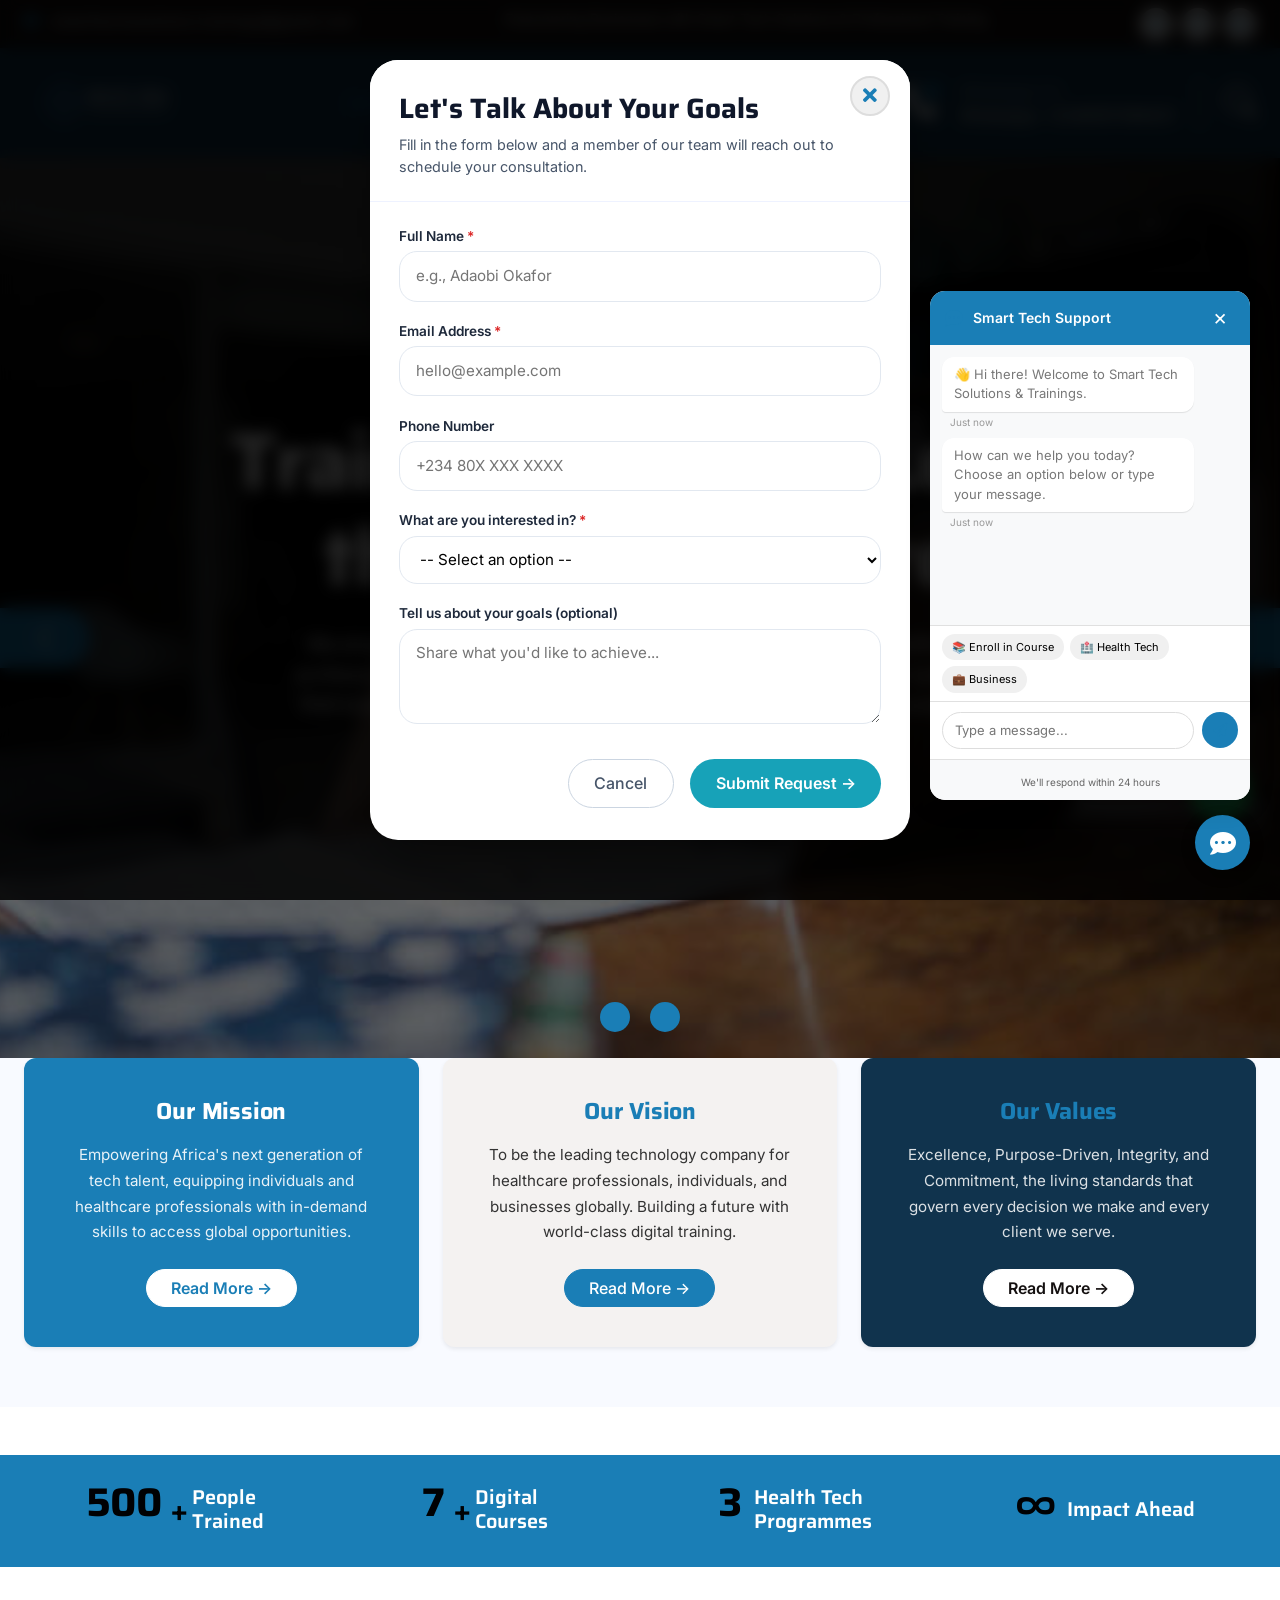
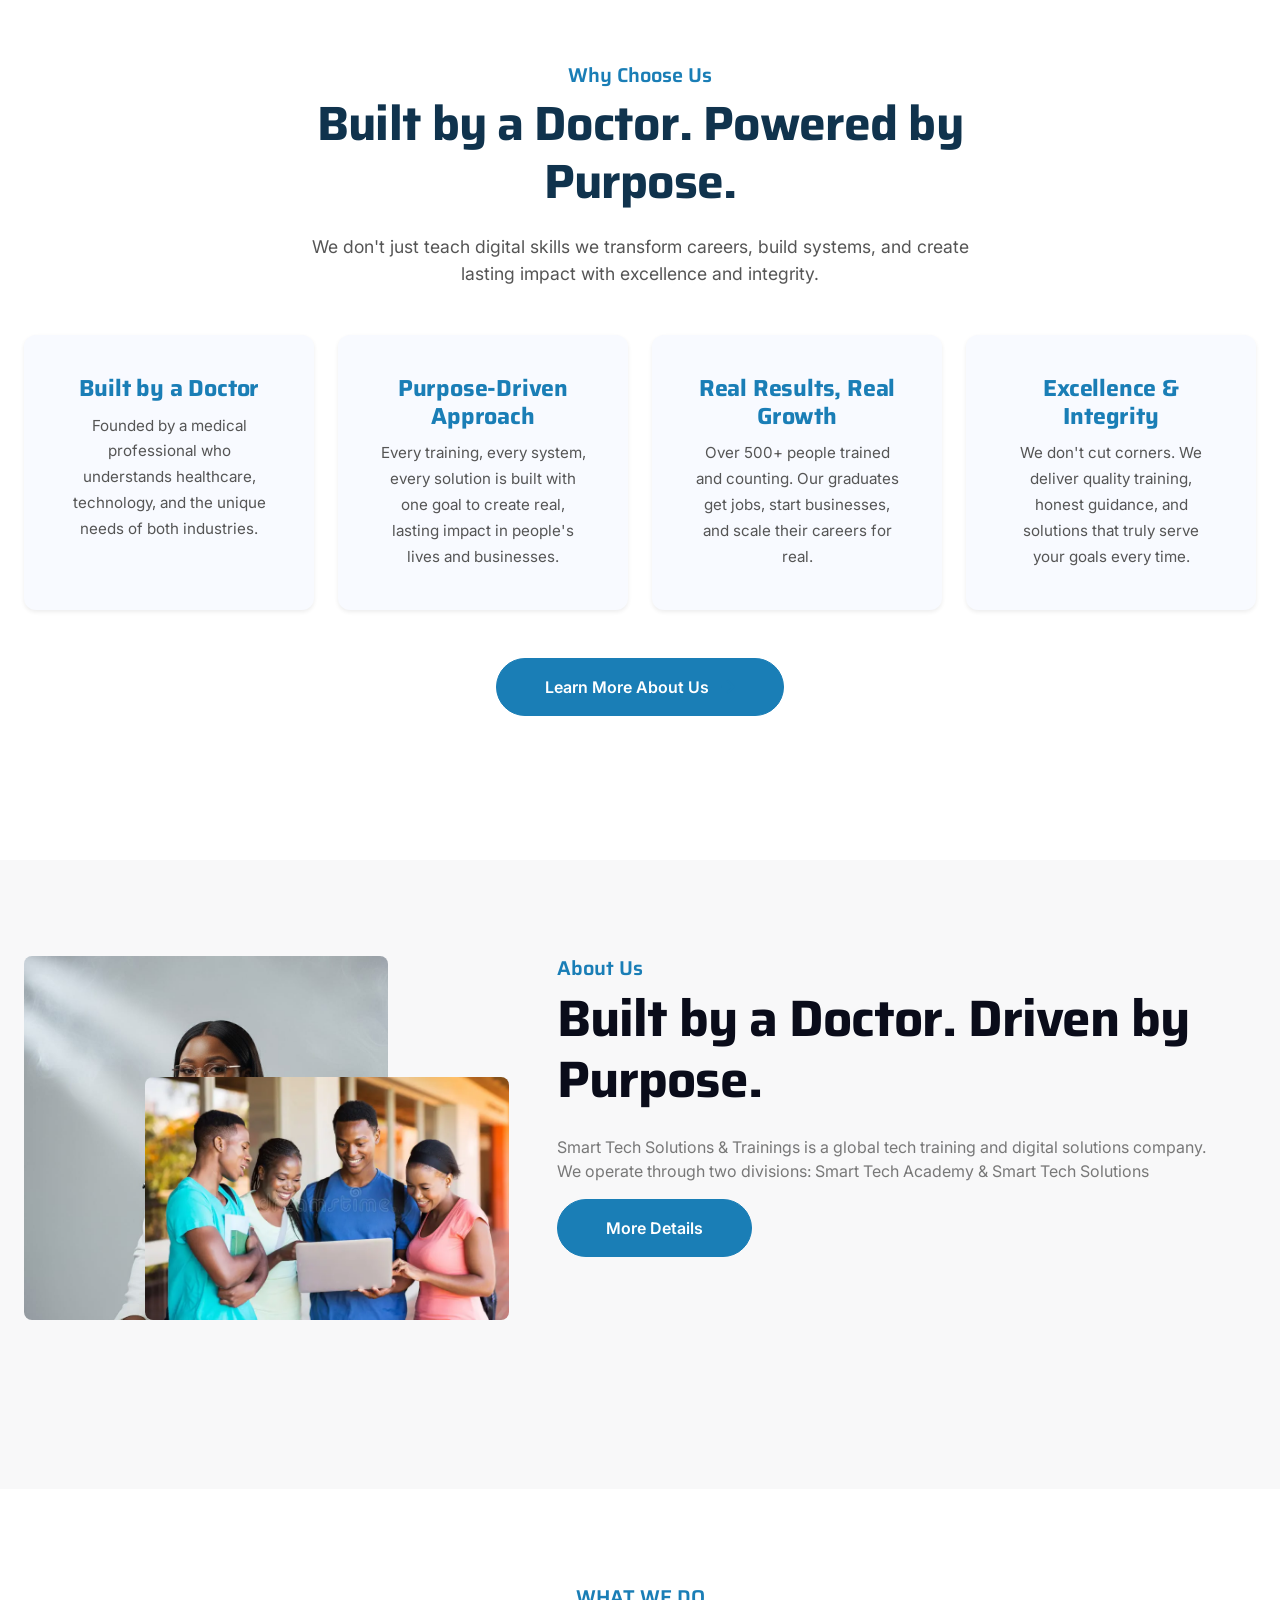
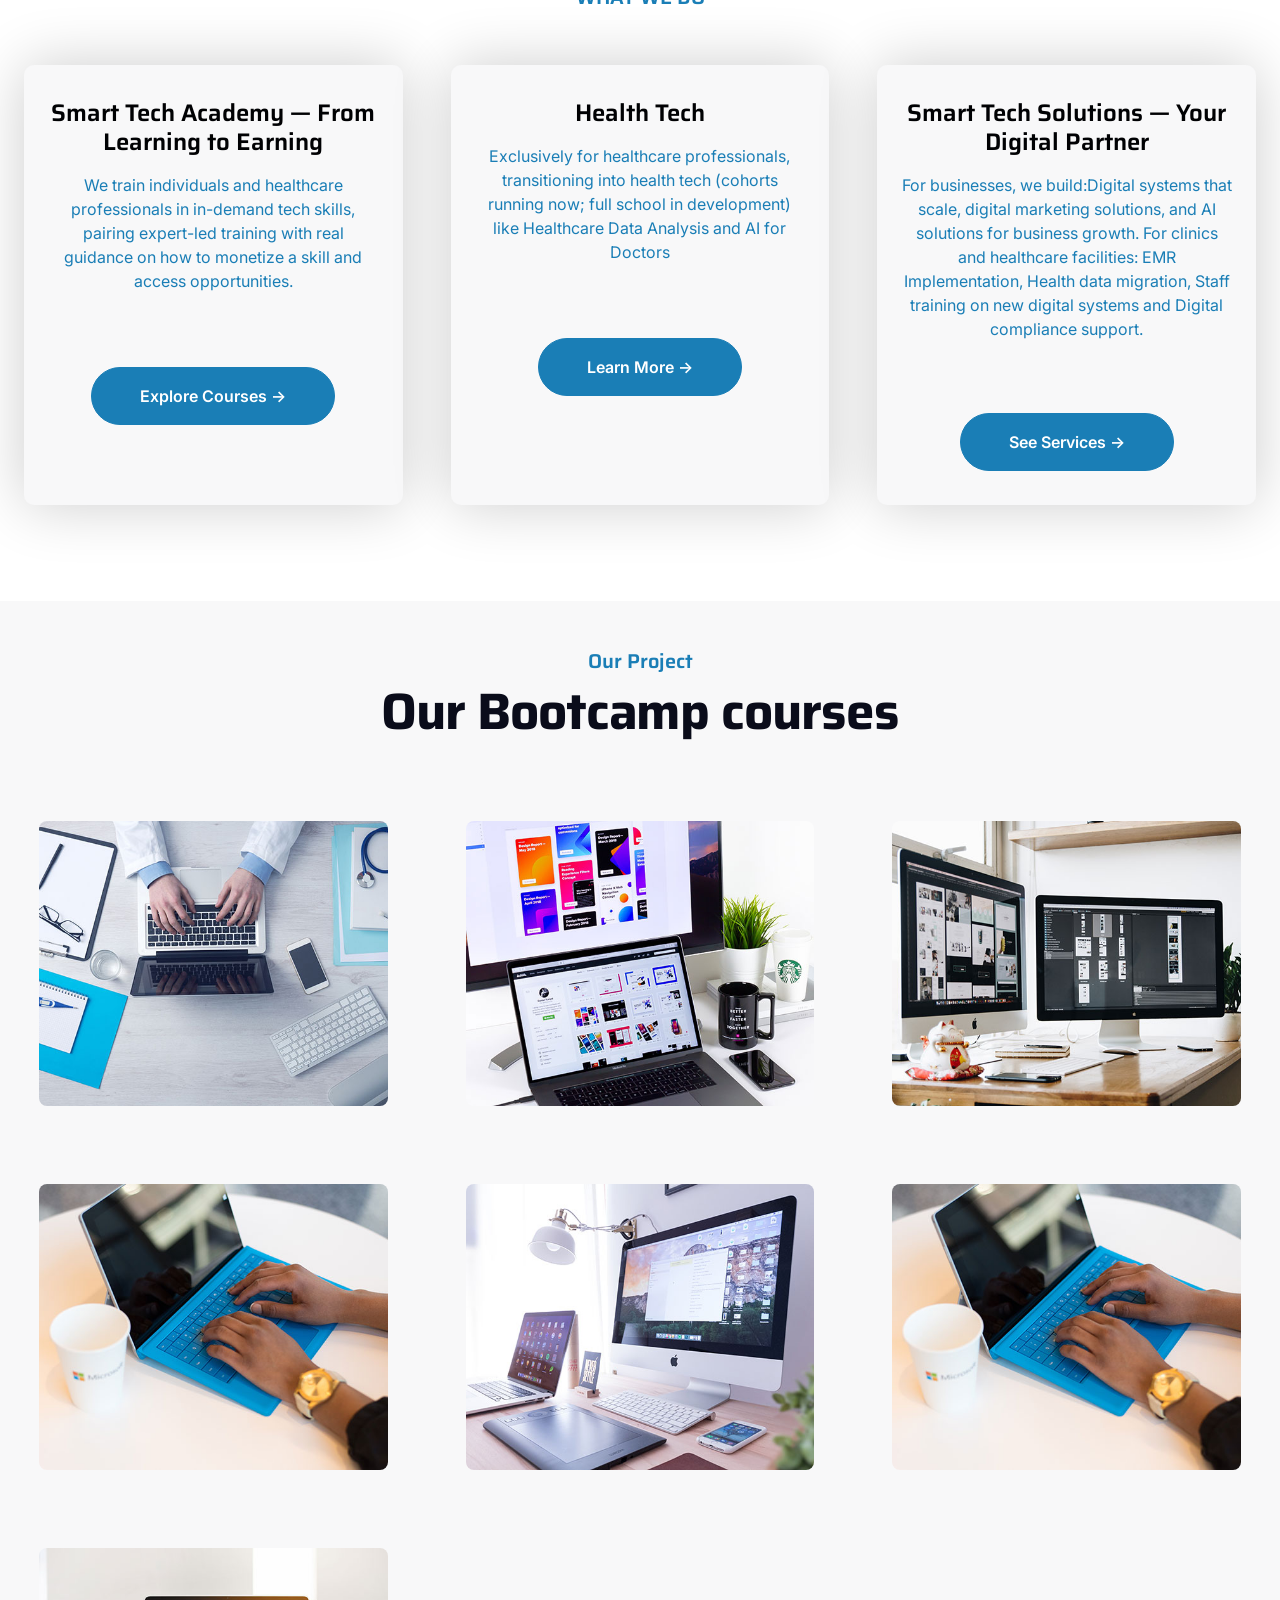
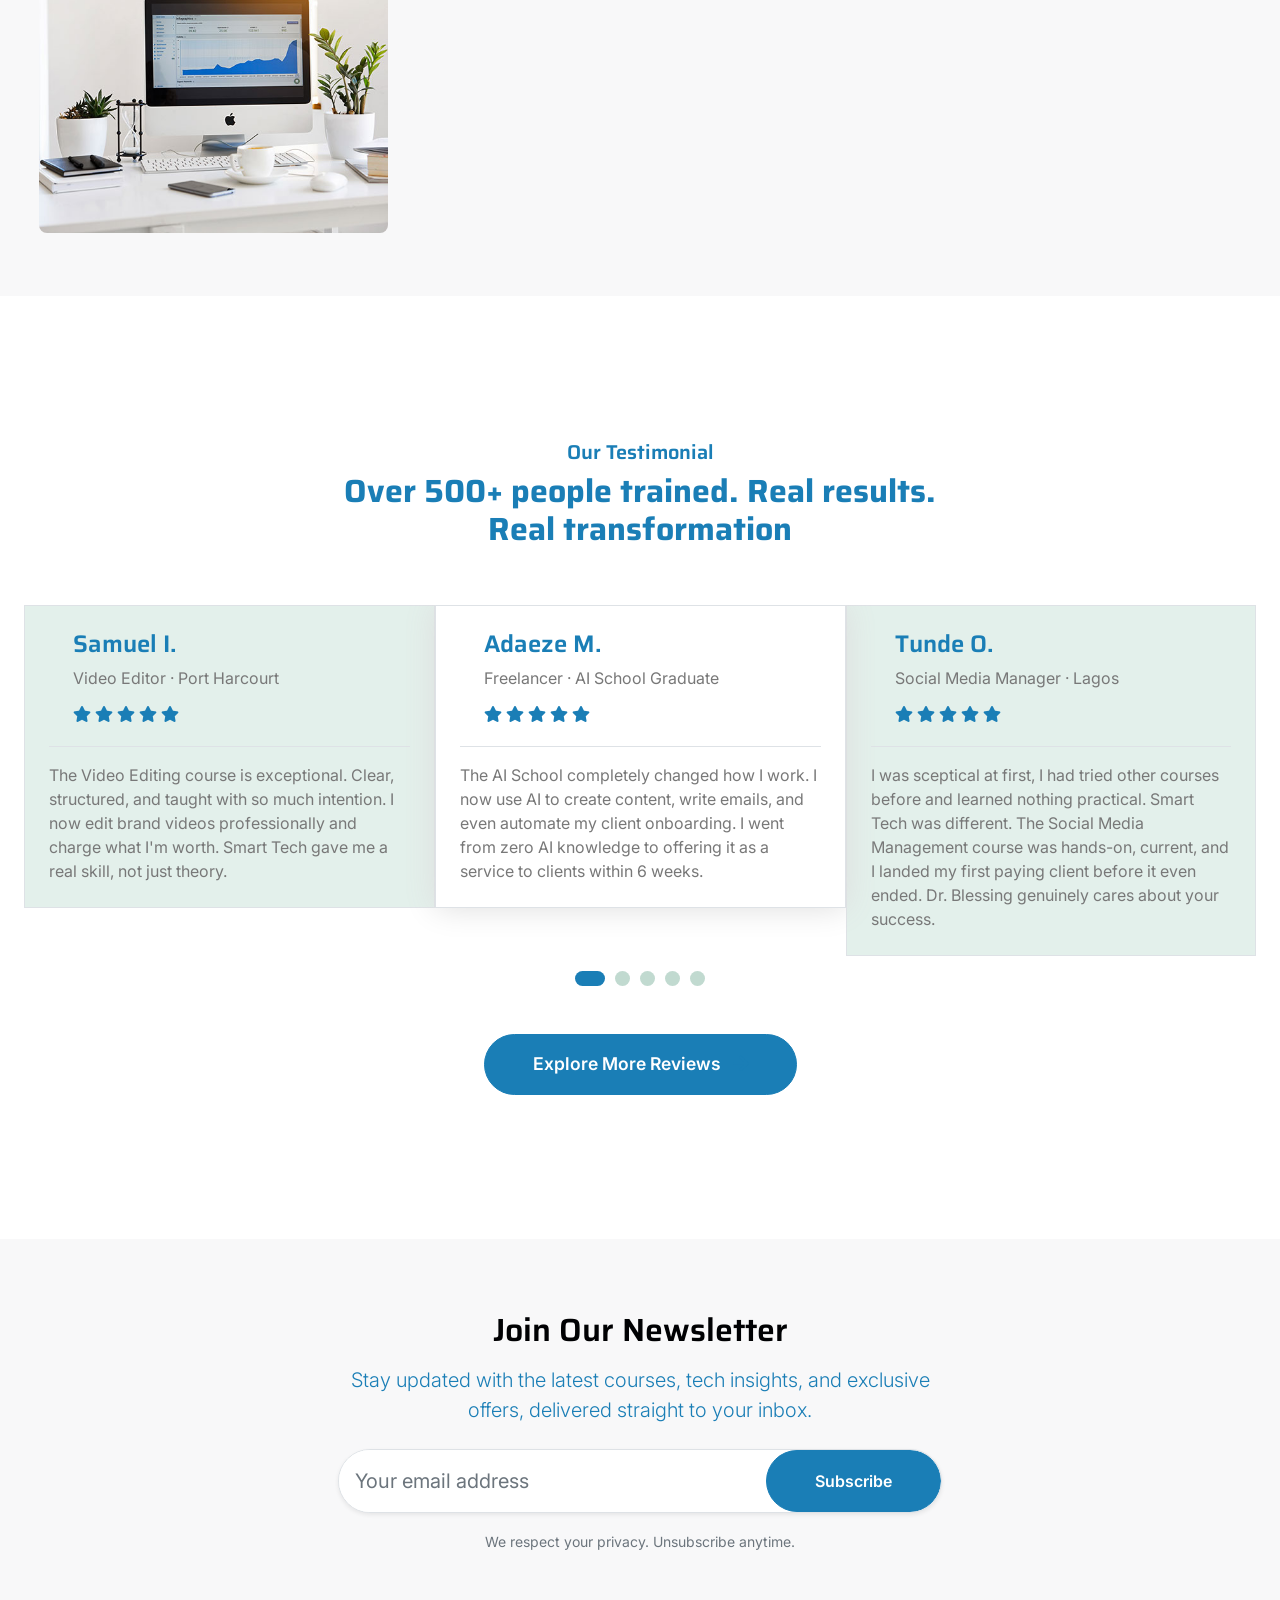
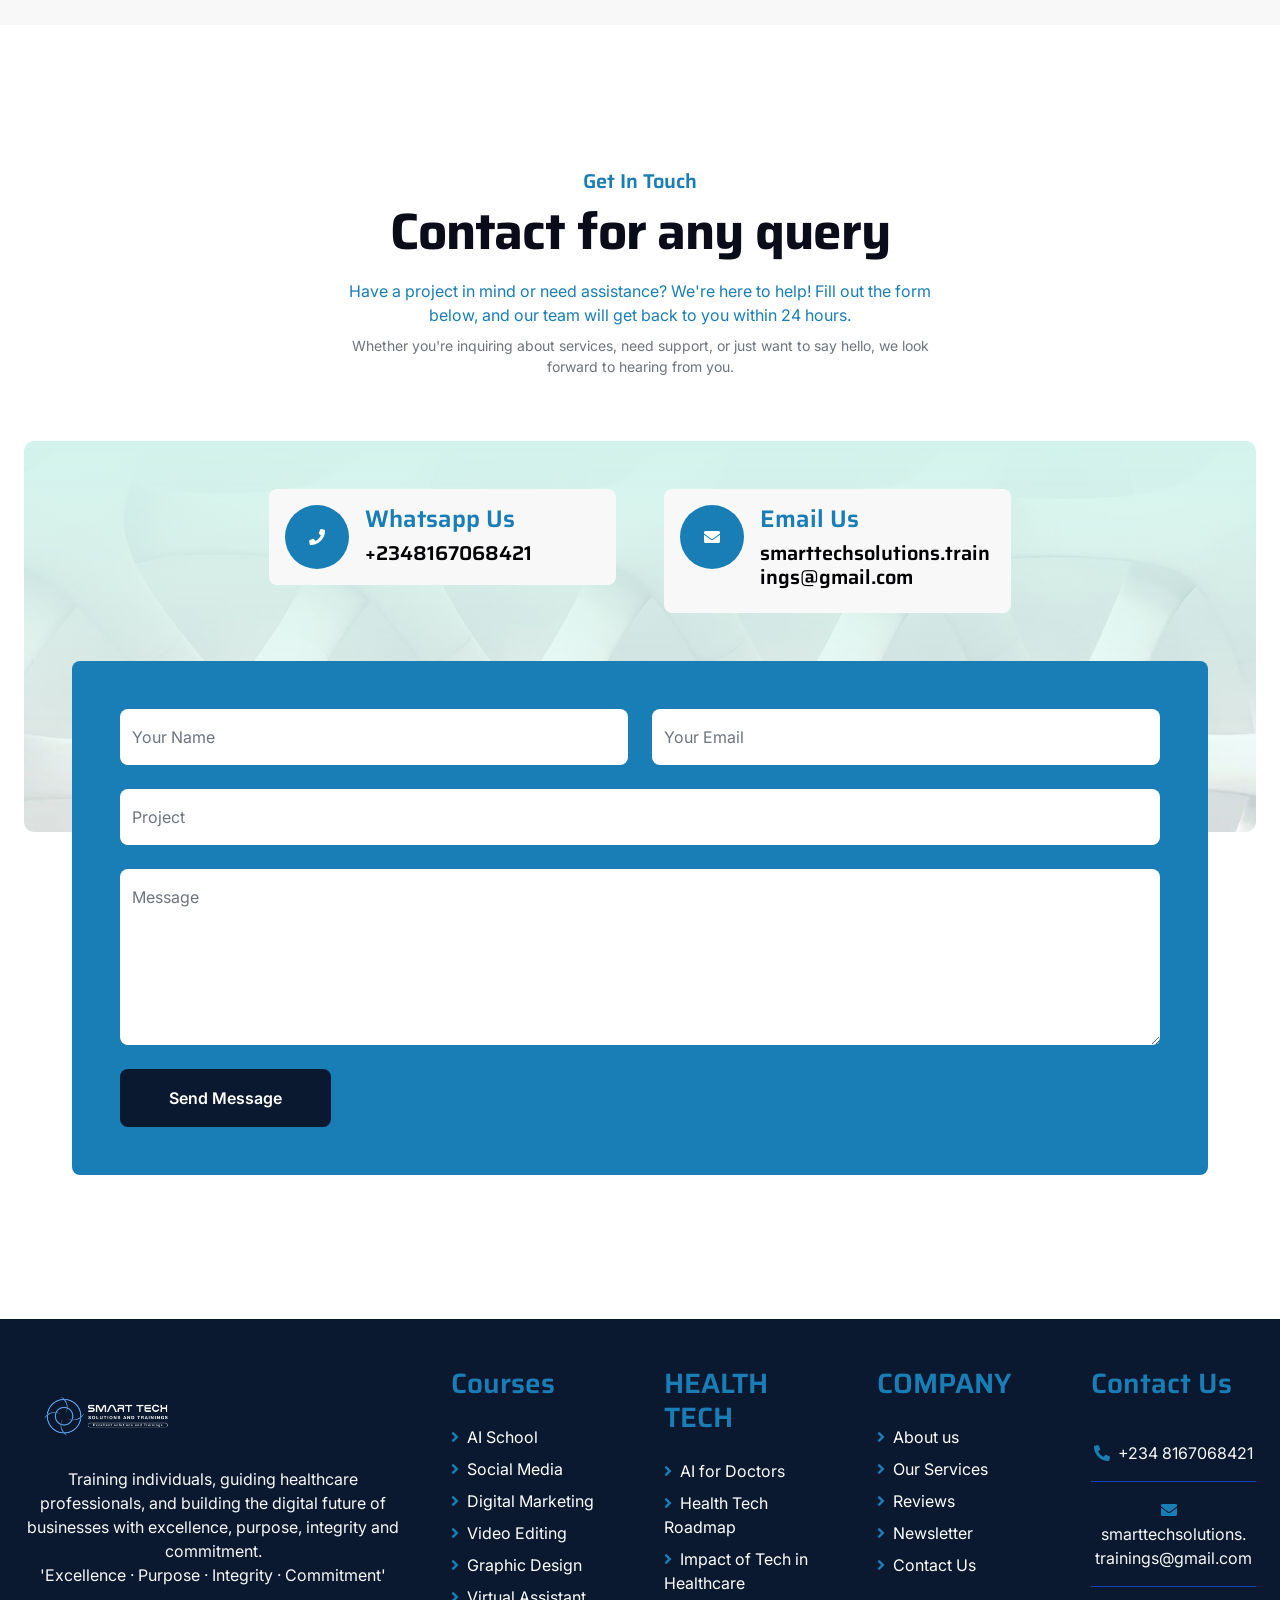
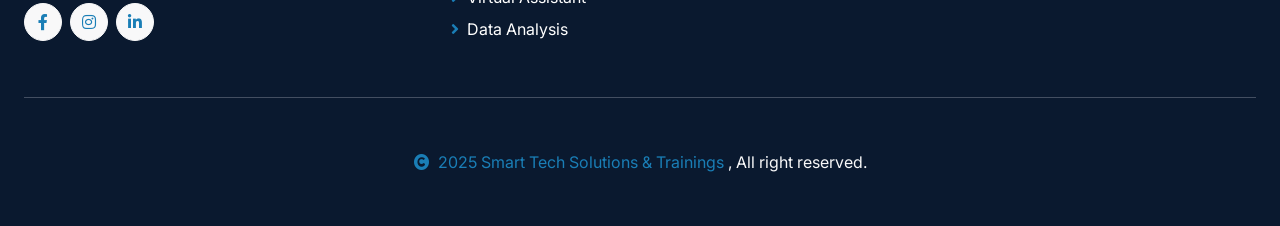
<file: index.html>
<!DOCTYPE html>
<html lang="en">

    <head>
        <meta charset="utf-8">
        <meta name="viewport" content="width=device-width, initial-scale=1.0">
        <title>SmartTech Solutions | Digital Skills & Health Tech Training</title>
        <meta name="description" content="SmartTech Solutions provides digital skills training, health tech consulting, and business digital solutions.">
        <meta name="keywords" content="digital skills training, health tech, AI for doctors, business digital solutions">
        <meta name="author" content="Dr. Blessing - SmartTech Solutions & Trainings">
        <meta name="robots" content="index, follow">

        <!-- Google Web Fonts -->
        <link rel="preconnect" href="https://fonts.googleapis.com">
        <link rel="preconnect" href="https://fonts.gstatic.com" crossorigin>
        <link href="https://fonts.googleapis.com/css2?family=Inter:wght@400;500;600&family=Saira:wght@500;600;700&display=swap" rel="stylesheet"> 

        <!-- Icon Font Stylesheet -->
        <link href="https://cdnjs.cloudflare.com/ajax/libs/font-awesome/5.10.0/css/all.min.css" rel="stylesheet">
        <link href="https://cdn.jsdelivr.net/npm/bootstrap-icons@1.4.1/font/bootstrap-icons.css" rel="stylesheet">

        <!-- Libraries Stylesheet -->
        <link href="lib/animate/animate.min.css" rel="stylesheet">
        <link href="lib/owlcarousel/assets/owl.carousel.min.css" rel="stylesheet">

        <link rel="icon" type="image/png" href="img/image1.png">

        <!-- Customized Bootstrap Stylesheet -->
        <link href="css/bootstrap.min.css" rel="stylesheet">

        <!-- Template Stylesheet -->
        <link href="css/style.css" rel="stylesheet">
    </head>

<body>
   

  

        <!-- Spinner Start -->
        <div id="spinner" class="show position-fixed translate-middle w-100 vh-100 top-50 start-50 d-flex align-items-center justify-content-center">
            <div class="spinner-grow text-primary" role="status"></div>
        </div>
        <!-- Spinner End -->

     
   
        <!-- Topbar Start -->
        <div class="container-fluid  py-2 d-none d-md-flex" style="background-color:#141010 !important;">
            <div class="container">
                <div class="d-flex justify-content-between topbar">
                    <div class="top-info">
                        <!--<small class="me-3 text-white-50"><a href="+2348012345678"><i class="fas fa-phone-alt text-secondary me-2"></i></a>+2348012345678</small>-->
                        <small class="me-3 text-white-50"><a href="smarttechsolutions.trainings@gmail.com  "><i class="fas fa-envelope me-2"></i></a> smarttechsolutions.trainings@gmail.com </small>
                    </div>
                    <div id="note" class="d-none d-xl-flex"><small>Empowering Businesses with Smart Tech Solutions & Professional Training</small></div>
                    <div class="top-link">
                        <a href="https://www.facebook.com/share/1MxezwJJPA/" class="bg-light nav-fill btn btn-sm-square rounded-circle"><i class="fab fa-facebook-f"></i></a>
                        <!--<a href="" class="bg-light nav-fill btn btn-sm-square rounded-circle"><i class="fab fa-twitter"></i></a>-->
                        <a href="https://www.instagram.com/smarttech__st?igsh=MTdrZnNtMTl6d2czZg==" class="bg-light nav-fill btn btn-sm-square rounded-circle"><i class="fab fa-instagram"></i></a>
                        <a href="https://www.linkedin.com/company/smart-tech-solutions-and-trainings/" class="bg-light nav-fill btn btn-sm-square rounded-circle me-0"><i class="fab fa-linkedin-in"></i></a>
                    </div>
                </div>
            </div>
        </div>
        <!-- Topbar End -->

        <!-- Navbar Start -->
        <div class="container-fluid  bg-dark" style="background-color: #10334D !important;">
            <div class="container">
                <nav class="navbar navbar-dark navbar-expand-lg py-0">
                    <a href="index.html" class="navbar-brand d-flex align-items-center">
                        <img src="img/Pi7_Tool_image1-removebg-preview.png" alt="Company Logo" style="height: 100px; width: auto;" class="me-2">
                    </a>

                    <button type="button" class="navbar-toggler me-0" data-bs-toggle="collapse" data-bs-target="#navbarCollapse">
                        <span class="navbar-toggler-icon"></span>
                    </button>

                    <div class="collapse navbar-collapse bg-transparent" id="navbarCollapse">
                        <div class="navbar-nav ms-auto mx-xl-auto p-0">
                            <a href="index.html" class="nav-item nav-link">Home</a>
                            <a href="courses.html" class="nav-item nav-link">Courses</a>
                             <a href="health.html" class="nav-item nav-link">Health Tech</a>
                            <a href="service.html" class="nav-item nav-link">Services</a>
                             <a href="about.html" class="nav-item nav-link">About</a>
                            <!--<a href="newsletter.html" class="nav-item nav-link">Newsletter</a>-->
                             <!--<div class="nav-item dropdown">
                                <a href="#" class="nav-link dropdown-toggle" data-bs-toggle="dropdown">Pages</a>
                                <div class="dropdown-menu rounded">
                                    <a href="blog.html" class="dropdown-item">Our Blog</a>
                                    <a href="team.html" class="dropdown-item">Our Team</a>
                                    <a href="testimonial.html" class="dropdown-item">Testimonial</a>
                                    <a href="404.html" class="dropdown-item">404 Page</a>
                                </div>
                            </div>-->
                            <!--<a href="contact.html" class="nav-item nav-link">Contact</a>-->
                        </div>
                    </div>

                    <div class="d-none d-xl-flex flex-shirink-0">
                        <div id="phone-tada" class="d-flex align-items-center justify-content-center me-4">
                            <a href="" class="position-relative animated tada infinite">
                                <i class="fa fa-phone-alt text-white fa-2x"></i>
                                <div class="position-absolute" style="top: -7px; left: 20px;">
                                    <span><i class="fa fa-comment-dots" style="color: #1A7EB6"></i></span>
                                </div>
                            </a>
                        </div>
                        <div class="d-flex flex-column pe-4 border-end">
                            <span class="text-white-50">Whatsapp Us</span>
                            <span class="" style="color: #F4F2E1">Whatsapp: +2348167068421</span>
                        </div>
                        <div class="d-flex align-items-center justify-content-center ms-4 ">
                            <a href="#"><i class="bi bi-search text-white fa-2x"></i> </a>
                        </div>
                    </div>
                </nav>
            </div>
        </div>
        <!-- Navbar End -->

     
         

        <!-- Carousel Start -->
        <div class="container-fluid px-0">
            <div id="carouselId" class="carousel slide" data-bs-ride="carousel">
                <ol class="carousel-indicators">
                    <li data-bs-target="#carouselId" data-bs-slide-to="0" class="active" aria-current="true" aria-label="First slide"></li>
                    <li data-bs-target="#carouselId" data-bs-slide-to="1" aria-label="Second slide"></li>
                </ol>
                <div class="carousel-inner" role="listbox">
                    <div class="carousel-item active">
                        <img src="img/hero2.jpg" class="img-fluid" alt="First slide">
                        <div class="carousel-caption">
                            <div class="container carousel-content">
                                <h6 class="h4 animated fadeInUp" style="color: #1A7EB6">Best Path to Didital Future</h6>
                                <h1 class="text-white display-1 mb-4 animated fadeInRight">Train. Transform. Lead the Digital Future</h1>
                                <p class="mb-4 text-white fs-5 animated fadeInDown">We empower individuals with cutting-edge digital skills, guide healthcare professionals into the future of health tech, and build robust digital systems that scale businesses, delivered with excellence and unwavering purpose.</p>
                                <a href="courses.html" class="me-2"><button type="button" class="px-4 py-sm-3 px-sm-5 btn btn-primary rounded-pill carousel-content-btn1 animated fadeInLeft">Explore Courses</button></a>
                                <!--<a href="" class="ms-2"><button type="button" class="px-4 py-sm-3 px-sm-5 btn btn-primary rounded-pill carousel-content-btn2 animated fadeInRight">Read More</button></a>-->
                            </div>
                        </div>
                    </div>
                    <div class="carousel-item">
                        <img src="img/carousel-2.jpg" class="img-fluid" alt="Second slide">
                        <div class="carousel-caption">
                            <div class="container carousel-content">
                                <h6 class="h4 animated fadeInUp" style="color:#1A7EB6">Best Trusted Digital Solutions</h6>
                                <h1 class="text-white display-1 mb-4 animated fadeInLeft">Quality Digital Services You Really Need!</h1>
                                <p class="mb-4 text-white fs-5 animated fadeInDown">Empowering your business to thrive in the digital world with innovative solutions tailored to your goals, delivering measurable results and sustainable growth you can see.</p>
                                <a href="contact.html" class="me-2"><button type="button" class="px-4 py-sm-3 px-sm-5 btn btn-primary rounded-pill carousel-content-btn1 animated fadeInLeft">Book A Consultation </button></a>
                                <!--<a href="" class="ms-2"><button type="button" class="px-4 py-sm-3 px-sm-5 btn btn-primary rounded-pill carousel-content-btn2 animated fadeInRight">Read More</button></a>-->
                            </div>
                        </div>
                    </div>
                </div>
                <button class="carousel-control-prev" type="button" data-bs-target="#carouselId" data-bs-slide="prev">
                    <span class="carousel-control-prev-icon" aria-hidden="true"></span>
                    <span class="visually-hidden">Previous</span>
                </button>
                <button class="carousel-control-next" type="button" data-bs-target="#carouselId" data-bs-slide="next">
                    <span class="carousel-control-next-icon" aria-hidden="true"></span>
                    <span class="visually-hidden">Next</span>
                </button>
            </div>
        </div>
      <!-- Carousel End -->



              <!-- START: VISION, MISSION & VALUES - WITH SPACING BETWEEN CARDS -->
                <div class="container-fluid" style="background: #f8faff; padding-top: 0; padding-bottom: 60px; margin-top: -1px;">
                    <div class="container" style="padding-top: 0;">
                        <div class="row g-4"> <!-- g-4 adds 1.5rem gap between cards -->
                            <!-- MISSION CARD - Background: #1A7EB6 -->
                            <div class="col-lg-4 col-md-6 animated fadeInUp" style="animation-delay: 0.1s;">
                                <div class="card h-100 border-0 shadow-sm text-center p-4" style="border-radius: 12px; transition: all 0.3s ease; background: #1A7EB6;">
                                    <div class="card-body">
                                        <!--<div class="mb-3" style="font-size: 3.5rem;">🚀</div>-->
                                        <h3 class="card-title mb-3" style="color: #ffffff !important; font-weight: 700;">Our Mission</h3>
                                        <p class="card-text" style="font-size: 0.95rem; line-height: 1.7; color: rgba(255,255,255,0.9);">
                                            Empowering Africa's next generation of tech talent, equipping individuals and healthcare professionals with in-demand skills to access global opportunities.
                                        </p>
                                        <a href="about.html#mission" class="btn btn-light rounded-pill px-4 mt-2" style="background: #ffffff; border-color: #ffffff; color: #1A7EB6; font-weight: 600;">
                                            Read More →
                                        </a>
                                    </div>
                                </div>
                            </div>

                            <!-- VISION CARD - Background: #F4F2F1 -->
                            <div class="col-lg-4 col-md-6 animated fadeInUp" style="animation-delay: 0.2s;">
                                <div class="card h-100 border-0 shadow-sm text-center p-4" style="border-radius: 12px; transition: all 0.3s ease; background: #F4F2F1;">
                                    <div class="card-body">
                                        <!--<div class="mb-3" style="font-size: 3.5rem;">🔭</div>-->
                                        <h3 class="card-title mb-3" style="color: #1A7EB6; font-weight: 700;">Our Vision</h3>
                                        <p class="card-text" style="font-size: 0.95rem; line-height: 1.7; color: #333333;">
                                            To be the leading technology company for healthcare professionals, individuals, and businesses globally. Building a future with world-class digital training.
                                        </p>
                                        <a href="about.html#vision" class="btn btn-primary rounded-pill px-4 mt-2" style="background: #1A7EB6; border-color: #1A7EB6; font-weight: 500; color: #ffffff;">
                                            Read More →
                                        </a>
                                    </div>
                                </div>
                            </div>

                            <!-- VALUES CARD - Background: #141010 -->
                            <div class="col-lg-4 col-md-6 animated fadeInUp" style="animation-delay: 0.3s;">
                                <div class="card h-100 border-0 shadow-sm text-center p-4" style="border-radius: 12px; transition: all 0.3s ease; background: #10334D;">
                                    <div class="card-body">
                                        <!--<div class="mb-3" style="font-size: 3.5rem;">💎</div>-->
                                        <h3 class="card-title mb-3" style="color: #ffffff; font-weight: 700;">Our Values</h3>
                                        <p class="card-text" style="font-size: 0.95rem; line-height: 1.7; color: rgba(255,255,255,0.85);">
                                            Excellence, Purpose-Driven, Integrity, and Commitment, the living standards that govern every decision we make and every client we serve.
                                        </p>
                                        <a href="about.html#values" class="btn btn-light rounded-pill px-4 mt-2" style="background: #ffffff; border-color: #ffffff; color: #141010; font-weight: 600;">
                                            Read More →
                                        </a>
                                    </div>
                                </div>
                            </div>
                        </div>
                    </div>
                </div>
             <!-- END: VISION, MISSION & VALUES - WITH SPACING BETWEEN CARDS -->



        
        <!-- Fact Start -->
            <div class="container-fluid fact py-4 mt-5" style="background-color: #1A7EB6; overflow: hidden;">
                <div class="container">
                    <div class="row g-2">
                        <div class="col animate-slide-up" style="animation-delay: 0.1s;">
                            <div class="d-flex counter justify-content-center align-items-center">
                                <h1 class="me-2 text-dark counter-value" style="font-size: 2.5rem;">500</h1>
                                <span class="text-dark fs-3 fw-bold">+</span>
                                <h5 class="text-white mt-1 ms-1">People <br>Trained</h5>
                            </div>
                        </div>
                        <div class="col animate-slide-up" style="animation-delay: 0.3s;">
                            <div class="d-flex counter justify-content-center align-items-center">
                                <h1 class="me-2 text-dark counter-value" style="font-size: 2.5rem;">7</h1>
                                <span class="text-dark fs-3 fw-bold">+</span>
                                <h5 class="text-white mt-1 ms-1">Digital <br>Courses</h5>
                            </div>
                        </div>
                        <div class="col animate-slide-up" style="animation-delay: 0.5s;">
                            <div class="d-flex counter justify-content-center align-items-center">
                                <h1 class="me-2 text-dark counter-value" style="font-size: 2.5rem;">3</h1>
                                <h5 class="text-white mt-1 ms-1">Health Tech <br>Programmes</h5>
                            </div>
                        </div>
                        <div class="col animate-slide-up" style="animation-delay: 0.7s;">
                            <div class="d-flex counter justify-content-center align-items-center">
                                <h1 class="me-2 text-dark" style="font-size: 2.5rem;">∞</h1>
                                <h5 class="text-white mt-1 ms-1">Impact Ahead</h5>
                            </div>
                        </div>
                    </div>
                </div>
            </div>
        <!-- Fact End -->
        
          <!-- Why Choose Us Start -->
        <div class="container-fluid py-5" style="background: #ffffff;">
            <div class="container py-5">
                <div class="text-center mx-auto pb-5 wow fadeIn" data-wow-delay=".3s" style="max-width: 700px;">
                    <h5 class="text-info" style="color: #1A7EB6 !important;">Why Choose Us</h5>
                    <h1 class="display-5 mb-4" style="font-weight: 700; color: #10334D;">Built by a Doctor. Powered by Purpose.</h1>
                    <p class="mb-0" style="font-size: 1.1rem; color: #555;">We don't just teach digital skills we transform careers, build systems, and create lasting impact with excellence and integrity.</p>
                </div>

                <div class="row g-4">
                    <!-- Reason 1 -->
                    <div class="col-lg-3 col-md-6 wow fadeInUp" data-wow-delay="0.1s">
                        <div class="card h-100 border-0 shadow-sm text-center p-4" style="border-radius: 12px; transition: all 0.3s ease; background: #f8faff;">
                            <div class="card-body">
                                <!--<div class="mb-3" style="font-size: 3rem;">👩‍⚕️</div>-->
                                <h5 class="card-title" style="color: #1A7EB6; font-weight: 700;">Built by a Doctor</h5>
                                <p class="card-text" style="font-size: 0.95rem; color: #555; line-height: 1.7;">
                                    Founded by a medical professional who understands healthcare, technology, and the unique needs of both industries.
                                </p>
                            </div>
                        </div>
                    </div>

                    <!-- Reason 2 -->
                    <div class="col-lg-3 col-md-6 wow fadeInUp" data-wow-delay="0.2s">
                        <div class="card h-100 border-0 shadow-sm text-center p-4" style="border-radius: 12px; transition: all 0.3s ease; background: #f8faff;">
                            <div class="card-body">
                                <!--<div class="mb-3" style="font-size: 3rem;">🎯</div>-->
                                <h5 class="card-title" style="color: #1A7EB6; font-weight: 700;">Purpose-Driven Approach</h5>
                                <p class="card-text" style="font-size: 0.95rem; color: #555; line-height: 1.7;">
                                    Every training, every system, every solution is built with one goal to create real, lasting impact in people's lives and businesses.
                                </p>
                            </div>
                        </div>
                    </div>

                    <!-- Reason 3 -->
                    <div class="col-lg-3 col-md-6 wow fadeInUp" data-wow-delay="0.3s">
                        <div class="card h-100 border-0 shadow-sm text-center p-4" style="border-radius: 12px; transition: all 0.3s ease; background: #f8faff;">
                            <div class="card-body">
                                <!--<div class="mb-3" style="font-size: 3rem;">📈</div>-->
                                <h5 class="card-title" style="color: #1A7EB6; font-weight: 700;">Real Results, Real Growth</h5>
                                <p class="card-text" style="font-size: 0.95rem; color: #555; line-height: 1.7;">
                                    Over 500+ people trained and counting. Our graduates get jobs, start businesses, and scale their careers for real.
                                </p>
                            </div>
                        </div>
                    </div>

                    <!-- Reason 4 -->
                    <div class="col-lg-3 col-md-6 wow fadeInUp" data-wow-delay="0.4s">
                        <div class="card h-100 border-0 shadow-sm text-center p-4" style="border-radius: 12px; transition: all 0.3s ease; background: #f8faff;">
                            <div class="card-body">
                                <!--<div class="mb-3" style="font-size: 3rem;">🌟</div>-->
                                <h5 class="card-title" style="color: #1A7EB6; font-weight: 700;">Excellence & Integrity</h5>
                                <p class="card-text" style="font-size: 0.95rem; color: #555; line-height: 1.7;">
                                    We don't cut corners. We deliver quality training, honest guidance, and solutions that truly serve your goals every time.
                                </p>
                            </div>
                        </div>
                    </div>
                </div>

                <!-- Optional: CTA Button -->
                <div class="text-center mt-5 wow fadeInUp" data-wow-delay="0.5s">
                    <a href="about.html" class="btn btn-primary rounded-pill px-5 py-3" style="background: #1A7EB6; border-color: #1A7EB6; font-weight: 600;">
                        Learn More About Us <i class="fas fa-arrow-right ms-2"></i>
                    </a>
                </div>
            </div>
        </div>
     <!-- Why Choose Us End -->

        <!-- About Start -->
                <div class="container-fluid bg-light py-5 my-5">
                    <div class="container pt-5">
                        <div class="row g-5">
                            <div class="col-lg-5 col-md-6 col-sm-12 wow fadeIn" data-wow-delay=".3s">
                                <div class="h-100 position-relative">
                                    <img src="img/Dr Blessing.jpeg" class="img-fluid w-75 rounded" alt="" style="margin-bottom: 25%;">
                                    <div class="position-absolute w-75" style="top: 25%; left: 25%;">
                                        <img src="img/hero 1.webp" class="img-fluid w-100 rounded" alt="">
                                    </div>
                                </div>
                            </div>
                            <div class="col-lg-7 col-md-6 col-sm-12 wow fadeIn" data-wow-delay=".5s">
                                <h5 class="text-info">About Us</h5>
                                <h1 class="mb-4">Built by a Doctor. Driven by Purpose.</h1>
                                <p>Smart Tech Solutions & Trainings is a global tech training and digital solutions company.<br> 
                                    We operate through two divisions: Smart Tech Academy & Smart Tech Solutions</p>
                                <a href="about.html" class="btn btn-custom rounded-pill px-5 py-3 text-white">More Details</a>
                            </div>
                        </div>
                    </div>
                </div>
 
        <!-- About End -->


     <!-- Services Start -->
        <div class="container-fluid bg-white services py-5 mb-5">
           <div class="container">
                <div class="text-center mx-auto pb-5 wow fadeIn" data-wow-delay=".3s" style="max-width: 600px;">
                    <h5 class="text-info">WHAT WE DO</h5>
                    <!--<h1>Three Pillars. One Mission</h1>-->
                </div>
                <div class="row g-5 services-inner">
                    <div class="col-md-6 col-lg-4 wow fadeIn" data-wow-delay=".3s">
                        <div class="services-item bg-light">
                            <div class="p-4 text-center services-content">
                                <div class="services-content-icon">
                                    
                                    <h4 class="mb-3">Smart Tech Academy — From Learning to Earning</h4>
                                    <p class="mb-4"> We train individuals and healthcare professionals in in-demand tech skills, pairing expert-led training with real guidance on how to monetize a skill and access opportunities.
                                           
                                   </p>
                                    <a href="course.html" class="btn btn-secondary text-white px-5 py-3 rounded-pill">Explore Courses  →</a>
                                </div>
                            </div>
                        </div>
                    </div>
            
                    <div class="col-md-6 col-lg-4 wow fadeIn" data-wow-delay=".7s">
                        <div class="services-item bg-light">
                            <div class="p-4 text-center services-content">
                                <div class="services-content-icon">
                                     
                                    <h4 class="mb-3">Health Tech</h4>
                                    <p class="mb-4"> Exclusively for
                                        healthcare professionals, transitioning into health tech (cohorts running now; full school in development) like Healthcare Data Analysis
                                          and AI for Doctors
                                    </p>
                                    <a href="health.html" class="btn btn-secondary text-white px-5 py-3 rounded-pill">Learn More →</a>
                                </div>
                            </div>
                        </div>
                    </div>
            
                <div class="col-md-6 col-lg-4 wow fadeIn" data-wow-delay=".7s">
                    <div class="services-item bg-light">
                        <div class="p-4 text-center services-content">
                            <div class="services-content-icon">
                               
                                <h4 class="mb-3">Smart Tech Solutions — Your Digital Partner</h4>
                                <p class="mb-4"> For businesses, we build:Digital systems that scale, digital marketing solutions, and AI solutions for business growth.
                                    For clinics and healthcare facilities: EMR Implementation, Health data migration, Staff training on new digital systems and Digital compliance support.
                                   
                                </p>
                                <a href="service.html" class="btn btn-secondary text-white px-5 py-3 mt-5 rounded-pill">See Services → </a>
                            </div>
                        </div>
                    </div>
                </div>
            </div>
        
            
         </div>
       </div>
    <!-- Services End -->


        <!-- Project Start -->
        <div class="container-fluid bg-light project py-5 mb-5">
            <div class="container">
                <div class="text-center mx-auto pb-5 wow fadeIn" data-wow-delay=".3s" style="max-width: 600px;">
                    <h5 class="text">Our Project</h5>
                    <h1>Our Bootcamp courses</h1>
                </div>
                <div class="row g-5">
                    <div class="col-md-6 col-lg-4 wow fadeIn" data-wow-delay=".3s">
                        <div class="project-item">
                          
                            <div class="project-img">
                                <img src="img/project-1.jpg" class="img-fluid w-100 rounded" alt="">
                                <div class="project-content">
                                    <a href="#" class="text-center">
                                        <h4 class="text-dark">Web design</h4>
                                        <p class="m-0 text-white">Web Analysis</p>
                                    </a>
                                </div>
                            </div>
                        
                        </div>
                    </div>
                    <div class="col-md-6 col-lg-4 wow fadeIn" data-wow-delay=".5s">
                        <div class="project-item">
                            <div class="project-img">
                                <img src="img/project-2.jpg" class="img-fluid w-100 rounded" alt="">
                                <div class="project-content">
                                    <a href="#" class="text-center">
                                        <h4 class="text-dark">Cybersecurity School</h4>
                                        <p class="m-0 text-white">Cyber Security Core</p>
                                    </a>
                                </div>
                            </div>
                        </div>
                    </div>
                    <div class="col-md-6 col-lg-4 wow fadeIn" data-wow-delay=".7s">
                        <div class="project-item">
                            <div class="project-img">
                                <img src="img/project-3.jpg" class="img-fluid w-100 rounded" alt="">
                                <div class="project-content">
                                    <a href="#" class="text-center">
                                        <h4 class="text-dark">Content School </h4>
                                        <p class="m-0 text-white">video editing, graphic design, UI/UX</p>
                                    </a>
                                </div>
                            </div>
                        </div>
                    </div>
                    <div class="col-md-6 col-lg-4 wow fadeIn" data-wow-delay=".3s">
                        <div class="project-item">
                            <div class="project-img">
                                <img src="img/project-4.jpg" class="img-fluid w-100 rounded" alt="">
                                <div class="project-content">
                                    <a href="#" class="text-center">
                                        <h4 class="text-dark">Virtual Assistant School</h4>
                                        <p class="m-0 text-white">Virtual Assistant</p>
                                    </a>
                                </div>
                            </div>
                        </div>
                    </div>
                    <div class="col-md-6 col-lg-4 wow fadeIn" data-wow-delay=".5s">
                        <div class="project-item">
                            <div class="project-img">
                                <img src="img/project-5.jpg" class="img-fluid w-100 rounded" alt="">
                                <div class="project-content">
                                    <a href="#" class="text-center">
                                        <h4 class="text-dark">Marketing School</h4>
                                        <p class="m-0 text-white">Digital Marketing</p>
                                    </a>
                                </div>
                            </div>
                        </div>
                    </div>
                     <div class="col-md-6 col-lg-4 wow fadeIn" data-wow-delay=".3s">
                        <div class="project-item">
                            <div class="project-img">
                                <img src="img/project-4.jpg" class="img-fluid w-100 rounded" alt="">
                                <div class="project-content">
                                    <a href="#" class="text-center">
                                        <h4 class="text-dark">AI School</h4>
                                        <p class="m-0 text-white">AI Analysis</p>
                                    </a>
                                </div>
                            </div>
                        </div>
                    </div>
                    <div class="col-md-6 col-lg-4 wow fadeIn" data-wow-delay=".7s">
                        <div class="project-item">
                            <div class="project-img">
                                <img src="img/project-6.jpg" class="img-fluid w-100 rounded" alt="">
                                <div class="project-content">
                                    <a href="#" class="text-center">
                                        <h4 class="text-dark">Data Analyst School</h4>
                                        <p class="m-0 text-white">Data Analysis</p>
                                    </a>
                                </div>
                            </div>
                        </div>
                    </div>
                </div>
            </div>
        </div>
        <!-- Project End -->



       <!-- Testimonial Start -->
        <div class="container-fluid testimonial py-5 my-5">
            <div class="container py-5">
                <div class="text-center mx-auto pb-5 wow fadeIn" data-wow-delay=".3s" style="max-width: 600px;">
                    <h5 class="text-primary">Our Testimonial</h5>
                    <h3>Over 500+ people trained. Real results. Real transformation</h3>
                </div>
                <div class="owl-carousel testimonial-carousel wow fadeIn" data-wow-delay=".5s">

                    <!-- Testimonial 1 -->
                    <div class="testimonial-item border p-4">
                        <div class="d-flex align-items-center">
                            <div class="ms-4">
                                <h4 class="text-secondary">Adaeze M.</h4>
                                <p class="m-0 pb-3">Freelancer · AI School Graduate</p>
                                <div class="d-flex pe-5">
                                    <i class="fas fa-star me-1 text-primary"></i>
                                    <i class="fas fa-star me-1 text-primary"></i>
                                    <i class="fas fa-star me-1 text-primary"></i>
                                    <i class="fas fa-star me-1 text-primary"></i>
                                    <i class="fas fa-star me-1 text-primary"></i>
                                </div>
                            </div>
                        </div>
                        <div class="border-top mt-4 pt-3">
                            <p class="mb-0">The AI School completely changed how I work. I now use AI to create content, write emails, and even automate my client onboarding. I went from zero AI knowledge to offering it as a service to clients within 6 weeks.</p>
                        </div>
                    </div>

                    <!-- Testimonial 2 -->
                    <div class="testimonial-item border p-4">
                        <div class="d-flex align-items-center">
                            <div class="ms-4">
                                <h4 class="text-secondary">Tunde O.</h4>
                                <p class="m-0 pb-3">Social Media Manager · Lagos</p>
                                <div class="d-flex pe-5">
                                    <i class="fas fa-star me-1 text-primary"></i>
                                    <i class="fas fa-star me-1 text-primary"></i>
                                    <i class="fas fa-star me-1 text-primary"></i>
                                    <i class="fas fa-star me-1 text-primary"></i>
                                    <i class="fas fa-star me-1 text-primary"></i>
                                </div>
                            </div>
                        </div>
                        <div class="border-top mt-4 pt-3">
                            <p class="mb-0">I was sceptical at first, I had tried other courses before and learned nothing practical. Smart Tech was different. The Social Media Management course was hands-on, current, and I landed my first paying client before it even ended. Dr. Blessing genuinely cares about your success.</p>
                        </div>
                    </div>

                    <!-- Testimonial 3 -->
                    <div class="testimonial-item border p-4">
                        <div class="d-flex align-items-center">
                            <div class="ms-4">
                                <h4 class="text-secondary">Chioma E.</h4>
                                <p class="m-0 pb-3">Small Business Owner · Abuja</p>
                                <div class="d-flex pe-5">
                                    <i class="fas fa-star me-1 text-primary"></i>
                                    <i class="fas fa-star me-1 text-primary"></i>
                                    <i class="fas fa-star me-1 text-primary"></i>
                                    <i class="fas fa-star me-1 text-primary"></i>
                                    <i class="fas fa-star me-1 text-primary"></i>
                                </div>
                            </div>
                        </div>
                        <div class="border-top mt-4 pt-3">
                            <p class="mb-0">The Digital Marketing course gave me everything I needed to run ads for my own business. My sales have doubled in 3 months since applying what I learned, Worth every naira.</p>
                        </div>
                    </div>

                    <!-- Testimonial 4 -->
                    <div class="testimonial-item border p-4">
                        <div class="d-flex align-items-center">
                            <div class="ms-4">
                                <h4 class="text-secondary">Fatima K.</h4>
                                <p class="m-0 pb-3">Virtual Assistant · Kano</p>
                                <div class="d-flex pe-5">
                                    <i class="fas fa-star me-1 text-primary"></i>
                                    <i class="fas fa-star me-1 text-primary"></i>
                                    <i class="fas fa-star me-1 text-primary"></i>
                                    <i class="fas fa-star me-1 text-primary"></i>
                                    <i class="fas fa-star me-1 text-primary"></i>
                                </div>
                            </div>
                        </div>
                        <div class="border-top mt-4 pt-3">
                            <p class="mb-0">I joined the Virtual Assistant training as a stay-at-home mum looking for remote income. Within 2 months of completing the course, I had 3 clients and was earning consistently from home. Smart Tech didn't just teach me skills, they changed my life.</p>
                        </div>
                    </div>

                    <!-- Testimonial 5 -->
                    <div class="testimonial-item border p-4">
                        <div class="d-flex align-items-center">
                            <div class="ms-4">
                                <h4 class="text-secondary">Samuel I.</h4>
                                <p class="m-0 pb-3">Video Editor · Port Harcourt</p>
                                <div class="d-flex pe-5">
                                    <i class="fas fa-star me-1 text-primary"></i>
                                    <i class="fas fa-star me-1 text-primary"></i>
                                    <i class="fas fa-star me-1 text-primary"></i>
                                    <i class="fas fa-star me-1 text-primary"></i>
                                    <i class="fas fa-star me-1 text-primary"></i>
                                </div>
                            </div>
                        </div>
                        <div class="border-top mt-4 pt-3">
                            <p class="mb-0">The Video Editing course is exceptional. Clear, structured, and taught with so much intention. I now edit brand videos professionally and charge what I'm worth. Smart Tech gave me a real skill, not just theory.</p>
                        </div>
                    </div>

                </div>

                <!-- ====== EXPLORE MORE BUTTON ADDED HERE ====== -->
                <div class="text-center mt-5 wow fadeInUp" data-wow-delay=".5s">
                    <a href="testimonial.html" class="btn btn-primary rounded-pill px-5 py-3" style="background: #1A7EB6; border-color: #1A7EB6; font-weight: 600; font-size: 1.1rem;">
                        Explore More Reviews <i class="fas fa-arrow-right ms-2"></i>
                    </a>
                </div>
                <!-- ====== END EXPLORE MORE BUTTON ====== -->

            </div>
        </div>
        <!-- Testimonial End -->


        <!--newsletter starts-->
           <section class="container-fluid  bg-light py-5">
                <div class="container py-4">
                    <div class="row justify-content-center">
                        <div class="col-lg-8 col-xl-6 text-center">
                            <h2 class="mb-3">Join Our Newsletter</h2>
                            <p class="lead mb-4">Stay updated with the latest courses, tech insights, and exclusive offers, delivered straight to your inbox.</p>
                            <form action="#" method="POST" class="newsletter-form">
                                <div class="input-group mb-3 shadow-sm rounded-pill overflow-hidden">
                                    <input type="email" class="form-control form-control-lg border-0 py-3" placeholder="Your email address" required>
                                    <button class="btn btn-primary px-4 px-lg-5 rounded-pill" type="submit">Subscribe</button>
                                </div>
                                <small class="text-muted">We respect your privacy. Unsubscribe anytime.</small>
                            </form>
                        </div>
                    </div>
                </div>
           </section>
        <!--newsletter end-->

        <!-- Contact Start -->
       <div class="container-fluid py-5 mt-5">
            <div class="container py-5">
                <div class="text-center mx-auto pb-5 wow fadeIn" data-wow-delay=".3s" style="max-width: 600px;">
                    <h5 class="text-primary">Get In Touch</h5>
                    <h1 class="mb-3">Contact for any query</h1>
                       <p class="mb-2">Have a project in mind or need assistance? We're here to help! Fill out the form below, and our team will get back to you within 24 hours.</p>
                     <p class="small text-muted">Whether you're inquiring about services, need support, or just want to say hello, we look forward to hearing from you.</p>
                </div>
                <div class="contact-detail position-relative p-5">
                    <div class="row g-5 mb-5 justify-content-center">
                       
                        <div class="col-xl-4 col-lg-6 wow fadeIn" data-wow-delay=".5s">
                            <div class="d-flex bg-light p-3 rounded">
                                <div class="flex-shrink-0 btn-square bg-info rounded-circle" style="background-color: #1A7EB6 !important; width: 64px; height: 64px;">
                                    <i class="fa fa-phone text-white"></i>
                                </div>
                                <div class="ms-3">
                                    <h4 class="text-primary">Whatsapp Us</h4>
                                    <a class="h5" href="tel:+2348167068421" target="_blank">+2348167068421</a>
                                </div>
                            </div>
                        </div>
                        <div class="col-xl-4 col-lg-6 wow fadeIn" data-wow-delay=".7s">
                            <div class="d-flex bg-light p-3 rounded">
                                <div class="flex-shrink-0 btn-square bg-info rounded-circle" style=" background-color: #1A7EB6 !important; width: 64px; height: 64px;">
                                    <i class="fa fa-envelope text-white"></i>
                                </div>
                                <div class="ms-3" style="overflow: hidden; min-height: auto;">
                                <h4 class="text-primary" style="margin-bottom: 8px;">Email Us</h4>
                                <a class="h5" href="mailto:smarttechsolutions.trainings@gmail.com " target="_blank" style="display: inline-block; word-break: break-word; white-space: normal;">smarttechsolutions.trainings@gmail.com</a>
                            </div>
                            </div>
                        </div>
                    </div>
                    <div class="row g-5">
                        <div class="col-lg-12 wow fadeIn" data-wow-delay=".5s">
                            <div class="p-5 rounded contact-form">
                                <form class="row g-4">
                                    <div class="col-md-6">
                                        <input type="text" class="form-control border-0 py-3" placeholder="Your Name">
                                    </div>
                                    <div class="col-md-6">
                                        <input type="email" class="form-control border-0 py-3" placeholder="Your Email">
                                    </div>
                                    <div class="col-md-12">
                                        <input type="text" class="form-control border-0 py-3" placeholder="Project">
                                    </div>
                                    <div class="col-md-12">
                                        <textarea class="w-100 form-control border-0 py-3" rows="6" cols="10" placeholder="Message"></textarea>
                                    </div>
                                    <div class="col-md-12 text-start">
                                        <button class="btn bg-dark text-white py-3 px-5" type="button">Send Message</button>
                                    </div>
                                </form>
                            </div>
                        </div>
                    </div>
                </div>
            </div> 
        </div>
        <!-- Contact End -->


        <!-- Footer Start -->
          <div class="container-fluid footer bg-dark wow fadeIn" data-wow-delay=".3s">
            <div class="container pt-5 pb-4">
                <div class="row g-5">
                <!-- Logo & company info - wider on large screens -->
                <div class="col-lg-4 col-md-6">
                    <a href="index.html">
                    <img src="img/Pi7_Tool_image1-removebg-preview.png" alt="Company Logo" style="height: 100px; width: auto;" class="me-2">
                    </a>
                    <p class="mt-0 text-light">
                    Training individuals, guiding healthcare professionals, and building the digital future of businesses with excellence, purpose, integrity and commitment.<br>
                    'Excellence · Purpose · Integrity · Commitment'
                    </p>
                    <div class="d-flex hightech-link">
                    <a href="https://www.facebook.com/share/1MxezwJJPA/" class="btn-light nav-fill btn btn-square rounded-circle me-2"><i class="fab fa-facebook-f"></i></a>
                    <!--<a href="" class="btn-light nav-fill btn btn-square rounded-circle me-2"><i class="fab fa-twitter"></i></a>-->
                    <a href="https://www.instagram.com/smarttech__st?igsh=MTdrZnNtMTl6d2czZg==" class="btn-light nav-fill btn btn-square rounded-circle me-2"><i class="fab fa-instagram"></i></a>
                    <a href="https://www.linkedin.com/company/smart-tech-solutions-and-trainings/" class="btn-light nav-fill btn btn-square rounded-circle me-0"><i class="fab fa-linkedin-in"></i></a>
                    </div>
                </div>

                <!-- Courses - reduced width -->
                 <div class="col-lg-2 col-md-6">
                    <a href="courses.html" class="h3">Courses</a>
                    <div class="mt-4 d-flex flex-column short-link">
                    <a href="courses.html" class="mb-2 text-white"><i class="fas fa-angle-right me-2"></i>AI School</a>
                    <a href="courses.html" class="mb-2 text-white"><i class="fas fa-angle-right me-2" ></i>Social Media</a>
                    <a href="courses.html" class="mb-2 text-white"><i class="fas fa-angle-right  me-2"></i>Digital Marketing</a>
                    <a href="courses.html" class="mb-2 text-white"><i class="fas fa-angle-right  me-2"></i>Video Editing</a>
                    <a href="courses.html" class="mb-2 text-white"><i class="fas fa-angle-right me-2"></i>Graphic Design</a>
                    <a href="courses.html" class="mb-2 text-white"><i class="fas fa-angle-right me-2"></i>Virtual Assistant</a>
                    <a href="courses.html" class="mb-2 text-white"><i class="fas fa-angle-right  me-2"></i>Data Analysis</a>
                    </div>
                </div>

                <!-- Health Tech - reduced width -->
                <div class="col-lg-2 col-md-6">
                    <a href="health.html" class="h3">HEALTH TECH</a>
                    <div class="mt-4 d-flex flex-column help-link">
                    <a href="health.html" class="mb-2 text-white"><i class="fas fa-angle-right text-secondary me-2"></i>AI for Doctors</a>
                    <a href="health.html" class="mb-2 text-white"><i class="fas fa-angle-right text-secondary me-2"></i>Health Tech Roadmap</a>
                    <a href="health.html" class="mb-2 text-white"><i class="fas fa-angle-right text-secondary me-2"></i>Impact of Tech in Healthcare</a>
                    <!--<a href="health.html" class="mb-2 text-white"><i class="fas fa-angle-right text-secondary me-2"></i>1-on-1 Consultation</a>-->
                    </div>
                </div>

                <!-- Company - reduced width -->
                <div class="col-lg-2 col-md-6">
                    <a href="#" class="h3 ">COMPANY</a>
                    <div class="mt-4 d-flex flex-column short-link">
                    <a href="about.html" class="mb-2 text-white"><i class="fas fa-angle-right text-secondary me-2"></i>About us</a>
                    <a href="service.html" class="mb-2 text-white"><i class="fas fa-angle-right text-secondary me-2"></i>Our Services</a>
                    <a href="testimonial.html" class="mb-2 text-white"><i class="fas fa-angle-right text-secondary me-2"></i>Reviews</a>
                    <a href="newsletter.html" class="mb-2 text-white"><i class="fas fa-angle-right text-secondary me-2"></i>Newsletter</a>
                    <a href="contact.html" class="mb-2 text-white"><i class="fas fa-angle-right text-secondary me-2"></i>Contact Us</a>
                    </div>
                </div>

                <!-- Contact Us - reduced width -->
                <div class="col-lg-2 col-md-6">
                    <a href="#" class="h3">Contact Us</a>
                    <div class="text-white mt-4 d-flex flex-column contact-link">
                    <a href="+2348167068421" class="py-3 text-light border-bottom border-primary"><i class="fas fa-phone-alt text-secondary me-2"></i>+234 8167068421</a>
                    <a href="smarttechsolutions.trainings@gmail.com  " class="py-3 text-light border-bottom border-primary"><i class="fas fa-envelope text-secondary me-2"></i>smarttechsolutions.<br>trainings@gmail.com</a>
                    </div>
                </div>
                </div>
                
                <hr class="text-light mt-5 mb-4">
                <div class="row justify-content-center align-items-center" style="min-height: 80px;">
                <div class="col-md-12 text-center">
                    <span class="text-light">
                        <a href="#" class="text-secondary" style="color: #1A7EB6 !important">
                            <i class="fas fa-copyright me-2" style="color: #1A7EB6"></i>2025 Smart Tech Solutions &amp; Trainings
                        </a>, All right reserved.
                    </span>
                </div>
            </div>
           </div>
          </div>
     <!-- Footer End -->


        <!-- Back to Top -->
        <a href="#" class="btn-square rounded-circle back-to-top" style="background-color: #1A7EB6"><i class="fa fa-arrow-up text-white"></i></a>

        
        <!-- JavaScript Libraries -->
        <script src="https://ajax.googleapis.com/ajax/libs/jquery/3.6.4/jquery.min.js"></script>
        <script src="https://cdn.jsdelivr.net/npm/bootstrap@5.0.0/dist/js/bootstrap.bundle.min.js"></script>
        <script src="lib/wow/wow.min.js"></script>
        <script src="lib/easing/easing.min.js"></script>
        <script src="lib/waypoints/waypoints.min.js"></script>
        <script src="lib/owlcarousel/owl.carousel.min.js"></script>
       

        <!-- Template Javascript -->
        <script src="js/main.js"></script>

       
        <style>
            /* Consultation Popup Styles */
            .consultation-popup-overlay {
                position: fixed;
                top: 0;
                left: 0;
                width: 100%;
                height: 100%;
                background-color: rgba(0, 0, 0, 0.85);
                backdrop-filter: blur(8px);
                display: flex;
                align-items: center;
                justify-content: center;
                z-index: 999999;
                opacity: 1;
                visibility: visible;
                transition: opacity 0.3s ease;
                overflow-y: auto;
                padding: 20px;
            }
            
            .consultation-popup-overlay.hidden {
                opacity: 0;
                visibility: hidden;
                pointer-events: none;
            }
            
            .consultation-popup-container {
                background: white;
                max-width: 540px;
                width: 100%;
                border-radius: 28px;
                box-shadow: 0 25px 50px -12px rgba(0,0,0,0.5);
                overflow-y: auto;
                position: relative;
                animation: slideIn 0.3s ease-out;
                max-height: 90vh;
                margin: auto;
            }
            
            @keyframes slideIn {
                from {
                    opacity: 0;
                    transform: translateY(-20px) scale(0.95);
                }
                to {
                    opacity: 1;
                    transform: translateY(0) scale(1);
                }
            }
            
            .consultation-popup-container .close-x-btn {
                position: absolute;
                top: 16px;
                right: 20px;
                background: #f0f0f0;
                border: 2px solid #ddd;
                font-size: 20px;
                cursor: pointer;
                width: 40px;
                height: 40px;
                border-radius: 50%;
                display: flex !important;
                align-items: center;
                justify-content: center;
                transition: all 0.2s;
                color: #333;
                z-index: 100;
                font-weight: bold;
            }
            
            .consultation-popup-container .close-x-btn:hover {
                background: #e0e0e0;
                transform: rotate(90deg);
            }
            
            .consultation-popup-header {
                padding: 2rem 1.8rem 0.5rem 1.8rem;
                background: #ffffff;
                border-bottom: 1px solid #eef2ff;
            }
            
            .consultation-popup-header h2 {
                font-size: 1.75rem;
                font-weight: 700;
                color: #0f172a;
                margin: 0;
            }
            
            .consultation-popup-header p {
                color: #475569;
                margin-top: 0.5rem;
                font-size: 0.9rem;
            }
            
            .consultation-popup-body {
                padding: 1.5rem 1.8rem 2rem;
            }
            
            .consultation-form-group {
                margin-bottom: 1.2rem;
            }
            
            .consultation-form-group label {
                font-weight: 600;
                font-size: 0.85rem;
                display: block;
                margin-bottom: 0.3rem;
                color: #1e293b;
            }
            
            .consultation-form-group input,
            .consultation-form-group select,
            .consultation-form-group textarea {
                width: 100%;
                padding: 0.8rem 1rem;
                border: 1.5px solid #e2e8f0;
                border-radius: 18px;
                font-size: 0.95rem;
                transition: 0.2s;
                background: #fff;
            }
            
            .consultation-form-group input:focus,
            .consultation-form-group select:focus,
            .consultation-form-group textarea:focus {
                outline: none;
                border-color: #17a2b8;
                box-shadow: 0 0 0 3px rgba(23, 162, 184, 0.2);
            }
            
            .consultation-modal-actions {
                display: flex !important;
                justify-content: flex-end;
                gap: 1rem;
                margin-top: 1.8rem;
            }
            
            .consultation-btn-submit {
                background: #17a2b8 !important;
                border: none !important;
                padding: 0.7rem 1.6rem !important;
                border-radius: 40px !important;
                font-weight: 600 !important;
                color: white !important;
                cursor: pointer !important;
                font-size: 1rem !important;
            }
            
            .consultation-btn-submit:hover {
                background: #138496 !important;
            }
            
            .consultation-btn-cancel {
                background: transparent !important;
                border: 1.5px solid #cbd5e1 !important;
                padding: 0.7rem 1.6rem !important;
                border-radius: 40px !important;
                font-weight: 500 !important;
                cursor: pointer !important;
                font-size: 1rem !important;
                color: #475569 !important;
            }
            
            .consultation-btn-cancel:hover {
                background: #f1f5f9 !important;
            }
            
            .required-star::after {
                content: "*";
                color: #dc2626;
                margin-left: 3px;
            }
            
            .consultation-toast {
                position: fixed;
                bottom: 2rem;
                left: 50%;
                transform: translateX(-50%) translateY(30px);
                background: #0f172ad9;
                backdrop-filter: blur(8px);
                color: white;
                padding: 0.8rem 1.8rem;
                border-radius: 60px;
                z-index: 1000000;
                opacity: 0;
                transition: opacity 0.25s, transform 0.25s;
                pointer-events: none;
            }
            
            .consultation-toast.show {
                opacity: 1;
                transform: translateX(-50%) translateY(0);
            }
            
            body.popup-active .page-main-content {
                filter: blur(4px);
                pointer-events: none;
            }
            
            .page-main-content {
                transition: filter 0.3s ease;
            }
        </style>

        <!-- Popup HTML -->
        <div id="consultationPopup" class="consultation-popup-overlay">
            <div class="consultation-popup-container">
                <button class="close-x-btn" id="closePopupX">
                    <i class="fas fa-times"></i>
                </button>
                <div class="consultation-popup-header">
                    <h2>Let's Talk About Your Goals</h2>
                    <p>Fill in the form below and a member of our team will reach out to schedule your consultation.</p>
                </div>
                <div class="consultation-popup-body">
                    <form id="consultationFormPopup">
                        <div class="consultation-form-group">
                            <label class="required-star">Full Name</label>
                            <input type="text" id="consultFullName" required placeholder="e.g., Adaobi Okafor">
                        </div>
                        <div class="consultation-form-group">
                            <label class="required-star">Email Address</label>
                            <input type="email" id="consultEmail" required placeholder="hello@example.com">
                        </div>
                        <div class="consultation-form-group">
                            <label>Phone Number</label>
                            <input type="tel" id="consultPhone" placeholder="+234 80X XXX XXXX">
                        </div>
                        <div class="consultation-form-group">
                            <label class="required-star">What are you interested in?</label>
                            <select id="consultInterest" required>
                                <option value="">-- Select an option --</option>
                                <option value="Digital Skills Training">Digital Skills Training</option>
                                <option value="Health Tech Consulting">Health Tech</option>
                                <option value="Business Digital Solutions">Business Digital Solutions</option>
                                <!--<option value="1-on-1 Consultation with Dr. Blessing">1-on-1 Consultation with Dr. Blessing</option>-->
                                <option value="I'm not sure — help me decide">I'm not sure, help me decide</option>
                            </select>
                        </div>
                        <div class="consultation-form-group">
                            <label>Tell us about your goals (optional)</label>
                            <textarea id="consultGoals" rows="3" placeholder="Share what you'd like to achieve..."></textarea>
                        </div>
                        <div class="consultation-modal-actions">
                            <button type="button" class="consultation-btn-cancel" id="cancelPopupBtn">Cancel</button>
                            <button type="submit" class="consultation-btn-submit">Submit Request →</button>
                        </div>
                    </form>
                </div>
            </div>
        </div>

        <div id="consultationToast" class="consultation-toast"></div>

        <script>
            // Popup functionality
            (function() {
                function initPopup() {
                    const popup = document.getElementById('consultationPopup');
                    const body = document.body;
                    
                    if (!popup) return;
                    
                    // Add blur effect and disable scroll
                    body.classList.add('popup-active');
                    body.style.overflow = 'hidden';
                    
                    // Close popup function
                    function closePopup() {
                        popup.classList.add('hidden');
                        body.classList.remove('popup-active');
                        body.style.overflow = '';
                    }
                    
                    // X button
                    const closeX = document.getElementById('closePopupX');
                    if (closeX) closeX.onclick = function(e) { e.preventDefault(); closePopup(); };
                    
                    // Cancel button
                    const cancelBtn = document.getElementById('cancelPopupBtn');
                    if (cancelBtn) cancelBtn.onclick = function(e) { e.preventDefault(); closePopup(); };
                    
                    // Click outside
                    popup.onclick = function(e) { if (e.target === popup) closePopup(); };
                    
                    // Toast
                    function showToast(message) {
                        const toast = document.getElementById('consultationToast');
                        if (toast) {
                            toast.textContent = message;
                            toast.classList.add('show');
                            setTimeout(() => toast.classList.remove('show'), 3500);
                        }
                    }
                    
                    // Form submit
                    const form = document.getElementById('consultationFormPopup');
                    if (form) {
                        form.onsubmit = async function(e) {
                            e.preventDefault();
                            
                            const name = document.getElementById('consultFullName')?.value.trim();
                            const email = document.getElementById('consultEmail')?.value.trim();
                            const phone = document.getElementById('consultPhone')?.value.trim();
                            const interest = document.getElementById('consultInterest')?.value;
                            const goals = document.getElementById('consultGoals')?.value;
                            
                            if (!name || !email || !interest) {
                                showToast("Please fill all required fields (*)");
                                return;
                            }
                            
                            if (!email.includes('@')) {
                                showToast("Please enter a valid email address");
                                return;
                            }
                            
                            console.log('Consultation:', { name, email, phone, interest, goals });
                            showToast("Request Received! Our team will reach out within 24 hours.");
                            
                            setTimeout(() => {
                                closePopup();
                                form.reset();
                            }, 1500);
                        };
                    }
                }
                
                if (document.readyState === 'loading') {
                    document.addEventListener('DOMContentLoaded', initPopup);
                } else {
                    initPopup();
                }
            })();
        </script>


        <!-- WhatsApp Floating Button -->
        <a href="https://wa.me/2348167068421?text=Hello%21%20I%27m%20interested%20in%20your%20courses.%20Please%20help%20me%20with%20more%20information." 
        class="whatsapp-float" 
        target="_blank" 
        rel="noopener noreferrer">
            <i class="fab fa-whatsapp"></i>
        </a>


        <!-- Chat Box  -->

            <div id="simpleChatBox">
                <!-- Chat Toggle Button -->
                <div id="chatToggleButton" style="width: 55px; height: 55px; background: linear-gradient(135deg, #1A7EB6, #1A7EB6); border-radius: 50%; display: flex; align-items: center; justify-content: center; cursor: pointer; box-shadow: 0 4px 15px rgba(0,0,0,0.2); transition: all 0.3s ease;">
                    <i class="fas fa-comment-dots" style="font-size: 26px; color: #ffffff !important;"></i>
                </div>
                
                <!-- Chat Window -->
                <div id="chatWindowBox">
                    <!-- Header with X button -->
                    <div style="background: #1A7EB6; color: white; padding: 12px 15px; display: flex; justify-content: space-between; align-items: center;">
                        <div style="display: flex; align-items: center; gap: 10px;">
                            <i class="fas fa-comment-dots" style="font-size: 18px;"></i>
                            <span style="font-weight: 600; font-size: 14px;">Smart Tech Support</span>
                        </div>
                        <button id="chatCloseButton" style="background: none; border: none; color: white; font-size: 22px; cursor: pointer; width: 30px; height: 30px; display: flex; align-items: center; justify-content: center; border-radius: 50%; transition: all 0.2s;">&times;</button>
                    </div>
                    
                    <!-- Messages Area -->
                    <div id="chatMessagesBox" style="height: 280px; overflow-y: auto; padding: 12px; background: #f8f9fa; display: flex; flex-direction: column; gap: 8px;">
                        <div style="display: flex; flex-direction: column; align-items: flex-start;">
                            <div style="background: white; padding: 8px 12px; border-radius: 12px; border-bottom-left-radius: 4px; max-width: 85%; font-size: 13px; box-shadow: 0 1px 1px rgba(0,0,0,0.1);">
                                👋 Hi there! Welcome to Smart Tech Solutions & Trainings.
                            </div>
                            <div style="font-size: 10px; color: #999; margin-top: 3px; margin-left: 8px;">Just now</div>
                        </div>
                        <div style="display: flex; flex-direction: column; align-items: flex-start;">
                            <div style="background: white; padding: 8px 12px; border-radius: 12px; border-bottom-left-radius: 4px; max-width: 85%; font-size: 13px; box-shadow: 0 1px 1px rgba(0,0,0,0.1);">
                                How can we help you today?<br>Choose an option below or type your message.
                            </div>
                            <div style="font-size: 10px; color: #999; margin-top: 3px; margin-left: 8px;">Just now</div>
                        </div>
                    </div>
                    
                    <!-- Quick Options -->
                    <div style="padding: 8px 12px; background: white; border-top: 1px solid #e0e0e0; display: flex; flex-wrap: wrap; gap: 6px;">
                        <button class="chatQuickOption" data-msg="I want to enroll in a course" style="background: #f0f0f0; border: none; padding: 5px 10px; border-radius: 15px; font-size: 11px; cursor: pointer; transition: all 0.2s;">📚 Enroll in Course</button>
                        <!--<button class="chatQuickOption" data-msg="I need consultation" style="background: #f0f0f0; border: none; padding: 5px 10px; border-radius: 15px; font-size: 11px; cursor: pointer;">📞 Consultation</button>-->
                        <button class="chatQuickOption" data-msg="I'm interested in Health Tech" style="background: #f0f0f0; border: none; padding: 5px 10px; border-radius: 15px; font-size: 11px; cursor: pointer;">🏥 Health Tech</button>
                        <button class="chatQuickOption" data-msg="I need business solutions" style="background: #f0f0f0; border: none; padding: 5px 10px; border-radius: 15px; font-size: 11px; cursor: pointer;">💼 Business</button>
                    </div>
                    
                    <!-- Input Area -->
                    <div style="display: flex; padding: 10px 12px; background: white; border-top: 1px solid #e0e0e0; gap: 8px;">
                        <input type="text" id="chatInputBox" placeholder="Type a message..." style="flex: 1; padding: 8px 12px; border: 1px solid #ddd; border-radius: 20px; font-size: 13px; outline: none;">
                        <button id="chatSendButton" style="background: #1A7EB6; border: none; width: 36px; height: 36px; border-radius: 50%; cursor: pointer; display: flex; align-items: center; justify-content: center; transition: all 0.2s;">
                            <i class="fas fa-paper-plane" style="color: #F4F2E1; font-size: 14px;"></i>
                        </button>
                    </div>
                    
                    <!-- Footer -->
                    <div style="padding: 8px 12px; background: #f8f9fa; text-align: center; border-top: 1px solid #e0e0e0;">
                        <small style="color: #666; font-size: 10px;">We'll respond within 24 hours</small>
                    </div>
                </div>
            </div>



            <script>
                (function() {
                    // Wait for page to load
                    window.addEventListener('load', function() {
                        console.log('Chat box initializing...');
                        
                        // Get elements
                        const toggleBtn = document.getElementById('chatToggleButton');
                        const chatWindow = document.getElementById('chatWindowBox');
                        const closeBtn = document.getElementById('chatCloseButton');
                        const sendBtn = document.getElementById('chatSendButton');
                        const chatInput = document.getElementById('chatInputBox');
                        const chatMessages = document.getElementById('chatMessagesBox');
                        const quickOptions = document.querySelectorAll('.chatQuickOption');
                        
                        // Check if elements exist
                        if (!toggleBtn) {
                            console.error('Toggle button not found');
                            return;
                        }
                        if (!chatWindow) {
                            console.error('Chat window not found');
                            return;
                        }
                        
                        console.log('All elements found, chat box ready');
                        
                        // Function to open chat
                        function openChat() {
                            chatWindow.classList.add('open');
                            // Hide notification
                            const notification = document.getElementById('chatNotification');
                            if (notification) notification.style.display = 'none';
                        }
                        
                        // Function to close chat
                        function closeChat() {
                            chatWindow.classList.remove('open');
                        }
                        
                        // Function to add message
                        function addMessage(message, isUser) {
                            const messageDiv = document.createElement('div');
                            const time = new Date().toLocaleTimeString([], { hour: '2-digit', minute: '2-digit' });
                            
                            if (isUser) {
                                messageDiv.innerHTML = `
                                    <div style="display: flex; flex-direction: column; align-items: flex-end;">
                                        <div class="chat-message-user">${message}</div>
                                        <div style="font-size: 10px; color: #999; margin-top: 4px;">${time}</div>
                                    </div>
                                `;
                            } else {
                                messageDiv.innerHTML = `
                                    <div style="display: flex; flex-direction: column; align-items: flex-start;">
                                        <div class="chat-message-bot">${message}</div>
                                        <div style="font-size: 10px; color: #999; margin-top: 4px;">${time}</div>
                                    </div>
                                `;
                            }
                            
                            chatMessages.appendChild(messageDiv);
                            chatMessages.scrollTop = chatMessages.scrollHeight;
                        }
                        
                        // Function to show typing
                        function showTyping() {
                            const typingDiv = document.createElement('div');
                            typingDiv.id = 'typingIndicator';
                            typingDiv.innerHTML = `
                                <div style="display: flex; flex-direction: column; align-items: flex-start;">
                                    <div style="background: white; padding: 10px 14px; border-radius: 18px; border: 1px solid #e0e0e0;">
                                        <span style="display: inline-block; width: 8px; height: 8px; background: #999; border-radius: 50%; animation: typingAnim 1.4s infinite;"></span>
                                        <span style="display: inline-block; width: 8px; height: 8px; background: #999; border-radius: 50%; animation: typingAnim 1.4s infinite 0.2s;"></span>
                                        <span style="display: inline-block; width: 8px; height: 8px; background: #999; border-radius: 50%; animation: typingAnim 1.4s infinite 0.4s;"></span>
                                    </div>
                                </div>
                            `;
                            chatMessages.appendChild(typingDiv);
                            chatMessages.scrollTop = chatMessages.scrollHeight;
                        }
                        
                        // Function to hide typing
                        function hideTyping() {
                            const typing = document.getElementById('typingIndicator');
                            if (typing) typing.remove();
                        }
                        
                        // Auto response function
                        function getResponse(message) {
                            const msg = message.toLowerCase();
                            if (msg.includes('course') || msg.includes('enroll')) {
                                return "Great! You can browse our courses at <a href='courses.html' style='color:#17a2b8'>courses.html</a>. Would you like to enroll?";
                            } else if (msg.includes('consult')) {
                                return "I'd be happy to help you book a consultation! Please fill out our form on the homepage.";
                            } else if (msg.includes('health')) {
                                return "Our Health Tech programs are designed for healthcare professionals. Visit our Health page to learn more!";
                            } else if (msg.includes('business')) {
                                return "We offer comprehensive Business Digital Solutions. Check our Services page for details!";
                            } else if (msg.includes('price') || msg.includes('cost')) {
                                return "Our courses range from ₦45,000 to ₦85,000. Which course are you interested in?";
                            } else if (msg.includes('hi') || msg.includes('hello')) {
                                return "Hello! 👋 How can I assist you today?";
                            } else {
                                return "Thank you for your message! Our team will get back to you within 24 hours.";
                            }
                        }
                        
                        // Send message function
                        function sendMessage() {
                            const message = chatInput.value.trim();
                            if (!message) return;
                            
                            addMessage(message, true);
                            chatInput.value = '';
                            
                            showTyping();
                            setTimeout(() => {
                                hideTyping();
                                const response = getResponse(message);
                                addMessage(response, false);
                            }, 1000);
                        }
                        
                        // Quick option handler
                        function handleQuickOption(optionText) {
                            addMessage(optionText, true);
                            showTyping();
                            setTimeout(() => {
                                hideTyping();
                                let response;
                                if (optionText.includes('enroll')) {
                                    response = "Excellent! 🎓 Visit our <a href='courses.html' style='color:#17a2b8'>Courses page</a> to see all available programs!";
                                } else if (optionText.includes('consultation')) {
                                    response = "📞 Please fill out the consultation form on our homepage, or <a href='https://wa.me/2348012345678' style='color:#17a2b8'>WhatsApp us directly</a>!";
                                } else if (optionText.includes('Health Tech')) {
                                    response = "🏥 Visit our <a href='health.html' style='color:#17a2b8'>Health page</a> for AI for Doctors, Health Tech Roadmap, and more!";
                                } else if (optionText.includes('business')) {
                                    response = "💼 Check our <a href='service.html' style='color:#17a2b8'>Services page</a> for web design, digital marketing, and automation solutions!";
                                } else {
                                    response = getResponse(optionText);
                                }
                                addMessage(response, false);
                            }, 800);
                        }
                        
                        // Add typing animation
                        const style = document.createElement('style');
                        style.textContent = `
                            @keyframes typingAnim {
                                0%, 60%, 100% { transform: translateY(0); opacity: 0.5; }
                                30% { transform: translateY(-5px); opacity: 1; }
                            }
                        `;
                        document.head.appendChild(style);
                        
                        // Event listeners
                        toggleBtn.addEventListener('click', openChat);
                        if (closeBtn) closeBtn.addEventListener('click', closeChat);
                        if (sendBtn) sendBtn.addEventListener('click', sendMessage);
                        if (chatInput) {
                            chatInput.addEventListener('keypress', function(e) {
                                if (e.key === 'Enter') sendMessage();
                            });
                        }
                        
                        quickOptions.forEach(btn => {
                            btn.addEventListener('click', function() {
                                const msg = this.getAttribute('data-msg');
                                handleQuickOption(msg);
                            });
                        });
                        
                        // Auto-open after 2 seconds for first-time visitors
                        const hasOpened = localStorage.getItem('chatOpened');
                        if (!hasOpened) {
                            setTimeout(() => {
                                openChat();
                                localStorage.setItem('chatOpened', 'true');
                            }, 2000);
                        }
                        
                        console.log('Chat box ready!');
                    });
                })();
            </script>



    </body>

</html>
</file>
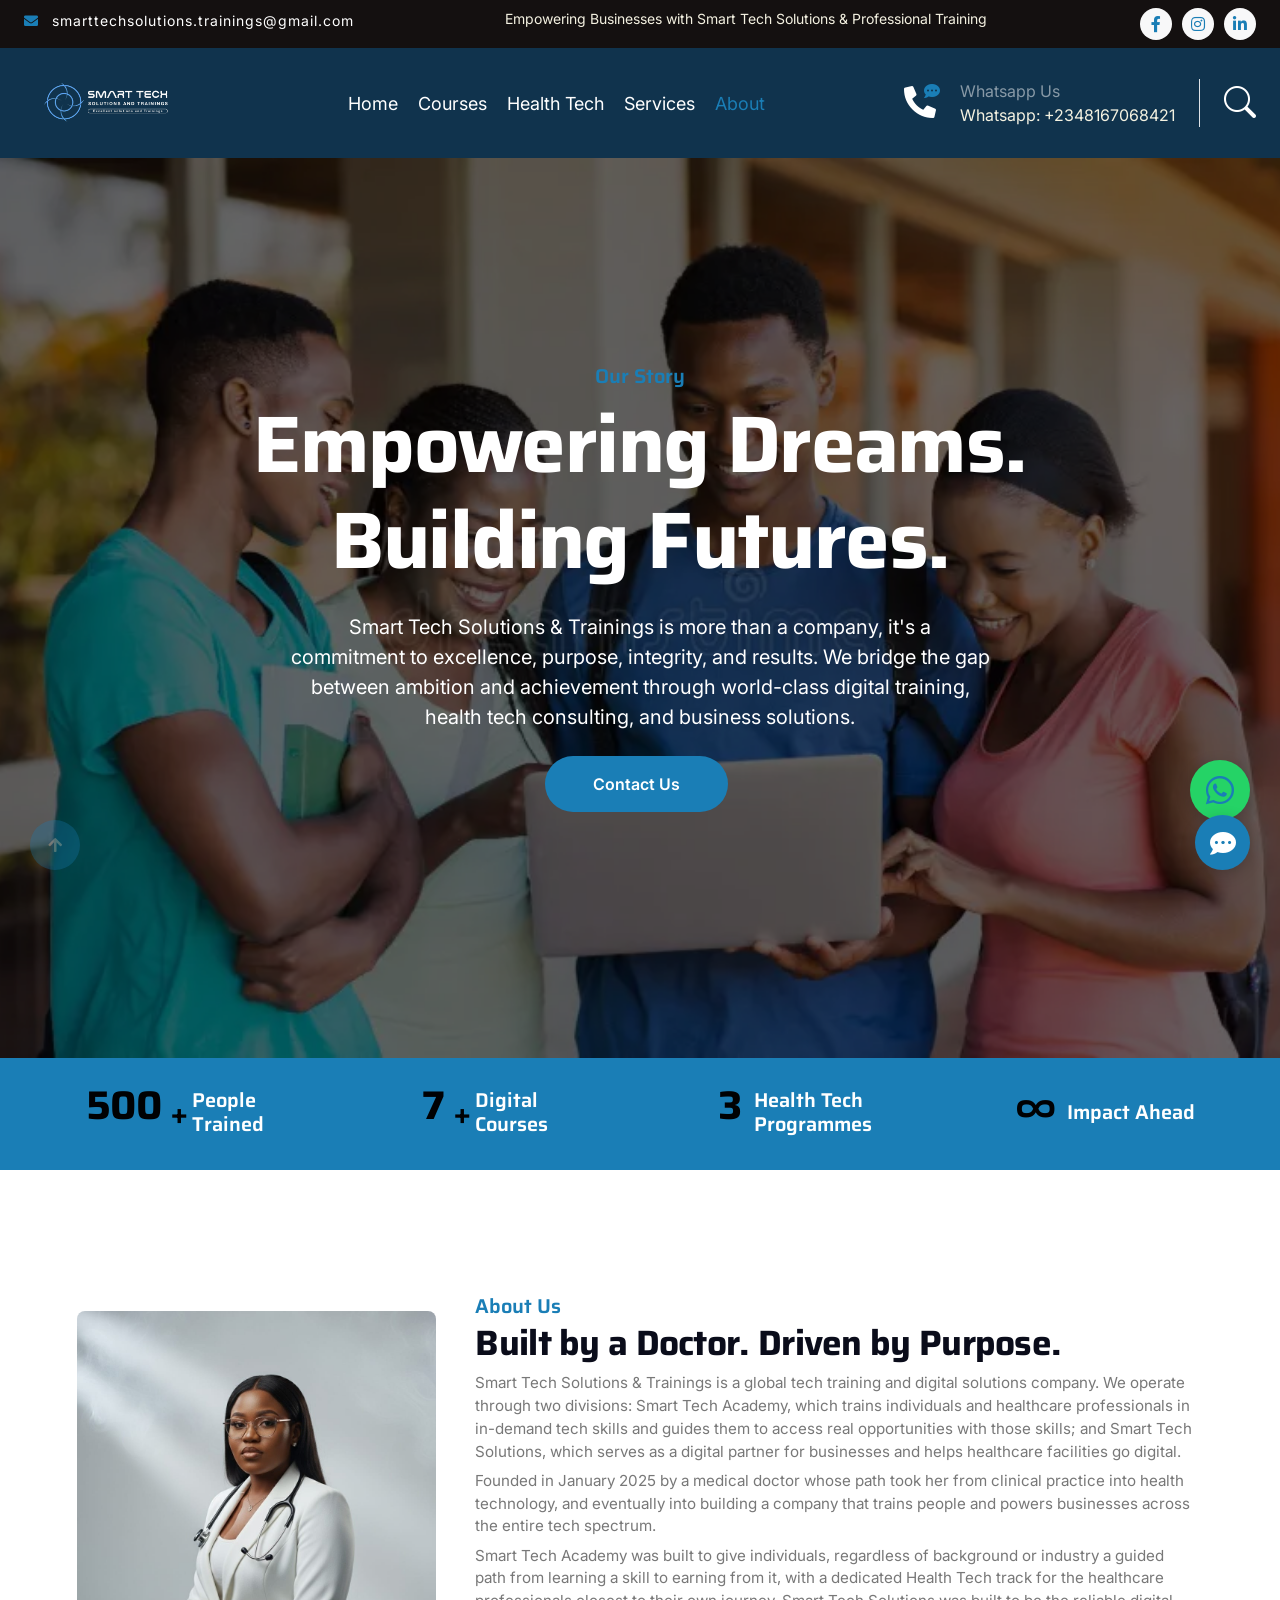
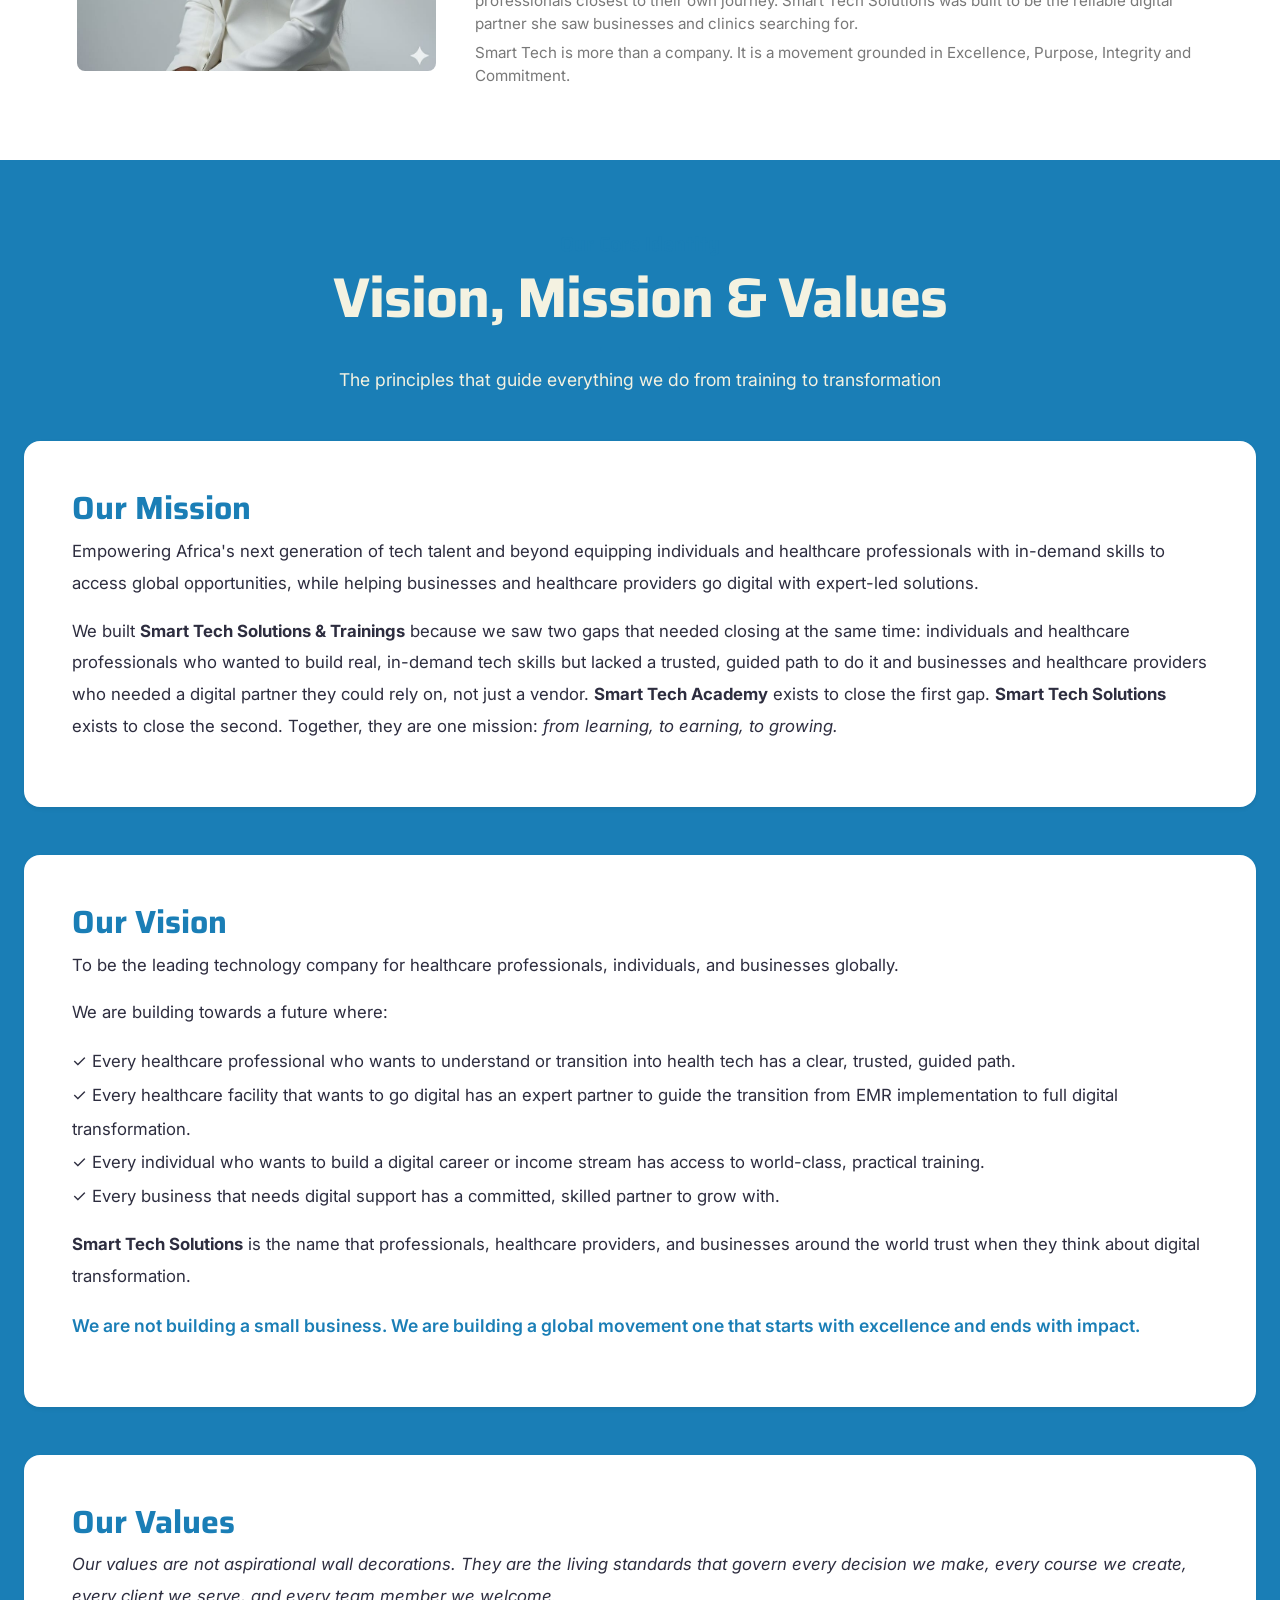
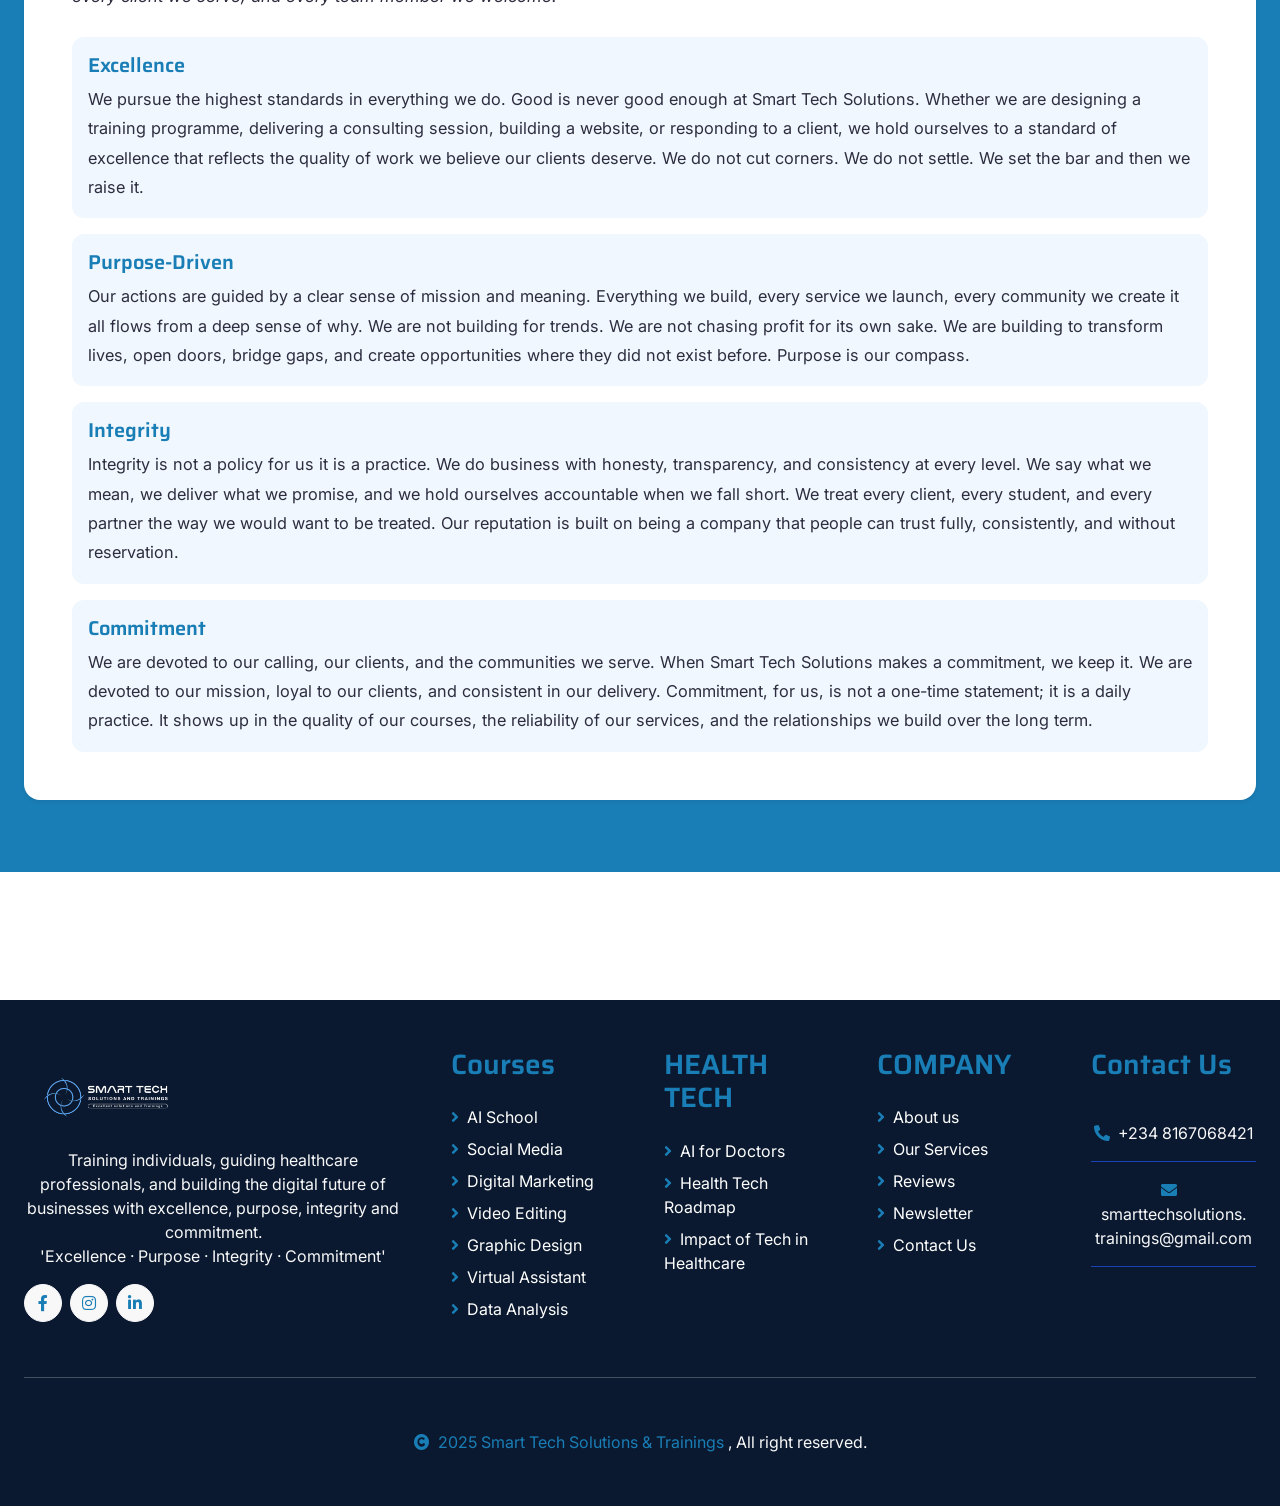
<file: about.html>
<!DOCTYPE html>
<html lang="en">

    <head>
        <meta charset="utf-8">
        <meta name="viewport" content="width=device-width, initial-scale=1.0">
        <title>SmartTech Solutions | Digital Skills & Health Tech Training</title>
        <meta name="description" content="SmartTech Solutions provides digital skills training, health tech consulting, and business digital solutions.">
        <meta name="keywords" content="digital skills training, health tech, AI for doctors, business digital solutions">
        <meta name="author" content="Dr. Blessing - SmartTech Solutions & Trainings">
        <meta name="robots" content="index, follow">

        <!-- Google Web Fonts -->
        <link rel="preconnect" href="https://fonts.googleapis.com">
        <link rel="preconnect" href="https://fonts.gstatic.com" crossorigin>
        <link href="https://fonts.googleapis.com/css2?family=Inter:wght@400;500;600&family=Saira:wght@500;600;700&display=swap" rel="stylesheet"> 

        <!-- Icon Font Stylesheet -->
        <link href="https://cdnjs.cloudflare.com/ajax/libs/font-awesome/5.10.0/css/all.min.css" rel="stylesheet">
        <link href="https://cdn.jsdelivr.net/npm/bootstrap-icons@1.4.1/font/bootstrap-icons.css" rel="stylesheet">

        <!-- Libraries Stylesheet -->
        <link href="lib/animate/animate.min.css" rel="stylesheet">
        <link href="lib/owlcarousel/assets/owl.carousel.min.css" rel="stylesheet">

        <link rel="icon" type="image/png" href="img/image1.png">

        <!-- Customized Bootstrap Stylesheet -->
        <link href="css/bootstrap.min.css" rel="stylesheet">

        <!-- Template Stylesheet -->
        <link href="css/style.css" rel="stylesheet">
    </head>

<body>
   

  

        <!-- Spinner Start -->
        <div id="spinner" class="show position-fixed translate-middle w-100 vh-100 top-50 start-50 d-flex align-items-center justify-content-center">
            <div class="spinner-grow text-primary" role="status"></div>
        </div>
        <!-- Spinner End -->

     
   
        <!-- Topbar Start -->
        <div class="container-fluid  py-2 d-none d-md-flex" style="background-color:#141010 !important;">
            <div class="container">
                <div class="d-flex justify-content-between topbar">
                    <div class="top-info">
                        <!--<small class="me-3 text-white-50"><a href="+2348012345678"><i class="fas fa-phone-alt text-secondary me-2"></i></a>+2348012345678</small>-->
                        <small class="me-3 text-white-50"><a href="smarttechsolutions.trainings@gmail.com  "><i class="fas fa-envelope me-2"></i></a> smarttechsolutions.trainings@gmail.com </small>
                    </div>
                    <div id="note" class="d-none d-xl-flex"><small>Empowering Businesses with Smart Tech Solutions & Professional Training</small></div>
                    <div class="top-link">
                        <a href="https://www.facebook.com/share/1MxezwJJPA/" class="bg-light nav-fill btn btn-sm-square rounded-circle"><i class="fab fa-facebook-f"></i></a>
                        <!--<a href="" class="bg-light nav-fill btn btn-sm-square rounded-circle"><i class="fab fa-twitter"></i></a>-->
                        <a href="https://www.instagram.com/smarttech__st?igsh=MTdrZnNtMTl6d2czZg==" class="bg-light nav-fill btn btn-sm-square rounded-circle"><i class="fab fa-instagram"></i></a>
                        <a href="https://www.linkedin.com/company/smart-tech-solutions-and-trainings/" class="bg-light nav-fill btn btn-sm-square rounded-circle me-0"><i class="fab fa-linkedin-in"></i></a>
                    </div>
                </div>
            </div>
        </div>
        <!-- Topbar End -->

        <!-- Navbar Start -->
            <div class="container-fluid  bg-dark" style="background-color: #10334D !important;">
                <div class="container">
                    <nav class="navbar navbar-dark navbar-expand-lg py-0">
                        <a href="index.html" class="navbar-brand d-flex align-items-center">
                            <img src="img/Pi7_Tool_image1-removebg-preview.png" alt="Company Logo" style="height: 100px; width: auto;" class="me-2">
                        </a>

                        <button type="button" class="navbar-toggler me-0" data-bs-toggle="collapse" data-bs-target="#navbarCollapse">
                            <span class="navbar-toggler-icon"></span>
                        </button>

                        <div class="collapse navbar-collapse bg-transparent" id="navbarCollapse">
                            <div class="navbar-nav ms-auto mx-xl-auto p-0">
                                <a href="index.html" class="nav-item nav-link">Home</a>
                                <a href="courses.html" class="nav-item nav-link">Courses</a>
                                <a href="health.html" class="nav-item nav-link">Health Tech</a>
                                <a href="service.html" class="nav-item nav-link">Services</a>
                                <a href="about.html" class="nav-item nav-link">About</a>
                                <!--<a href="newsletter.html" class="nav-item nav-link">Newsletter</a>-->
                                <!--<div class="nav-item dropdown">
                                    <a href="#" class="nav-link dropdown-toggle" data-bs-toggle="dropdown">Pages</a>
                                    <div class="dropdown-menu rounded">
                                        <a href="blog.html" class="dropdown-item">Our Blog</a>
                                        <a href="team.html" class="dropdown-item">Our Team</a>
                                        <a href="testimonial.html" class="dropdown-item">Testimonial</a>
                                        <a href="404.html" class="dropdown-item">404 Page</a>
                                    </div>
                                </div>-->
                                <!--<a href="contact.html" class="nav-item nav-link">Contact</a>-->
                            </div>
                        </div>

                        <div class="d-none d-xl-flex flex-shirink-0">
                            <div id="phone-tada" class="d-flex align-items-center justify-content-center me-4">
                                <a href="" class="position-relative animated tada infinite">
                                    <i class="fa fa-phone-alt text-white fa-2x"></i>
                                    <div class="position-absolute" style="top: -7px; left: 20px;">
                                        <span><i class="fa fa-comment-dots" style="color: #1A7EB6"></i></span>
                                    </div>
                                </a>
                            </div>
                            <div class="d-flex flex-column pe-4 border-end">
                                <span class="text-white-50">Whatsapp Us</span>
                                <span class="" style="color: #F4F2E1">Whatsapp: +2348167068421</span>
                            </div>
                            <div class="d-flex align-items-center justify-content-center ms-4 ">
                                <a href="#"><i class="bi bi-search text-white fa-2x"></i> </a>
                            </div>
                        </div>
                    </nav>
                </div>
            </div>
        <!-- Navbar End -->

     
         

        <!-- Carousel Start -->
            <div class="container-fluid px-0">
                <div id="carouselId" class="carousel slide" data-bs-ride="carousel">
                    
                    <div class="carousel-inner" role="listbox">
                        <div class="carousel-item active">
                            <img src="img/hero 1.webp" class="img-fluid" alt="First slide">
                            <div class="carousel-caption">
                                <div class="container carousel-content">
                                    <h5 class="text-info animated fadeInUp">Our Story</h5>
                                    <h1 class="text-white display-1 mb-4 animated fadeInRight">Empowering Dreams. Building Futures.</h1>
                                    <p class="mb-4 text-white fs-5 animated fadeInDown">Smart Tech Solutions & Trainings is more than a company, it's a commitment to excellence, purpose, integrity, and results.
                                    We bridge the gap between ambition and achievement through world-class digital training, health tech consulting, and business solutions.</p>
                                    <a href="contact.html" class="me-2"><button type="button" class="px-4 py-sm-3 px-sm-5 btn btn-primary rounded-pill carousel-content-btn1 animated fadeInLeft">Contact Us</button></a>
                                    <!--<a href="" class="ms-2"><button type="button" class="px-4 py-sm-3 px-sm-5 btn btn-primary rounded-pill carousel-content-btn2 animated fadeInRight">Read More</button></a>-->
                                </div>
                            </div>
                        </div>
                        
                    </div>
                
                </div>
            </div>
        <!-- Carousel End -->

     <!-- Fact Start -->
            <div class="container-fluid fact py-4" style="background-color: #1A7EB6; overflow: hidden;">
                <div class="container">
                    <div class="row g-2">
                        <div class="col animate-slide-up" style="animation-delay: 0.1s;">
                            <div class="d-flex counter justify-content-center align-items-center">
                                <h1 class="me-2 text-dark counter-value" style="font-size: 2.5rem;">500</h1>
                                <span class="text-dark fs-3 fw-bold">+</span>
                                <h5 class="text-white mt-1 ms-1">People <br>Trained</h5>
                            </div>
                        </div>
                        <div class="col animate-slide-up" style="animation-delay: 0.3s;">
                            <div class="d-flex counter justify-content-center align-items-center">
                                <h1 class="me-2 text-dark counter-value" style="font-size: 2.5rem;">7</h1>
                                <span class="text-dark fs-3 fw-bold">+</span>
                                <h5 class="text-white mt-1 ms-1">Digital <br>Courses</h5>
                            </div>
                        </div>
                        <div class="col animate-slide-up" style="animation-delay: 0.5s;">
                            <div class="d-flex counter justify-content-center align-items-center">
                                <h1 class="me-2 text-dark counter-value" style="font-size: 2.5rem;">3</h1>
                                <h5 class="text-white mt-1 ms-1">Health Tech <br>Programmes</h5>
                            </div>
                        </div>
                        <div class="col animate-slide-up" style="animation-delay: 0.7s;">
                            <div class="d-flex counter justify-content-center align-items-center">
                                <h1 class="me-2 text-dark" style="font-size: 2.5rem;">∞</h1>
                                <h5 class="text-white mt-1 ms-1">Impact Ahead</h5>
                            </div>
                        </div>
                    </div>
                </div>
            </div>
        <!-- Fact End -->
        
       

        <!-- About Start -->

      <div class="container-fluid about py-4 my-5"> 
      <div class="container" style="padding: 0;"> 
        <div class="row align-items-center" style="margin: 0; gap: 0;">
            <div class="col-lg-5 col-md-6 col-sm-12 wow fadeIn" data-wow-delay=".3s" style="padding: 0 5px;">
                <div>
                    <img src="img/Dr Blessing.jpeg" class="img-fluid rounded" alt="" style="width: 70%;height: 80%; display: block; margin-left: 60px;">
                </div>
            </div>
            <div class="col-lg-7 col-md-6 col-sm-12 wow fadeIn" data-wow-delay=".5s" style="padding: 0 15px 0 0; margin-left: -60px;">
                <h5 class="text-info" style="margin-bottom: 0.25rem;">About Us</h5>
                <h1 class="mb-2" style="font-size: 2.2rem;">Built by a Doctor. Driven by Purpose.</h1>
                <p style="margin-bottom: 0.4rem; font-size: 0.95rem;">Smart Tech Solutions & Trainings is a global tech training and digital solutions company. We operate through two divisions: Smart Tech Academy, which trains individuals and healthcare professionals in in-demand tech skills and guides them to access real opportunities with those skills; and Smart Tech Solutions, which serves as a digital partner for businesses and helps healthcare facilities go digital.</p>
                <p style="margin-bottom: 0.4rem; font-size: 0.95rem;">Founded in January 2025 by a medical doctor whose path took her from clinical practice into health technology, and eventually into building a company that trains people and powers businesses across the entire tech spectrum.</p>
                <p style="margin-bottom: 0.4rem; font-size: 0.95rem;">Smart Tech Academy was built to give individuals, regardless of background or industry a guided path from learning a skill to earning from it, with a dedicated Health Tech track for the healthcare professionals closest to their own journey. Smart Tech Solutions was built to be the reliable digital partner she saw businesses and clinics searching for.</p>
                <p class="mb-0" style="font-size: 0.95rem;">Smart Tech is more than a company. It is a movement grounded in Excellence, Purpose, Integrity and Commitment.</p>
            </div>
        </div>
    </div>
    </div>

   
       <!-- START: VISION, MISSION & VALUES - ABOUT PAGE -->
        <div class="container-fluid start py-5 my-5">
            <div class="container py-4">
                <!-- Section Header -->
                <div class="text-center mb-5 wow fadeIn" data-wow-delay=".1s">
                    <h5 class="text-info">Our Core Identity</h5>
                    <h1 class="display-4 mb-3" style="font-weight: 700; color: #F4F2E1;">Vision, Mission &amp; Values</h1>
                    <div class="mx-auto" style="width: 80px; height: 4px; background: #1A7EB6; border-radius: 2px;"></div>
                    <p class="para mt-3" style="color: #F4F2E1 !important;  font-size: 1.1rem; max-width: 700px; margin: 0 auto;">The principles that guide everything we do from training to transformation</p>
                </div>

                <!-- MISSION SECTION - ADDED id="mission" -->
                <div id="mission" class="row g-4 mb-5 wow fadeIn" data-wow-delay=".2s">
                    <div class="col-12">
                        <div class="card border-0 shadow-sm p-4 p-lg-5" style="border-radius: 16px; border-left: 6px solid #1A7EB6;">
                            <div class="d-flex align-items-start gap-3">
                                <div>
                                    <h3 style="color: #1A7EB6; font-weight: 700;">Our Mission</h3>
                                    <p style="font-size: 1.05rem; line-height: 1.9; color: #2d2d3f;">
                                        Empowering Africa's next generation of tech talent and beyond equipping individuals and healthcare professionals with in-demand skills to access global opportunities, while helping businesses and healthcare providers go digital with expert-led solutions.
                                    </p>
                                    <p style="font-size: 1.05rem; line-height: 1.9; color: #2d2d3f; margin-top: 0.5rem;">
                                        We built <strong>Smart Tech Solutions &amp; Trainings</strong> because we saw two gaps that needed closing at the same time: individuals and healthcare professionals who wanted to build real, in-demand tech skills but lacked a trusted, guided path to do it and businesses and healthcare providers who needed a digital partner they could rely on, not just a vendor. <strong>Smart Tech Academy</strong> exists to close the first gap. <strong>Smart Tech Solutions</strong> exists to close the second. Together, they are one mission: <em>from learning, to earning, to growing.</em>
                                    </p>
                                </div>
                            </div>
                        </div>
                    </div>
                </div>

                <!-- VISION SECTION - ADDED id="vision" -->
                <div id="vision" class="row g-4 mb-5 wow fadeIn" data-wow-delay=".3s">
                    <div class="col-12">
                        <div class="card border-0 shadow-sm p-4 p-lg-5" style="border-radius: 16px; border-left: 6px solid #1A7EB6;">
                            <div class="d-flex align-items-start gap-3">
                                <div>
                                    <h3 style="color: #1A7EB6; font-weight: 700;">Our Vision</h3>
                                    <p style="font-size: 1.05rem; line-height: 1.9; color: #2d2d3f;">
                                        To be the leading technology company for healthcare professionals, individuals, and businesses globally.
                                    </p>
                                    <p style="font-size: 1.05rem; line-height: 1.9; color: #2d2d3f; margin-top: 0.5rem;">
                                        We are building towards a future where:
                                    </p>
                                    <ul style="font-size: 1.05rem; line-height: 2; color: #2d2d3f; list-style: none; padding-left: 0;">
                                        <li>✓ Every healthcare professional who wants to understand or transition into health tech has a clear, trusted, guided path.</li>
                                        <li>✓ Every healthcare facility that wants to go digital has an expert partner to guide the transition from EMR implementation to full digital transformation.</li>
                                        <li>✓ Every individual who wants to build a digital career or income stream has access to world-class, practical training.</li>
                                        <li>✓ Every business that needs digital support has a committed, skilled partner to grow with.</li>
                                    </ul>
                                    <p style="font-size: 1.05rem; line-height: 1.9; color: #2d2d3f; margin-top: 0.5rem;">
                                        <strong>Smart Tech Solutions</strong> is the name that professionals, healthcare providers, and businesses around the world trust when they think about digital transformation.
                                    </p>
                                    <p style="font-size: 1.1rem; line-height: 1.9; color: #1A7EB6; font-weight: 600; margin-top: 0.5rem;">
                                        We are not building a small business. We are building a global movement one that starts with excellence and ends with impact.
                                    </p>
                                </div>
                            </div>
                        </div>
                    </div>
                </div>

                <!-- VALUES SECTION - ADDED id="values" -->
                <div id="values" class="row g-4 wow fadeIn" data-wow-delay=".4s">
                    <div class="col-12">
                        <div class="card border-0 shadow-sm p-4 p-lg-5" style="border-radius: 16px; border-left: 6px solid #1A7EB6;">
                            <div class="d-flex align-items-start gap-3">
                                <div>
                                    <h3 style="color: #1A7EB6; font-weight: 700;">Our Values</h3>
                                    <p style="font-size: 1.05rem; line-height: 1.9; color: #2d2d3f; font-style: italic;">
                                        Our values are not aspirational wall decorations. They are the living standards that govern every decision we make, every course we create, every client we serve, and every team member we welcome.
                                    </p>

                                    <!-- Value 1: Excellence -->
                                    <div class="mt-4 p-3" style="background: #f0f7fe; border-radius: 12px;">
                                        <h5 style="color: #1A7EB6; font-weight: 600;">Excellence</h5>
                                        <p style="font-size: 1.02rem; line-height: 1.8; color: #2d2d3f; margin-bottom: 0;">
                                            We pursue the highest standards in everything we do. Good is never good enough at Smart Tech Solutions. Whether we are designing a training programme, delivering a consulting session, building a website, or responding to a client, we hold ourselves to a standard of excellence that reflects the quality of work we believe our clients deserve. We do not cut corners. We do not settle. We set the bar and then we raise it.
                                        </p>
                                    </div>

                                    <!-- Value 2: Purpose-Driven -->
                                    <div class="mt-3 p-3" style="background: #f0f7fe; border-radius: 12px;">
                                        <h5 style="color: #1A7EB6; font-weight: 600;">Purpose-Driven</h5>
                                        <p style="font-size: 1.02rem; line-height: 1.8; color: #2d2d3f; margin-bottom: 0;">
                                            Our actions are guided by a clear sense of mission and meaning. Everything we build, every service we launch, every community we create it all flows from a deep sense of why. We are not building for trends. We are not chasing profit for its own sake. We are building to transform lives, open doors, bridge gaps, and create opportunities where they did not exist before. Purpose is our compass.
                                        </p>
                                    </div>

                                    <!-- Value 3: Integrity -->
                                    <div class="mt-3 p-3" style="background: #f0f7fe; border-radius: 12px;">
                                        <h5 style="color: #1A7EB6; font-weight: 600;">Integrity</h5>
                                        <p style="font-size: 1.02rem; line-height: 1.8; color: #2d2d3f; margin-bottom: 0;">
                                            Integrity is not a policy for us it is a practice. We do business with honesty, transparency, and consistency at every level. We say what we mean, we deliver what we promise, and we hold ourselves accountable when we fall short. We treat every client, every student, and every partner the way we would want to be treated. Our reputation is built on being a company that people can trust fully, consistently, and without reservation.
                                        </p>
                                    </div>

                                    <!-- Value 4: Commitment -->
                                    <div class="mt-3 p-3" style="background: #f0f7fe; border-radius: 12px;">
                                        <h5 style="color: #1A7EB6; font-weight: 600;">Commitment</h5>
                                        <p style="font-size: 1.02rem; line-height: 1.8; color: #2d2d3f; margin-bottom: 0;">
                                            We are devoted to our calling, our clients, and the communities we serve. When Smart Tech Solutions makes a commitment, we keep it. We are devoted to our mission, loyal to our clients, and consistent in our delivery. Commitment, for us, is not a one-time statement; it is a daily practice. It shows up in the quality of our courses, the reliability of our services, and the relationships we build over the long term.
                                        </p>
                                    </div>
                                </div>
                            </div>
                        </div>
                    </div>
                </div>
            </div>
        </div>

    <!-- END: VISION, MISSION & VALUES - ABOUT PAGE -->
     
    <!-- About end-->

        <!-- Footer Start -->
          <div class="container-fluid footer bg-dark wow fadeIn" data-wow-delay=".3s">
            <div class="container pt-5 pb-4">
                <div class="row g-5">
                <!-- Logo & company info - wider on large screens -->
                <div class="col-lg-4 col-md-6">
                    <a href="index.html">
                    <img src="img/Pi7_Tool_image1-removebg-preview.png" alt="Company Logo" style="height: 100px; width: auto;" class="me-2">
                    </a>
                    <p class="mt-0 text-light">
                    Training individuals, guiding healthcare professionals, and building the digital future of businesses with excellence, purpose, integrity and commitment.<br>
                    'Excellence · Purpose · Integrity · Commitment'
                    </p>
                    <div class="d-flex hightech-link">
                    <a href="https://www.facebook.com/share/1MxezwJJPA/" class="btn-light nav-fill btn btn-square rounded-circle me-2"><i class="fab fa-facebook-f"></i></a>
                    <!--<a href="" class="btn-light nav-fill btn btn-square rounded-circle me-2"><i class="fab fa-twitter"></i></a>-->
                    <a href="https://www.instagram.com/smarttech__st?igsh=MTdrZnNtMTl6d2czZg==" class="btn-light nav-fill btn btn-square rounded-circle me-2"><i class="fab fa-instagram"></i></a>
                    <a href="https://www.linkedin.com/company/smart-tech-solutions-and-trainings/" class="btn-light nav-fill btn btn-square rounded-circle me-0"><i class="fab fa-linkedin-in"></i></a>
                    </div>
                </div>

                <!-- Courses - reduced width -->
                 <div class="col-lg-2 col-md-6">
                    <a href="#" class="h3">Courses</a>
                    <div class="mt-4 d-flex flex-column short-link">
                    <a href="courses.html" class="mb-2 text-white"><i class="fas fa-angle-right me-2"></i>AI School</a>
                    <a href="courses.html" class="mb-2 text-white"><i class="fas fa-angle-right me-2" ></i>Social Media</a>
                    <a href="courses.html" class="mb-2 text-white"><i class="fas fa-angle-right  me-2"></i>Digital Marketing</a>
                    <a href="courses.html" class="mb-2 text-white"><i class="fas fa-angle-right  me-2"></i>Video Editing</a>
                    <a href="courses.html" class="mb-2 text-white"><i class="fas fa-angle-right me-2"></i>Graphic Design</a>
                    <a href="courses.html" class="mb-2 text-white"><i class="fas fa-angle-right me-2"></i>Virtual Assistant</a>
                    <a href="courses.html" class="mb-2 text-white"><i class="fas fa-angle-right  me-2"></i>Data Analysis</a>
                    </div>
                </div>

                <!-- Health Tech - reduced width -->
                <div class="col-lg-2 col-md-6">
                    <a href="#" class="h3">HEALTH TECH</a>
                    <div class="mt-4 d-flex flex-column help-link">
                    <a href="health.html" class="mb-2 text-white"><i class="fas fa-angle-right text-secondary me-2"></i>AI for Doctors</a>
                    <a href="health.html" class="mb-2 text-white"><i class="fas fa-angle-right text-secondary me-2"></i>Health Tech Roadmap</a>
                    <a href="health.html" class="mb-2 text-white"><i class="fas fa-angle-right text-secondary me-2"></i>Impact of Tech in Healthcare</a>
                    <!--<a href="health.html" class="mb-2 text-white"><i class="fas fa-angle-right text-secondary me-2"></i>1-on-1 Consultation</a>-->
                    </div>
                </div>

                <!-- Company - reduced width -->
                <div class="col-lg-2 col-md-6">
                    <a href="#" class="h3 ">COMPANY</a>
                    <div class="mt-4 d-flex flex-column short-link">
                    <a href="about.html" class="mb-2 text-white"><i class="fas fa-angle-right text-secondary me-2"></i>About us</a>
                    <a href="service.html" class="mb-2 text-white"><i class="fas fa-angle-right text-secondary me-2"></i>Our Services</a>
                    <a href="testimonial.html" class="mb-2 text-white"><i class="fas fa-angle-right text-secondary me-2"></i>Reviews</a>
                    <a href="newsletter.html" class="mb-2 text-white"><i class="fas fa-angle-right text-secondary me-2"></i>Newsletter</a>
                    <a href="contact.html" class="mb-2 text-white"><i class="fas fa-angle-right text-secondary me-2"></i>Contact Us</a>
                    </div>
                </div>

                <!-- Contact Us - reduced width -->
                <div class="col-lg-2 col-md-6">
                    <a href="#" class="h3">Contact Us</a>
                    <div class="text-white mt-4 d-flex flex-column contact-link">
                    <a href="+2348167068421" class="py-3 text-light border-bottom border-primary"><i class="fas fa-phone-alt text-secondary me-2"></i>+234 8167068421</a>
                    <a href="smarttechsolutions.trainings@gmail.com  " class="py-3 text-light border-bottom border-primary"><i class="fas fa-envelope text-secondary me-2"></i>smarttechsolutions.<br>trainings@gmail.com</a>
                    </div>
                </div>
                </div>
                
                <hr class="text-light mt-5 mb-4">
                <div class="row justify-content-center align-items-center" style="min-height: 80px;">
                <div class="col-md-12 text-center">
                    <span class="text-light">
                        <a href="#" class="text-secondary" style="color: #1A7EB6 !important">
                            <i class="fas fa-copyright me-2" style="color: #1A7EB6"></i>2025 Smart Tech Solutions &amp; Trainings
                        </a>, All right reserved.
                    </span>
                </div>
            </div>
           </div>
          </div>
     <!-- Footer End -->


        <!-- Back to Top -->
        <a href="#" class="btn-square rounded-circle back-to-top" style="background-color: #1A7EB6"><i class="fa fa-arrow-up text-white"></i></a>

        
        <!-- JavaScript Libraries -->
        <script src="https://ajax.googleapis.com/ajax/libs/jquery/3.6.4/jquery.min.js"></script>
        <script src="https://cdn.jsdelivr.net/npm/bootstrap@5.0.0/dist/js/bootstrap.bundle.min.js"></script>
        <script src="lib/wow/wow.min.js"></script>
        <script src="lib/easing/easing.min.js"></script>
        <script src="lib/waypoints/waypoints.min.js"></script>
        <script src="lib/owlcarousel/owl.carousel.min.js"></script>

        <!-- Template Javascript -->
        <script src="js/main.js"></script>

        <!-- WhatsApp Floating Button -->
        <a href="https://wa.me/2348167068421?text=Hello%21%20I%27m%20interested%20in%20your%20courses.%20Please%20help%20me%20with%20more%20information." 
        class="whatsapp-float" 
        target="_blank" 
        rel="noopener noreferrer">
            <i class="fab fa-whatsapp"></i>
        </a>


        <!-- Chat Box  -->

            <div id="simpleChatBox">
                <!-- Chat Toggle Button -->
                <div id="chatToggleButton" style="width: 55px; height: 55px; background: linear-gradient(135deg, #1A7EB6, #1A7EB6); border-radius: 50%; display: flex; align-items: center; justify-content: center; cursor: pointer; box-shadow: 0 4px 15px rgba(0,0,0,0.2); transition: all 0.3s ease;">
                    <i class="fas fa-comment-dots" style="font-size: 26px; color: #ffffff !important;"></i>
                </div>
                
                <!-- Chat Window -->
                <div id="chatWindowBox">
                    <!-- Header with X button -->
                    <div style="background: #1A7EB6; color: white; padding: 12px 15px; display: flex; justify-content: space-between; align-items: center;">
                        <div style="display: flex; align-items: center; gap: 10px;">
                            <i class="fas fa-comment-dots" style="font-size: 18px;"></i>
                            <span style="font-weight: 600; font-size: 14px;">Smart Tech Support</span>
                        </div>
                        <button id="chatCloseButton" style="background: none; border: none; color: white; font-size: 22px; cursor: pointer; width: 30px; height: 30px; display: flex; align-items: center; justify-content: center; border-radius: 50%; transition: all 0.2s;">&times;</button>
                    </div>
                    
                    <!-- Messages Area -->
                    <div id="chatMessagesBox" style="height: 280px; overflow-y: auto; padding: 12px; background: #f8f9fa; display: flex; flex-direction: column; gap: 8px;">
                        <div style="display: flex; flex-direction: column; align-items: flex-start;">
                            <div style="background: white; padding: 8px 12px; border-radius: 12px; border-bottom-left-radius: 4px; max-width: 85%; font-size: 13px; box-shadow: 0 1px 1px rgba(0,0,0,0.1);">
                                👋 Hi there! Welcome to Smart Tech Solutions & Trainings.
                            </div>
                            <div style="font-size: 10px; color: #999; margin-top: 3px; margin-left: 8px;">Just now</div>
                        </div>
                        <div style="display: flex; flex-direction: column; align-items: flex-start;">
                            <div style="background: white; padding: 8px 12px; border-radius: 12px; border-bottom-left-radius: 4px; max-width: 85%; font-size: 13px; box-shadow: 0 1px 1px rgba(0,0,0,0.1);">
                                How can we help you today?<br>Choose an option below or type your message.
                            </div>
                            <div style="font-size: 10px; color: #999; margin-top: 3px; margin-left: 8px;">Just now</div>
                        </div>
                    </div>
                    
                    <!-- Quick Options -->
                    <div style="padding: 8px 12px; background: white; border-top: 1px solid #e0e0e0; display: flex; flex-wrap: wrap; gap: 6px;">
                        <button class="chatQuickOption" data-msg="I want to enroll in a course" style="background: #f0f0f0; border: none; padding: 5px 10px; border-radius: 15px; font-size: 11px; cursor: pointer; transition: all 0.2s;">📚 Enroll in Course</button>
                        <!--<button class="chatQuickOption" data-msg="I need consultation" style="background: #f0f0f0; border: none; padding: 5px 10px; border-radius: 15px; font-size: 11px; cursor: pointer;">📞 Consultation</button>-->
                        <button class="chatQuickOption" data-msg="I'm interested in Health Tech" style="background: #f0f0f0; border: none; padding: 5px 10px; border-radius: 15px; font-size: 11px; cursor: pointer;">🏥 Health Tech</button>
                        <button class="chatQuickOption" data-msg="I need business solutions" style="background: #f0f0f0; border: none; padding: 5px 10px; border-radius: 15px; font-size: 11px; cursor: pointer;">💼 Business</button>
                    </div>
                    
                    <!-- Input Area -->
                    <div style="display: flex; padding: 10px 12px; background: white; border-top: 1px solid #e0e0e0; gap: 8px;">
                        <input type="text" id="chatInputBox" placeholder="Type a message..." style="flex: 1; padding: 8px 12px; border: 1px solid #ddd; border-radius: 20px; font-size: 13px; outline: none;">
                        <button id="chatSendButton" style="background: #1A7EB6; border: none; width: 36px; height: 36px; border-radius: 50%; cursor: pointer; display: flex; align-items: center; justify-content: center; transition: all 0.2s;">
                            <i class="fas fa-paper-plane" style="color: #F4F2E1; font-size: 14px;"></i>
                        </button>
                    </div>
                    
                    <!-- Footer -->
                    <div style="padding: 8px 12px; background: #f8f9fa; text-align: center; border-top: 1px solid #e0e0e0;">
                        <small style="color: #666; font-size: 10px;">We'll respond within 24 hours</small>
                    </div>
                </div>
            </div>



            <script>
                (function() {
                    // Wait for page to load
                    window.addEventListener('load', function() {
                        console.log('Chat box initializing...');
                        
                        // Get elements
                        const toggleBtn = document.getElementById('chatToggleButton');
                        const chatWindow = document.getElementById('chatWindowBox');
                        const closeBtn = document.getElementById('chatCloseButton');
                        const sendBtn = document.getElementById('chatSendButton');
                        const chatInput = document.getElementById('chatInputBox');
                        const chatMessages = document.getElementById('chatMessagesBox');
                        const quickOptions = document.querySelectorAll('.chatQuickOption');
                        
                        // Check if elements exist
                        if (!toggleBtn) {
                            console.error('Toggle button not found');
                            return;
                        }
                        if (!chatWindow) {
                            console.error('Chat window not found');
                            return;
                        }
                        
                        console.log('All elements found, chat box ready');
                        
                        // Function to open chat
                        function openChat() {
                            chatWindow.classList.add('open');
                            // Hide notification
                            const notification = document.getElementById('chatNotification');
                            if (notification) notification.style.display = 'none';
                        }
                        
                        // Function to close chat
                        function closeChat() {
                            chatWindow.classList.remove('open');
                        }
                        
                        // Function to add message
                        function addMessage(message, isUser) {
                            const messageDiv = document.createElement('div');
                            const time = new Date().toLocaleTimeString([], { hour: '2-digit', minute: '2-digit' });
                            
                            if (isUser) {
                                messageDiv.innerHTML = `
                                    <div style="display: flex; flex-direction: column; align-items: flex-end;">
                                        <div class="chat-message-user">${message}</div>
                                        <div style="font-size: 10px; color: #999; margin-top: 4px;">${time}</div>
                                    </div>
                                `;
                            } else {
                                messageDiv.innerHTML = `
                                    <div style="display: flex; flex-direction: column; align-items: flex-start;">
                                        <div class="chat-message-bot">${message}</div>
                                        <div style="font-size: 10px; color: #999; margin-top: 4px;">${time}</div>
                                    </div>
                                `;
                            }
                            
                            chatMessages.appendChild(messageDiv);
                            chatMessages.scrollTop = chatMessages.scrollHeight;
                        }
                        
                        // Function to show typing
                        function showTyping() {
                            const typingDiv = document.createElement('div');
                            typingDiv.id = 'typingIndicator';
                            typingDiv.innerHTML = `
                                <div style="display: flex; flex-direction: column; align-items: flex-start;">
                                    <div style="background: white; padding: 10px 14px; border-radius: 18px; border: 1px solid #e0e0e0;">
                                        <span style="display: inline-block; width: 8px; height: 8px; background: #999; border-radius: 50%; animation: typingAnim 1.4s infinite;"></span>
                                        <span style="display: inline-block; width: 8px; height: 8px; background: #999; border-radius: 50%; animation: typingAnim 1.4s infinite 0.2s;"></span>
                                        <span style="display: inline-block; width: 8px; height: 8px; background: #999; border-radius: 50%; animation: typingAnim 1.4s infinite 0.4s;"></span>
                                    </div>
                                </div>
                            `;
                            chatMessages.appendChild(typingDiv);
                            chatMessages.scrollTop = chatMessages.scrollHeight;
                        }
                        
                        // Function to hide typing
                        function hideTyping() {
                            const typing = document.getElementById('typingIndicator');
                            if (typing) typing.remove();
                        }
                        
                        // Auto response function
                        function getResponse(message) {
                            const msg = message.toLowerCase();
                            if (msg.includes('course') || msg.includes('enroll')) {
                                return "Great! You can browse our courses at <a href='courses.html' style='color:#17a2b8'>courses.html</a>. Would you like to enroll?";
                            } else if (msg.includes('consult')) {
                                return "I'd be happy to help you book a consultation! Please fill out our form on the homepage.";
                            } else if (msg.includes('health')) {
                                return "Our Health Tech programs are designed for healthcare professionals. Visit our Health page to learn more!";
                            } else if (msg.includes('business')) {
                                return "We offer comprehensive Business Digital Solutions. Check our Services page for details!";
                            } else if (msg.includes('price') || msg.includes('cost')) {
                                return "Our courses range from ₦45,000 to ₦85,000. Which course are you interested in?";
                            } else if (msg.includes('hi') || msg.includes('hello')) {
                                return "Hello! 👋 How can I assist you today?";
                            } else {
                                return "Thank you for your message! Our team will get back to you within 24 hours.";
                            }
                        }
                        
                        // Send message function
                        function sendMessage() {
                            const message = chatInput.value.trim();
                            if (!message) return;
                            
                            addMessage(message, true);
                            chatInput.value = '';
                            
                            showTyping();
                            setTimeout(() => {
                                hideTyping();
                                const response = getResponse(message);
                                addMessage(response, false);
                            }, 1000);
                        }
                        
                        // Quick option handler
                        function handleQuickOption(optionText) {
                            addMessage(optionText, true);
                            showTyping();
                            setTimeout(() => {
                                hideTyping();
                                let response;
                                if (optionText.includes('enroll')) {
                                    response = "Excellent! 🎓 Visit our <a href='courses.html' style='color:#17a2b8'>Courses page</a> to see all available programs!";
                                } else if (optionText.includes('consultation')) {
                                    response = "📞 Please fill out the consultation form on our homepage, or <a href='https://wa.me/2348012345678' style='color:#17a2b8'>WhatsApp us directly</a>!";
                                } else if (optionText.includes('Health Tech')) {
                                    response = "🏥 Visit our <a href='health.html' style='color:#17a2b8'>Health page</a> for AI for Doctors, Health Tech Roadmap, and more!";
                                } else if (optionText.includes('business')) {
                                    response = "💼 Check our <a href='service.html' style='color:#17a2b8'>Services page</a> for web design, digital marketing, and automation solutions!";
                                } else {
                                    response = getResponse(optionText);
                                }
                                addMessage(response, false);
                            }, 800);
                        }
                        
                        // Add typing animation
                        const style = document.createElement('style');
                        style.textContent = `
                            @keyframes typingAnim {
                                0%, 60%, 100% { transform: translateY(0); opacity: 0.5; }
                                30% { transform: translateY(-5px); opacity: 1; }
                            }
                        `;
                        document.head.appendChild(style);
                        
                        // Event listeners
                        toggleBtn.addEventListener('click', openChat);
                        if (closeBtn) closeBtn.addEventListener('click', closeChat);
                        if (sendBtn) sendBtn.addEventListener('click', sendMessage);
                        if (chatInput) {
                            chatInput.addEventListener('keypress', function(e) {
                                if (e.key === 'Enter') sendMessage();
                            });
                        }
                        
                        quickOptions.forEach(btn => {
                            btn.addEventListener('click', function() {
                                const msg = this.getAttribute('data-msg');
                                handleQuickOption(msg);
                            });
                        });
                        
                        // Auto-open after 2 seconds for first-time visitors
                        const hasOpened = localStorage.getItem('chatOpened');
                        if (!hasOpened) {
                            setTimeout(() => {
                                openChat();
                                localStorage.setItem('chatOpened', 'true');
                            }, 2000);
                        }
                        
                        console.log('Chat box ready!');
                    });
                })();
            </script>

    </body>

</html>
</file>
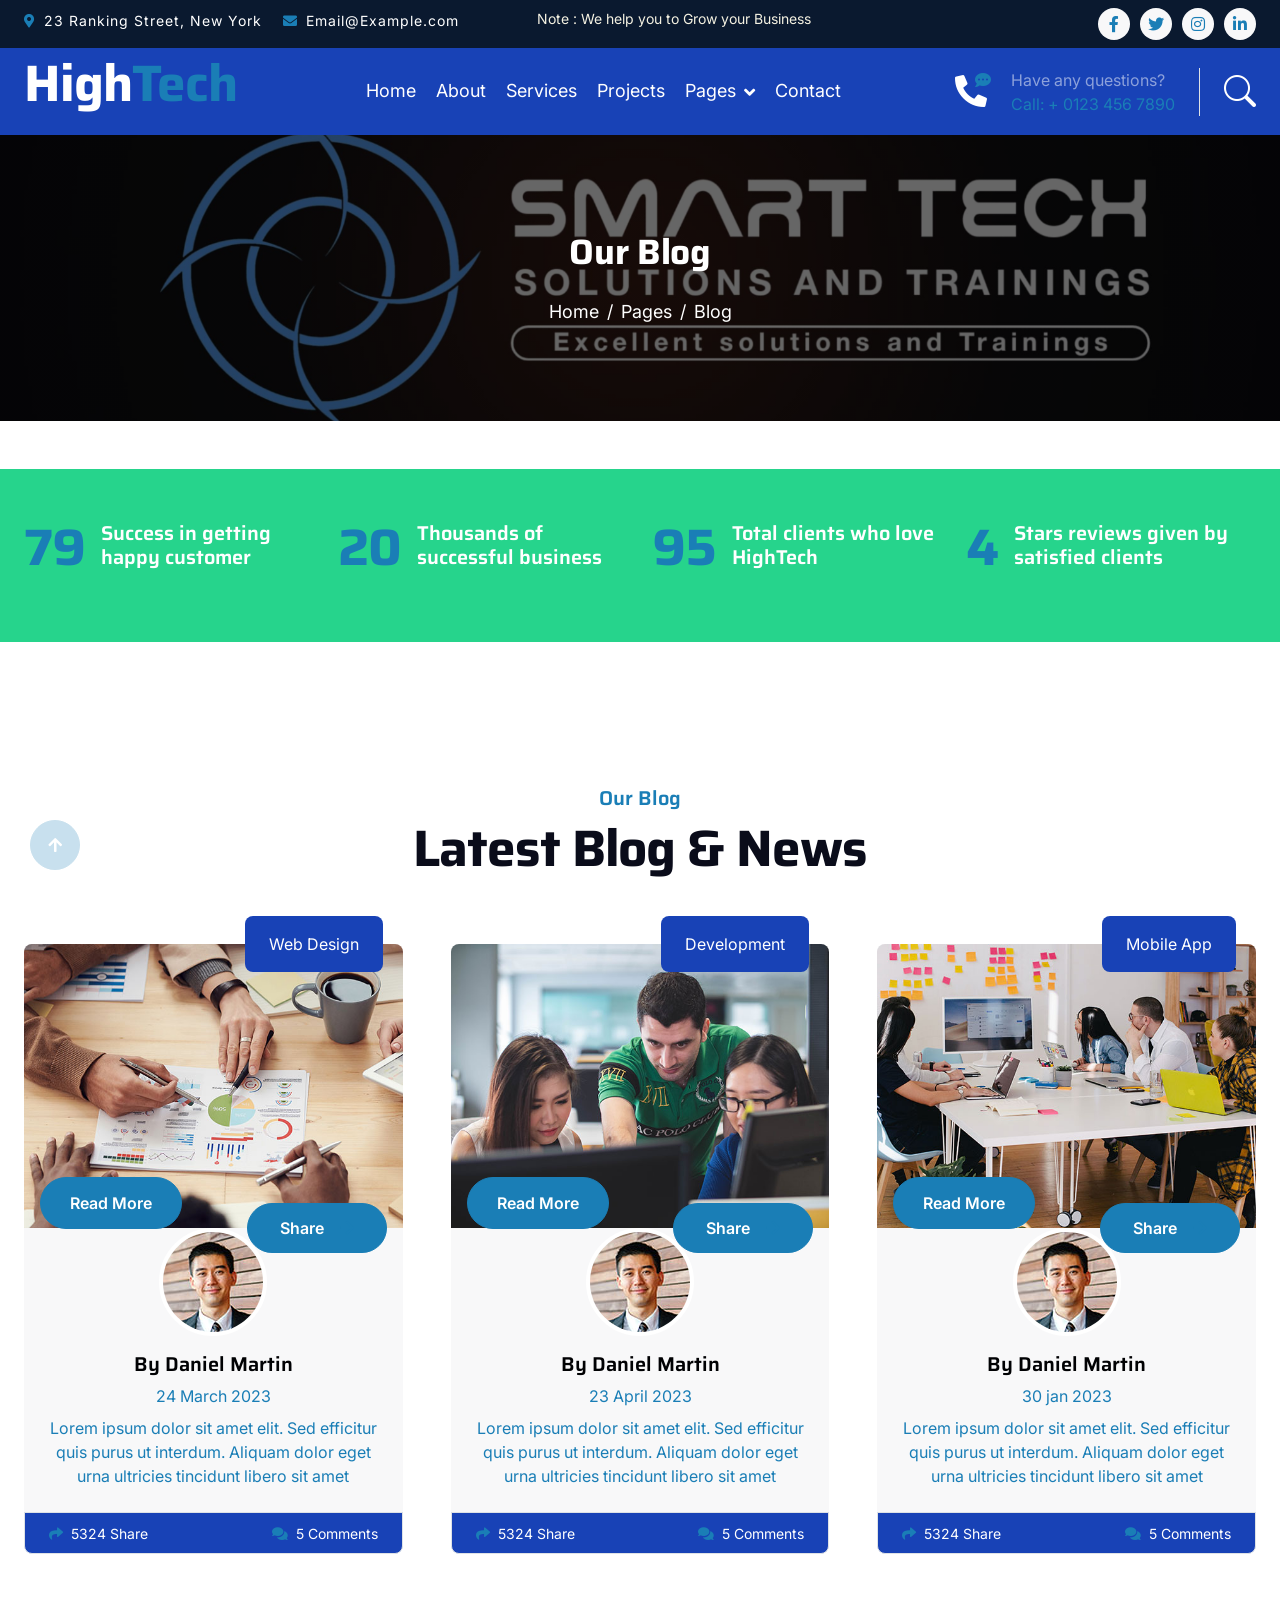
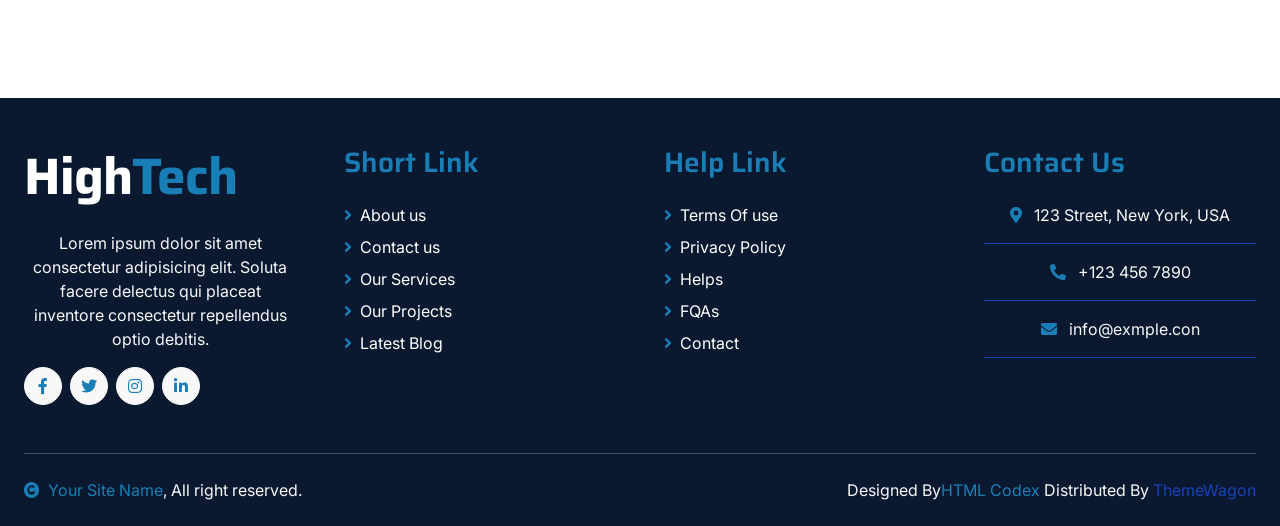
<file: blog.html>
<!DOCTYPE html>
<html lang="en">

    <head>
        <meta charset="utf-8">
        <title>HighTech - IT Solutions Website Template</title>
        <meta content="width=device-width, initial-scale=1.0" name="viewport">
        <meta content="" name="keywords">
        <meta content="" name="description">

        <!-- Google Web Fonts -->
        <link rel="preconnect" href="https://fonts.googleapis.com">
        <link rel="preconnect" href="https://fonts.gstatic.com" crossorigin>
        <link href="https://fonts.googleapis.com/css2?family=Inter:wght@400;500;600&family=Saira:wght@500;600;700&display=swap" rel="stylesheet"> 

        <!-- Icon Font Stylesheet -->
        <link href="https://cdnjs.cloudflare.com/ajax/libs/font-awesome/5.10.0/css/all.min.css" rel="stylesheet">
        <link href="https://cdn.jsdelivr.net/npm/bootstrap-icons@1.4.1/font/bootstrap-icons.css" rel="stylesheet">

        <!-- Libraries Stylesheet -->
        <link href="lib/animate/animate.min.css" rel="stylesheet">
        <link href="lib/owlcarousel/assets/owl.carousel.min.css" rel="stylesheet">

        <!-- Customized Bootstrap Stylesheet -->
        <link href="css/bootstrap.min.css" rel="stylesheet">

        <!-- Template Stylesheet -->
        <link href="css/style.css" rel="stylesheet">
    </head>

    <body>
        <!-- Spinner Start -->
        <div id="spinner" class="show position-fixed translate-middle w-100 vh-100 top-50 start-50 d-flex align-items-center justify-content-center">
            <div class="spinner-grow text-primary" role="status"></div>
        </div>
        <!-- Spinner End -->

        <!-- Topbar Start -->
        <div class="container-fluid bg-dark py-2 d-none d-md-flex">
            <div class="container">
                <div class="d-flex justify-content-between topbar">
                    <div class="top-info">
                        <small class="me-3 text-white-50"><a href="#"><i class="fas fa-map-marker-alt me-2 text-secondary"></i></a>23 Ranking Street, New York</small>
                        <small class="me-3 text-white-50"><a href="#"><i class="fas fa-envelope me-2 text-secondary"></i></a>Email@Example.com</small>
                    </div>
                    <div id="note" class="text-secondary d-none d-xl-flex"><small>Note : We help you to Grow your Business</small></div>
                    <div class="top-link">
                        <a href="" class="bg-light nav-fill btn btn-sm-square rounded-circle"><i class="fab fa-facebook-f text-primary"></i></a>
                        <a href="" class="bg-light nav-fill btn btn-sm-square rounded-circle"><i class="fab fa-twitter text-primary"></i></a>
                        <a href="" class="bg-light nav-fill btn btn-sm-square rounded-circle"><i class="fab fa-instagram text-primary"></i></a>
                        <a href="" class="bg-light nav-fill btn btn-sm-square rounded-circle me-0"><i class="fab fa-linkedin-in text-primary"></i></a>
                    </div>
                </div>
            </div>
        </div>
        <!-- Topbar End -->

        <!-- Navbar Start -->
        <div class="container-fluid bg-primary">
            <div class="container">
                <nav class="navbar navbar-dark navbar-expand-lg py-0">
                    <a href="index.html" class="navbar-brand">
                        <h1 class="text-white fw-bold d-block">High<span class="text-secondary">Tech</span> </h1>
                    </a>
                    <button type="button" class="navbar-toggler me-0" data-bs-toggle="collapse" data-bs-target="#navbarCollapse">
                        <span class="navbar-toggler-icon"></span>
                    </button>
                    <div class="collapse navbar-collapse bg-transparent" id="navbarCollapse">
                        <div class="navbar-nav ms-auto mx-xl-auto p-0">
                            <a href="index.html" class="nav-item nav-link">Home</a>
                            <a href="about.html" class="nav-item nav-link">About</a>
                            <a href="service.html" class="nav-item nav-link">Services</a>
                            <a href="project.html" class="nav-item nav-link">Projects</a>
                            <div class="nav-item dropdown">
                                <a href="#" class="nav-link dropdown-toggle active" data-bs-toggle="dropdown">Pages</a>
                                <div class="dropdown-menu rounded">
                                    <a href="blog.html" class="dropdown-item active">Our Blog</a>
                                    <a href="team.html" class="dropdown-item">Our Team</a>
                                    <a href="testimonial.html" class="dropdown-item">Testimonial</a>
                                    <a href="404.html" class="dropdown-item">404 Page</a>
                                </div>
                            </div>
                            <a href="contact.html" class="nav-item nav-link">Contact</a>
                        </div>
                    </div>
                    <div class="d-none d-xl-flex flex-shirink-0">
                        <div id="phone-tada" class="d-flex align-items-center justify-content-center me-4">
                            <a href="" class="position-relative animated tada infinite">
                                <i class="fa fa-phone-alt text-white fa-2x"></i>
                                <div class="position-absolute" style="top: -7px; left: 20px;">
                                    <span><i class="fa fa-comment-dots text-secondary"></i></span>
                                </div>
                            </a>
                        </div>
                        <div class="d-flex flex-column pe-4 border-end">
                            <span class="text-white-50">Have any questions?</span>
                            <span class="text-secondary">Call: + 0123 456 7890</span>
                        </div>
                        <div class="d-flex align-items-center justify-content-center ms-4 ">
                            <a href="#"><i class="bi bi-search text-white fa-2x"></i> </a>
                        </div>
                    </div>
                </nav>
            </div>
        </div>
        <!-- Navbar End -->

        
        <!-- Page Header Start -->
        <div class="container-fluid page-header py-5">
            <div class="container text-center py-5">
                <h1 class="display-2 text-white mb-4 animated slideInDown">Our Blog</h1>
                <nav aria-label="breadcrumb animated slideInDown">
                    <ol class="breadcrumb justify-content-center mb-0">
                        <li class="breadcrumb-item"><a href="#">Home</a></li>
                        <li class="breadcrumb-item"><a href="#">Pages</a></li>
                        <li class="breadcrumb-item" aria-current="page">Blog</li>
                    </ol>
                </nav>
            </div>
        </div>
        <!-- Page Header End -->


        <!-- Fact Start -->
        <div class="container-fluid bg-secondary py-5">
            <div class="container">
                <div class="row">
                    <div class="col-lg-3 wow fadeIn" data-wow-delay=".1s">
                        <div class="d-flex counter">
                            <h1 class="me-3 text-primary counter-value">99</h1>
                            <h5 class="text-white mt-1">Success in getting happy customer</h5>
                        </div>
                    </div>
                    <div class="col-lg-3 wow fadeIn" data-wow-delay=".3s">
                        <div class="d-flex counter">
                            <h1 class="me-3 text-primary counter-value">25</h1>
                            <h5 class="text-white mt-1">Thousands of successful business</h5>
                        </div>
                    </div>
                    <div class="col-lg-3 wow fadeIn" data-wow-delay=".5s">
                        <div class="d-flex counter">
                            <h1 class="me-3 text-primary counter-value">120</h1>
                            <h5 class="text-white mt-1">Total clients who love HighTech</h5>
                        </div>
                    </div>
                    <div class="col-lg-3 wow fadeIn" data-wow-delay=".7s">
                        <div class="d-flex counter">
                            <h1 class="me-3 text-primary counter-value">5</h1>
                            <h5 class="text-white mt-1">Stars reviews given by satisfied clients</h5>
                        </div>
                    </div>
                </div>
            </div>
        </div>
        <!-- Fact End -->


        <!-- Blog Start -->
        <div class="container-fluid blog py-5 my-5">
            <div class="container py-5">
                <div class="text-center mx-auto pb-5 wow fadeIn" data-wow-delay=".3s" style="max-width: 600px;">
                    <h5 class="text-primary">Our Blog</h5>
                    <h1>Latest Blog & News</h1>
                </div>
                <div class="row g-5 justify-content-center">
                    <div class="col-lg-6 col-xl-4 wow fadeIn" data-wow-delay=".3s">
                        <div class="blog-item position-relative bg-light rounded">
                            <img src="img/blog-1.jpg" class="img-fluid w-100 rounded-top" alt="">
                            <span class="position-absolute px-4 py-3 bg-primary text-white rounded" style="top: -28px; right: 20px;">Web Design</span>
                            <div class="blog-btn d-flex justify-content-between position-relative px-3" style="margin-top: -75px;">
                                <div class="blog-icon btn btn-secondary px-3 rounded-pill my-auto">
                                    <a href="" class="btn text-white">Read More</a>
                                </div>
                                <div class="blog-btn-icon btn btn-secondary px-4 py-3 rounded-pill ">
                                    <div class="blog-icon-1">
                                        <p class="text-white px-2">Share<i class="fa fa-arrow-right ms-3"></i></p>
                                    </div>
                                    <div class="blog-icon-2">
                                        <a href="" class="btn me-1"><i class="fab fa-facebook-f text-white"></i></a>
                                        <a href="" class="btn me-1"><i class="fab fa-twitter text-white"></i></a>
                                        <a href="" class="btn me-1"><i class="fab fa-instagram text-white"></i></a>
                                    </div>
                                </div>
                            </div>
                            <div class="blog-content text-center position-relative px-3" style="margin-top: -25px;">
                                <img src="img/admin.jpg" class="img-fluid rounded-circle border border-4 border-white mb-3" alt="">
                                <h5 class="">By Daniel Martin</h5>
                                <span class="text-secondary">24 March 2023</span>
                                <p class="py-2">Lorem ipsum dolor sit amet elit. Sed efficitur quis purus ut interdum. Aliquam dolor eget urna ultricies tincidunt libero sit amet</p>
                            </div>
                            <div class="blog-coment d-flex justify-content-between px-4 py-2 border bg-primary rounded-bottom">
                                <a href="" class="text-white"><small><i class="fas fa-share me-2 text-secondary"></i>5324 Share</small></a>
                                <a href="" class="text-white"><small><i class="fa fa-comments me-2 text-secondary"></i>5 Comments</small></a>
                            </div>
                        </div>
                    </div>
                    <div class="col-lg-6 col-xl-4 wow fadeIn" data-wow-delay=".5s">
                        <div class="blog-item position-relative bg-light rounded">
                            <img src="img/blog-2.jpg" class="img-fluid w-100 rounded-top" alt="">
                            <span class="position-absolute px-4 py-3 bg-primary text-white rounded" style="top: -28px; right: 20px;">Development</span>
                            <div class="blog-btn d-flex justify-content-between position-relative px-3" style="margin-top: -75px;">
                                <div class="blog-icon btn btn-secondary px-3 rounded-pill my-auto">
                                    <a href="" class="btn text-white ">Read More</a>
                                </div>
                                <div class="blog-btn-icon btn btn-secondary px-4 py-3 rounded-pill ">
                                    <div class="blog-icon-1">
                                        <p class="text-white px-2">Share<i class="fa fa-arrow-right ms-3"></i></p>
                                    </div>
                                    <div class="blog-icon-2">
                                        <a href="" class="btn me-1"><i class="fab fa-facebook-f text-white"></i></a>
                                        <a href="" class="btn me-1"><i class="fab fa-twitter text-white"></i></a>
                                        <a href="" class="btn me-1"><i class="fab fa-instagram text-white"></i></a>
                                    </div>
                                </div>
                            </div>
                            <div class="blog-content text-center position-relative px-3" style="margin-top: -25px;">
                                <img src="img/admin.jpg" class="img-fluid rounded-circle border border-4 border-white mb-3" alt="">
                                <h5 class="">By Daniel Martin</h5>
                                <span class="text-secondary">23 April 2023</span>
                                <p class="py-2">Lorem ipsum dolor sit amet elit. Sed efficitur quis purus ut interdum. Aliquam dolor eget urna ultricies tincidunt libero sit amet</p>
                            </div>
                            <div class="blog-coment d-flex justify-content-between px-4 py-2 border bg-primary rounded-bottom">
                                <a href="" class="text-white"><small><i class="fas fa-share me-2 text-secondary"></i>5324 Share</small></a>
                                <a href="" class="text-white"><small><i class="fa fa-comments me-2 text-secondary"></i>5 Comments</small></a>
                            </div>
                        </div>
                    </div>
                    <div class="col-lg-6 col-xl-4 wow fadeIn" data-wow-delay=".7s">
                        <div class="blog-item position-relative bg-light rounded">
                            <img src="img/blog-3.jpg" class="img-fluid w-100 rounded-top" alt="">
                            <span class="position-absolute px-4 py-3 bg-primary text-white rounded" style="top: -28px; right: 20px;">Mobile App</span>
                            <div class="blog-btn d-flex justify-content-between position-relative px-3" style="margin-top: -75px;">
                                <div class="blog-icon btn btn-secondary px-3 rounded-pill my-auto">
                                    <a href="" class="btn text-white ">Read More</a>
                                </div>
                                <div class="blog-btn-icon btn btn-secondary px-4 py-3 rounded-pill ">
                                    <div class="blog-icon-1">
                                        <p class="text-white px-2">Share<i class="fa fa-arrow-right ms-3"></i></p>
                                    </div>
                                    <div class="blog-icon-2">
                                        <a href="" class="btn me-1"><i class="fab fa-facebook-f text-white"></i></a>
                                        <a href="" class="btn me-1"><i class="fab fa-twitter text-white"></i></a>
                                        <a href="" class="btn me-1"><i class="fab fa-instagram text-white"></i></a>
                                    </div>
                                </div>
                            </div>
                            <div class="blog-content text-center position-relative px-3" style="margin-top: -25px;">
                                <img src="img/admin.jpg" class="img-fluid rounded-circle border border-4 border-white mb-3" alt="">
                                <h5 class="">By Daniel Martin</h5>
                                <span class="text-secondary">30 jan 2023</span>
                                <p class="py-2">Lorem ipsum dolor sit amet elit. Sed efficitur quis purus ut interdum. Aliquam dolor eget urna ultricies tincidunt libero sit amet</p>
                            </div>
                            <div class="blog-coments d-flex justify-content-between px-4 py-2 border bg-primary rounded-bottom">
                                <a href="" class="text-white"><small><i class="fas fa-share me-2 text-secondary"></i>5324 Share</small></a>
                                <a href="" class="text-white"><small><i class="fa fa-comments me-2 text-secondary"></i>5 Comments</small></a>
                            </div>
                        </div>
                    </div>
                </div>
            </div>
        </div>
        <!-- Blog End -->


        <!-- Footer Start -->
         <div class="container-fluid footer bg-dark wow fadeIn" data-wow-delay=".3s">
            <div class="container pt-5 pb-4">
                <div class="row g-5">
                    <div class="col-lg-3 col-md-6">
                        <a href="index.html">
                            <h1 class="text-white fw-bold d-block">High<span class="text-secondary">Tech</span> </h1>
                        </a>
                        <p class="mt-4 text-light">Lorem ipsum dolor sit amet consectetur adipisicing elit. Soluta facere delectus qui placeat inventore consectetur repellendus optio debitis.</p>
                        <div class="d-flex hightech-link">
                            <a href="" class="btn-light nav-fill btn btn-square rounded-circle me-2"><i class="fab fa-facebook-f text-primary"></i></a>
                            <a href="" class="btn-light nav-fill btn btn-square rounded-circle me-2"><i class="fab fa-twitter text-primary"></i></a>
                            <a href="" class="btn-light nav-fill btn btn-square rounded-circle me-2"><i class="fab fa-instagram text-primary"></i></a>
                            <a href="" class="btn-light nav-fill btn btn-square rounded-circle me-0"><i class="fab fa-linkedin-in text-primary"></i></a>
                        </div>
                    </div>
                    <div class="col-lg-3 col-md-6">
                        <a href="#" class="h3 text-secondary">Short Link</a>
                        <div class="mt-4 d-flex flex-column short-link">
                            <a href="" class="mb-2 text-white"><i class="fas fa-angle-right text-secondary me-2"></i>About us</a>
                            <a href="" class="mb-2 text-white"><i class="fas fa-angle-right text-secondary me-2"></i>Contact us</a>
                            <a href="" class="mb-2 text-white"><i class="fas fa-angle-right text-secondary me-2"></i>Our Services</a>
                            <a href="" class="mb-2 text-white"><i class="fas fa-angle-right text-secondary me-2"></i>Our Projects</a>
                            <a href="" class="mb-2 text-white"><i class="fas fa-angle-right text-secondary me-2"></i>Latest Blog</a>
                        </div>
                    </div>
                    <div class="col-lg-3 col-md-6">
                        <a href="#" class="h3 text-secondary">Help Link</a>
                        <div class="mt-4 d-flex flex-column help-link">
                            <a href="" class="mb-2 text-white"><i class="fas fa-angle-right text-secondary me-2"></i>Terms Of use</a>
                            <a href="" class="mb-2 text-white"><i class="fas fa-angle-right text-secondary me-2"></i>Privacy Policy</a>
                            <a href="" class="mb-2 text-white"><i class="fas fa-angle-right text-secondary me-2"></i>Helps</a>
                            <a href="" class="mb-2 text-white"><i class="fas fa-angle-right text-secondary me-2"></i>FQAs</a>
                            <a href="" class="mb-2 text-white"><i class="fas fa-angle-right text-secondary me-2"></i>Contact</a>
                        </div>
                    </div>
                    <div class="col-lg-3 col-md-6">
                        <a href="#" class="h3 text-secondary">Contact Us</a>
                        <div class="text-white mt-4 d-flex flex-column contact-link">
                            <a href="#" class="pb-3 text-light border-bottom border-primary"><i class="fas fa-map-marker-alt text-secondary me-2"></i> 123 Street, New York, USA</a>
                            <a href="#" class="py-3 text-light border-bottom border-primary"><i class="fas fa-phone-alt text-secondary me-2"></i> +123 456 7890</a>
                            <a href="#" class="py-3 text-light border-bottom border-primary"><i class="fas fa-envelope text-secondary me-2"></i> info@exmple.con</a>
                        </div>
                    </div>
                </div>
                <hr class="text-light mt-5 mb-4">
                <div class="row">
                    <div class="col-md-6 text-center text-md-start">
                        <span class="text-light"><a href="#" class="text-secondary"><i class="fas fa-copyright text-secondary me-2"></i>Your Site Name</a>, All right reserved.</span>
                    </div>
                    <div class="col-md-6 text-center text-md-end">
                        <!--/*** This template is free as long as you keep the footer author’s credit link/attribution link/backlink. If you'd like to use the template without the footer author’s credit link/attribution link/backlink, you can purchase the Credit Removal License from "https://htmlcodex.com/credit-removal". Thank you for your support. ***/-->
                        <span class="text-light">Designed By<a href="https://htmlcodex.com" class="text-secondary">HTML Codex</a> Distributed By <a href="https://themewagon.com">ThemeWagon</a></span>
                    </div>
                </div>
            </div>
        </div>
        <!-- Footer End -->


        <!-- Back to Top -->
        <a href="#" class="btn btn-secondary btn-square rounded-circle back-to-top"><i class="fa fa-arrow-up text-white"></i></a>

        
        <!-- JavaScript Libraries -->
        <script src="https://ajax.googleapis.com/ajax/libs/jquery/3.6.4/jquery.min.js"></script>
        <script src="https://cdn.jsdelivr.net/npm/bootstrap@5.0.0/dist/js/bootstrap.bundle.min.js"></script>
        <script src="lib/wow/wow.min.js"></script>
        <script src="lib/easing/easing.min.js"></script>
        <script src="lib/waypoints/waypoints.min.js"></script>
        <script src="lib/owlcarousel/owl.carousel.min.js"></script>

        <!-- Template Javascript -->
        <script src="js/main.js"></script>
    </body>

</html>
</file>
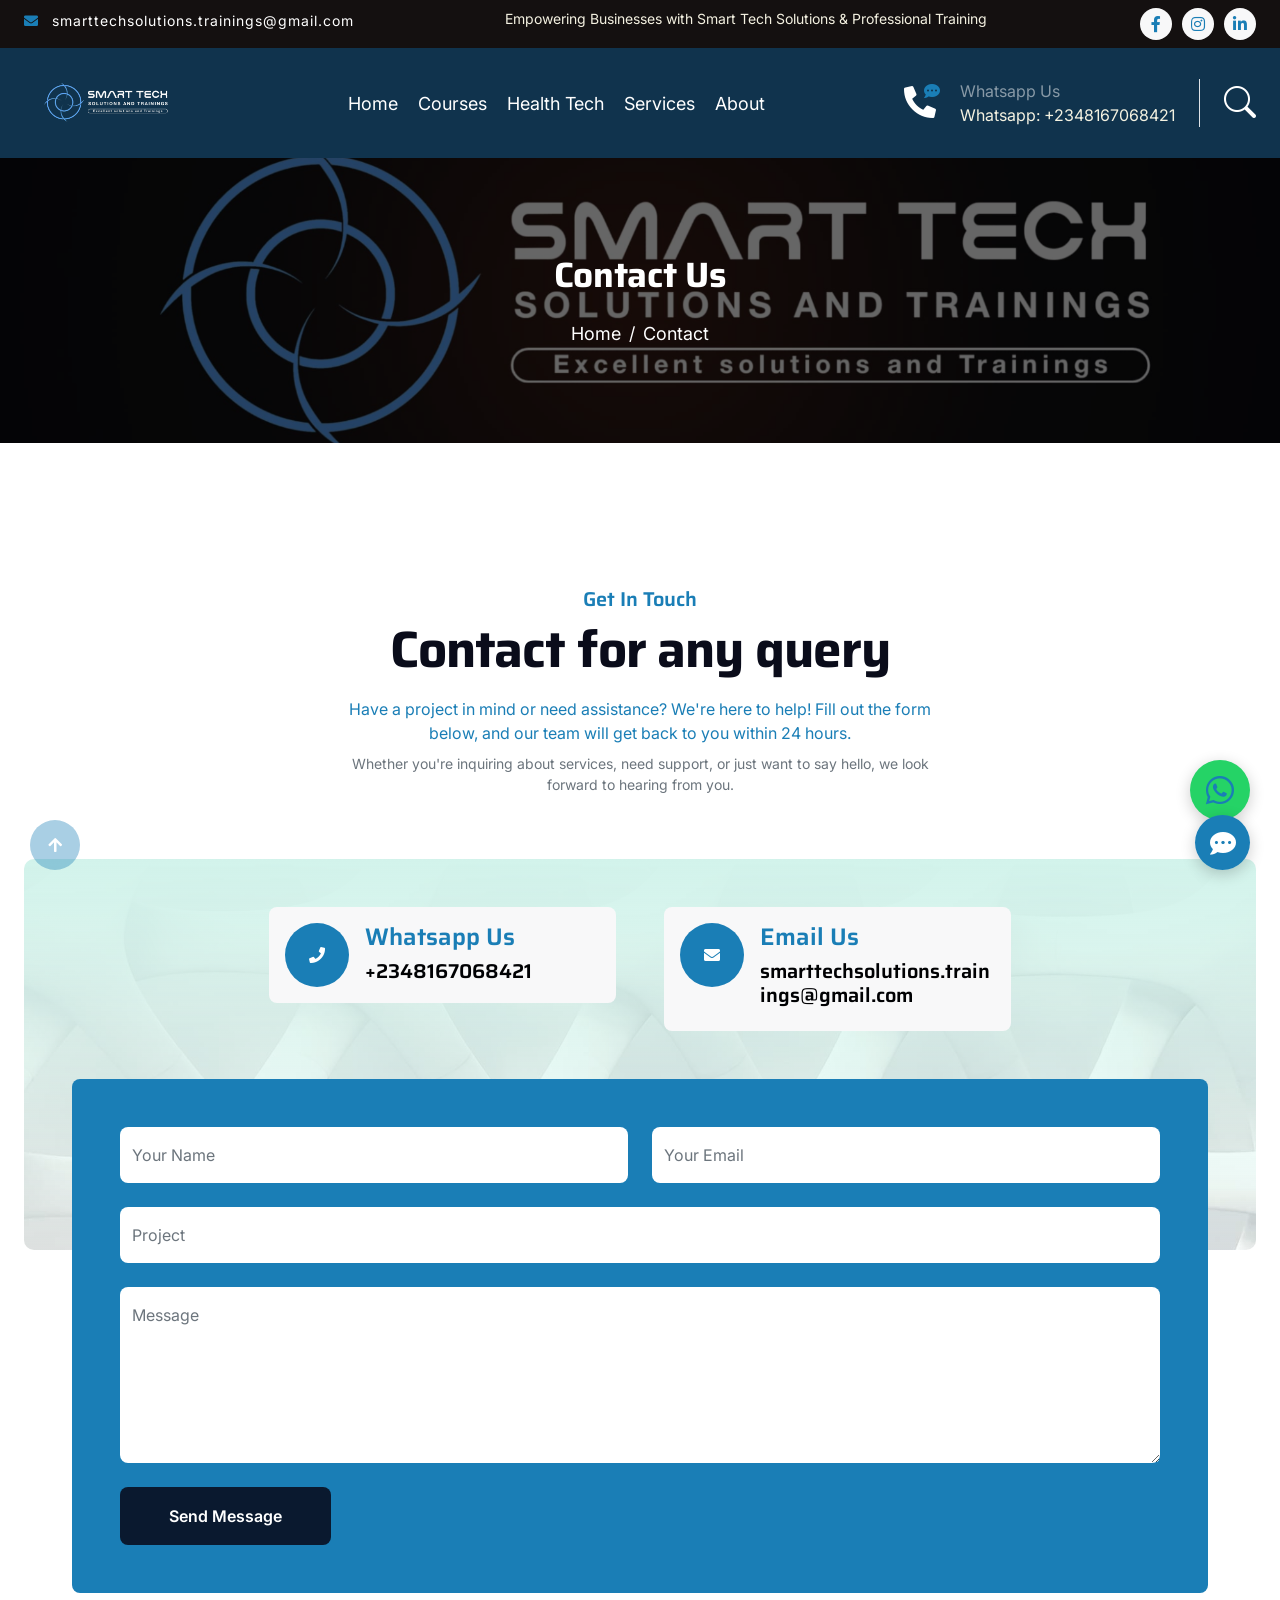
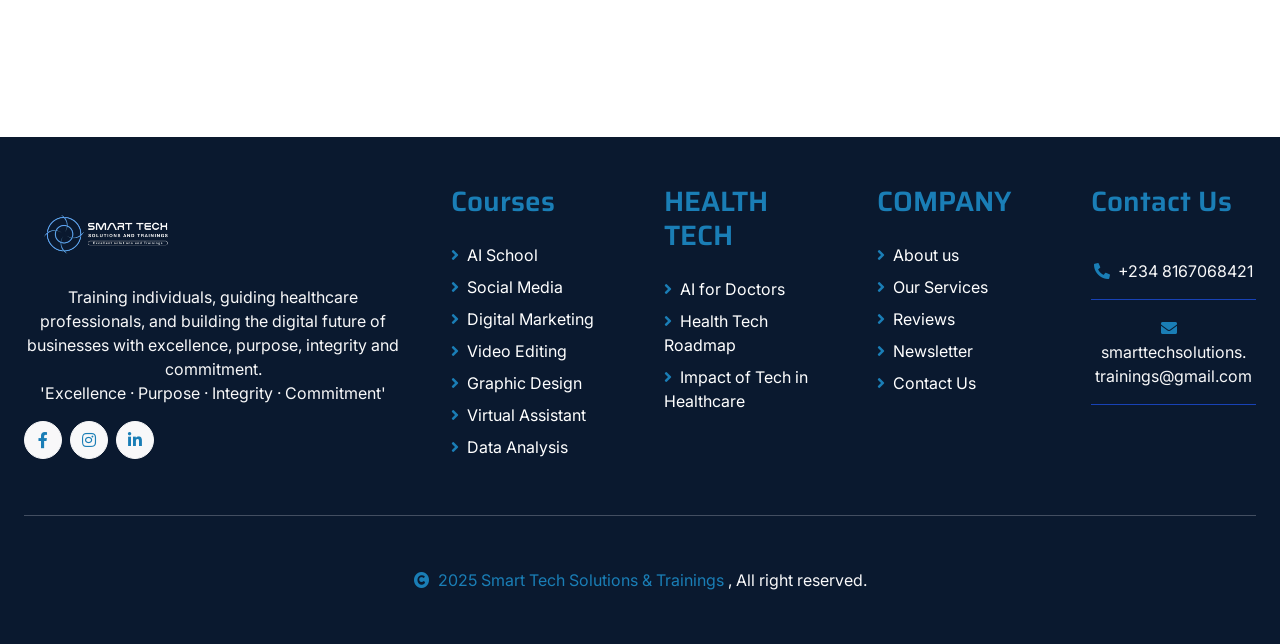
<file: contact.html>
<!DOCTYPE html>
<html lang="en">

    <head>
        <meta charset="utf-8">
        <meta name="viewport" content="width=device-width, initial-scale=1.0">
        <title>SmartTech Solutions | Digital Skills & Health Tech Training</title>
        <meta name="description" content="SmartTech Solutions provides digital skills training, health tech consulting, and business digital solutions.">
        <meta name="keywords" content="digital skills training, health tech, AI for doctors, business digital solutions">
        <meta name="author" content="Dr. Blessing - SmartTech Solutions & Trainings">
        <meta name="robots" content="index, follow">

        <!-- Google Web Fonts -->
        <link rel="preconnect" href="https://fonts.googleapis.com">
        <link rel="preconnect" href="https://fonts.gstatic.com" crossorigin>
        <link href="https://fonts.googleapis.com/css2?family=Inter:wght@400;500;600&family=Saira:wght@500;600;700&display=swap" rel="stylesheet"> 

        <!-- Icon Font Stylesheet -->
        <link href="https://cdnjs.cloudflare.com/ajax/libs/font-awesome/5.10.0/css/all.min.css" rel="stylesheet">
        <link href="https://cdn.jsdelivr.net/npm/bootstrap-icons@1.4.1/font/bootstrap-icons.css" rel="stylesheet">

        <!-- Libraries Stylesheet -->
        <link href="lib/animate/animate.min.css" rel="stylesheet">
        <link href="lib/owlcarousel/assets/owl.carousel.min.css" rel="stylesheet">

        <link rel="icon" type="image/png" href="img/image1.png">

        <!-- Customized Bootstrap Stylesheet -->
        <link href="css/bootstrap.min.css" rel="stylesheet">

        <!-- Template Stylesheet -->
        <link href="css/style.css" rel="stylesheet">
    </head>

<body>
   

  

        <!-- Spinner Start -->
        <div id="spinner" class="show position-fixed translate-middle w-100 vh-100 top-50 start-50 d-flex align-items-center justify-content-center">
            <div class="spinner-grow text-primary" role="status"></div>
        </div>
        <!-- Spinner End -->

     
   
        <!-- Topbar Start -->
        <div class="container-fluid  py-2 d-none d-md-flex" style="background-color:#141010 !important;">
            <div class="container">
                <div class="d-flex justify-content-between topbar">
                    <div class="top-info">
                        <!--<small class="me-3 text-white-50"><a href="+2348012345678"><i class="fas fa-phone-alt text-secondary me-2"></i></a>+2348012345678</small>-->
                        <small class="me-3 text-white-50"><a href="smarttechsolutions.trainings@gmail.com  "><i class="fas fa-envelope me-2"></i></a> smarttechsolutions.trainings@gmail.com </small>
                    </div>
                    <div id="note" class="d-none d-xl-flex"><small>Empowering Businesses with Smart Tech Solutions & Professional Training</small></div>
                    <div class="top-link">
                        <a href="https://www.facebook.com/share/1MxezwJJPA/" class="bg-light nav-fill btn btn-sm-square rounded-circle"><i class="fab fa-facebook-f"></i></a>
                        <!--<a href="" class="bg-light nav-fill btn btn-sm-square rounded-circle"><i class="fab fa-twitter"></i></a>-->
                        <a href="https://www.instagram.com/smarttech__st?igsh=MTdrZnNtMTl6d2czZg==" class="bg-light nav-fill btn btn-sm-square rounded-circle"><i class="fab fa-instagram"></i></a>
                        <a href="https://www.linkedin.com/company/smart-tech-solutions-and-trainings/" class="bg-light nav-fill btn btn-sm-square rounded-circle me-0"><i class="fab fa-linkedin-in"></i></a>
                    </div>
                </div>
            </div>
        </div>
        <!-- Topbar End -->

        <!-- Navbar Start -->
        <div class="container-fluid  bg-dark" style="background-color: #10334D !important;">
            <div class="container">
                <nav class="navbar navbar-dark navbar-expand-lg py-0">
                    <a href="index.html" class="navbar-brand d-flex align-items-center">
                        <img src="img/Pi7_Tool_image1-removebg-preview.png" alt="Company Logo" style="height: 100px; width: auto;" class="me-2">
                    </a>

                    <button type="button" class="navbar-toggler me-0" data-bs-toggle="collapse" data-bs-target="#navbarCollapse">
                        <span class="navbar-toggler-icon"></span>
                    </button>

                    <div class="collapse navbar-collapse bg-transparent" id="navbarCollapse">
                        <div class="navbar-nav ms-auto mx-xl-auto p-0">
                            <a href="index.html" class="nav-item nav-link">Home</a>
                            <a href="courses.html" class="nav-item nav-link">Courses</a>
                             <a href="health.html" class="nav-item nav-link">Health Tech</a>
                            <a href="service.html" class="nav-item nav-link">Services</a>
                             <a href="about.html" class="nav-item nav-link">About</a>
                            <!--<a href="newsletter.html" class="nav-item nav-link">Newsletter</a>-->
                             <!--<div class="nav-item dropdown">
                                <a href="#" class="nav-link dropdown-toggle" data-bs-toggle="dropdown">Pages</a>
                                <div class="dropdown-menu rounded">
                                    <a href="blog.html" class="dropdown-item">Our Blog</a>
                                    <a href="team.html" class="dropdown-item">Our Team</a>
                                    <a href="testimonial.html" class="dropdown-item">Testimonial</a>
                                    <a href="404.html" class="dropdown-item">404 Page</a>
                                </div>
                            </div>-->
                            <!--<a href="contact.html" class="nav-item nav-link">Contact</a>-->
                        </div>
                    </div>

                    <div class="d-none d-xl-flex flex-shirink-0">
                        <div id="phone-tada" class="d-flex align-items-center justify-content-center me-4">
                            <a href="" class="position-relative animated tada infinite">
                                <i class="fa fa-phone-alt text-white fa-2x"></i>
                                <div class="position-absolute" style="top: -7px; left: 20px;">
                                    <span><i class="fa fa-comment-dots" style="color: #1A7EB6"></i></span>
                                </div>
                            </a>
                        </div>
                        <div class="d-flex flex-column pe-4 border-end">
                            <span class="text-white-50">Whatsapp Us</span>
                            <span class="" style="color: #F4F2E1">Whatsapp: +2348167068421</span>
                        </div>
                        <div class="d-flex align-items-center justify-content-center ms-4 ">
                            <a href="#"><i class="bi bi-search text-white fa-2x"></i> </a>
                        </div>
                    </div>
                </nav>
            </div>
        </div>
        <!-- Navbar End -->

        
        <!-- Page Header Start -->
        <div class="container-fluid page-header py-5">
            <div class="container text-center py-5">
                <h1 class="display-2 text-white mb-4 animated slideInDown">Contact Us</h1>
                <nav aria-label="breadcrumb animated slideInDown">
                    <ol class="breadcrumb justify-content-center mb-0">
                        <li class="breadcrumb-item"><a href="index.html">Home</a></li>
                        
                        <li class="breadcrumb-item" aria-current="page">Contact</li>
                    </ol>
                </nav>
            </div>
        </div>
        <!-- Page Header End -->


       


        <!-- Contact Start -->
       <div class="container-fluid py-5 mt-5">
            <div class="container py-5">
                <div class="text-center mx-auto pb-5 wow fadeIn" data-wow-delay=".3s" style="max-width: 600px;">
                    <h5 class="text-primary">Get In Touch</h5>
                    <h1 class="mb-3">Contact for any query</h1>
                       <p class="mb-2">Have a project in mind or need assistance? We're here to help! Fill out the form below, and our team will get back to you within 24 hours.</p>
                     <p class="small text-muted">Whether you're inquiring about services, need support, or just want to say hello, we look forward to hearing from you.</p>
                </div>
                <div class="contact-detail position-relative p-5">
                    <div class="row g-5 mb-5 justify-content-center">
                       
                        <div class="col-xl-4 col-lg-6 wow fadeIn" data-wow-delay=".5s">
                            <div class="d-flex bg-light p-3 rounded">
                                <div class="flex-shrink-0 btn-square bg-info rounded-circle" style="background-color: #1A7EB6 !important; width: 64px; height: 64px;">
                                    <i class="fa fa-phone text-white"></i>
                                </div>
                                <div class="ms-3">
                                    <h4 class="text-primary">Whatsapp Us</h4>
                                    <a class="h5" href="tel:+2348167068421" target="_blank">+2348167068421</a>
                                </div>
                            </div>
                        </div>
                        <div class="col-xl-4 col-lg-6 wow fadeIn" data-wow-delay=".7s">
                            <div class="d-flex bg-light p-3 rounded">
                                <div class="flex-shrink-0 btn-square bg-info rounded-circle" style=" background-color: #1A7EB6 !important; width: 64px; height: 64px;">
                                    <i class="fa fa-envelope text-white"></i>
                                </div>
                                <div class="ms-3" style="overflow: hidden; min-height: auto;">
                                <h4 class="text-primary" style="margin-bottom: 8px;">Email Us</h4>
                                <a class="h5" href="mailto:smarttechsolutions.trainings@gmail.com " target="_blank" style="display: inline-block; word-break: break-word; white-space: normal;">smarttechsolutions.trainings@gmail.com</a>
                            </div>
                            </div>
                        </div>
                    </div>
                    <div class="row g-5">
                        <div class="col-lg-12 wow fadeIn" data-wow-delay=".5s">
                            <div class="p-5 rounded contact-form">
                                <form class="row g-4">
                                    <div class="col-md-6">
                                        <input type="text" class="form-control border-0 py-3" placeholder="Your Name">
                                    </div>
                                    <div class="col-md-6">
                                        <input type="email" class="form-control border-0 py-3" placeholder="Your Email">
                                    </div>
                                    <div class="col-md-12">
                                        <input type="text" class="form-control border-0 py-3" placeholder="Project">
                                    </div>
                                    <div class="col-md-12">
                                        <textarea class="w-100 form-control border-0 py-3" rows="6" cols="10" placeholder="Message"></textarea>
                                    </div>
                                    <div class="col-md-12 text-start">
                                        <button class="btn bg-dark text-white py-3 px-5" type="button">Send Message</button>
                                    </div>
                                </form>
                            </div>
                        </div>
                    </div>
                </div>
            </div> 
        </div>
        <!-- Contact End -->


       <!-- Footer Start -->
          <div class="container-fluid footer bg-dark wow fadeIn" data-wow-delay=".3s">
            <div class="container pt-5 pb-4">
                <div class="row g-5">
                <!-- Logo & company info - wider on large screens -->
                <div class="col-lg-4 col-md-6">
                    <a href="index.html">
                    <img src="img/Pi7_Tool_image1-removebg-preview.png" alt="Company Logo" style="height: 100px; width: auto;" class="me-2">
                    </a>
                    <p class="mt-0 text-light">
                    Training individuals, guiding healthcare professionals, and building the digital future of businesses with excellence, purpose, integrity and commitment.<br>
                    'Excellence · Purpose · Integrity · Commitment'
                    </p>
                    <div class="d-flex hightech-link">
                    <a href="https://www.facebook.com/share/1MxezwJJPA/" class="btn-light nav-fill btn btn-square rounded-circle me-2"><i class="fab fa-facebook-f"></i></a>
                    <!--<a href="" class="btn-light nav-fill btn btn-square rounded-circle me-2"><i class="fab fa-twitter"></i></a>-->
                    <a href="https://www.instagram.com/smarttech__st?igsh=MTdrZnNtMTl6d2czZg==" class="btn-light nav-fill btn btn-square rounded-circle me-2"><i class="fab fa-instagram"></i></a>
                    <a href="https://www.linkedin.com/company/smart-tech-solutions-and-trainings/" class="btn-light nav-fill btn btn-square rounded-circle me-0"><i class="fab fa-linkedin-in"></i></a>
                    </div>
                </div>

                <!-- Courses - reduced width -->
                 <div class="col-lg-2 col-md-6">
                    <a href="courses.html" class="h3">Courses</a>
                    <div class="mt-4 d-flex flex-column short-link">
                    <a href="courses.html" class="mb-2 text-white"><i class="fas fa-angle-right me-2"></i>AI School</a>
                    <a href="courses.html" class="mb-2 text-white"><i class="fas fa-angle-right me-2" ></i>Social Media</a>
                    <a href="courses.html" class="mb-2 text-white"><i class="fas fa-angle-right  me-2"></i>Digital Marketing</a>
                    <a href="courses.html" class="mb-2 text-white"><i class="fas fa-angle-right  me-2"></i>Video Editing</a>
                    <a href="courses.html" class="mb-2 text-white"><i class="fas fa-angle-right me-2"></i>Graphic Design</a>
                    <a href="courses.html" class="mb-2 text-white"><i class="fas fa-angle-right me-2"></i>Virtual Assistant</a>
                    <a href="courses.html" class="mb-2 text-white"><i class="fas fa-angle-right  me-2"></i>Data Analysis</a>
                    </div>
                </div>

                <!-- Health Tech - reduced width -->
                <div class="col-lg-2 col-md-6">
                    <a href="health.html" class="h3">HEALTH TECH</a>
                    <div class="mt-4 d-flex flex-column help-link">
                    <a href="health.html" class="mb-2 text-white"><i class="fas fa-angle-right text-secondary me-2"></i>AI for Doctors</a>
                    <a href="health.html" class="mb-2 text-white"><i class="fas fa-angle-right text-secondary me-2"></i>Health Tech Roadmap</a>
                    <a href="health.html" class="mb-2 text-white"><i class="fas fa-angle-right text-secondary me-2"></i>Impact of Tech in Healthcare</a>
                    <!--<a href="health.html" class="mb-2 text-white"><i class="fas fa-angle-right text-secondary me-2"></i>1-on-1 Consultation</a>-->
                    </div>
                </div>

                <!-- Company - reduced width -->
                <div class="col-lg-2 col-md-6">
                    <a href="#" class="h3 ">COMPANY</a>
                    <div class="mt-4 d-flex flex-column short-link">
                    <a href="about.html" class="mb-2 text-white"><i class="fas fa-angle-right text-secondary me-2"></i>About us</a>
                    <a href="service.html" class="mb-2 text-white"><i class="fas fa-angle-right text-secondary me-2"></i>Our Services</a>
                    <a href="testimonial.html" class="mb-2 text-white"><i class="fas fa-angle-right text-secondary me-2"></i>Reviews</a>
                    <a href="newsletter.html" class="mb-2 text-white"><i class="fas fa-angle-right text-secondary me-2"></i>Newsletter</a>
                    <a href="contact.html" class="mb-2 text-white"><i class="fas fa-angle-right text-secondary me-2"></i>Contact Us</a>
                    </div>
                </div>

                <!-- Contact Us - reduced width -->
                <div class="col-lg-2 col-md-6">
                    <a href="#" class="h3">Contact Us</a>
                    <div class="text-white mt-4 d-flex flex-column contact-link">
                    <a href="+2348167068421" class="py-3 text-light border-bottom border-primary"><i class="fas fa-phone-alt text-secondary me-2"></i>+234 8167068421</a>
                    <a href="smarttechsolutions.trainings@gmail.com  " class="py-3 text-light border-bottom border-primary"><i class="fas fa-envelope text-secondary me-2"></i>smarttechsolutions.<br>trainings@gmail.com</a>
                    </div>
                </div>
                </div>
                
                <hr class="text-light mt-5 mb-4">
                <div class="row justify-content-center align-items-center" style="min-height: 80px;">
                <div class="col-md-12 text-center">
                    <span class="text-light">
                        <a href="#" class="text-secondary" style="color: #1A7EB6 !important">
                            <i class="fas fa-copyright me-2" style="color: #1A7EB6"></i>2025 Smart Tech Solutions &amp; Trainings
                        </a>, All right reserved.
                    </span>
                </div>
            </div>
           </div>
          </div>
     <!-- Footer End -->


        <!-- Back to Top -->
        <a href="#" class="btn-square rounded-circle back-to-top" style="background-color: #1A7EB6"><i class="fa fa-arrow-up text-white"></i></a>

        
        <!-- JavaScript Libraries -->
        <script src="https://ajax.googleapis.com/ajax/libs/jquery/3.6.4/jquery.min.js"></script>
        <script src="https://cdn.jsdelivr.net/npm/bootstrap@5.0.0/dist/js/bootstrap.bundle.min.js"></script>
        <script src="lib/wow/wow.min.js"></script>
        <script src="lib/easing/easing.min.js"></script>
        <script src="lib/waypoints/waypoints.min.js"></script>
        <script src="lib/owlcarousel/owl.carousel.min.js"></script>
       

        <!-- Template Javascript -->
        <script src="js/main.js"></script>

         <!-- WhatsApp Floating Button -->
        <a href="https://wa.me/2348167068421?text=Hello%21%20I%27m%20interested%20in%20your%20courses.%20Please%20help%20me%20with%20more%20information." 
        class="whatsapp-float" 
        target="_blank" 
        rel="noopener noreferrer">
            <i class="fab fa-whatsapp"></i>
        </a>


        <!-- Chat Box  -->

            <div id="simpleChatBox">
                <!-- Chat Toggle Button -->
                <div id="chatToggleButton" style="width: 55px; height: 55px; background: linear-gradient(135deg, #1A7EB6, #1A7EB6); border-radius: 50%; display: flex; align-items: center; justify-content: center; cursor: pointer; box-shadow: 0 4px 15px rgba(0,0,0,0.2); transition: all 0.3s ease;">
                    <i class="fas fa-comment-dots" style="font-size: 26px; color: #ffffff !important;"></i>
                </div>
                
                <!-- Chat Window -->
                <div id="chatWindowBox">
                    <!-- Header with X button -->
                    <div style="background: #1A7EB6; color: white; padding: 12px 15px; display: flex; justify-content: space-between; align-items: center;">
                        <div style="display: flex; align-items: center; gap: 10px;">
                            <i class="fas fa-comment-dots" style="font-size: 18px;"></i>
                            <span style="font-weight: 600; font-size: 14px;">Smart Tech Support</span>
                        </div>
                        <button id="chatCloseButton" style="background: none; border: none; color: white; font-size: 22px; cursor: pointer; width: 30px; height: 30px; display: flex; align-items: center; justify-content: center; border-radius: 50%; transition: all 0.2s;">&times;</button>
                    </div>
                    
                    <!-- Messages Area -->
                    <div id="chatMessagesBox" style="height: 280px; overflow-y: auto; padding: 12px; background: #f8f9fa; display: flex; flex-direction: column; gap: 8px;">
                        <div style="display: flex; flex-direction: column; align-items: flex-start;">
                            <div style="background: white; padding: 8px 12px; border-radius: 12px; border-bottom-left-radius: 4px; max-width: 85%; font-size: 13px; box-shadow: 0 1px 1px rgba(0,0,0,0.1);">
                                👋 Hi there! Welcome to Smart Tech Solutions & Trainings.
                            </div>
                            <div style="font-size: 10px; color: #999; margin-top: 3px; margin-left: 8px;">Just now</div>
                        </div>
                        <div style="display: flex; flex-direction: column; align-items: flex-start;">
                            <div style="background: white; padding: 8px 12px; border-radius: 12px; border-bottom-left-radius: 4px; max-width: 85%; font-size: 13px; box-shadow: 0 1px 1px rgba(0,0,0,0.1);">
                                How can we help you today?<br>Choose an option below or type your message.
                            </div>
                            <div style="font-size: 10px; color: #999; margin-top: 3px; margin-left: 8px;">Just now</div>
                        </div>
                    </div>
                    
                    <!-- Quick Options -->
                    <div style="padding: 8px 12px; background: white; border-top: 1px solid #e0e0e0; display: flex; flex-wrap: wrap; gap: 6px;">
                        <button class="chatQuickOption" data-msg="I want to enroll in a course" style="background: #f0f0f0; border: none; padding: 5px 10px; border-radius: 15px; font-size: 11px; cursor: pointer; transition: all 0.2s;">📚 Enroll in Course</button>
                        <!--<button class="chatQuickOption" data-msg="I need consultation" style="background: #f0f0f0; border: none; padding: 5px 10px; border-radius: 15px; font-size: 11px; cursor: pointer;">📞 Consultation</button>-->
                        <button class="chatQuickOption" data-msg="I'm interested in Health Tech" style="background: #f0f0f0; border: none; padding: 5px 10px; border-radius: 15px; font-size: 11px; cursor: pointer;">🏥 Health Tech</button>
                        <button class="chatQuickOption" data-msg="I need business solutions" style="background: #f0f0f0; border: none; padding: 5px 10px; border-radius: 15px; font-size: 11px; cursor: pointer;">💼 Business</button>
                    </div>
                    
                    <!-- Input Area -->
                    <div style="display: flex; padding: 10px 12px; background: white; border-top: 1px solid #e0e0e0; gap: 8px;">
                        <input type="text" id="chatInputBox" placeholder="Type a message..." style="flex: 1; padding: 8px 12px; border: 1px solid #ddd; border-radius: 20px; font-size: 13px; outline: none;">
                        <button id="chatSendButton" style="background: #1A7EB6; border: none; width: 36px; height: 36px; border-radius: 50%; cursor: pointer; display: flex; align-items: center; justify-content: center; transition: all 0.2s;">
                            <i class="fas fa-paper-plane" style="color: #F4F2E1; font-size: 14px;"></i>
                        </button>
                    </div>
                    
                    <!-- Footer -->
                    <div style="padding: 8px 12px; background: #f8f9fa; text-align: center; border-top: 1px solid #e0e0e0;">
                        <small style="color: #666; font-size: 10px;">We'll respond within 24 hours</small>
                    </div>
                </div>
            </div>



            <script>
                (function() {
                    // Wait for page to load
                    window.addEventListener('load', function() {
                        console.log('Chat box initializing...');
                        
                        // Get elements
                        const toggleBtn = document.getElementById('chatToggleButton');
                        const chatWindow = document.getElementById('chatWindowBox');
                        const closeBtn = document.getElementById('chatCloseButton');
                        const sendBtn = document.getElementById('chatSendButton');
                        const chatInput = document.getElementById('chatInputBox');
                        const chatMessages = document.getElementById('chatMessagesBox');
                        const quickOptions = document.querySelectorAll('.chatQuickOption');
                        
                        // Check if elements exist
                        if (!toggleBtn) {
                            console.error('Toggle button not found');
                            return;
                        }
                        if (!chatWindow) {
                            console.error('Chat window not found');
                            return;
                        }
                        
                        console.log('All elements found, chat box ready');
                        
                        // Function to open chat
                        function openChat() {
                            chatWindow.classList.add('open');
                            // Hide notification
                            const notification = document.getElementById('chatNotification');
                            if (notification) notification.style.display = 'none';
                        }
                        
                        // Function to close chat
                        function closeChat() {
                            chatWindow.classList.remove('open');
                        }
                        
                        // Function to add message
                        function addMessage(message, isUser) {
                            const messageDiv = document.createElement('div');
                            const time = new Date().toLocaleTimeString([], { hour: '2-digit', minute: '2-digit' });
                            
                            if (isUser) {
                                messageDiv.innerHTML = `
                                    <div style="display: flex; flex-direction: column; align-items: flex-end;">
                                        <div class="chat-message-user">${message}</div>
                                        <div style="font-size: 10px; color: #999; margin-top: 4px;">${time}</div>
                                    </div>
                                `;
                            } else {
                                messageDiv.innerHTML = `
                                    <div style="display: flex; flex-direction: column; align-items: flex-start;">
                                        <div class="chat-message-bot">${message}</div>
                                        <div style="font-size: 10px; color: #999; margin-top: 4px;">${time}</div>
                                    </div>
                                `;
                            }
                            
                            chatMessages.appendChild(messageDiv);
                            chatMessages.scrollTop = chatMessages.scrollHeight;
                        }
                        
                        // Function to show typing
                        function showTyping() {
                            const typingDiv = document.createElement('div');
                            typingDiv.id = 'typingIndicator';
                            typingDiv.innerHTML = `
                                <div style="display: flex; flex-direction: column; align-items: flex-start;">
                                    <div style="background: white; padding: 10px 14px; border-radius: 18px; border: 1px solid #e0e0e0;">
                                        <span style="display: inline-block; width: 8px; height: 8px; background: #999; border-radius: 50%; animation: typingAnim 1.4s infinite;"></span>
                                        <span style="display: inline-block; width: 8px; height: 8px; background: #999; border-radius: 50%; animation: typingAnim 1.4s infinite 0.2s;"></span>
                                        <span style="display: inline-block; width: 8px; height: 8px; background: #999; border-radius: 50%; animation: typingAnim 1.4s infinite 0.4s;"></span>
                                    </div>
                                </div>
                            `;
                            chatMessages.appendChild(typingDiv);
                            chatMessages.scrollTop = chatMessages.scrollHeight;
                        }
                        
                        // Function to hide typing
                        function hideTyping() {
                            const typing = document.getElementById('typingIndicator');
                            if (typing) typing.remove();
                        }
                        
                        // Auto response function
                        function getResponse(message) {
                            const msg = message.toLowerCase();
                            if (msg.includes('course') || msg.includes('enroll')) {
                                return "Great! You can browse our courses at <a href='courses.html' style='color:#17a2b8'>courses.html</a>. Would you like to enroll?";
                            } else if (msg.includes('consult')) {
                                return "I'd be happy to help you book a consultation! Please fill out our form on the homepage.";
                            } else if (msg.includes('health')) {
                                return "Our Health Tech programs are designed for healthcare professionals. Visit our Health page to learn more!";
                            } else if (msg.includes('business')) {
                                return "We offer comprehensive Business Digital Solutions. Check our Services page for details!";
                            } else if (msg.includes('price') || msg.includes('cost')) {
                                return "Our courses range from ₦45,000 to ₦85,000. Which course are you interested in?";
                            } else if (msg.includes('hi') || msg.includes('hello')) {
                                return "Hello! 👋 How can I assist you today?";
                            } else {
                                return "Thank you for your message! Our team will get back to you within 24 hours.";
                            }
                        }
                        
                        // Send message function
                        function sendMessage() {
                            const message = chatInput.value.trim();
                            if (!message) return;
                            
                            addMessage(message, true);
                            chatInput.value = '';
                            
                            showTyping();
                            setTimeout(() => {
                                hideTyping();
                                const response = getResponse(message);
                                addMessage(response, false);
                            }, 1000);
                        }
                        
                        // Quick option handler
                        function handleQuickOption(optionText) {
                            addMessage(optionText, true);
                            showTyping();
                            setTimeout(() => {
                                hideTyping();
                                let response;
                                if (optionText.includes('enroll')) {
                                    response = "Excellent! 🎓 Visit our <a href='courses.html' style='color:#17a2b8'>Courses page</a> to see all available programs!";
                                } else if (optionText.includes('consultation')) {
                                    response = "📞 Please fill out the consultation form on our homepage, or <a href='https://wa.me/2348012345678' style='color:#17a2b8'>WhatsApp us directly</a>!";
                                } else if (optionText.includes('Health Tech')) {
                                    response = "🏥 Visit our <a href='health.html' style='color:#17a2b8'>Health page</a> for AI for Doctors, Health Tech Roadmap, and more!";
                                } else if (optionText.includes('business')) {
                                    response = "💼 Check our <a href='service.html' style='color:#17a2b8'>Services page</a> for web design, digital marketing, and automation solutions!";
                                } else {
                                    response = getResponse(optionText);
                                }
                                addMessage(response, false);
                            }, 800);
                        }
                        
                        // Add typing animation
                        const style = document.createElement('style');
                        style.textContent = `
                            @keyframes typingAnim {
                                0%, 60%, 100% { transform: translateY(0); opacity: 0.5; }
                                30% { transform: translateY(-5px); opacity: 1; }
                            }
                        `;
                        document.head.appendChild(style);
                        
                        // Event listeners
                        toggleBtn.addEventListener('click', openChat);
                        if (closeBtn) closeBtn.addEventListener('click', closeChat);
                        if (sendBtn) sendBtn.addEventListener('click', sendMessage);
                        if (chatInput) {
                            chatInput.addEventListener('keypress', function(e) {
                                if (e.key === 'Enter') sendMessage();
                            });
                        }
                        
                        quickOptions.forEach(btn => {
                            btn.addEventListener('click', function() {
                                const msg = this.getAttribute('data-msg');
                                handleQuickOption(msg);
                            });
                        });
                        
                        // Auto-open after 2 seconds for first-time visitors
                        const hasOpened = localStorage.getItem('chatOpened');
                        if (!hasOpened) {
                            setTimeout(() => {
                                openChat();
                                localStorage.setItem('chatOpened', 'true');
                            }, 2000);
                        }
                        
                        console.log('Chat box ready!');
                    });
                })();
            </script>
    </body>

</html>
</file>
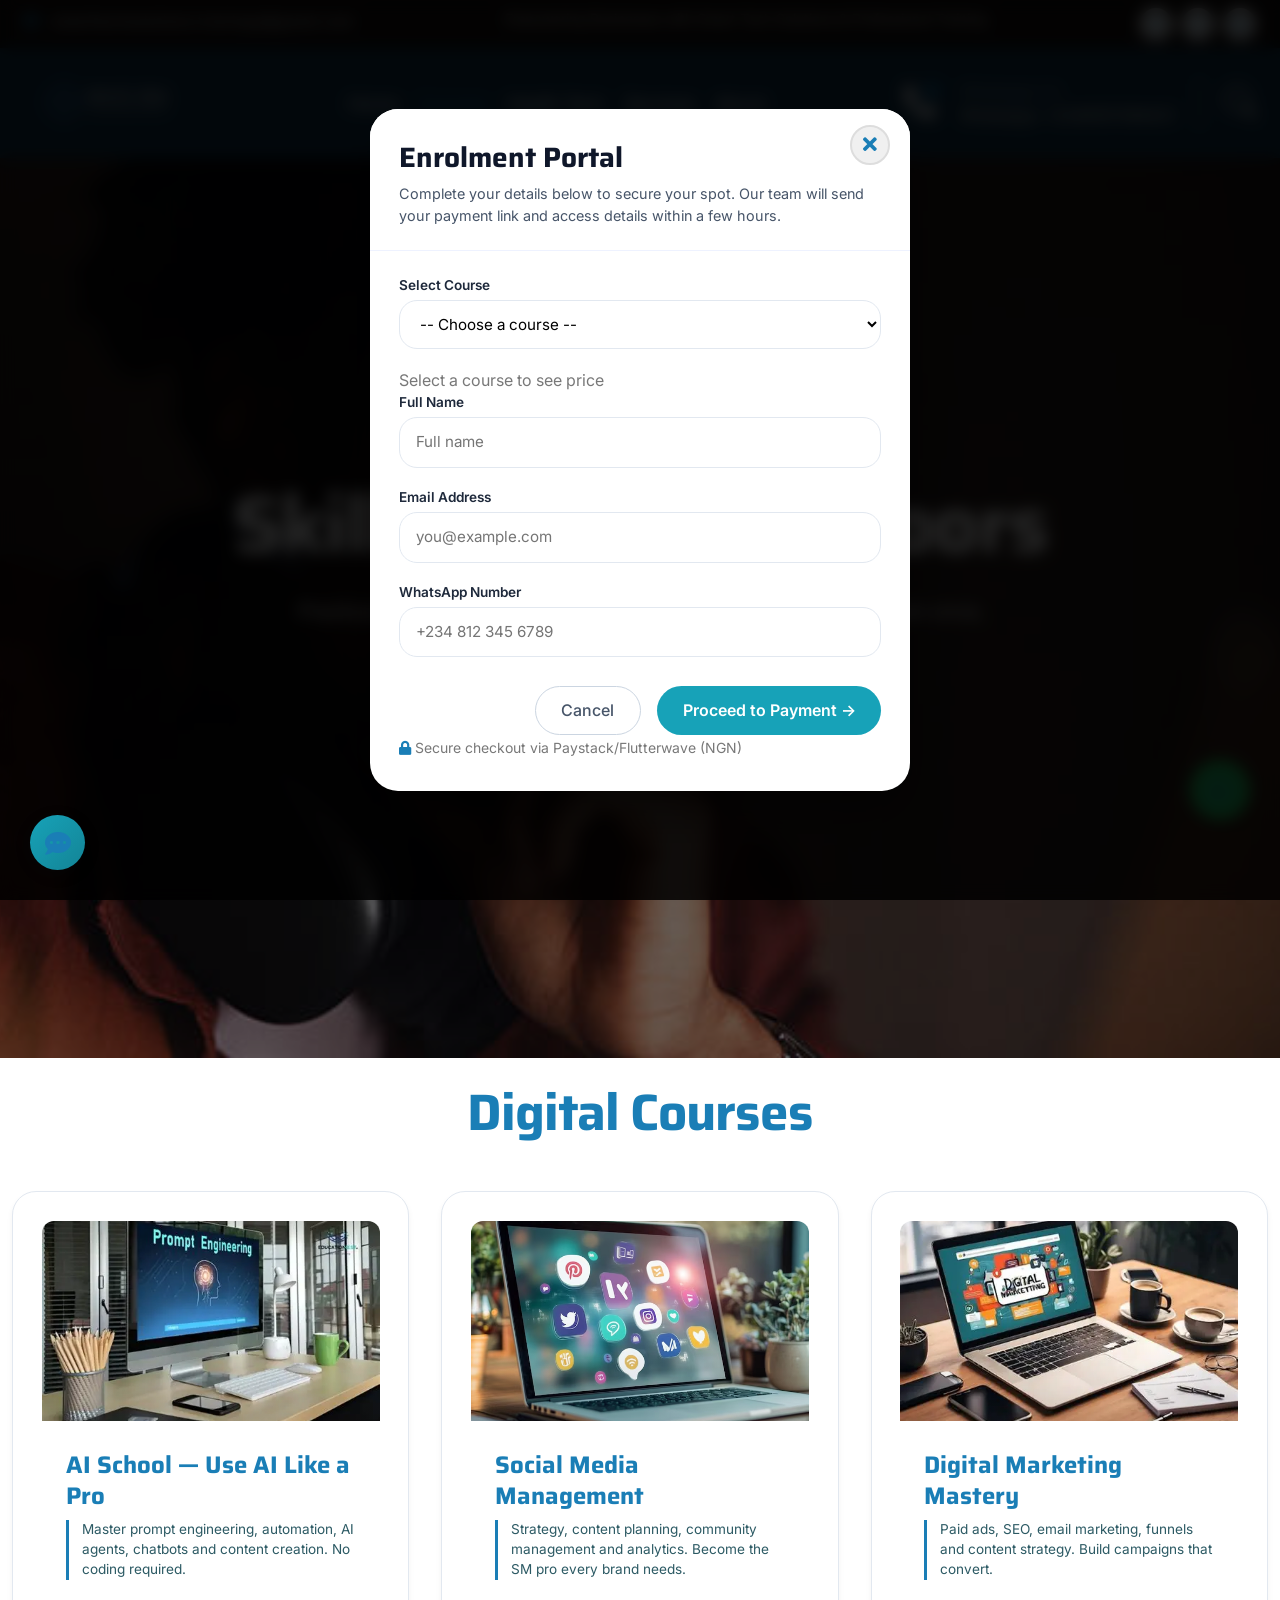
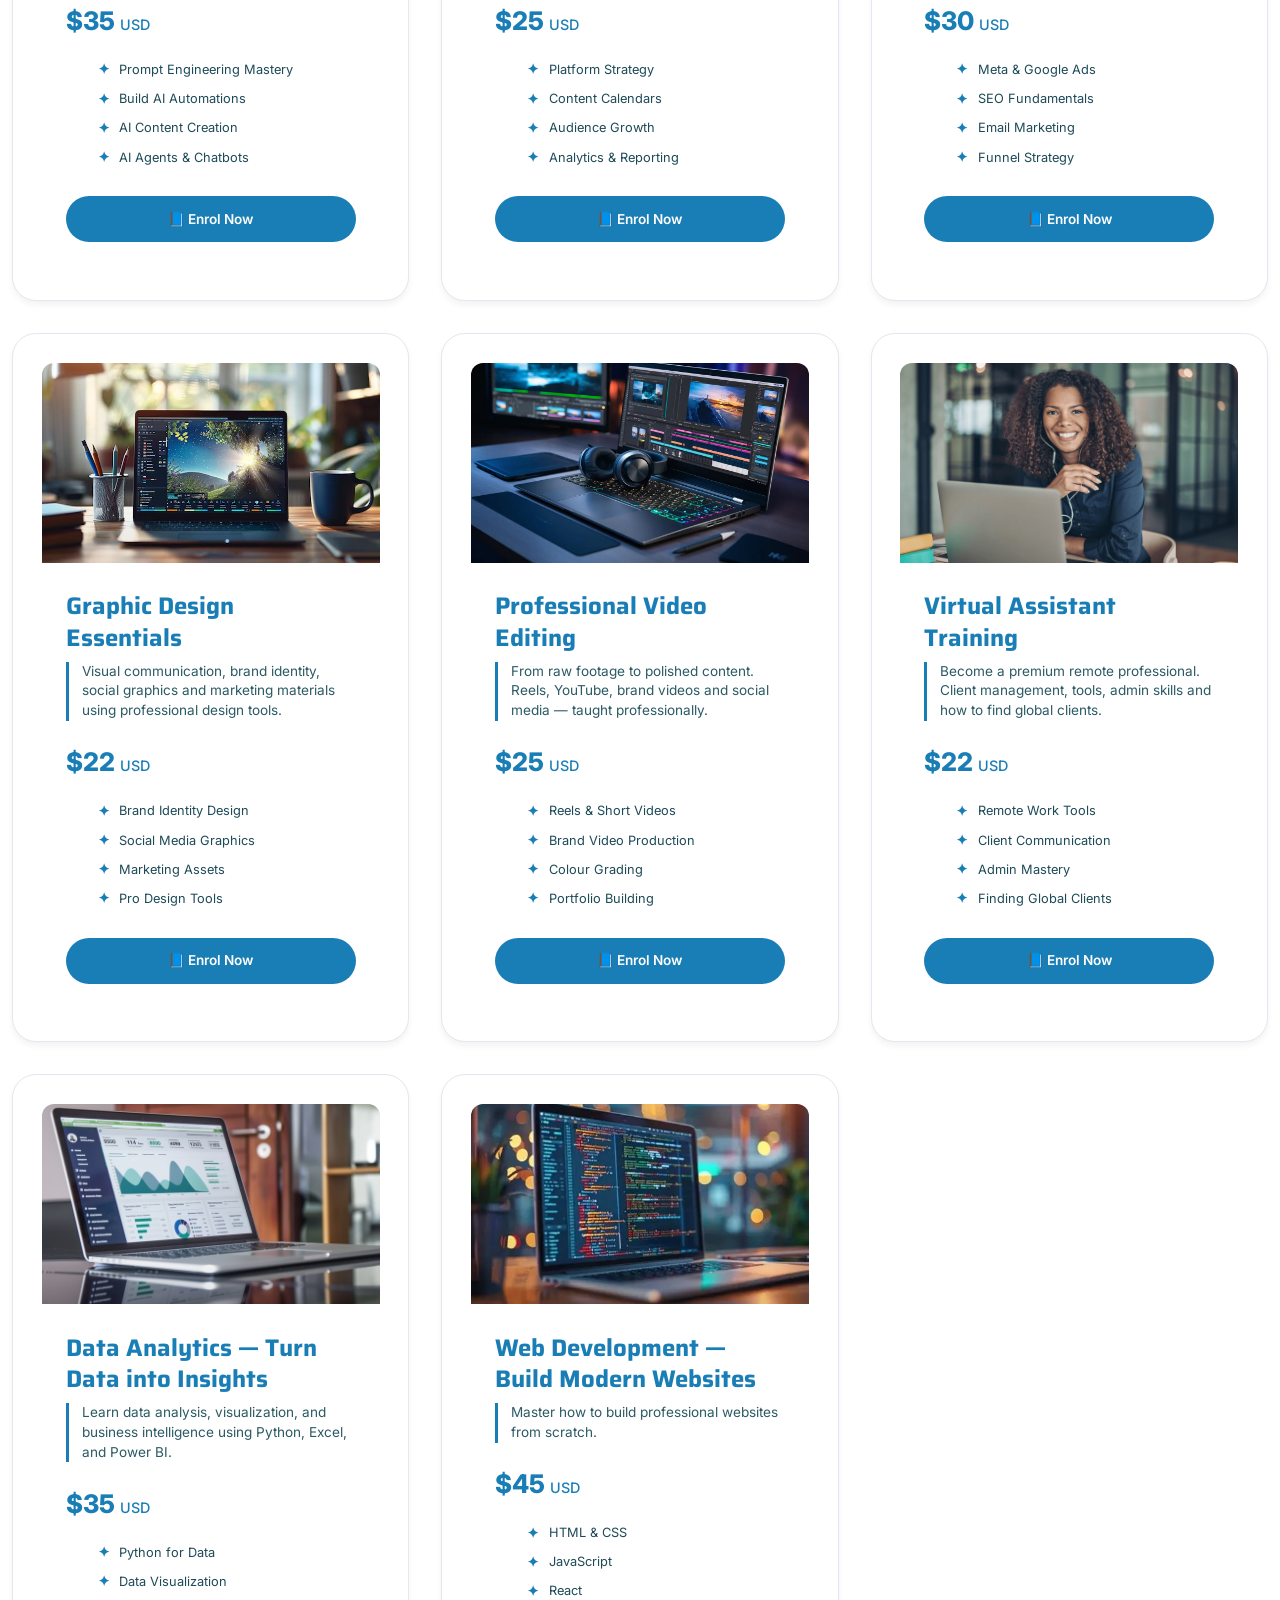
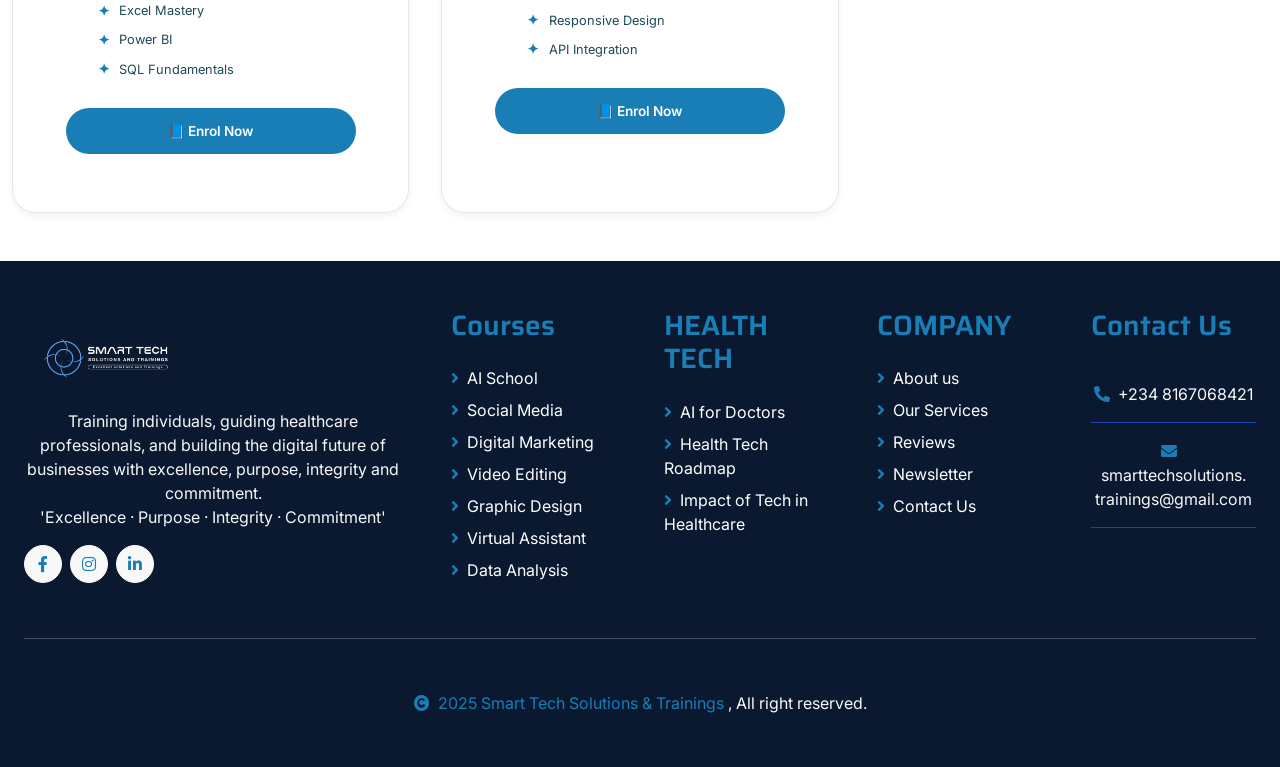
<file: courses.html>
<!DOCTYPE html>
<html lang="en">

    <head>
        <meta charset="utf-8">
        <meta name="viewport" content="width=device-width, initial-scale=1.0">
        <title>SmartTech Solutions | Digital Skills & Health Tech Training</title>
        <meta name="description" content="SmartTech Solutions provides digital skills training, health tech consulting, and business digital solutions.">
        <meta name="keywords" content="digital skills training, health tech, AI for doctors, business digital solutions">
        <meta name="author" content="Dr. Blessing - SmartTech Solutions & Trainings">
        <meta name="robots" content="index, follow">

        <!-- Google Web Fonts -->
        <link rel="preconnect" href="https://fonts.googleapis.com">
        <link rel="preconnect" href="https://fonts.gstatic.com" crossorigin>
        <link href="https://fonts.googleapis.com/css2?family=Inter:wght@400;500;600&family=Saira:wght@500;600;700&display=swap" rel="stylesheet"> 

        <!-- Icon Font Stylesheet -->
        <link href="https://cdnjs.cloudflare.com/ajax/libs/font-awesome/5.10.0/css/all.min.css" rel="stylesheet">
        <link href="https://cdn.jsdelivr.net/npm/bootstrap-icons@1.4.1/font/bootstrap-icons.css" rel="stylesheet">

        <!-- Libraries Stylesheet -->
        <link href="lib/animate/animate.min.css" rel="stylesheet">
        <link href="lib/owlcarousel/assets/owl.carousel.min.css" rel="stylesheet">

        <link rel="icon" type="image/png" href="img/image1.png">

        <!-- Customized Bootstrap Stylesheet -->
        <link href="css/bootstrap.min.css" rel="stylesheet">

        <!-- Template Stylesheet -->
        <link href="css/style.css" rel="stylesheet">
    </head>

<body>
   

  

        <!-- Spinner Start -->
        <div id="spinner" class="show position-fixed translate-middle w-100 vh-100 top-50 start-50 d-flex align-items-center justify-content-center">
            <div class="spinner-grow text-primary" role="status"></div>
        </div>
        <!-- Spinner End -->

     
   
        <!-- Topbar Start -->
        <div class="container-fluid  py-2 d-none d-md-flex" style="background-color:#141010 !important;">
            <div class="container">
                <div class="d-flex justify-content-between topbar">
                    <div class="top-info">
                        <!--<small class="me-3 text-white-50"><a href="+2348012345678"><i class="fas fa-phone-alt text-secondary me-2"></i></a>+2348012345678</small>-->
                        <small class="me-3 text-white-50"><a href="smarttechsolutions.trainings@gmail.com  "><i class="fas fa-envelope me-2"></i></a> smarttechsolutions.trainings@gmail.com </small>
                    </div>
                    <div id="note" class="d-none d-xl-flex"><small>Empowering Businesses with Smart Tech Solutions & Professional Training</small></div>
                    <div class="top-link">
                        <a href="https://www.facebook.com/share/1MxezwJJPA/" class="bg-light nav-fill btn btn-sm-square rounded-circle"><i class="fab fa-facebook-f"></i></a>
                        <!--<a href="" class="bg-light nav-fill btn btn-sm-square rounded-circle"><i class="fab fa-twitter"></i></a>-->
                        <a href="https://www.instagram.com/smarttech__st?igsh=MTdrZnNtMTl6d2czZg==" class="bg-light nav-fill btn btn-sm-square rounded-circle"><i class="fab fa-instagram"></i></a>
                        <a href="https://www.linkedin.com/company/smart-tech-solutions-and-trainings/" class="bg-light nav-fill btn btn-sm-square rounded-circle me-0"><i class="fab fa-linkedin-in"></i></a>
                    </div>
                </div>
            </div>
        </div>
        <!-- Topbar End -->

        <!-- Navbar Start -->
        <div class="container-fluid  bg-dark" style="background-color: #10334D !important;">
            <div class="container">
                <nav class="navbar navbar-dark navbar-expand-lg py-0">
                    <a href="index.html" class="navbar-brand d-flex align-items-center">
                        <img src="img/Pi7_Tool_image1-removebg-preview.png" alt="Company Logo" style="height: 100px; width: auto;" class="me-2">
                    </a>

                    <button type="button" class="navbar-toggler me-0" data-bs-toggle="collapse" data-bs-target="#navbarCollapse">
                        <span class="navbar-toggler-icon"></span>
                    </button>

                    <div class="collapse navbar-collapse bg-transparent" id="navbarCollapse">
                        <div class="navbar-nav ms-auto mx-xl-auto p-0">
                            <a href="index.html" class="nav-item nav-link">Home</a>
                            <a href="courses.html" class="nav-item nav-link">Courses</a>
                             <a href="health.html" class="nav-item nav-link">Health Tech</a>
                            <a href="service.html" class="nav-item nav-link">Services</a>
                             <a href="about.html" class="nav-item nav-link">About</a>
                            <!--<a href="newsletter.html" class="nav-item nav-link">Newsletter</a>-->
                             <!--<div class="nav-item dropdown">
                                <a href="#" class="nav-link dropdown-toggle" data-bs-toggle="dropdown">Pages</a>
                                <div class="dropdown-menu rounded">
                                    <a href="blog.html" class="dropdown-item">Our Blog</a>
                                    <a href="team.html" class="dropdown-item">Our Team</a>
                                    <a href="testimonial.html" class="dropdown-item">Testimonial</a>
                                    <a href="404.html" class="dropdown-item">404 Page</a>
                                </div>
                            </div>-->
                            <!--<a href="contact.html" class="nav-item nav-link">Contact</a>-->
                        </div>
                    </div>

                    <div class="d-none d-xl-flex flex-shirink-0">
                        <div id="phone-tada" class="d-flex align-items-center justify-content-center me-4">
                            <a href="" class="position-relative animated tada infinite">
                                <i class="fa fa-phone-alt text-white fa-2x"></i>
                                <div class="position-absolute" style="top: -7px; left: 20px;">
                                    <span><i class="fa fa-comment-dots" style="color: #1A7EB6"></i></span>
                                </div>
                            </a>
                        </div>
                        <div class="d-flex flex-column pe-4 border-end">
                            <span class="text-white-50">Whatsapp Us</span>
                            <span class="" style="color: #F4F2E1">Whatsapp: +2348167068421</span>
                        </div>
                        <div class="d-flex align-items-center justify-content-center ms-4 ">
                            <a href="#"><i class="bi bi-search text-white fa-2x"></i> </a>
                        </div>
                    </div>
                </nav>
            </div>
        </div>
        <!-- Navbar End -->


            <!-- Carousel Start -->
                <div class="container-fluid px-0">
                    <div id="carouselId" class="carousel slide" data-bs-ride="carousel">
                    
                        <div class="carousel-inner" role="listbox">
                            <div class="carousel-item active">
                                <img src="img/hero3.jpg" class="img-fluid" alt="First slide">
                                <div class="carousel-caption">
                                    <div class="container carousel-content">
                                        <h6 class="h4 animated fadeInUp" style="color: #17a2b8">DIGITAL SKILLS TRAINING</h6>
                                        <h1 class="text-white display-1 mb-4 animated fadeInRight">Skills That Open Doors</h1>
                                        <p class="mb-4 text-white fs-5 animated fadeInDown">Practical, results-driven courses built for the modern economy. Train once, earn forever.</p>
                                        <a href="contact.html" class="me-2"><button type="button" class="px-4 py-sm-3 px-sm-5 btn btn-primary rounded-pill carousel-content-btn1 animated fadeInLeft">Contact Us</button></a>
                                        <!--<a href="" class="ms-2"><button type="button" class="px-4 py-sm-3 px-sm-5 btn btn-primary rounded-pill carousel-content-btn2 animated fadeInRight">Read More</button></a>-->
                                    </div>
                                </div>
                            </div>
                        
                        </div>
                        
                    </div>
                </div>
            <!-- Carousel End -->


   <!--courses starts-->
        <div class="container mt-4 mb-5">
           <h1 class="text-center mb-5"> Digital Courses</h1>

           <div class="courses-grid" id="coursesGrid"></div>
        
        </div>

       <div id="paymentModal" class="modal-overlay">
                
                <div class="modal-container" style="margin-bottom: 4rem;">
                    <div class="modal-header">
                    <h3>📘 Enrolment Portal</h3>
                    <button class="close-modal" id="closeModalBtn">&times;</button>
                    </div>
                    <div class="modal-course-info" id="modalCourseInfo">
                    <!-- dynamic pre-filled info will be injected -->
                    <div class="info-row"><strong> Course:</strong> <span id="modalCourseName">-</span></div>
                    <div class="info-row"><strong>Price:</strong> <span id="modalCoursePrice">-</span></div>
                    </div>
                    <form id="enrollmentForm">
                    <div class="form-group">
                        <label>Full name *</label>
                        <input type="text" id="studentName" placeholder="Oluwaseun Adeyemi" required>
                    </div>
                    <div class="form-group">
                        <label>Email address *</label>
                        <input type="email" id="studentEmail" placeholder="hello@example.com" required>
                    </div>
                    <button type="submit" class="pay-btn" id="confirmPaymentBtn">✅ Confirm & Pay (Demo)</button>
                    </form>
                    <p style="font-size: 0.7rem; text-align: center; margin-top: 1rem; color: #475569;">🔐 Test mode course access will be granted after simulation</p>
                </div>
       </div>
    <!--courses ends-->



       
        <!-- Footer Start -->
          <div class="container-fluid footer bg-dark wow fadeIn" data-wow-delay=".3s">
            <div class="container pt-5 pb-4">
                <div class="row g-5">
                <!-- Logo & company info - wider on large screens -->
                <div class="col-lg-4 col-md-6">
                    <a href="index.html">
                    <img src="img/Pi7_Tool_image1-removebg-preview.png" alt="Company Logo" style="height: 100px; width: auto;" class="me-2">
                    </a>
                    <p class="mt-0 text-light">
                    Training individuals, guiding healthcare professionals, and building the digital future of businesses with excellence, purpose, integrity and commitment.<br>
                    'Excellence · Purpose · Integrity · Commitment'
                    </p>
                    <div class="d-flex hightech-link">
                    <a href="https://www.facebook.com/share/1MxezwJJPA/" class="btn-light nav-fill btn btn-square rounded-circle me-2"><i class="fab fa-facebook-f"></i></a>
                    <!--<a href="" class="btn-light nav-fill btn btn-square rounded-circle me-2"><i class="fab fa-twitter"></i></a>-->
                    <a href="https://www.instagram.com/smarttech__st?igsh=MTdrZnNtMTl6d2czZg==" class="btn-light nav-fill btn btn-square rounded-circle me-2"><i class="fab fa-instagram"></i></a>
                    <a href="https://www.linkedin.com/company/smart-tech-solutions-and-trainings/" class="btn-light nav-fill btn btn-square rounded-circle me-0"><i class="fab fa-linkedin-in"></i></a>
                    </div>
                </div>

                <!-- Courses - reduced width -->
                 <div class="col-lg-2 col-md-6">
                    <a href="courses.html" class="h3">Courses</a>
                    <div class="mt-4 d-flex flex-column short-link">
                    <a href="courses.html" class="mb-2 text-white"><i class="fas fa-angle-right me-2"></i>AI School</a>
                    <a href="courses.html" class="mb-2 text-white"><i class="fas fa-angle-right me-2" ></i>Social Media</a>
                    <a href="courses.html" class="mb-2 text-white"><i class="fas fa-angle-right  me-2"></i>Digital Marketing</a>
                    <a href="courses.html" class="mb-2 text-white"><i class="fas fa-angle-right  me-2"></i>Video Editing</a>
                    <a href="courses.html" class="mb-2 text-white"><i class="fas fa-angle-right me-2"></i>Graphic Design</a>
                    <a href="courses.html" class="mb-2 text-white"><i class="fas fa-angle-right me-2"></i>Virtual Assistant</a>
                    <a href="courses.html" class="mb-2 text-white"><i class="fas fa-angle-right  me-2"></i>Data Analysis</a>
                    </div>
                </div>

                <!-- Health Tech - reduced width -->
                <div class="col-lg-2 col-md-6">
                    <a href="health.html" class="h3">HEALTH TECH</a>
                    <div class="mt-4 d-flex flex-column help-link">
                    <a href="health.html" class="mb-2 text-white"><i class="fas fa-angle-right text-secondary me-2"></i>AI for Doctors</a>
                    <a href="health.html" class="mb-2 text-white"><i class="fas fa-angle-right text-secondary me-2"></i>Health Tech Roadmap</a>
                    <a href="health.html" class="mb-2 text-white"><i class="fas fa-angle-right text-secondary me-2"></i>Impact of Tech in Healthcare</a>
                    <!--<a href="health.html" class="mb-2 text-white"><i class="fas fa-angle-right text-secondary me-2"></i>1-on-1 Consultation</a>-->
                    </div>
                </div>

                <!-- Company - reduced width -->
                <div class="col-lg-2 col-md-6">
                    <a href="#" class="h3 ">COMPANY</a>
                    <div class="mt-4 d-flex flex-column short-link">
                    <a href="about.html" class="mb-2 text-white"><i class="fas fa-angle-right text-secondary me-2"></i>About us</a>
                    <a href="service.html" class="mb-2 text-white"><i class="fas fa-angle-right text-secondary me-2"></i>Our Services</a>
                    <a href="testimonial.html" class="mb-2 text-white"><i class="fas fa-angle-right text-secondary me-2"></i>Reviews</a>
                    <a href="newsletter.html" class="mb-2 text-white"><i class="fas fa-angle-right text-secondary me-2"></i>Newsletter</a>
                    <a href="contact.html" class="mb-2 text-white"><i class="fas fa-angle-right text-secondary me-2"></i>Contact Us</a>
                    </div>
                </div>

                <!-- Contact Us - reduced width -->
                <div class="col-lg-2 col-md-6">
                    <a href="#" class="h3">Contact Us</a>
                    <div class="text-white mt-4 d-flex flex-column contact-link">
                    <a href="+2348167068421" class="py-3 text-light border-bottom border-primary"><i class="fas fa-phone-alt text-secondary me-2"></i>+234 8167068421</a>
                    <a href="smarttechsolutions.trainings@gmail.com  " class="py-3 text-light border-bottom border-primary"><i class="fas fa-envelope text-secondary me-2"></i>smarttechsolutions.<br>trainings@gmail.com</a>
                    </div>
                </div>
                </div>
                
                <hr class="text-light mt-5 mb-4">
                <div class="row justify-content-center align-items-center" style="min-height: 80px;">
                <div class="col-md-12 text-center">
                    <span class="text-light">
                        <a href="#" class="text-secondary" style="color: #1A7EB6 !important">
                            <i class="fas fa-copyright me-2" style="color: #1A7EB6"></i>2025 Smart Tech Solutions &amp; Trainings
                        </a>, All right reserved.
                    </span>
                </div>
            </div>
           </div>
          </div>
     <!-- Footer End -->

        <!-- Back to Top -->
        <a href="#" class="btn-square rounded-circle back-to-top" style="background-color: #17a2b8"><i class="fa fa-arrow-up text-white"></i></a>

        
       


        <!-- JavaScript Libraries -->
        <script src="https://ajax.googleapis.com/ajax/libs/jquery/3.6.4/jquery.min.js"></script>
        <script src="https://cdn.jsdelivr.net/npm/bootstrap@5.0.0/dist/js/bootstrap.bundle.min.js"></script>
        <script src="lib/wow/wow.min.js"></script>
        <script src="lib/easing/easing.min.js"></script>
        <script src="lib/waypoints/waypoints.min.js"></script>
        <script src="lib/owlcarousel/owl.carousel.min.js"></script>
       

        <!-- Template Javascript -->
        <script src="js/main.js"></script>
        <script src="js/courses.js"></script>


      

   
    
   

      <!-- enrollment-popup.html -->
        <div id="enrollmentPopup" class="enrollment-popup-overlay">
            <div class="enrollment-popup-container">
                <button class="close-x-btn" id="closeEnrollmentX">
                    <i class="fas fa-times"></i>
                </button>
                <div class="enrollment-popup-header">
                    <h2>Enrolment Portal</h2>
                    <p>Complete your details below to secure your spot. Our team will send your payment link and access details within a few hours.</p>
                </div>
                <div class="enrollment-popup-body">
                    <!-- Course Selection Dropdown -->
                    <div class="enrollment-form-group">
                        <label class="required-star">Select Course</label>
                        <select id="courseSelect" required>
                            <option value="">-- Choose a course --</option>
                            <option value="Digital Skills Mastery" data-price="45000">Digital Skills Mastery - ₦45,000</option>
                            <option value="Health Tech Innovation" data-price="65000">Health Tech Innovation - ₦65,000</option>
                            <option value="Business Digital Solutions" data-price="55000">Business Digital Solutions - ₦55,000</option>
                            <option value="1-on-1 with Dr. Blessing" data-price="85000">1-on-1 with Dr. Blessing - ₦85,000</option>
                        </select>
                    </div>
                    
                    <!-- Course Fee Display -->
                    <div class="fee-badge-custom" id="popupCourseFee">Select a course to see price</div>
                    
                    <form id="enrollmentFormPopup">
                        <div class="enrollment-form-group">
                            <label class="required-star">Full Name</label>
                            <input type="text" id="enrollFullName" required placeholder="Full name">
                        </div>
                        <div class="enrollment-form-group">
                            <label class="required-star">Email Address</label>
                            <input type="email" id="enrollEmail" required placeholder="you@example.com">
                        </div>
                        <div class="enrollment-form-group">
                            <label class="required-star">WhatsApp Number</label>
                            <input type="tel" id="enrollWhatsapp" required placeholder="+234 812 345 6789">
                        </div>
                        <div class="enrollment-modal-actions">
                            <button type="button" class="enrollment-btn-cancel" id="cancelEnrollmentBtn">Cancel</button>
                            <button type="submit" class="enrollment-btn-submit">Proceed to Payment →</button>
                        </div>
                    </form>
                    <small><i class="fas fa-lock"></i> Secure checkout via Paystack/Flutterwave (NGN)</small>
                </div>
            </div>
        </div>

    <style>
        /* ENROLLMENT POPUP STYLES - ONLY POPUP, NO INTERFERENCE */
        .enrollment-popup-overlay {
            position: fixed;
            top: 0;
            left: 0;
            width: 100%;
            height: 100%;
            background-color: rgba(0, 0, 0, 0.85);
            backdrop-filter: blur(8px);
            display: flex;
            align-items: center;
            justify-content: center;
            z-index: 999999;
            opacity: 1;
            visibility: visible;
            transition: opacity 0.3s ease;
            overflow-y: auto;
            padding: 20px;
        }
        
        .enrollment-popup-overlay.hidden {
            opacity: 0;
            visibility: hidden;
            pointer-events: none;
        }
        
        .enrollment-popup-container {
            background: white;
            max-width: 540px;
            width: 100%;
            border-radius: 28px;
            box-shadow: 0 25px 50px -12px rgba(0,0,0,0.5);
            overflow-y: auto;
            position: relative;
            animation: enrollmentSlideIn 0.3s ease-out;
            max-height: 90vh;
            margin: auto;
        }
        
        @keyframes enrollmentSlideIn {
            from {
                opacity: 0;
                transform: translateY(-20px) scale(0.95);
            }
            to {
                opacity: 1;
                transform: translateY(0) scale(1);
            }
        }
        
        .enrollment-popup-container .close-x-btn {
            position: absolute;
            top: 16px;
            right: 20px;
            background: #f0f0f0;
            border: 2px solid #ddd;
            font-size: 20px;
            cursor: pointer;
            width: 40px;
            height: 40px;
            border-radius: 50%;
            display: flex !important;
            align-items: center;
            justify-content: center;
            transition: all 0.2s;
            color: #333;
            z-index: 100;
            font-weight: bold;
        }
        
        .enrollment-popup-container .close-x-btn:hover {
            background: #e0e0e0;
            transform: rotate(90deg);
            border-color: #999;
        }
        
        .enrollment-popup-header {
            padding: 2rem 1.8rem 0.5rem 1.8rem;
            background: #ffffff;
            border-bottom: 1px solid #eef2ff;
        }
        
        .enrollment-popup-header h2 {
            font-size: 1.75rem;
            font-weight: 700;
            color: #0f172a;
            margin: 0;
        }
        
        .enrollment-popup-header p {
            color: #475569;
            margin-top: 0.5rem;
            font-size: 0.9rem;
        }
        
        .enrollment-popup-body {
            padding: 1.5rem 1.8rem 2rem;
        }
        
        .enrollment-fee-badge {
            background: linear-gradient(135deg, #17a2b8, #138496);
            color: white;
            padding: 1rem;
            border-radius: 20px;
            text-align: center;
            font-weight: 700;
            font-size: 1.3rem;
            margin-bottom: 1.5rem;
        }
        
        .enrollment-form-group {
            margin-bottom: 1.2rem;
        }
        
        .enrollment-form-group label {
            font-weight: 600;
            font-size: 0.85rem;
            display: block;
            margin-bottom: 0.3rem;
            color: #1e293b;
        }
        
        .enrollment-form-group input,
        .enrollment-form-group select {
            width: 100%;
            padding: 0.8rem 1rem;
            border: 1.5px solid #e2e8f0;
            border-radius: 18px;
            font-size: 0.95rem;
            transition: 0.2s;
            background: #fff;
        }
        
        .enrollment-form-group input:focus,
        .enrollment-form-group select:focus {
            outline: none;
            border-color: #17a2b8;
            box-shadow: 0 0 0 3px rgba(23, 162, 184, 0.2);
        }
        
        .enrollment-modal-actions {
            display: flex !important;
            justify-content: flex-end;
            gap: 1rem;
            margin-top: 1.8rem;
        }
        
        .enrollment-btn-submit {
            background: #17a2b8 !important;
            border: none !important;
            padding: 0.7rem 1.6rem !important;
            border-radius: 40px !important;
            font-weight: 600 !important;
            color: white !important;
            cursor: pointer !important;
            transition: 0.2s !important;
            display: inline-block !important;
            font-size: 1rem !important;
        }
        
        .enrollment-btn-submit:hover {
            background: #138496 !important;
            transform: translateY(-1px);
        }
        
        .enrollment-btn-cancel {
            background: transparent !important;
            border: 1.5px solid #cbd5e1 !important;
            padding: 0.7rem 1.6rem !important;
            border-radius: 40px !important;
            font-weight: 500 !important;
            cursor: pointer !important;
            transition: 0.2s !important;
            display: inline-block !important;
            font-size: 1rem !important;
            color: #475569 !important;
        }
        
        .enrollment-btn-cancel:hover {
            background: #f1f5f9 !important;
            border-color: #94a3b8 !important;
        }
        
        .enrollment-required-star::after {
            content: "*";
            color: #dc2626;
            margin-left: 3px;
        }
        
        .enrollment-toast {
            position: fixed;
            bottom: 2rem;
            left: 50%;
            transform: translateX(-50%) translateY(30px);
            background: #0f172ad9;
            backdrop-filter: blur(8px);
            color: white;
            padding: 0.8rem 1.8rem;
            border-radius: 60px;
            font-weight: 500;
            font-size: 0.95rem;
            z-index: 1000000;
            opacity: 0;
            transition: opacity 0.25s, transform 0.25s;
            pointer-events: none;
        }
        
        .enrollment-toast.show {
            opacity: 1;
            transform: translateX(-50%) translateY(0);
        }
        
        .enrollment-small-text {
            display: block;
            font-size: 0.7rem;
            color: #64748b;
            margin-top: 1rem;
            text-align: center;
        }
        
        /* Course Cards - Only these are new, won't affect topbar */
        .courses-grid {
            display: grid;
            grid-template-columns: repeat(auto-fit, minmax(300px, 1fr));
            gap: 2rem;
            margin-top: 2rem;
        }
        
        .course-card {
            background: white;
            border-radius: 24px;
            padding: 1.8rem;
            box-shadow: 0 4px 6px rgba(0,0,0,0.05);
            border: 1px solid #e2e8f0;
            transition: transform 0.2s;
            cursor: pointer;
        }
        
        .course-card:hover {
            transform: translateY(-4px);
            box-shadow: 0 12px 24px rgba(0,0,0,0.1);
        }
        
        .course-card h3 {
            font-size: 1.5rem;
            margin-bottom: 0.5rem;
            color: #0f172a;
        }
        
        .course-description {
            color: #475569;
            margin: 0.75rem 0;
            line-height: 1.5;
        }
        
        .course-price {
            font-size: 1.8rem;
            font-weight: 700;
            color: #17a2b8;
            margin: 1rem 0;
        }
        
        .enroll-btn {
            background: #17a2b8;
            color: white;
            border: none;
            padding: 0.8rem 1.5rem;
            border-radius: 40px;
            font-weight: 600;
            cursor: pointer;
            width: 100%;
            transition: 0.2s;
        }
        
        .enroll-btn:hover {
            background: #138496;
            transform: scale(1.02);
        }
    </style>

    <script>
        // Enrollment Popup JavaScript
        (function() {
            if (document.readyState === 'loading') {
                document.addEventListener('DOMContentLoaded', initEnrollmentPopup);
            } else {
                initEnrollmentPopup();
            }
            
            function initEnrollmentPopup() {
                const popup = document.getElementById('enrollmentPopup');
                const body = document.body;
                let selectedCourse = null;
                
                if (!popup) {
                    console.error('Enrollment popup not found');
                    return;
                }
                
                console.log('Enrollment popup initialized');
                
                function formatNgn(amount) {
                    return new Intl.NumberFormat('en-NG', { style: 'currency', currency: 'NGN', minimumFractionDigits: 0 }).format(amount);
                }
                
                // Course selection dropdown
                const courseSelect = document.getElementById('courseSelect');
                const feeDisplay = document.getElementById('popupCourseFee');
                
                if (courseSelect) {
                    courseSelect.addEventListener('change', function() {
                        const selectedOption = this.options[this.selectedIndex];
                        if (this.value) {
                            const price = selectedOption.getAttribute('data-price');
                            const courseName = this.value;
                            selectedCourse = {
                                name: courseName,
                                price: parseInt(price)
                            };
                            feeDisplay.textContent = formatNgn(price);
                            feeDisplay.style.background = "linear-gradient(135deg, #17a2b8, #138496)";
                            console.log('Course selected:', selectedCourse);
                        } else {
                            selectedCourse = null;
                            feeDisplay.textContent = "Select a course to see price";
                            feeDisplay.style.background = "#e2e8f0";
                            feeDisplay.style.color = "#475569";
                        }
                    });
                }
                
                // Function to show popup
                window.showEnrollmentPopup = function(course) {
                    selectedCourse = course;
                    if (courseSelect) {
                        // Find and select the matching option
                        for (let i = 0; i < courseSelect.options.length; i++) {
                            if (courseSelect.options[i].value === course.name) {
                                courseSelect.selectedIndex = i;
                                break;
                            }
                        }
                    }
                    if (feeDisplay) {
                        feeDisplay.textContent = formatNgn(course.price);
                        feeDisplay.style.background = "linear-gradient(135deg, #17a2b8, #138496)";
                        feeDisplay.style.color = "white";
                    }
                    popup.classList.remove('hidden');
                    body.style.overflow = 'hidden';
                };
                
                // Close function
                window.closeEnrollmentPopup = function() {
                    popup.classList.add('hidden');
                    body.style.overflow = '';
                    const form = document.getElementById('enrollmentFormPopup');
                    if (form) form.reset();
                    if (courseSelect) courseSelect.selectedIndex = 0;
                    if (feeDisplay) {
                        feeDisplay.textContent = "Select a course to see price";
                        feeDisplay.style.background = "#e2e8f0";
                        feeDisplay.style.color = "#475569";
                    }
                    selectedCourse = null;
                };
                
                // Close events
                const closeX = document.getElementById('closeEnrollmentX');
                if (closeX) {
                    closeX.addEventListener('click', function(e) {
                        e.preventDefault();
                        window.closeEnrollmentPopup();
                    });
                }
                
                const cancelBtn = document.getElementById('cancelEnrollmentBtn');
                if (cancelBtn) {
                    cancelBtn.addEventListener('click', function(e) {
                        e.preventDefault();
                        window.closeEnrollmentPopup();
                    });
                }
                
                popup.addEventListener('click', (e) => {
                    if (e.target === popup) {
                        window.closeEnrollmentPopup();
                    }
                });
                
                // Toast function
                function showToast(message) {
                    let toast = document.getElementById('enrollmentToast');
                    if (!toast) {
                        toast = document.createElement('div');
                        toast.id = 'enrollmentToast';
                        toast.className = 'enrollment-toast';
                        document.body.appendChild(toast);
                    }
                    toast.textContent = message;
                    toast.classList.add('show');
                    setTimeout(() => toast.classList.remove('show'), 3500);
                }
                
                // Form submission
                const form = document.getElementById('enrollmentFormPopup');
                if (form) {
                    form.addEventListener('submit', async (e) => {
                        e.preventDefault();
                        
                        const fullName = document.getElementById('enrollFullName')?.value.trim();
                        const email = document.getElementById('enrollEmail')?.value.trim();
                        const whatsapp = document.getElementById('enrollWhatsapp')?.value.trim();
                        
                        // Validate course selection
                        if (!selectedCourse) {
                            showToast("Please select a course first");
                            return;
                        }
                        
                        if (!fullName || !email || !whatsapp) {
                            showToast("Please fill all required fields (*)");
                            return;
                        }
                        
                        if (!email.includes('@')) {
                            showToast("Please enter a valid email address");
                            return;
                        }
                        
                        const enrollmentData = {
                            course: selectedCourse,
                            student: { fullName, email, whatsapp },
                            timestamp: new Date().toISOString()
                        };
                        
                        console.log('📧 Enrollment request:', enrollmentData);
                        showToast(`Processing enrollment for ${selectedCourse.name}...`);
                        
                        // Simulate payment redirect
                        setTimeout(() => {
                            window.open(`https://checkout.paystack.com/?amount=${selectedCourse.price}&email=${encodeURIComponent(email)}&name=${encodeURIComponent(fullName)}&course=${encodeURIComponent(selectedCourse.name)}`, '_blank');
                            showToast(`Redirecting to payment gateway...`);
                            window.closeEnrollmentPopup();
                        }, 500);
                    });
                }
                
                // Auto-show popup on page load (for courses page)
                if (window.location.pathname.includes('courses.html') || window.location.pathname.includes('courses')) {
                    setTimeout(() => {
                        // Don't auto-show, let user select course
                        console.log('Courses page detected - popup ready');
                    }, 500);
                }
            }
        })();
    </script>      
           
                    
        <!-- WhatsApp Floating Button -->
            <a href="https://wa.me/2348012345678?text=Hello%21%20I%27m%20interested%20in%20your%20courses.%20Please%20help%20me%20with%20more%20information." 
            class="whatsapp-float" 
            target="_blank" 
            rel="noopener noreferrer">
                <i class="fab fa-whatsapp"></i>
            </a>  
            
            <div id="simpleChatBox" style="position: fixed; bottom: 30px; left: 30px; z-index: 999999;">
            <!-- Chat Toggle Button -->
            <div id="chatToggleButton" style="width: 55px; height: 55px; background: linear-gradient(135deg, #17a2b8, #138496); border-radius: 50%; display: flex; align-items: center; justify-content: center; cursor: pointer; box-shadow: 0 4px 15px rgba(0,0,0,0.2); transition: all 0.3s ease;">
                <i class="fas fa-comment-dots" style="font-size: 26px; color: white;"></i>
            </div>
            
            <!-- Chat Window -->
            <div id="chatWindowBox" style="display: none; position: absolute; bottom: 70px; left: 0; width: 320px; background: white; border-radius: 15px; box-shadow: 0 5px 25px rgba(0,0,0,0.2); overflow: hidden; flex-direction: column;">
                <!-- Header with X button -->
                <div style="background: #17a2b8; color: white; padding: 12px 15px; display: flex; justify-content: space-between; align-items: center;">
                    <div style="display: flex; align-items: center; gap: 10px;">
                        <i class="fas fa-comment-dots" style="font-size: 18px;"></i>
                        <span style="font-weight: 600; font-size: 14px;">Smart Tech Support</span>
                    </div>
                    <button id="chatCloseButton" style="background: none; border: none; color: white; font-size: 22px; cursor: pointer; width: 30px; height: 30px; display: flex; align-items: center; justify-content: center; border-radius: 50%; transition: all 0.2s;">&times;</button>
                </div>
                
                <!-- Messages Area -->
                <div id="chatMessagesBox" style="height: 280px; overflow-y: auto; padding: 12px; background: #f8f9fa; display: flex; flex-direction: column; gap: 8px;">
                    <div style="display: flex; flex-direction: column; align-items: flex-start;">
                        <div style="background: white; padding: 8px 12px; border-radius: 12px; border-bottom-left-radius: 4px; max-width: 85%; font-size: 13px; box-shadow: 0 1px 1px rgba(0,0,0,0.1);">
                            👋 Hi there! Welcome to Smart Tech Solutions & Trainings.
                        </div>
                        <div style="font-size: 10px; color: #999; margin-top: 3px; margin-left: 8px;">Just now</div>
                    </div>
                    <div style="display: flex; flex-direction: column; align-items: flex-start;">
                        <div style="background: white; padding: 8px 12px; border-radius: 12px; border-bottom-left-radius: 4px; max-width: 85%; font-size: 13px; box-shadow: 0 1px 1px rgba(0,0,0,0.1);">
                            How can we help you today?<br>Choose an option below or type your message.
                        </div>
                        <div style="font-size: 10px; color: #999; margin-top: 3px; margin-left: 8px;">Just now</div>
                    </div>
                </div>
                
                <!-- Quick Options -->
                <div style="padding: 8px 12px; background: white; border-top: 1px solid #e0e0e0; display: flex; flex-wrap: wrap; gap: 6px;">
                    <button class="chatQuickOption" data-msg="I want to enroll in a course" style="background: #f0f0f0; border: none; padding: 5px 10px; border-radius: 15px; font-size: 11px; cursor: pointer; transition: all 0.2s;">📚 Enroll in Course</button>
                    <button class="chatQuickOption" data-msg="I need consultation" style="background: #f0f0f0; border: none; padding: 5px 10px; border-radius: 15px; font-size: 11px; cursor: pointer;">📞 Consultation</button>
                    <button class="chatQuickOption" data-msg="I'm interested in Health Tech" style="background: #f0f0f0; border: none; padding: 5px 10px; border-radius: 15px; font-size: 11px; cursor: pointer;">🏥 Health Tech</button>
                    <button class="chatQuickOption" data-msg="I need business solutions" style="background: #f0f0f0; border: none; padding: 5px 10px; border-radius: 15px; font-size: 11px; cursor: pointer;">💼 Business</button>
                </div>
                
                <!-- Input Area -->
                <div style="display: flex; padding: 10px 12px; background: white; border-top: 1px solid #e0e0e0; gap: 8px;">
                    <input type="text" id="chatInputBox" placeholder="Type a message..." style="flex: 1; padding: 8px 12px; border: 1px solid #ddd; border-radius: 20px; font-size: 13px; outline: none;">
                    <button id="chatSendButton" style="background: #17a2b8; border: none; width: 36px; height: 36px; border-radius: 50%; cursor: pointer; display: flex; align-items: center; justify-content: center; transition: all 0.2s;">
                        <i class="fas fa-paper-plane" style="color: white; font-size: 14px;"></i>
                    </button>
                </div>
                
                <!-- Footer -->
                <div style="padding: 8px 12px; background: #f8f9fa; text-align: center; border-top: 1px solid #e0e0e0;">
                    <small style="color: #666; font-size: 10px;">We'll respond within 24 hours</small>
                </div>
            </div>
        </div>



        <script>
            (function() {
                // Wait for page to load
                window.addEventListener('load', function() {
                    console.log('Chat box initializing...');
                    
                    // Get elements
                    const toggleBtn = document.getElementById('chatToggleButton');
                    const chatWindow = document.getElementById('chatWindowBox');
                    const closeBtn = document.getElementById('chatCloseButton');
                    const sendBtn = document.getElementById('chatSendButton');
                    const chatInput = document.getElementById('chatInputBox');
                    const chatMessages = document.getElementById('chatMessagesBox');
                    const quickOptions = document.querySelectorAll('.chatQuickOption');
                    
                    // Check if elements exist
                    if (!toggleBtn) {
                        console.error('Toggle button not found');
                        return;
                    }
                    if (!chatWindow) {
                        console.error('Chat window not found');
                        return;
                    }
                    
                    console.log('All elements found, chat box ready');
                    
                    // Function to open chat
                    function openChat() {
                        chatWindow.classList.add('open');
                        // Hide notification
                        const notification = document.getElementById('chatNotification');
                        if (notification) notification.style.display = 'none';
                    }
                    
                    // Function to close chat
                    function closeChat() {
                        chatWindow.classList.remove('open');
                    }
                    
                    // Function to add message
                    function addMessage(message, isUser) {
                        const messageDiv = document.createElement('div');
                        const time = new Date().toLocaleTimeString([], { hour: '2-digit', minute: '2-digit' });
                        
                        if (isUser) {
                            messageDiv.innerHTML = `
                                <div style="display: flex; flex-direction: column; align-items: flex-end;">
                                    <div class="chat-message-user">${message}</div>
                                    <div style="font-size: 10px; color: #999; margin-top: 4px;">${time}</div>
                                </div>
                            `;
                        } else {
                            messageDiv.innerHTML = `
                                <div style="display: flex; flex-direction: column; align-items: flex-start;">
                                    <div class="chat-message-bot">${message}</div>
                                    <div style="font-size: 10px; color: #999; margin-top: 4px;">${time}</div>
                                </div>
                            `;
                        }
                        
                        chatMessages.appendChild(messageDiv);
                        chatMessages.scrollTop = chatMessages.scrollHeight;
                    }
                    
                    // Function to show typing
                    function showTyping() {
                        const typingDiv = document.createElement('div');
                        typingDiv.id = 'typingIndicator';
                        typingDiv.innerHTML = `
                            <div style="display: flex; flex-direction: column; align-items: flex-start;">
                                <div style="background: white; padding: 10px 14px; border-radius: 18px; border: 1px solid #e0e0e0;">
                                    <span style="display: inline-block; width: 8px; height: 8px; background: #999; border-radius: 50%; animation: typingAnim 1.4s infinite;"></span>
                                    <span style="display: inline-block; width: 8px; height: 8px; background: #999; border-radius: 50%; animation: typingAnim 1.4s infinite 0.2s;"></span>
                                    <span style="display: inline-block; width: 8px; height: 8px; background: #999; border-radius: 50%; animation: typingAnim 1.4s infinite 0.4s;"></span>
                                </div>
                            </div>
                        `;
                        chatMessages.appendChild(typingDiv);
                        chatMessages.scrollTop = chatMessages.scrollHeight;
                    }
                    
                    // Function to hide typing
                    function hideTyping() {
                        const typing = document.getElementById('typingIndicator');
                        if (typing) typing.remove();
                    }
                    
                    // Auto response function
                    function getResponse(message) {
                        const msg = message.toLowerCase();
                        if (msg.includes('course') || msg.includes('enroll')) {
                            return "Great! You can browse our courses at <a href='courses.html' style='color:#17a2b8'>courses.html</a>. Would you like to enroll?";
                        } else if (msg.includes('consult')) {
                            return "I'd be happy to help you book a consultation! Please fill out our form on the homepage.";
                        } else if (msg.includes('health')) {
                            return "Our Health Tech programs are designed for healthcare professionals. Visit our Health page to learn more!";
                        } else if (msg.includes('business')) {
                            return "We offer comprehensive Business Digital Solutions. Check our Services page for details!";
                        } else if (msg.includes('price') || msg.includes('cost')) {
                            return "Our courses range from ₦45,000 to ₦85,000. Which course are you interested in?";
                        } else if (msg.includes('hi') || msg.includes('hello')) {
                            return "Hello! 👋 How can I assist you today?";
                        } else {
                            return "Thank you for your message! Our team will get back to you within 24 hours.";
                        }
                    }
                    
                    // Send message function
                    function sendMessage() {
                        const message = chatInput.value.trim();
                        if (!message) return;
                        
                        addMessage(message, true);
                        chatInput.value = '';
                        
                        showTyping();
                        setTimeout(() => {
                            hideTyping();
                            const response = getResponse(message);
                            addMessage(response, false);
                        }, 1000);
                    }
                    
                    // Quick option handler
                    function handleQuickOption(optionText) {
                        addMessage(optionText, true);
                        showTyping();
                        setTimeout(() => {
                            hideTyping();
                            let response;
                            if (optionText.includes('enroll')) {
                                response = "Excellent! 🎓 Visit our <a href='courses.html' style='color:#17a2b8'>Courses page</a> to see all available programs!";
                            } else if (optionText.includes('consultation')) {
                                response = "📞 Please fill out the consultation form on our homepage, or <a href='https://wa.me/2348012345678' style='color:#17a2b8'>WhatsApp us directly</a>!";
                            } else if (optionText.includes('Health Tech')) {
                                response = "🏥 Visit our <a href='health.html' style='color:#17a2b8'>Health page</a> for AI for Doctors, Health Tech Roadmap, and more!";
                            } else if (optionText.includes('business')) {
                                response = "💼 Check our <a href='service.html' style='color:#17a2b8'>Services page</a> for web design, digital marketing, and automation solutions!";
                            } else {
                                response = getResponse(optionText);
                            }
                            addMessage(response, false);
                        }, 800);
                    }
                    
                    // Add typing animation
                    const style = document.createElement('style');
                    style.textContent = `
                        @keyframes typingAnim {
                            0%, 60%, 100% { transform: translateY(0); opacity: 0.5; }
                            30% { transform: translateY(-5px); opacity: 1; }
                        }
                    `;
                    document.head.appendChild(style);
                    
                    // Event listeners
                    toggleBtn.addEventListener('click', openChat);
                    if (closeBtn) closeBtn.addEventListener('click', closeChat);
                    if (sendBtn) sendBtn.addEventListener('click', sendMessage);
                    if (chatInput) {
                        chatInput.addEventListener('keypress', function(e) {
                            if (e.key === 'Enter') sendMessage();
                        });
                    }
                    
                    quickOptions.forEach(btn => {
                        btn.addEventListener('click', function() {
                            const msg = this.getAttribute('data-msg');
                            handleQuickOption(msg);
                        });
                    });
                    
                    // Auto-open after 2 seconds for first-time visitors
                    const hasOpened = localStorage.getItem('chatOpened');
                    if (!hasOpened) {
                        setTimeout(() => {
                            openChat();
                            localStorage.setItem('chatOpened', 'true');
                        }, 2000);
                    }
                    
                    console.log('Chat box ready!');
                });
            })();
        </script>






    </body>

</html>
</file>
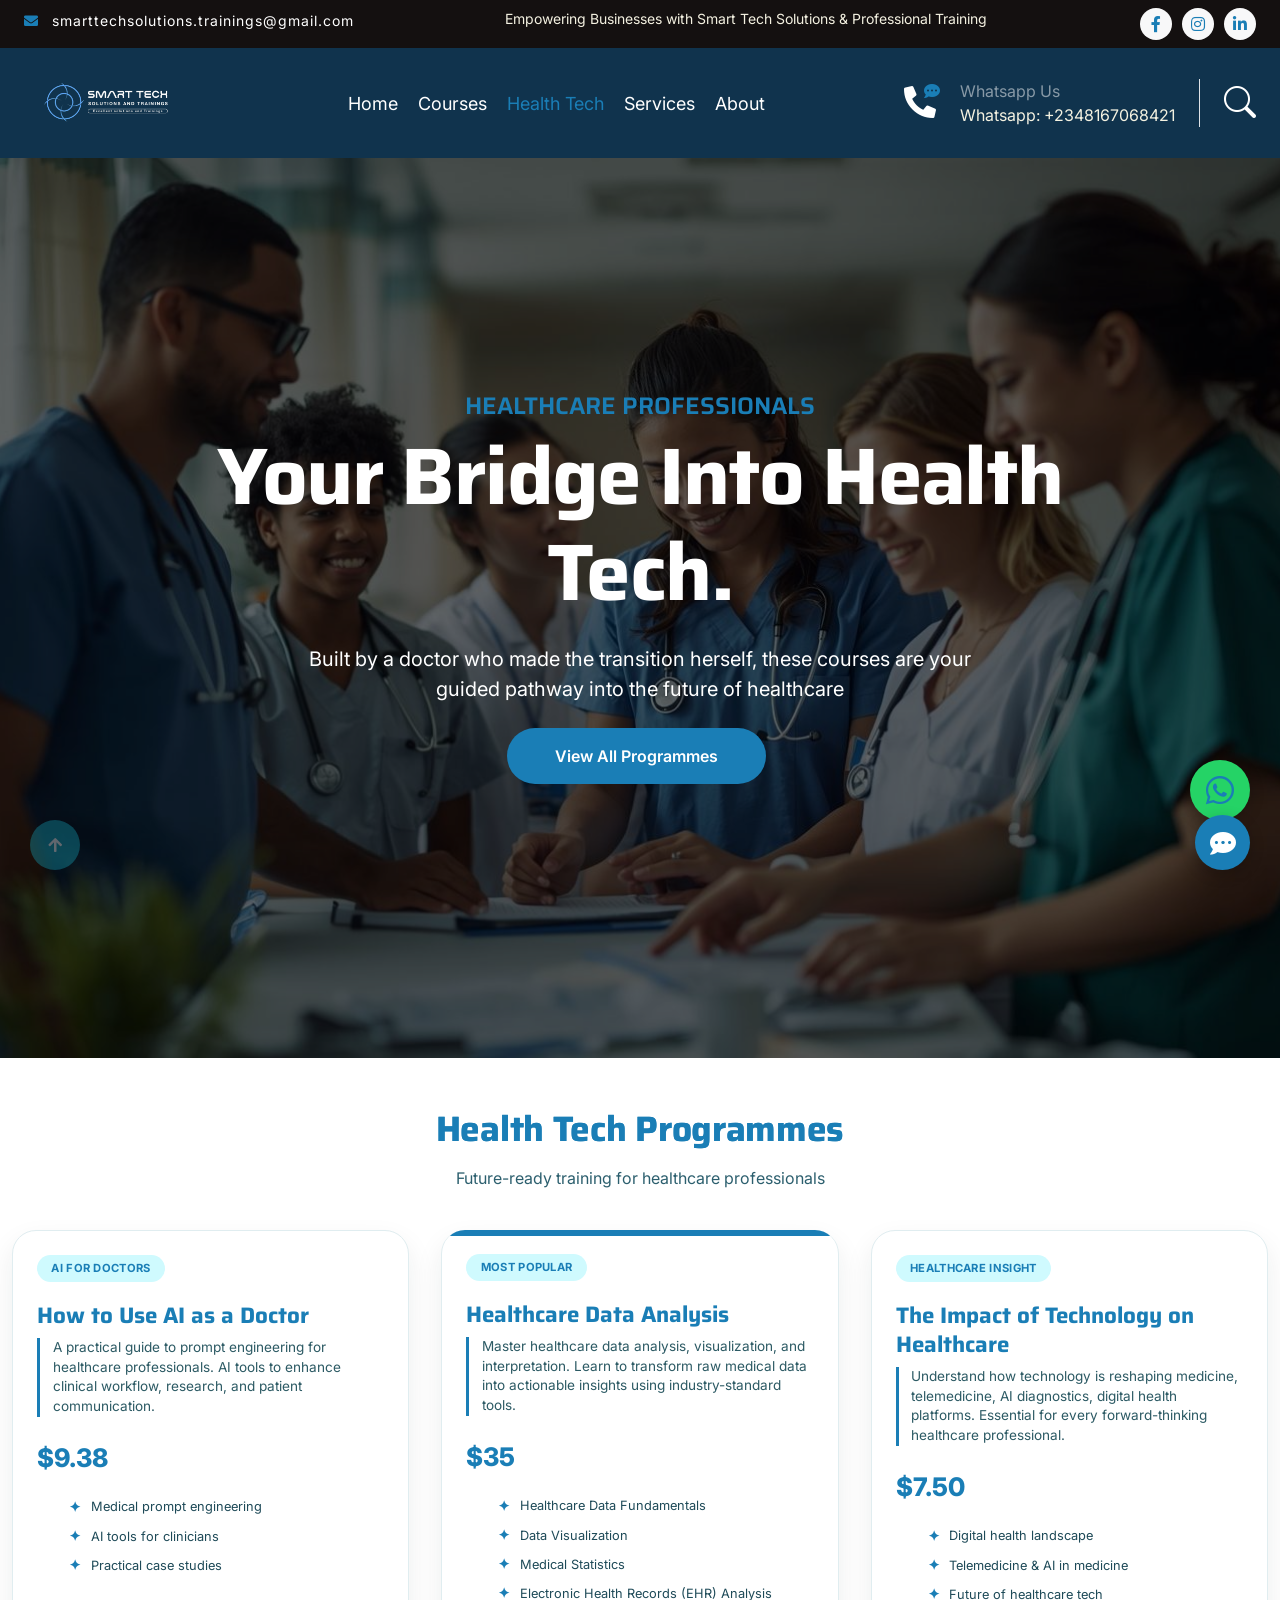
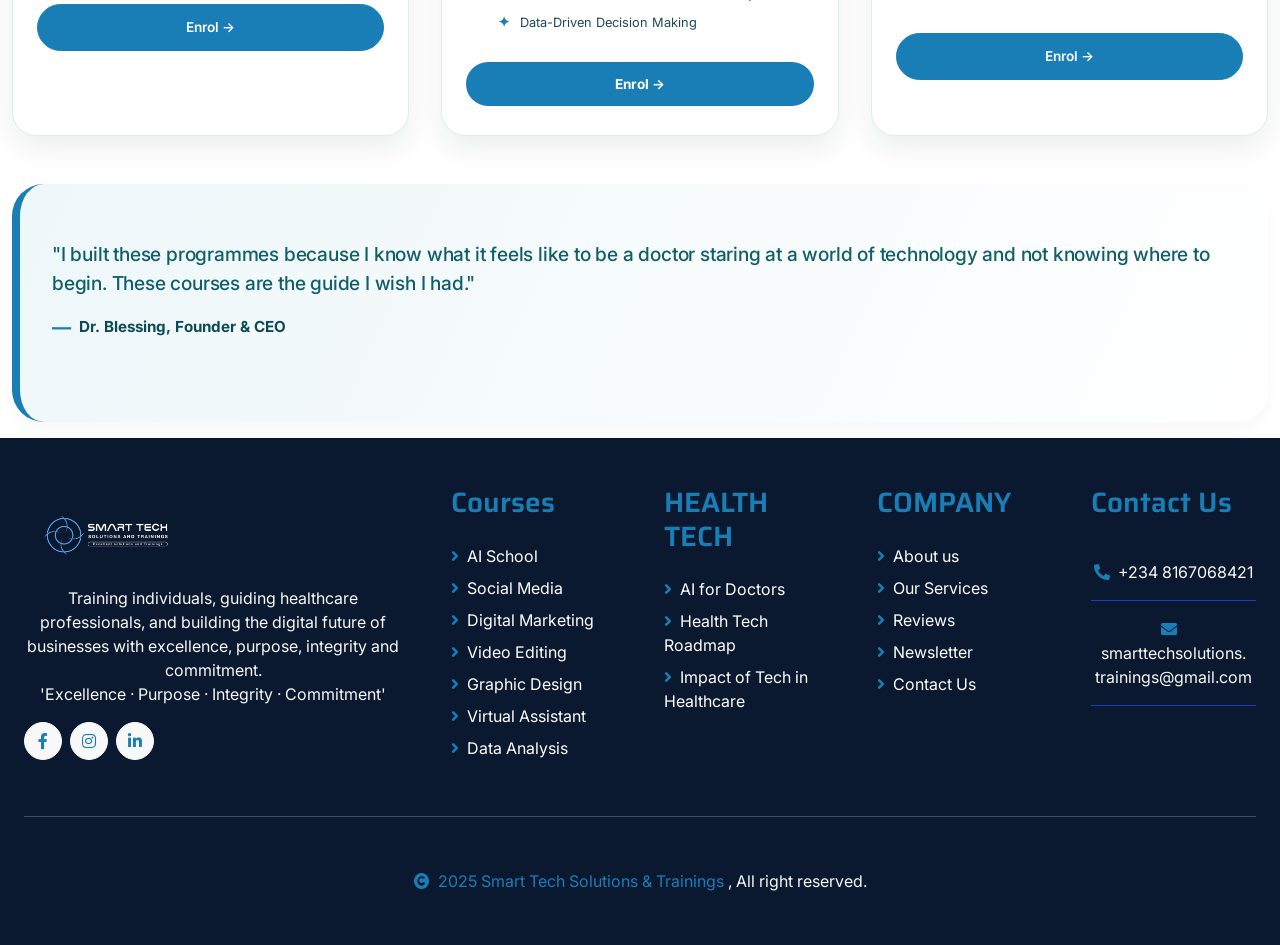
<file: health.html>
<!DOCTYPE html>
<html lang="en">

    <head>
        <meta charset="utf-8">
        <meta name="viewport" content="width=device-width, initial-scale=1.0">
        <title>SmartTech Solutions | Digital Skills & Health Tech Training</title>
        <meta name="description" content="SmartTech Solutions provides digital skills training, health tech consulting, and business digital solutions.">
        <meta name="keywords" content="digital skills training, health tech, AI for doctors, business digital solutions">
        <meta name="author" content="Dr. Blessing - SmartTech Solutions & Trainings">
        <meta name="robots" content="index, follow">

        <!-- Google Web Fonts -->
        <link rel="preconnect" href="https://fonts.googleapis.com">
        <link rel="preconnect" href="https://fonts.gstatic.com" crossorigin>
        <link href="https://fonts.googleapis.com/css2?family=Inter:wght@400;500;600&family=Saira:wght@500;600;700&display=swap" rel="stylesheet"> 

        <!-- Icon Font Stylesheet -->
        <link href="https://cdnjs.cloudflare.com/ajax/libs/font-awesome/5.10.0/css/all.min.css" rel="stylesheet">
        <link href="https://cdn.jsdelivr.net/npm/bootstrap-icons@1.4.1/font/bootstrap-icons.css" rel="stylesheet">

        <!-- Libraries Stylesheet -->
        <link href="lib/animate/animate.min.css" rel="stylesheet">
        <link href="lib/owlcarousel/assets/owl.carousel.min.css" rel="stylesheet">

        <link rel="icon" type="image/png" href="img/image1.png">

        <!-- Customized Bootstrap Stylesheet -->
        <link href="css/bootstrap.min.css" rel="stylesheet">

        <!-- Template Stylesheet -->
        <link href="css/style.css" rel="stylesheet">
    </head>

<body>
   

  

        <!-- Spinner Start -->
        <div id="spinner" class="show position-fixed translate-middle w-100 vh-100 top-50 start-50 d-flex align-items-center justify-content-center">
            <div class="spinner-grow text-primary" role="status"></div>
        </div>
        <!-- Spinner End -->

     
   
        <!-- Topbar Start -->
        <div class="container-fluid  py-2 d-none d-md-flex" style="background-color:#141010 !important;">
            <div class="container">
                <div class="d-flex justify-content-between topbar">
                    <div class="top-info">
                        <!--<small class="me-3 text-white-50"><a href="+2348012345678"><i class="fas fa-phone-alt text-secondary me-2"></i></a>+2348012345678</small>-->
                        <small class="me-3 text-white-50"><a href="smarttechsolutions.trainings@gmail.com  "><i class="fas fa-envelope me-2"></i></a> smarttechsolutions.trainings@gmail.com </small>
                    </div>
                    <div id="note" class="d-none d-xl-flex"><small>Empowering Businesses with Smart Tech Solutions & Professional Training</small></div>
                    <div class="top-link">
                        <a href="https://www.facebook.com/share/1MxezwJJPA/" class="bg-light nav-fill btn btn-sm-square rounded-circle"><i class="fab fa-facebook-f"></i></a>
                        <!--<a href="" class="bg-light nav-fill btn btn-sm-square rounded-circle"><i class="fab fa-twitter"></i></a>-->
                        <a href="https://www.instagram.com/smarttech__st?igsh=MTdrZnNtMTl6d2czZg==" class="bg-light nav-fill btn btn-sm-square rounded-circle"><i class="fab fa-instagram"></i></a>
                        <a href="https://www.linkedin.com/company/smart-tech-solutions-and-trainings/" class="bg-light nav-fill btn btn-sm-square rounded-circle me-0"><i class="fab fa-linkedin-in"></i></a>
                    </div>
                </div>
            </div>
        </div>
        <!-- Topbar End -->

      <!-- Navbar Start -->
    <div class="container-fluid  bg-dark" style="background-color: #10334D !important;">
            <div class="container">
                <nav class="navbar navbar-dark navbar-expand-lg py-0">
                    <a href="index.html" class="navbar-brand d-flex align-items-center">
                        <img src="img/Pi7_Tool_image1-removebg-preview.png" alt="Company Logo" style="height: 100px; width: auto;" class="me-2">
                    </a>

                    <button type="button" class="navbar-toggler me-0" data-bs-toggle="collapse" data-bs-target="#navbarCollapse">
                        <span class="navbar-toggler-icon"></span>
                    </button>

                    <div class="collapse navbar-collapse bg-transparent" id="navbarCollapse">
                        <div class="navbar-nav ms-auto mx-xl-auto p-0">
                            <a href="index.html" class="nav-item nav-link">Home</a>
                            <a href="courses.html" class="nav-item nav-link">Courses</a>
                             <a href="health.html" class="nav-item nav-link">Health Tech</a>
                            <a href="service.html" class="nav-item nav-link">Services</a>
                             <a href="about.html" class="nav-item nav-link">About</a>
                            <!--<a href="newsletter.html" class="nav-item nav-link">Newsletter</a>-->
                             <!--<div class="nav-item dropdown">
                                <a href="#" class="nav-link dropdown-toggle" data-bs-toggle="dropdown">Pages</a>
                                <div class="dropdown-menu rounded">
                                    <a href="blog.html" class="dropdown-item">Our Blog</a>
                                    <a href="team.html" class="dropdown-item">Our Team</a>
                                    <a href="testimonial.html" class="dropdown-item">Testimonial</a>
                                    <a href="404.html" class="dropdown-item">404 Page</a>
                                </div>
                            </div>-->
                            <!--<a href="contact.html" class="nav-item nav-link">Contact</a>-->
                        </div>
                    </div>

                    <div class="d-none d-xl-flex flex-shirink-0">
                        <div id="phone-tada" class="d-flex align-items-center justify-content-center me-4">
                            <a href="" class="position-relative animated tada infinite">
                                <i class="fa fa-phone-alt text-white fa-2x"></i>
                                <div class="position-absolute" style="top: -7px; left: 20px;">
                                    <span><i class="fa fa-comment-dots" style="color: #1A7EB6"></i></span>
                                </div>
                            </a>
                        </div>
                        <div class="d-flex flex-column pe-4 border-end">
                            <span class="text-white-50">Whatsapp Us</span>
                            <span class="" style="color: #F4F2E1">Whatsapp: +2348167068421</span>
                        </div>
                        <div class="d-flex align-items-center justify-content-center ms-4 ">
                            <a href="#"><i class="bi bi-search text-white fa-2x"></i> </a>
                        </div>
                    </div>
                </nav>
            </div>
        </div>
        <!-- Navbar End -->

            <!-- Carousel Start -->
        <div class="container-fluid px-0">
            <div id="carouselId" class="carousel slide" data-bs-ride="carousel">
              
                <div class="carousel-inner" role="listbox">
                    <div class="carousel-item active">
                        <img src="img/health.jpg" class="img-fluid" alt="First slide">
                        <div class="carousel-caption">
                            <div class="container carousel-content">
                                <h6 class="h4 animated fadeInUp" style="color: #1A7EB6">HEALTHCARE PROFESSIONALS</h6>
                                <h1 class="text-white display-1 mb-4 animated fadeInRight">Your Bridge Into Health Tech.</h1>
                                <p class="mb-4 text-white fs-5 animated fadeInDown">Built by a doctor who made the transition herself, these courses are your guided
                                    pathway into the future of healthcare
                                </p>
                                <a href="#health.courses" class="me-2"><button type="button" class="px-4 py-sm-3 px-sm-5 btn btn-primary rounded-pill carousel-content-btn1 animated fadeInLeft">View All Programmes</button></a>
                                <!--<a href="" class="ms-2"><button type="button" class="px-4 py-sm-3 px-sm-5 btn btn-primary rounded-pill carousel-content-btn2 animated fadeInRight">Read More</button></a>-->
                            </div>
                        </div>
                    </div>
                   
                </div>
                
            </div>
        </div>
        <!-- Carousel End -->



        
     <!--health course starts-->
        
            <div class="container" style="margin-top: 50px;">
                    <div class="section-header">
                        <h1 class="head" style="color: #1A7EB6 !important;"> Health Tech Programmes</h1>
                        <p>Future-ready training for healthcare professionals</p>
                    </div>

                    <div class="courses-grid" id="coursesGrid"></div>

                    <!-- Founder Note (below cards) -->
                    <div class="founder-note">
                        <div class="quote-text mt-4">
                            "I built these programmes because I know what it feels like to be a doctor staring at a world of technology and not knowing where to begin. These courses are the guide I wish I had."
                        </div>
                        <div class="quote-author mb-5" >Dr. Blessing, Founder & CEO</div>
                    </div>
                
                </div>

                    <!-- Modal overlay for payment/enrolment -->
                    <div id="paymentModal" class="modal-overlay">
                        <div class="modal-container">
                            <div class="modal-header">
                                <h3>📘 Enrolment Portal</h3>
                                <button class="close-modal" id="closeModalBtn">&times;</button>
                            </div>
                            <div class="modal-course-info" id="modalCourseInfo">
                                <div class="info-row"><strong>📌 Course:</strong> <span id="modalCourseName">-</span></div>
                                <div class="info-row"><strong>💰 Price:</strong> <span id="modalCoursePrice">-</span></div>
                            </div>
                            <form id="enrollmentForm">
                                <div class="form-group">
                                    <label>Full name *</label>
                                    <input type="text" id="studentName" placeholder="Dr. Blessings" required>
                                </div>
                                <div class="form-group">
                                    <label>Email address *</label>
                                    <input type="email" id="studentEmail" placeholder="hello@healthpro.com" required>
                                </div>
                                <button type="submit" class="pay-btn" id="confirmPaymentBtn">✅ Confirm & Pay (Demo)</button>
                            </form>
                            <p style="font-size: 0.7rem; text-align: center; margin-top: 1rem; color: #55818c;">🔐 Test mode — course access will be granted after simulation</p>
                        </div>
            </div>

      <!--health course ends-->

    <!-- Footer Start -->
          <div class="container-fluid footer bg-dark wow fadeIn" data-wow-delay=".3s">
            <div class="container pt-5 pb-4">
                <div class="row g-5">
                <!-- Logo & company info - wider on large screens -->
                <div class="col-lg-4 col-md-6">
                    <a href="index.html">
                    <img src="img/Pi7_Tool_image1-removebg-preview.png" alt="Company Logo" style="height: 100px; width: auto;" class="me-2">
                    </a>
                    <p class="mt-0 text-light">
                    Training individuals, guiding healthcare professionals, and building the digital future of businesses with excellence, purpose, integrity and commitment.<br>
                    'Excellence · Purpose · Integrity · Commitment'
                    </p>
                    <div class="d-flex hightech-link">
                    <a href="https://www.facebook.com/share/1MxezwJJPA/" class="btn-light nav-fill btn btn-square rounded-circle me-2"><i class="fab fa-facebook-f"></i></a>
                    <!--<a href="" class="btn-light nav-fill btn btn-square rounded-circle me-2"><i class="fab fa-twitter"></i></a>-->
                    <a href="https://www.instagram.com/smarttech__st?igsh=MTdrZnNtMTl6d2czZg==" class="btn-light nav-fill btn btn-square rounded-circle me-2"><i class="fab fa-instagram"></i></a>
                    <a href="https://www.linkedin.com/company/smart-tech-solutions-and-trainings/" class="btn-light nav-fill btn btn-square rounded-circle me-0"><i class="fab fa-linkedin-in"></i></a>
                    </div>
                </div>

                <!-- Courses - reduced width -->
                 <div class="col-lg-2 col-md-6">
                    <a href="courses.html" class="h3">Courses</a>
                    <div class="mt-4 d-flex flex-column short-link">
                    <a href="courses.html" class="mb-2 text-white"><i class="fas fa-angle-right me-2"></i>AI School</a>
                    <a href="courses.html" class="mb-2 text-white"><i class="fas fa-angle-right me-2" ></i>Social Media</a>
                    <a href="courses.html" class="mb-2 text-white"><i class="fas fa-angle-right  me-2"></i>Digital Marketing</a>
                    <a href="courses.html" class="mb-2 text-white"><i class="fas fa-angle-right  me-2"></i>Video Editing</a>
                    <a href="courses.html" class="mb-2 text-white"><i class="fas fa-angle-right me-2"></i>Graphic Design</a>
                    <a href="courses.html" class="mb-2 text-white"><i class="fas fa-angle-right me-2"></i>Virtual Assistant</a>
                    <a href="courses.html" class="mb-2 text-white"><i class="fas fa-angle-right  me-2"></i>Data Analysis</a>
                    </div>
                </div>

                <!-- Health Tech - reduced width -->
                <div class="col-lg-2 col-md-6">
                    <a href="health.html" class="h3">HEALTH TECH</a>
                    <div class="mt-4 d-flex flex-column help-link">
                    <a href="health.html" class="mb-2 text-white"><i class="fas fa-angle-right text-secondary me-2"></i>AI for Doctors</a>
                    <a href="health.html" class="mb-2 text-white"><i class="fas fa-angle-right text-secondary me-2"></i>Health Tech Roadmap</a>
                    <a href="health.html" class="mb-2 text-white"><i class="fas fa-angle-right text-secondary me-2"></i>Impact of Tech in Healthcare</a>
                    <!--<a href="health.html" class="mb-2 text-white"><i class="fas fa-angle-right text-secondary me-2"></i>1-on-1 Consultation</a>-->
                    </div>
                </div>

                <!-- Company - reduced width -->
                <div class="col-lg-2 col-md-6">
                    <a href="#" class="h3 ">COMPANY</a>
                    <div class="mt-4 d-flex flex-column short-link">
                    <a href="about.html" class="mb-2 text-white"><i class="fas fa-angle-right text-secondary me-2"></i>About us</a>
                    <a href="service.html" class="mb-2 text-white"><i class="fas fa-angle-right text-secondary me-2"></i>Our Services</a>
                    <a href="testimonial.html" class="mb-2 text-white"><i class="fas fa-angle-right text-secondary me-2"></i>Reviews</a>
                    <a href="newsletter.html" class="mb-2 text-white"><i class="fas fa-angle-right text-secondary me-2"></i>Newsletter</a>
                    <a href="contact.html" class="mb-2 text-white"><i class="fas fa-angle-right text-secondary me-2"></i>Contact Us</a>
                    </div>
                </div>

                <!-- Contact Us - reduced width -->
                <div class="col-lg-2 col-md-6">
                    <a href="#" class="h3">Contact Us</a>
                    <div class="text-white mt-4 d-flex flex-column contact-link">
                    <a href="+2348167068421" class="py-3 text-light border-bottom border-primary"><i class="fas fa-phone-alt text-secondary me-2"></i>+234 8167068421</a>
                    <a href="smarttechsolutions.trainings@gmail.com  " class="py-3 text-light border-bottom border-primary"><i class="fas fa-envelope text-secondary me-2"></i>smarttechsolutions.<br>trainings@gmail.com</a>
                    </div>
                </div>
                </div>
                
                <hr class="text-light mt-5 mb-4">
                <div class="row justify-content-center align-items-center" style="min-height: 80px;">
                <div class="col-md-12 text-center">
                    <span class="text-light">
                        <a href="#" class="text-secondary" style="color: #1A7EB6 !important">
                            <i class="fas fa-copyright me-2" style="color: #1A7EB6"></i>2025 Smart Tech Solutions &amp; Trainings
                        </a>, All right reserved.
                    </span>
                </div>
            </div>
           </div>
          </div>
     <!-- Footer End -->


        <!-- Back to Top -->
        <a href="#" class="btn-square rounded-circle back-to-top" style="background-color: #17a2b8"><i class="fa fa-arrow-up text-white"></i></a>

        
        <!-- JavaScript Libraries -->
        <script src="https://ajax.googleapis.com/ajax/libs/jquery/3.6.4/jquery.min.js"></script>
        <script src="https://cdn.jsdelivr.net/npm/bootstrap@5.0.0/dist/js/bootstrap.bundle.min.js"></script>
        <script src="lib/wow/wow.min.js"></script>
        <script src="lib/easing/easing.min.js"></script>
        <script src="lib/waypoints/waypoints.min.js"></script>
        <script src="lib/owlcarousel/owl.carousel.min.js"></script>
       

        <!-- Template Javascript -->
        <script src="js/main.js"></script>
        <script src="js/health.js"></script>

        <!-- WhatsApp Floating Button -->
        <a href="https://wa.me/2348167068421?text=Hello%21%20I%27m%20interested%20in%20your%20courses.%20Please%20help%20me%20with%20more%20information." 
        class="whatsapp-float" 
        target="_blank" 
        rel="noopener noreferrer">
            <i class="fab fa-whatsapp"></i>
        </a>


        <!-- Chat Box  -->

            <div id="simpleChatBox">
                <!-- Chat Toggle Button -->
                <div id="chatToggleButton" style="width: 55px; height: 55px; background: linear-gradient(135deg, #1A7EB6, #1A7EB6); border-radius: 50%; display: flex; align-items: center; justify-content: center; cursor: pointer; box-shadow: 0 4px 15px rgba(0,0,0,0.2); transition: all 0.3s ease;">
                    <i class="fas fa-comment-dots" style="font-size: 26px; color: #ffffff !important;"></i>
                </div>
                
                <!-- Chat Window -->
                <div id="chatWindowBox">
                    <!-- Header with X button -->
                    <div style="background: #1A7EB6; color: white; padding: 12px 15px; display: flex; justify-content: space-between; align-items: center;">
                        <div style="display: flex; align-items: center; gap: 10px;">
                            <i class="fas fa-comment-dots" style="font-size: 18px;"></i>
                            <span style="font-weight: 600; font-size: 14px;">Smart Tech Support</span>
                        </div>
                        <button id="chatCloseButton" style="background: none; border: none; color: white; font-size: 22px; cursor: pointer; width: 30px; height: 30px; display: flex; align-items: center; justify-content: center; border-radius: 50%; transition: all 0.2s;">&times;</button>
                    </div>
                    
                    <!-- Messages Area -->
                    <div id="chatMessagesBox" style="height: 280px; overflow-y: auto; padding: 12px; background: #f8f9fa; display: flex; flex-direction: column; gap: 8px;">
                        <div style="display: flex; flex-direction: column; align-items: flex-start;">
                            <div style="background: white; padding: 8px 12px; border-radius: 12px; border-bottom-left-radius: 4px; max-width: 85%; font-size: 13px; box-shadow: 0 1px 1px rgba(0,0,0,0.1);">
                                👋 Hi there! Welcome to Smart Tech Solutions & Trainings.
                            </div>
                            <div style="font-size: 10px; color: #999; margin-top: 3px; margin-left: 8px;">Just now</div>
                        </div>
                        <div style="display: flex; flex-direction: column; align-items: flex-start;">
                            <div style="background: white; padding: 8px 12px; border-radius: 12px; border-bottom-left-radius: 4px; max-width: 85%; font-size: 13px; box-shadow: 0 1px 1px rgba(0,0,0,0.1);">
                                How can we help you today?<br>Choose an option below or type your message.
                            </div>
                            <div style="font-size: 10px; color: #999; margin-top: 3px; margin-left: 8px;">Just now</div>
                        </div>
                    </div>
                    
                    <!-- Quick Options -->
                    <div style="padding: 8px 12px; background: white; border-top: 1px solid #e0e0e0; display: flex; flex-wrap: wrap; gap: 6px;">
                        <button class="chatQuickOption" data-msg="I want to enroll in a course" style="background: #f0f0f0; border: none; padding: 5px 10px; border-radius: 15px; font-size: 11px; cursor: pointer; transition: all 0.2s;">📚 Enroll in Course</button>
                        <!--<button class="chatQuickOption" data-msg="I need consultation" style="background: #f0f0f0; border: none; padding: 5px 10px; border-radius: 15px; font-size: 11px; cursor: pointer;">📞 Consultation</button>-->
                        <button class="chatQuickOption" data-msg="I'm interested in Health Tech" style="background: #f0f0f0; border: none; padding: 5px 10px; border-radius: 15px; font-size: 11px; cursor: pointer;">🏥 Health Tech</button>
                        <button class="chatQuickOption" data-msg="I need business solutions" style="background: #f0f0f0; border: none; padding: 5px 10px; border-radius: 15px; font-size: 11px; cursor: pointer;">💼 Business</button>
                    </div>
                    
                    <!-- Input Area -->
                    <div style="display: flex; padding: 10px 12px; background: white; border-top: 1px solid #e0e0e0; gap: 8px;">
                        <input type="text" id="chatInputBox" placeholder="Type a message..." style="flex: 1; padding: 8px 12px; border: 1px solid #ddd; border-radius: 20px; font-size: 13px; outline: none;">
                        <button id="chatSendButton" style="background: #1A7EB6; border: none; width: 36px; height: 36px; border-radius: 50%; cursor: pointer; display: flex; align-items: center; justify-content: center; transition: all 0.2s;">
                            <i class="fas fa-paper-plane" style="color: #F4F2E1; font-size: 14px;"></i>
                        </button>
                    </div>
                    
                    <!-- Footer -->
                    <div style="padding: 8px 12px; background: #f8f9fa; text-align: center; border-top: 1px solid #e0e0e0;">
                        <small style="color: #666; font-size: 10px;">We'll respond within 24 hours</small>
                    </div>
                </div>
            </div>



            <script>
                (function() {
                    // Wait for page to load
                    window.addEventListener('load', function() {
                        console.log('Chat box initializing...');
                        
                        // Get elements
                        const toggleBtn = document.getElementById('chatToggleButton');
                        const chatWindow = document.getElementById('chatWindowBox');
                        const closeBtn = document.getElementById('chatCloseButton');
                        const sendBtn = document.getElementById('chatSendButton');
                        const chatInput = document.getElementById('chatInputBox');
                        const chatMessages = document.getElementById('chatMessagesBox');
                        const quickOptions = document.querySelectorAll('.chatQuickOption');
                        
                        // Check if elements exist
                        if (!toggleBtn) {
                            console.error('Toggle button not found');
                            return;
                        }
                        if (!chatWindow) {
                            console.error('Chat window not found');
                            return;
                        }
                        
                        console.log('All elements found, chat box ready');
                        
                        // Function to open chat
                        function openChat() {
                            chatWindow.classList.add('open');
                            // Hide notification
                            const notification = document.getElementById('chatNotification');
                            if (notification) notification.style.display = 'none';
                        }
                        
                        // Function to close chat
                        function closeChat() {
                            chatWindow.classList.remove('open');
                        }
                        
                        // Function to add message
                        function addMessage(message, isUser) {
                            const messageDiv = document.createElement('div');
                            const time = new Date().toLocaleTimeString([], { hour: '2-digit', minute: '2-digit' });
                            
                            if (isUser) {
                                messageDiv.innerHTML = `
                                    <div style="display: flex; flex-direction: column; align-items: flex-end;">
                                        <div class="chat-message-user">${message}</div>
                                        <div style="font-size: 10px; color: #999; margin-top: 4px;">${time}</div>
                                    </div>
                                `;
                            } else {
                                messageDiv.innerHTML = `
                                    <div style="display: flex; flex-direction: column; align-items: flex-start;">
                                        <div class="chat-message-bot">${message}</div>
                                        <div style="font-size: 10px; color: #999; margin-top: 4px;">${time}</div>
                                    </div>
                                `;
                            }
                            
                            chatMessages.appendChild(messageDiv);
                            chatMessages.scrollTop = chatMessages.scrollHeight;
                        }
                        
                        // Function to show typing
                        function showTyping() {
                            const typingDiv = document.createElement('div');
                            typingDiv.id = 'typingIndicator';
                            typingDiv.innerHTML = `
                                <div style="display: flex; flex-direction: column; align-items: flex-start;">
                                    <div style="background: white; padding: 10px 14px; border-radius: 18px; border: 1px solid #e0e0e0;">
                                        <span style="display: inline-block; width: 8px; height: 8px; background: #999; border-radius: 50%; animation: typingAnim 1.4s infinite;"></span>
                                        <span style="display: inline-block; width: 8px; height: 8px; background: #999; border-radius: 50%; animation: typingAnim 1.4s infinite 0.2s;"></span>
                                        <span style="display: inline-block; width: 8px; height: 8px; background: #999; border-radius: 50%; animation: typingAnim 1.4s infinite 0.4s;"></span>
                                    </div>
                                </div>
                            `;
                            chatMessages.appendChild(typingDiv);
                            chatMessages.scrollTop = chatMessages.scrollHeight;
                        }
                        
                        // Function to hide typing
                        function hideTyping() {
                            const typing = document.getElementById('typingIndicator');
                            if (typing) typing.remove();
                        }
                        
                        // Auto response function
                        function getResponse(message) {
                            const msg = message.toLowerCase();
                            if (msg.includes('course') || msg.includes('enroll')) {
                                return "Great! You can browse our courses at <a href='courses.html' style='color:#17a2b8'>courses.html</a>. Would you like to enroll?";
                            } else if (msg.includes('consult')) {
                                return "I'd be happy to help you book a consultation! Please fill out our form on the homepage.";
                            } else if (msg.includes('health')) {
                                return "Our Health Tech programs are designed for healthcare professionals. Visit our Health page to learn more!";
                            } else if (msg.includes('business')) {
                                return "We offer comprehensive Business Digital Solutions. Check our Services page for details!";
                            } else if (msg.includes('price') || msg.includes('cost')) {
                                return "Our courses range from ₦45,000 to ₦85,000. Which course are you interested in?";
                            } else if (msg.includes('hi') || msg.includes('hello')) {
                                return "Hello! 👋 How can I assist you today?";
                            } else {
                                return "Thank you for your message! Our team will get back to you within 24 hours.";
                            }
                        }
                        
                        // Send message function
                        function sendMessage() {
                            const message = chatInput.value.trim();
                            if (!message) return;
                            
                            addMessage(message, true);
                            chatInput.value = '';
                            
                            showTyping();
                            setTimeout(() => {
                                hideTyping();
                                const response = getResponse(message);
                                addMessage(response, false);
                            }, 1000);
                        }
                        
                        // Quick option handler
                        function handleQuickOption(optionText) {
                            addMessage(optionText, true);
                            showTyping();
                            setTimeout(() => {
                                hideTyping();
                                let response;
                                if (optionText.includes('enroll')) {
                                    response = "Excellent! 🎓 Visit our <a href='courses.html' style='color:#17a2b8'>Courses page</a> to see all available programs!";
                                } else if (optionText.includes('consultation')) {
                                    response = "📞 Please fill out the consultation form on our homepage, or <a href='https://wa.me/2348012345678' style='color:#17a2b8'>WhatsApp us directly</a>!";
                                } else if (optionText.includes('Health Tech')) {
                                    response = "🏥 Visit our <a href='health.html' style='color:#17a2b8'>Health page</a> for AI for Doctors, Health Tech Roadmap, and more!";
                                } else if (optionText.includes('business')) {
                                    response = "💼 Check our <a href='service.html' style='color:#17a2b8'>Services page</a> for web design, digital marketing, and automation solutions!";
                                } else {
                                    response = getResponse(optionText);
                                }
                                addMessage(response, false);
                            }, 800);
                        }
                        
                        // Add typing animation
                        const style = document.createElement('style');
                        style.textContent = `
                            @keyframes typingAnim {
                                0%, 60%, 100% { transform: translateY(0); opacity: 0.5; }
                                30% { transform: translateY(-5px); opacity: 1; }
                            }
                        `;
                        document.head.appendChild(style);
                        
                        // Event listeners
                        toggleBtn.addEventListener('click', openChat);
                        if (closeBtn) closeBtn.addEventListener('click', closeChat);
                        if (sendBtn) sendBtn.addEventListener('click', sendMessage);
                        if (chatInput) {
                            chatInput.addEventListener('keypress', function(e) {
                                if (e.key === 'Enter') sendMessage();
                            });
                        }
                        
                        quickOptions.forEach(btn => {
                            btn.addEventListener('click', function() {
                                const msg = this.getAttribute('data-msg');
                                handleQuickOption(msg);
                            });
                        });
                        
                        // Auto-open after 2 seconds for first-time visitors
                        const hasOpened = localStorage.getItem('chatOpened');
                        if (!hasOpened) {
                            setTimeout(() => {
                                openChat();
                                localStorage.setItem('chatOpened', 'true');
                            }, 2000);
                        }
                        
                        console.log('Chat box ready!');
                    });
                })();
            </script>




 </body>
</html>
</file>
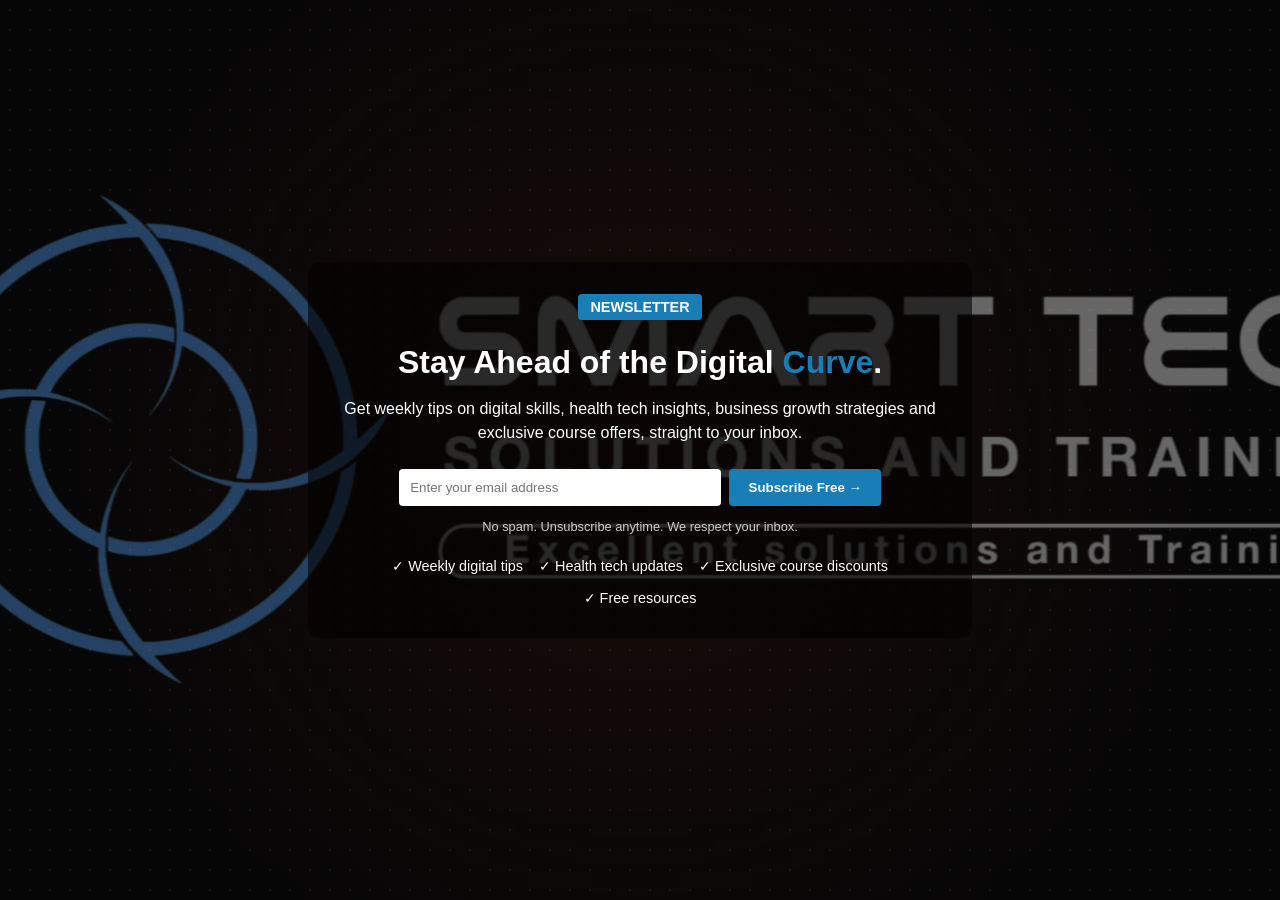
<file: newsletter.html>
<!DOCTYPE html>
<html lang="en">
<head>
       <meta charset="utf-8">
        <meta name="viewport" content="width=device-width, initial-scale=1.0">
        <title>SmartTech Solutions | Digital Skills & Health Tech Training</title>
        <meta name="description" content="SmartTech Solutions provides digital skills training, health tech consulting, and business digital solutions.">
        <meta name="keywords" content="digital skills training, health tech, AI for doctors, business digital solutions">
        <meta name="author" content="Dr. Blessing - SmartTech Solutions & Trainings">
        <meta name="robots" content="index, follow">
 
  <style>
    body {
      margin: 0;
      font-family: Arial, sans-serif;
      background:linear-gradient(rgba(0, 0, 0, .6), rgba(0, 0, 0, .6) ), url(../img/image1.png) center center no-repeat;
      color: #fff;
      display: flex;
      justify-content: center;
      align-items: center;
      min-height: 100vh;
      position: relative;
    }

    /* Dot-grid overlay */
    body::before {
      content: "";
      position: absolute;
      inset: 0;
      background-image: radial-gradient(rgba(255,255,255,0.05) 1px, transparent 1px);
      background-size: 20px 20px;
      z-index: 0;
    }

    .newsletter {
      position: relative;
      z-index: 1;
      max-width: 600px;
      padding: 2rem;
      background: rgba(0,0,0,0.6);
      border-radius: 12px;
      text-align: center;
    }

    .tag {
      display: inline-block;
      background: #1A7EB6;
      color: #ffff;
      font-weight: bold;
      padding: 0.3rem 0.8rem;
      border-radius: 4px;
      margin-bottom: 1rem;
      font-size: 0.9rem;
    }

    h1 {
      font-size: 2rem;
      margin: 0.5rem 0;
    }

    h1 span {
      color: #1A7EB6;
    }

    p.subtext {
      font-size: 1rem;
      margin-bottom: 1.5rem;
      line-height: 1.5;
    }

    form {
      display: flex;
      gap: 0.5rem;
      justify-content: center;
      margin-bottom: 0.8rem;
    }

    input[type="email"] {
      padding: 0.7rem;
      border: none;
      border-radius: 4px;
      flex: 1;
      max-width: 300px;
    }

    button {
      background: #1A7EB6;
      color: #ffff;
      border: none;
      padding: 0.7rem 1.2rem;
      border-radius: 4px;
      font-weight: bold;
      cursor: pointer;
    }

    .note {
      font-size: 0.8rem;
      color: #ccc;
      margin-bottom: 1.5rem;
    }

    .perks {
      display: flex;
      flex-wrap: wrap;
      justify-content: center;
      gap: 1rem;
      font-size: 0.9rem;
    }

    .perk {
      display: flex;
      align-items: center;
      gap: 0.3rem;
    }

    .success-message {
      display: none;
      color: #ffeb3b;
      font-weight: bold;
      margin-top: 1rem;
    }
  </style>
</head>
<body>
  <div class="newsletter">
    <div class="tag">NEWSLETTER</div>
    <h1>Stay Ahead of the Digital <span>Curve</span>.</h1>
    <p class="subtext">
      Get weekly tips on digital skills, health tech insights, business growth strategies and exclusive course offers, straight to your inbox.
    </p>
    <form id="newsletterForm">
      <input type="email" placeholder="Enter your email address" required>
      <button type="submit">Subscribe Free →</button>
    </form>
    <div class="note">No spam. Unsubscribe anytime. We respect your inbox.</div>
    <div class="perks">
      <div class="perk">✓ Weekly digital tips</div>
      <div class="perk">✓ Health tech updates</div>
      <div class="perk">✓ Exclusive course discounts</div>
      <div class="perk">✓ Free resources</div>
    </div>
    <div class="success-message" id="successMessage">Thank you for subscribing!</div>
  </div>

  
    

    
</body>
</html>
</file>
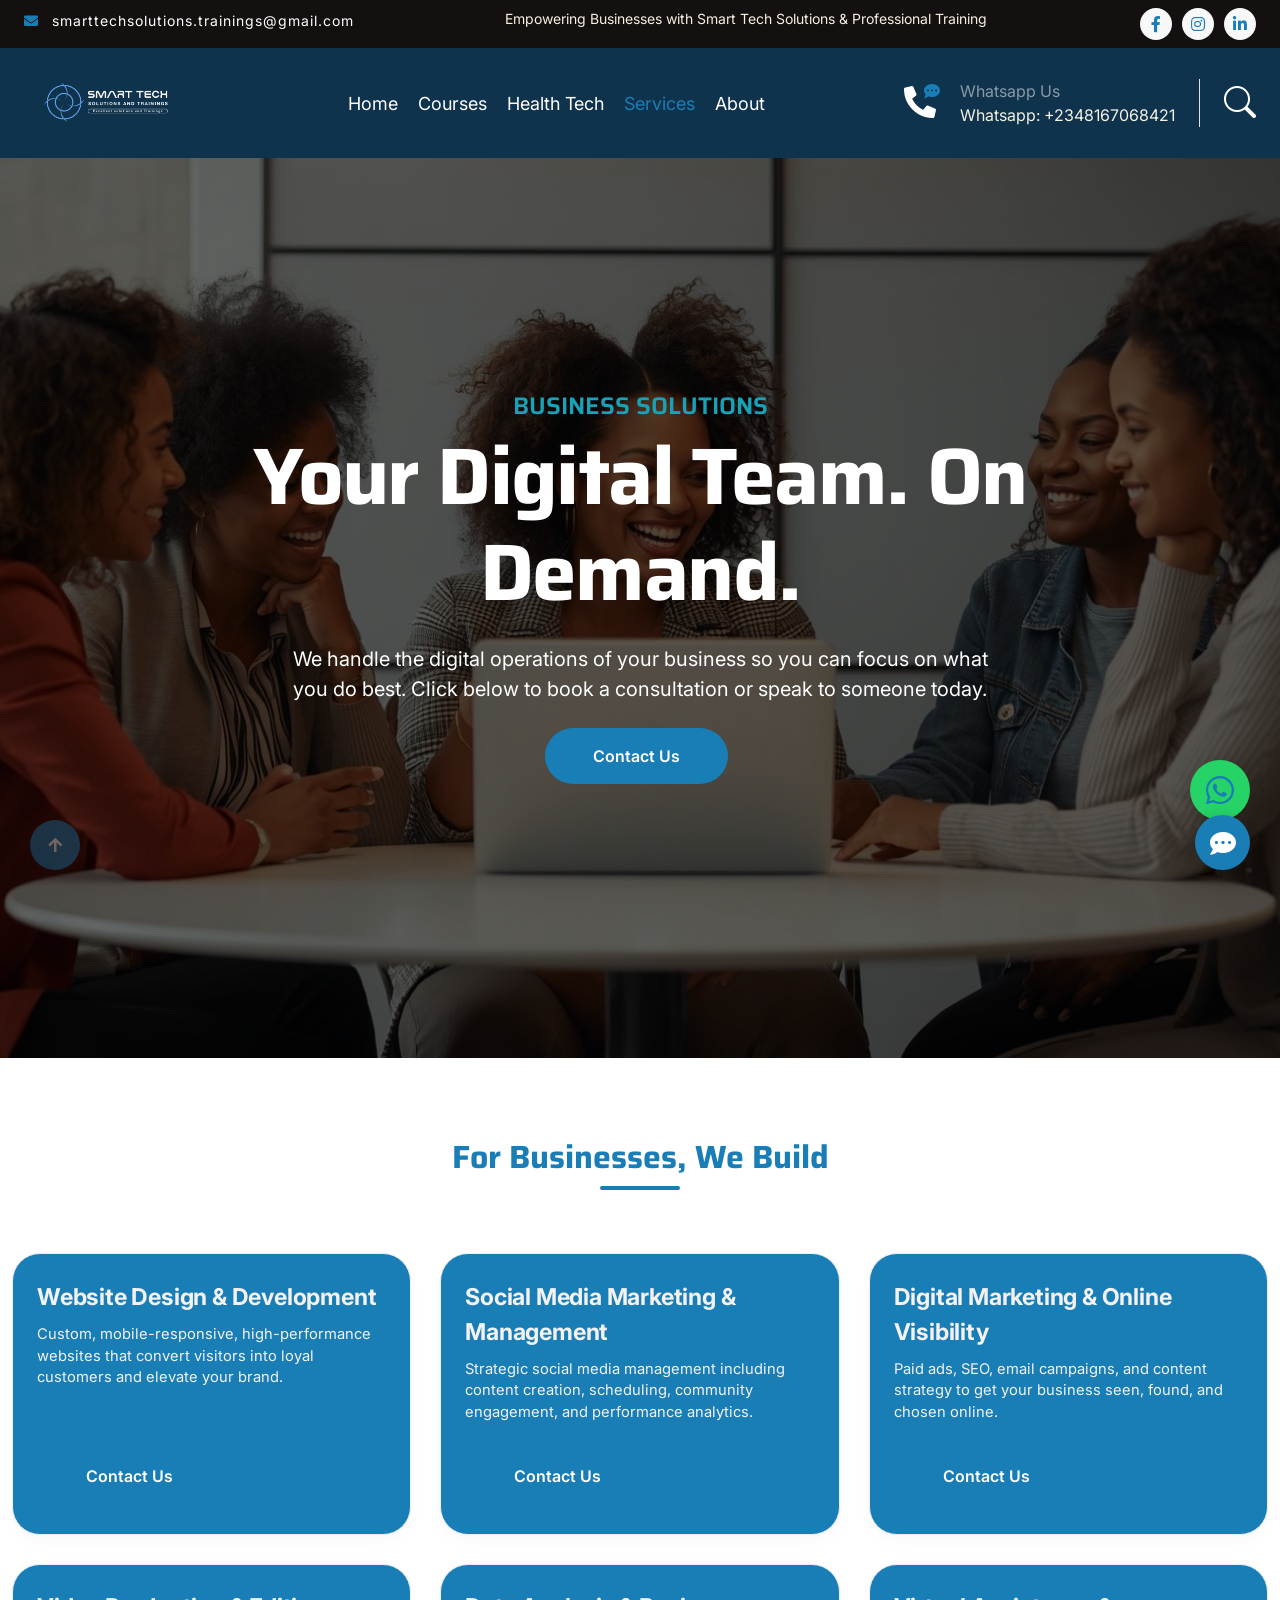
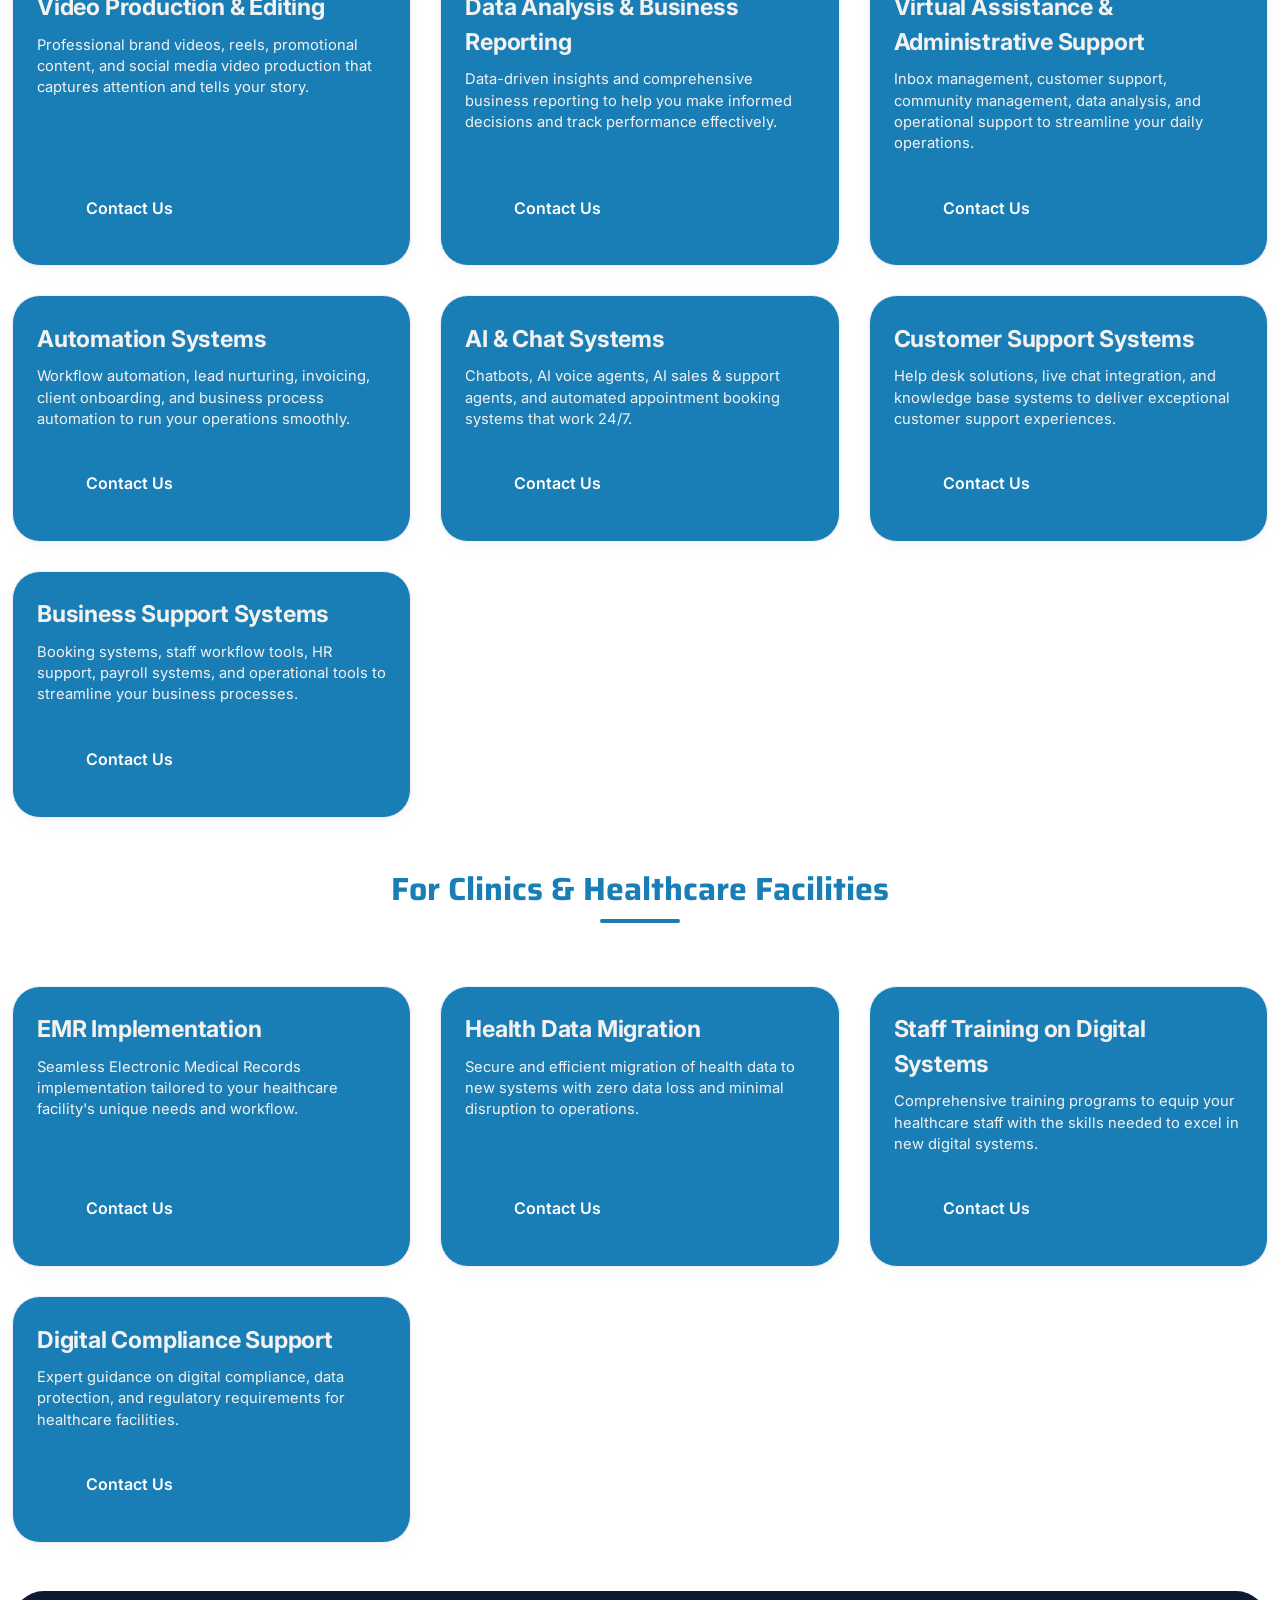
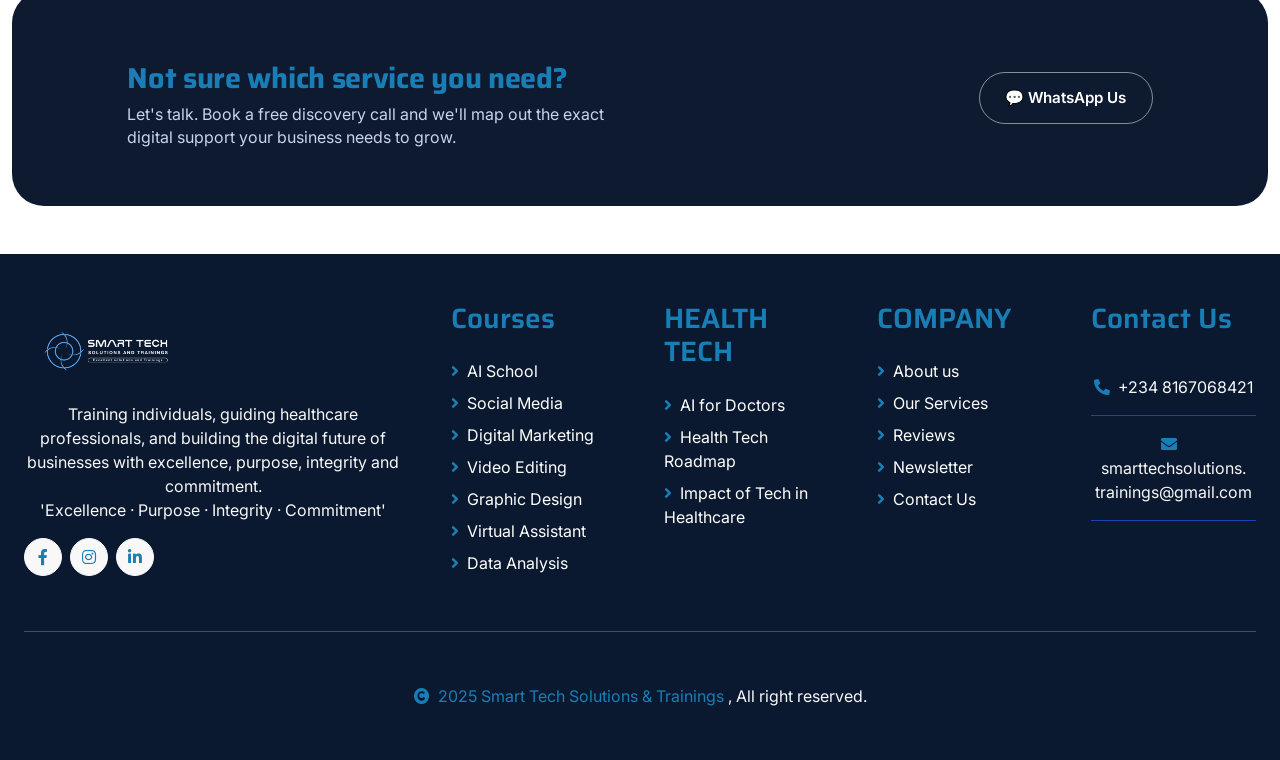
<file: service.html>
<!DOCTYPE html>
<html lang="en">

    <head>
        <meta charset="utf-8">
        <meta name="viewport" content="width=device-width, initial-scale=1.0">
        <title>SmartTech Solutions | Digital Skills & Health Tech Training</title>
        <meta name="description" content="SmartTech Solutions provides digital skills training, health tech consulting, and business digital solutions.">
        <meta name="keywords" content="digital skills training, health tech, AI for doctors, business digital solutions">
        <meta name="author" content="Dr. Blessing - SmartTech Solutions & Trainings">
        <meta name="robots" content="index, follow">

        <!-- Google Web Fonts -->
        <link rel="preconnect" href="https://fonts.googleapis.com">
        <link rel="preconnect" href="https://fonts.gstatic.com" crossorigin>
        <link href="https://fonts.googleapis.com/css2?family=Inter:wght@400;500;600&family=Saira:wght@500;600;700&display=swap" rel="stylesheet"> 

        <!-- Icon Font Stylesheet -->
        <link href="https://cdnjs.cloudflare.com/ajax/libs/font-awesome/5.10.0/css/all.min.css" rel="stylesheet">
        <link href="https://cdn.jsdelivr.net/npm/bootstrap-icons@1.4.1/font/bootstrap-icons.css" rel="stylesheet">

        <!-- Libraries Stylesheet -->
        <link href="lib/animate/animate.min.css" rel="stylesheet">
        <link href="lib/owlcarousel/assets/owl.carousel.min.css" rel="stylesheet">

        <link rel="icon" type="image/png" href="img/image1.png">

        <!-- Customized Bootstrap Stylesheet -->
        <link href="css/bootstrap.min.css" rel="stylesheet">

        <!-- Template Stylesheet -->
        <link href="css/style.css" rel="stylesheet">
    </head>

<body>
   

  

        <!-- Spinner Start -->
        <div id="spinner" class="show position-fixed translate-middle w-100 vh-100 top-50 start-50 d-flex align-items-center justify-content-center">
            <div class="spinner-grow text-primary" role="status"></div>
        </div>
        <!-- Spinner End -->

     
   
        <!-- Topbar Start -->
        <div class="container-fluid  py-2 d-none d-md-flex" style="background-color:#141010 !important;">
            <div class="container">
                <div class="d-flex justify-content-between topbar">
                    <div class="top-info">
                        <!--<small class="me-3 text-white-50"><a href="+2348012345678"><i class="fas fa-phone-alt text-secondary me-2"></i></a>+2348012345678</small>-->
                        <small class="me-3 text-white-50"><a href="smarttechsolutions.trainings@gmail.com  "><i class="fas fa-envelope me-2"></i></a> smarttechsolutions.trainings@gmail.com </small>
                    </div>
                    <div id="note" class="d-none d-xl-flex"><small>Empowering Businesses with Smart Tech Solutions & Professional Training</small></div>
                    <div class="top-link">
                        <a href="https://www.facebook.com/share/1MxezwJJPA/" class="bg-light nav-fill btn btn-sm-square rounded-circle"><i class="fab fa-facebook-f"></i></a>
                        <!--<a href="" class="bg-light nav-fill btn btn-sm-square rounded-circle"><i class="fab fa-twitter"></i></a>-->
                        <a href="https://www.instagram.com/smarttech__st?igsh=MTdrZnNtMTl6d2czZg==" class="bg-light nav-fill btn btn-sm-square rounded-circle"><i class="fab fa-instagram"></i></a>
                        <a href="https://www.linkedin.com/company/smart-tech-solutions-and-trainings/" class="bg-light nav-fill btn btn-sm-square rounded-circle me-0"><i class="fab fa-linkedin-in"></i></a>
                    </div>
                </div>
            </div>
        </div>
        <!-- Topbar End -->

        <!-- Navbar Start -->
        <div class="container-fluid  bg-dark" style="background-color: #10334D !important;">
            <div class="container">
                <nav class="navbar navbar-dark navbar-expand-lg py-0">
                    <a href="index.html" class="navbar-brand d-flex align-items-center">
                        <img src="img/Pi7_Tool_image1-removebg-preview.png" alt="Company Logo" style="height: 100px; width: auto;" class="me-2">
                    </a>

                    <button type="button" class="navbar-toggler me-0" data-bs-toggle="collapse" data-bs-target="#navbarCollapse">
                        <span class="navbar-toggler-icon"></span>
                    </button>

                    <div class="collapse navbar-collapse bg-transparent" id="navbarCollapse">
                        <div class="navbar-nav ms-auto mx-xl-auto p-0">
                            <a href="index.html" class="nav-item nav-link">Home</a>
                            <a href="courses.html" class="nav-item nav-link">Courses</a>
                             <a href="health.html" class="nav-item nav-link">Health Tech</a>
                            <a href="service.html" class="nav-item nav-link">Services</a>
                             <a href="about.html" class="nav-item nav-link">About</a>
                            <!--<a href="newsletter.html" class="nav-item nav-link">Newsletter</a>-->
                             <!--<div class="nav-item dropdown">
                                <a href="#" class="nav-link dropdown-toggle" data-bs-toggle="dropdown">Pages</a>
                                <div class="dropdown-menu rounded">
                                    <a href="blog.html" class="dropdown-item">Our Blog</a>
                                    <a href="team.html" class="dropdown-item">Our Team</a>
                                    <a href="testimonial.html" class="dropdown-item">Testimonial</a>
                                    <a href="404.html" class="dropdown-item">404 Page</a>
                                </div>
                            </div>-->
                            <!--<a href="contact.html" class="nav-item nav-link">Contact</a>-->
                        </div>
                    </div>

                    <div class="d-none d-xl-flex flex-shirink-0">
                        <div id="phone-tada" class="d-flex align-items-center justify-content-center me-4">
                            <a href="" class="position-relative animated tada infinite">
                                <i class="fa fa-phone-alt text-white fa-2x"></i>
                                <div class="position-absolute" style="top: -7px; left: 20px;">
                                    <span><i class="fa fa-comment-dots" style="color: #1A7EB6"></i></span>
                                </div>
                            </a>
                        </div>
                        <div class="d-flex flex-column pe-4 border-end">
                            <span class="text-white-50">Whatsapp Us</span>
                            <span class="" style="color: #F4F2E1">Whatsapp: +2348167068421</span>
                        </div>
                        <div class="d-flex align-items-center justify-content-center ms-4 ">
                            <a href="#"><i class="bi bi-search text-white fa-2x"></i> </a>
                        </div>
                    </div>
                </nav>
            </div>
        </div>
        <!-- Navbar End -->

        
         <!-- Carousel Start -->
        <div class="container-fluid px-0">
            <div id="carouselId" class="carousel slide" data-bs-ride="carousel">
              
                <div class="carousel-inner" role="listbox">
                    <div class="carousel-item active">
                        <img src="img/service.jpg" class="img-fluid" alt="First slide">
                        <div class="carousel-caption">
                            <div class="container carousel-content">
                                <h6 class="h4 animated fadeInUp" style="color: #17a2b8">BUSINESS SOLUTIONS </h6>
                                <h1 class="text-white display-1 mb-4 animated fadeInRight">Your Digital Team. On Demand.</h1>
                                <p class="mb-4 text-white fs-5 animated fadeInDown">We handle the digital operations of your business so you can focus on what you
                                        do best. Click below to book a consultation or speak to someone today.
                               </p>
                                <a href="contact.html" class="me-2"><button type="button" class="px-4 py-sm-3 px-sm-5 btn btn-primary rounded-pill carousel-content-btn1 animated fadeInLeft">Contact Us</button></a>
                                <!--<a href="" class="ms-2"><button type="button" class="px-4 py-sm-3 px-sm-5 btn btn-primary rounded-pill carousel-content-btn2 animated fadeInRight">Read More</button></a>-->
                            </div>
                        </div>
                    </div>
                   
                </div>
                
            </div>
        </div>
        <!-- Carousel End -->

       


        <!-- Services Start -->
    
        
        <div class="container">
            
            <!--<h1 class="text-center mt-5">Our Business Services</h1>-->
            

        <div class="cards-grid">
            <!-- Section Header for Businesses -->
            <div class="col-12 business text-center mb-4" style="grid-column: 1 / -1; margin-top: 80px;">
                <h3>For Businesses, We Build</h3>
                <div style="width: 80px; height: 4px; background: #1A7EB6; margin: 10px auto; border-radius: 2px;"></div>
            </div>

            <!-- Business Services -->
            <div class="service-card" data-service="Website Design & Development">
                <!--<div class="icon-bg"><i class="fas fa-code"></i></div>-->
                <div class="card-title">Website Design & Development</div>
                <div class="card-desc">Custom, mobile-responsive, high-performance websites that convert visitors into loyal customers and elevate your brand.</div>
                <a href="contact.html" class="me-2"><button type="button" class="px-4 py-sm-3 px-sm-5 btn btn-primary rounded-pill carousel-content-btn1 animated fadeInLeft">Contact Us</button></a>
            </div>

            <div class="service-card" data-service="Social Media Marketing & Management">
                <!--<div class="icon-bg"><i class="fas fa-share-alt"></i></div>-->
                <div class="card-title">Social Media Marketing & Management</div>
                <div class="card-desc">Strategic social media management including content creation, scheduling, community engagement, and performance analytics.</div>
                <a href="contact.html" class="me-2"><button type="button" class="px-4 py-sm-3 px-sm-5 btn btn-primary rounded-pill carousel-content-btn1 animated fadeInLeft">Contact Us</button></a>
            </div>

            <div class="service-card" data-service="Digital Marketing & Online Visibility">
                <!--<div class="icon-bg"><i class="fas fa-chart-line"></i></div>-->
                <div class="card-title">Digital Marketing & Online Visibility</div>
                <div class="card-desc">Paid ads, SEO, email campaigns, and content strategy to get your business seen, found, and chosen online.</div>
                <a href="contact.html" class="me-2"><button type="button" class="px-4 py-sm-3 px-sm-5 btn btn-primary rounded-pill carousel-content-btn1 animated fadeInLeft">Contact Us</button></a>
            </div>

            <div class="service-card" data-service="Video Production & Editing">
                <!--<div class="icon-bg"><i class="fas fa-video"></i></div>-->
                <div class="card-title">Video Production & Editing</div>
                <div class="card-desc">Professional brand videos, reels, promotional content, and social media video production that captures attention and tells your story.</div>
                <a href="contact.html" class="me-2"><button type="button" class="px-4 py-sm-3 px-sm-5 btn btn-primary rounded-pill carousel-content-btn1 animated fadeInLeft">Contact Us</button></a>
            </div>

            <div class="service-card" data-service="Data Analysis & Business Reporting">
                <!--<div class="icon-bg"><i class="fas fa-database"></i></div>-->
                <div class="card-title">Data Analysis & Business Reporting</div>
                <div class="card-desc">Data-driven insights and comprehensive business reporting to help you make informed decisions and track performance effectively.</div>
                <a href="contact.html" class="me-2"><button type="button" class="px-4 py-sm-3 px-sm-5 btn btn-primary rounded-pill carousel-content-btn1 animated fadeInLeft">Contact Us</button></a>
            </div>

            <div class="service-card" data-service="Virtual Assistance & Administrative Support">
                <!--<div class="icon-bg"><i class="fas fa-headset"></i></div>-->
                <div class="card-title">Virtual Assistance & Administrative Support</div>
                <div class="card-desc">Inbox management, customer support, community management, data analysis, and operational support to streamline your daily operations.</div>
                <a href="contact.html" class="me-2"><button type="button" class="px-4 py-sm-3 px-sm-5 btn btn-primary rounded-pill carousel-content-btn1 animated fadeInLeft">Contact Us</button></a>
            </div>

            <div class="service-card" data-service="Automation Systems">
                <!--<div class="icon-bg"><i class="fas fa-cogs"></i></div>-->
                <div class="card-title">Automation Systems</div>
                <div class="card-desc">Workflow automation, lead nurturing, invoicing, client onboarding, and business process automation to run your operations smoothly.</div>
                <a href="contact.html" class="me-2"><button type="button" class="px-4 py-sm-3 px-sm-5 btn btn-primary rounded-pill carousel-content-btn1 animated fadeInLeft">Contact Us</button></a>
            </div>

            <div class="service-card" data-service="AI & Chat Systems">
                <!--<div class="icon-bg"><i class="fas fa-robot"></i></div>-->
                <div class="card-title">AI & Chat Systems</div>
                <div class="card-desc">Chatbots, AI voice agents, AI sales & support agents, and automated appointment booking systems that work 24/7.</div>
                <a href="contact.html" class="me-2"><button type="button" class="px-4 py-sm-3 px-sm-5 btn btn-primary rounded-pill carousel-content-btn1 animated fadeInLeft">Contact Us</button></a>
            </div>

            <div class="service-card" data-service="Customer Support Systems">
                <!--<div class="icon-bg"><i class="fas fa-life-ring"></i></div>-->
                <div class="card-title">Customer Support Systems</div>
                <div class="card-desc">Help desk solutions, live chat integration, and knowledge base systems to deliver exceptional customer support experiences.</div>
                <a href="contact.html" class="me-2"><button type="button" class="px-4 py-sm-3 px-sm-5 btn btn-primary rounded-pill carousel-content-btn1 animated fadeInLeft">Contact Us</button></a>
            </div>

            <div class="service-card" data-service="Business Support Systems">
                <!--<div class="icon-bg"><i class="fas fa-building"></i></div>-->
                <div class="card-title">Business Support Systems</div>
                <div class="card-desc">Booking systems, staff workflow tools, HR support, payroll systems, and operational tools to streamline your business processes.</div>
                <a href="contact.html" class="me-2"><button type="button" class="px-4 py-sm-3 px-sm-5 btn btn-primary rounded-pill carousel-content-btn1 animated fadeInLeft">Contact Us</button></a>
            </div>

            <!-- Section Header for Healthcare -->
            <div class="col-12 text-center mb-4 mt-4" style="grid-column: 1 / -1;">
                <h3>For Clinics & Healthcare Facilities</h3>
                <div style="width: 80px; height: 4px; background: #1A7EB6; margin: 10px auto; border-radius: 2px;"></div>
            </div>

            <!-- Healthcare Services -->
            <div class="service-card" data-service="EMR Implementation">
                <!--<div class="icon-bg"><i class="fas fa-heartbeat"></i></div>-->
                <div class="card-title">EMR Implementation</div>
                <div class="card-desc">Seamless Electronic Medical Records implementation tailored to your healthcare facility's unique needs and workflow.</div>
                <a href="contact.html" class="me-2"><button type="button" class="px-4 py-sm-3 px-sm-5 btn btn-primary rounded-pill carousel-content-btn1 animated fadeInLeft">Contact Us</button></a>
            </div>

            <div class="service-card" data-service="Health Data Migration">
                <!--<div class="icon-bg"><i class="fas fa-exchange-alt"></i></div>-->
                <div class="card-title">Health Data Migration</div>
                <div class="card-desc">Secure and efficient migration of health data to new systems with zero data loss and minimal disruption to operations.</div>
               <a href="contact.html" class="me-2"><button type="button" class="px-4 py-sm-3 px-sm-5 btn btn-primary rounded-pill carousel-content-btn1 animated fadeInLeft">Contact Us</button></a>
            </div>

                <div class="service-card" data-service="Staff Training on Digital Systems">
                    <!--<div class="icon-bg"><i class="fas fa-chalkboard-teacher"></i></div>-->
                    <div class="card-title">Staff Training on Digital Systems</div>
                    <div class="card-desc">Comprehensive training programs to equip your healthcare staff with the skills needed to excel in new digital systems.</div>
                    <a href="contact.html" class="me-2"><button type="button" class="px-4 py-sm-3 px-sm-5 btn btn-primary rounded-pill carousel-content-btn1 animated fadeInLeft">Contact Us</button></a>
                </div>

                <div class="service-card" data-service="Digital Compliance Support">
                    <!--<div class="icon-bg"><i class="fas fa-shield-alt"></i></div>-->
                    <div class="card-title">Digital Compliance Support</div>
                    <div class="card-desc">Expert guidance on digital compliance, data protection, and regulatory requirements for healthcare facilities.</div>
                   <a href="contact.html" class="me-2"><button type="button" class="px-4 py-sm-3 px-sm-5 btn btn-primary rounded-pill carousel-content-btn1 animated fadeInLeft">Contact Us</button></a>
                </div>
            </div>

            <div class="cta-banner mt-5 mb-5">
                <div class="cta-left">
                    <h3>Not sure which service you need?</h3>
                    <p>Let's talk. Book a free discovery call and we'll map out the exact digital support your business needs to grow.</p>
                </div>
                <div class="cta-buttons">
                    <!--<button class="btn-yellow" id="freeCallBtn">📞 Book a Free Call →</button>-->
                    <button class="btn-outline-white" id="whatsappBtn">💬 WhatsApp Us</button>
                </div>
            </div>
        </div>

            <div id="bookingModal" class="modal-overlay">
                <div class="modal-container">
                    <div class="modal-close-icon" id="closeModalIcon">&times;</div>
                    <h3>📅 Request a consultation</h3>
                    <p id="modalServiceText">Tell us about your needs, we'll get back to you within 24h.</p>
                    <input type="text" class="modal-input" id="userName" placeholder="Your name *">
                    <input type="email" class="modal-input" id="userEmail" placeholder="Email address *">
                    <input type="tel" class="modal-input" id="userPhone" placeholder="Phone (optional)">
                    <button class="modal-submit" id="submitBooking">Submit request →</button>
                    <button class="close-modal" id="closeModalBtn">Cancel</button>
                    <hr>
                    <small style="color:#8B8EA8;">We'll reach out to schedule your call.</small>
                </div>
            </div>
        <!-- Services End -->


          
        <!-- Footer Start -->
          <div class="container-fluid footer bg-dark wow fadeIn" data-wow-delay=".3s">
            <div class="container pt-5 pb-4">
                <div class="row g-5">
                <!-- Logo & company info - wider on large screens -->
                <div class="col-lg-4 col-md-6">
                    <a href="index.html">
                    <img src="img/Pi7_Tool_image1-removebg-preview.png" alt="Company Logo" style="height: 100px; width: auto;" class="me-2">
                    </a>
                    <p class="mt-0 text-light">
                    Training individuals, guiding healthcare professionals, and building the digital future of businesses with excellence, purpose, integrity and commitment.<br>
                    'Excellence · Purpose · Integrity · Commitment'
                    </p>
                    <div class="d-flex hightech-link">
                    <a href="https://www.facebook.com/share/1MxezwJJPA/" class="btn-light nav-fill btn btn-square rounded-circle me-2"><i class="fab fa-facebook-f"></i></a>
                    <!--<a href="" class="btn-light nav-fill btn btn-square rounded-circle me-2"><i class="fab fa-twitter"></i></a>-->
                    <a href="https://www.instagram.com/smarttech__st?igsh=MTdrZnNtMTl6d2czZg==" class="btn-light nav-fill btn btn-square rounded-circle me-2"><i class="fab fa-instagram"></i></a>
                    <a href="https://www.linkedin.com/company/smart-tech-solutions-and-trainings/" class="btn-light nav-fill btn btn-square rounded-circle me-0"><i class="fab fa-linkedin-in"></i></a>
                    </div>
                </div>

                <!-- Courses - reduced width -->
                 <div class="col-lg-2 col-md-6">
                    <a href="courses.html" class="h3">Courses</a>
                    <div class="mt-4 d-flex flex-column short-link">
                    <a href="courses.html" class="mb-2 text-white"><i class="fas fa-angle-right me-2"></i>AI School</a>
                    <a href="courses.html" class="mb-2 text-white"><i class="fas fa-angle-right me-2" ></i>Social Media</a>
                    <a href="courses.html" class="mb-2 text-white"><i class="fas fa-angle-right  me-2"></i>Digital Marketing</a>
                    <a href="courses.html" class="mb-2 text-white"><i class="fas fa-angle-right  me-2"></i>Video Editing</a>
                    <a href="courses.html" class="mb-2 text-white"><i class="fas fa-angle-right me-2"></i>Graphic Design</a>
                    <a href="courses.html" class="mb-2 text-white"><i class="fas fa-angle-right me-2"></i>Virtual Assistant</a>
                    <a href="courses.html" class="mb-2 text-white"><i class="fas fa-angle-right  me-2"></i>Data Analysis</a>
                    </div>
                </div>

                <!-- Health Tech - reduced width -->
                <div class="col-lg-2 col-md-6">
                    <a href="health.html" class="h3">HEALTH TECH</a>
                    <div class="mt-4 d-flex flex-column help-link">
                    <a href="health.html" class="mb-2 text-white"><i class="fas fa-angle-right text-secondary me-2"></i>AI for Doctors</a>
                    <a href="health.html" class="mb-2 text-white"><i class="fas fa-angle-right text-secondary me-2"></i>Health Tech Roadmap</a>
                    <a href="health.html" class="mb-2 text-white"><i class="fas fa-angle-right text-secondary me-2"></i>Impact of Tech in Healthcare</a>
                    <!--<a href="health.html" class="mb-2 text-white"><i class="fas fa-angle-right text-secondary me-2"></i>1-on-1 Consultation</a>-->
                    </div>
                </div>

                <!-- Company - reduced width -->
                <div class="col-lg-2 col-md-6">
                    <a href="#" class="h3 ">COMPANY</a>
                    <div class="mt-4 d-flex flex-column short-link">
                    <a href="about.html" class="mb-2 text-white"><i class="fas fa-angle-right text-secondary me-2"></i>About us</a>
                    <a href="service.html" class="mb-2 text-white"><i class="fas fa-angle-right text-secondary me-2"></i>Our Services</a>
                    <a href="testimonial.html" class="mb-2 text-white"><i class="fas fa-angle-right text-secondary me-2"></i>Reviews</a>
                    <a href="newsletter.html" class="mb-2 text-white"><i class="fas fa-angle-right text-secondary me-2"></i>Newsletter</a>
                    <a href="contact.html" class="mb-2 text-white"><i class="fas fa-angle-right text-secondary me-2"></i>Contact Us</a>
                    </div>
                </div>

                <!-- Contact Us - reduced width -->
                <div class="col-lg-2 col-md-6">
                    <a href="#" class="h3">Contact Us</a>
                    <div class="text-white mt-4 d-flex flex-column contact-link">
                    <a href="+2348167068421" class="py-3 text-light border-bottom border-primary"><i class="fas fa-phone-alt text-secondary me-2"></i>+234 8167068421</a>
                    <a href="smarttechsolutions.trainings@gmail.com  " class="py-3 text-light border-bottom border-primary"><i class="fas fa-envelope text-secondary me-2"></i>smarttechsolutions.<br>trainings@gmail.com</a>
                    </div>
                </div>
                </div>
                
                <hr class="text-light mt-5 mb-4">
                <div class="row justify-content-center align-items-center" style="min-height: 80px;">
                <div class="col-md-12 text-center">
                    <span class="text-light">
                        <a href="#" class="text-secondary" style="color: #1A7EB6 !important">
                            <i class="fas fa-copyright me-2" style="color: #1A7EB6"></i>2025 Smart Tech Solutions &amp; Trainings
                        </a>, All right reserved.
                    </span>
                </div>
            </div>
           </div>
          </div>
     <!-- Footer End -->


        <!-- Back to Top -->
        <a href="#" class="btn-square rounded-circle back-to-top" style="background-color: #1A7EB6"><i class="fa fa-arrow-up text-white"></i></a>

        
        <!-- JavaScript Libraries -->
        <script src="https://ajax.googleapis.com/ajax/libs/jquery/3.6.4/jquery.min.js"></script>
        <script src="https://cdn.jsdelivr.net/npm/bootstrap@5.0.0/dist/js/bootstrap.bundle.min.js"></script>
        <script src="lib/wow/wow.min.js"></script>
        <script src="lib/easing/easing.min.js"></script>
        <script src="lib/waypoints/waypoints.min.js"></script>
        <script src="lib/owlcarousel/owl.carousel.min.js"></script>
       

        <!-- Template Javascript -->
        <script src="js/main.js"></script>
        <script src="js/service.js"></script>

        <!-- WhatsApp Floating Button -->
        <a href="https://wa.me/2348167068421?text=Hello%21%20I%27m%20interested%20in%20your%20courses.%20Please%20help%20me%20with%20more%20information." 
        class="whatsapp-float" 
        target="_blank" 
        rel="noopener noreferrer">
            <i class="fab fa-whatsapp"></i>
        </a>


        <!-- Chat Box  -->

            <div id="simpleChatBox">
                <!-- Chat Toggle Button -->
                <div id="chatToggleButton" style="width: 55px; height: 55px; background: linear-gradient(135deg, #1A7EB6, #1A7EB6); border-radius: 50%; display: flex; align-items: center; justify-content: center; cursor: pointer; box-shadow: 0 4px 15px rgba(0,0,0,0.2); transition: all 0.3s ease;">
                    <i class="fas fa-comment-dots" style="font-size: 26px; color: #ffffff !important;"></i>
                </div>
                
                <!-- Chat Window -->
                <div id="chatWindowBox">
                    <!-- Header with X button -->
                    <div style="background: #1A7EB6; color: white; padding: 12px 15px; display: flex; justify-content: space-between; align-items: center;">
                        <div style="display: flex; align-items: center; gap: 10px;">
                            <i class="fas fa-comment-dots" style="font-size: 18px;"></i>
                            <span style="font-weight: 600; font-size: 14px;">Smart Tech Support</span>
                        </div>
                        <button id="chatCloseButton" style="background: none; border: none; color: white; font-size: 22px; cursor: pointer; width: 30px; height: 30px; display: flex; align-items: center; justify-content: center; border-radius: 50%; transition: all 0.2s;">&times;</button>
                    </div>
                    
                    <!-- Messages Area -->
                    <div id="chatMessagesBox" style="height: 280px; overflow-y: auto; padding: 12px; background: #f8f9fa; display: flex; flex-direction: column; gap: 8px;">
                        <div style="display: flex; flex-direction: column; align-items: flex-start;">
                            <div style="background: white; padding: 8px 12px; border-radius: 12px; border-bottom-left-radius: 4px; max-width: 85%; font-size: 13px; box-shadow: 0 1px 1px rgba(0,0,0,0.1);">
                                👋 Hi there! Welcome to Smart Tech Solutions & Trainings.
                            </div>
                            <div style="font-size: 10px; color: #999; margin-top: 3px; margin-left: 8px;">Just now</div>
                        </div>
                        <div style="display: flex; flex-direction: column; align-items: flex-start;">
                            <div style="background: white; padding: 8px 12px; border-radius: 12px; border-bottom-left-radius: 4px; max-width: 85%; font-size: 13px; box-shadow: 0 1px 1px rgba(0,0,0,0.1);">
                                How can we help you today?<br>Choose an option below or type your message.
                            </div>
                            <div style="font-size: 10px; color: #999; margin-top: 3px; margin-left: 8px;">Just now</div>
                        </div>
                    </div>
                    
                    <!-- Quick Options -->
                    <div style="padding: 8px 12px; background: white; border-top: 1px solid #e0e0e0; display: flex; flex-wrap: wrap; gap: 6px;">
                        <button class="chatQuickOption" data-msg="I want to enroll in a course" style="background: #f0f0f0; border: none; padding: 5px 10px; border-radius: 15px; font-size: 11px; cursor: pointer; transition: all 0.2s;">📚 Enroll in Course</button>
                        <!--<button class="chatQuickOption" data-msg="I need consultation" style="background: #f0f0f0; border: none; padding: 5px 10px; border-radius: 15px; font-size: 11px; cursor: pointer;">📞 Consultation</button>-->
                        <button class="chatQuickOption" data-msg="I'm interested in Health Tech" style="background: #f0f0f0; border: none; padding: 5px 10px; border-radius: 15px; font-size: 11px; cursor: pointer;">🏥 Health Tech</button>
                        <button class="chatQuickOption" data-msg="I need business solutions" style="background: #f0f0f0; border: none; padding: 5px 10px; border-radius: 15px; font-size: 11px; cursor: pointer;">💼 Business</button>
                    </div>
                    
                    <!-- Input Area -->
                    <div style="display: flex; padding: 10px 12px; background: white; border-top: 1px solid #e0e0e0; gap: 8px;">
                        <input type="text" id="chatInputBox" placeholder="Type a message..." style="flex: 1; padding: 8px 12px; border: 1px solid #ddd; border-radius: 20px; font-size: 13px; outline: none;">
                        <button id="chatSendButton" style="background: #1A7EB6; border: none; width: 36px; height: 36px; border-radius: 50%; cursor: pointer; display: flex; align-items: center; justify-content: center; transition: all 0.2s;">
                            <i class="fas fa-paper-plane" style="color: #F4F2E1; font-size: 14px;"></i>
                        </button>
                    </div>
                    
                    <!-- Footer -->
                    <div style="padding: 8px 12px; background: #f8f9fa; text-align: center; border-top: 1px solid #e0e0e0;">
                        <small style="color: #666; font-size: 10px;">We'll respond within 24 hours</small>
                    </div>
                </div>
            </div>



            <script>
                (function() {
                    // Wait for page to load
                    window.addEventListener('load', function() {
                        console.log('Chat box initializing...');
                        
                        // Get elements
                        const toggleBtn = document.getElementById('chatToggleButton');
                        const chatWindow = document.getElementById('chatWindowBox');
                        const closeBtn = document.getElementById('chatCloseButton');
                        const sendBtn = document.getElementById('chatSendButton');
                        const chatInput = document.getElementById('chatInputBox');
                        const chatMessages = document.getElementById('chatMessagesBox');
                        const quickOptions = document.querySelectorAll('.chatQuickOption');
                        
                        // Check if elements exist
                        if (!toggleBtn) {
                            console.error('Toggle button not found');
                            return;
                        }
                        if (!chatWindow) {
                            console.error('Chat window not found');
                            return;
                        }
                        
                        console.log('All elements found, chat box ready');
                        
                        // Function to open chat
                        function openChat() {
                            chatWindow.classList.add('open');
                            // Hide notification
                            const notification = document.getElementById('chatNotification');
                            if (notification) notification.style.display = 'none';
                        }
                        
                        // Function to close chat
                        function closeChat() {
                            chatWindow.classList.remove('open');
                        }
                        
                        // Function to add message
                        function addMessage(message, isUser) {
                            const messageDiv = document.createElement('div');
                            const time = new Date().toLocaleTimeString([], { hour: '2-digit', minute: '2-digit' });
                            
                            if (isUser) {
                                messageDiv.innerHTML = `
                                    <div style="display: flex; flex-direction: column; align-items: flex-end;">
                                        <div class="chat-message-user">${message}</div>
                                        <div style="font-size: 10px; color: #999; margin-top: 4px;">${time}</div>
                                    </div>
                                `;
                            } else {
                                messageDiv.innerHTML = `
                                    <div style="display: flex; flex-direction: column; align-items: flex-start;">
                                        <div class="chat-message-bot">${message}</div>
                                        <div style="font-size: 10px; color: #999; margin-top: 4px;">${time}</div>
                                    </div>
                                `;
                            }
                            
                            chatMessages.appendChild(messageDiv);
                            chatMessages.scrollTop = chatMessages.scrollHeight;
                        }
                        
                        // Function to show typing
                        function showTyping() {
                            const typingDiv = document.createElement('div');
                            typingDiv.id = 'typingIndicator';
                            typingDiv.innerHTML = `
                                <div style="display: flex; flex-direction: column; align-items: flex-start;">
                                    <div style="background: white; padding: 10px 14px; border-radius: 18px; border: 1px solid #e0e0e0;">
                                        <span style="display: inline-block; width: 8px; height: 8px; background: #999; border-radius: 50%; animation: typingAnim 1.4s infinite;"></span>
                                        <span style="display: inline-block; width: 8px; height: 8px; background: #999; border-radius: 50%; animation: typingAnim 1.4s infinite 0.2s;"></span>
                                        <span style="display: inline-block; width: 8px; height: 8px; background: #999; border-radius: 50%; animation: typingAnim 1.4s infinite 0.4s;"></span>
                                    </div>
                                </div>
                            `;
                            chatMessages.appendChild(typingDiv);
                            chatMessages.scrollTop = chatMessages.scrollHeight;
                        }
                        
                        // Function to hide typing
                        function hideTyping() {
                            const typing = document.getElementById('typingIndicator');
                            if (typing) typing.remove();
                        }
                        
                        // Auto response function
                        function getResponse(message) {
                            const msg = message.toLowerCase();
                            if (msg.includes('course') || msg.includes('enroll')) {
                                return "Great! You can browse our courses at <a href='courses.html' style='color:#17a2b8'>courses.html</a>. Would you like to enroll?";
                            } else if (msg.includes('consult')) {
                                return "I'd be happy to help you book a consultation! Please fill out our form on the homepage.";
                            } else if (msg.includes('health')) {
                                return "Our Health Tech programs are designed for healthcare professionals. Visit our Health page to learn more!";
                            } else if (msg.includes('business')) {
                                return "We offer comprehensive Business Digital Solutions. Check our Services page for details!";
                            } else if (msg.includes('price') || msg.includes('cost')) {
                                return "Our courses range from ₦45,000 to ₦85,000. Which course are you interested in?";
                            } else if (msg.includes('hi') || msg.includes('hello')) {
                                return "Hello! 👋 How can I assist you today?";
                            } else {
                                return "Thank you for your message! Our team will get back to you within 24 hours.";
                            }
                        }
                        
                        // Send message function
                        function sendMessage() {
                            const message = chatInput.value.trim();
                            if (!message) return;
                            
                            addMessage(message, true);
                            chatInput.value = '';
                            
                            showTyping();
                            setTimeout(() => {
                                hideTyping();
                                const response = getResponse(message);
                                addMessage(response, false);
                            }, 1000);
                        }
                        
                        // Quick option handler
                        function handleQuickOption(optionText) {
                            addMessage(optionText, true);
                            showTyping();
                            setTimeout(() => {
                                hideTyping();
                                let response;
                                if (optionText.includes('enroll')) {
                                    response = "Excellent! 🎓 Visit our <a href='courses.html' style='color:#17a2b8'>Courses page</a> to see all available programs!";
                                } else if (optionText.includes('consultation')) {
                                    response = "📞 Please fill out the consultation form on our homepage, or <a href='https://wa.me/2348012345678' style='color:#17a2b8'>WhatsApp us directly</a>!";
                                } else if (optionText.includes('Health Tech')) {
                                    response = "🏥 Visit our <a href='health.html' style='color:#17a2b8'>Health page</a> for AI for Doctors, Health Tech Roadmap, and more!";
                                } else if (optionText.includes('business')) {
                                    response = "💼 Check our <a href='service.html' style='color:#17a2b8'>Services page</a> for web design, digital marketing, and automation solutions!";
                                } else {
                                    response = getResponse(optionText);
                                }
                                addMessage(response, false);
                            }, 800);
                        }
                        
                        // Add typing animation
                        const style = document.createElement('style');
                        style.textContent = `
                            @keyframes typingAnim {
                                0%, 60%, 100% { transform: translateY(0); opacity: 0.5; }
                                30% { transform: translateY(-5px); opacity: 1; }
                            }
                        `;
                        document.head.appendChild(style);
                        
                        // Event listeners
                        toggleBtn.addEventListener('click', openChat);
                        if (closeBtn) closeBtn.addEventListener('click', closeChat);
                        if (sendBtn) sendBtn.addEventListener('click', sendMessage);
                        if (chatInput) {
                            chatInput.addEventListener('keypress', function(e) {
                                if (e.key === 'Enter') sendMessage();
                            });
                        }
                        
                        quickOptions.forEach(btn => {
                            btn.addEventListener('click', function() {
                                const msg = this.getAttribute('data-msg');
                                handleQuickOption(msg);
                            });
                        });
                        
                        // Auto-open after 2 seconds for first-time visitors
                        const hasOpened = localStorage.getItem('chatOpened');
                        if (!hasOpened) {
                            setTimeout(() => {
                                openChat();
                                localStorage.setItem('chatOpened', 'true');
                            }, 2000);
                        }
                        
                        console.log('Chat box ready!');
                    });
                })();
            </script>
    </body>

</html>
</file>
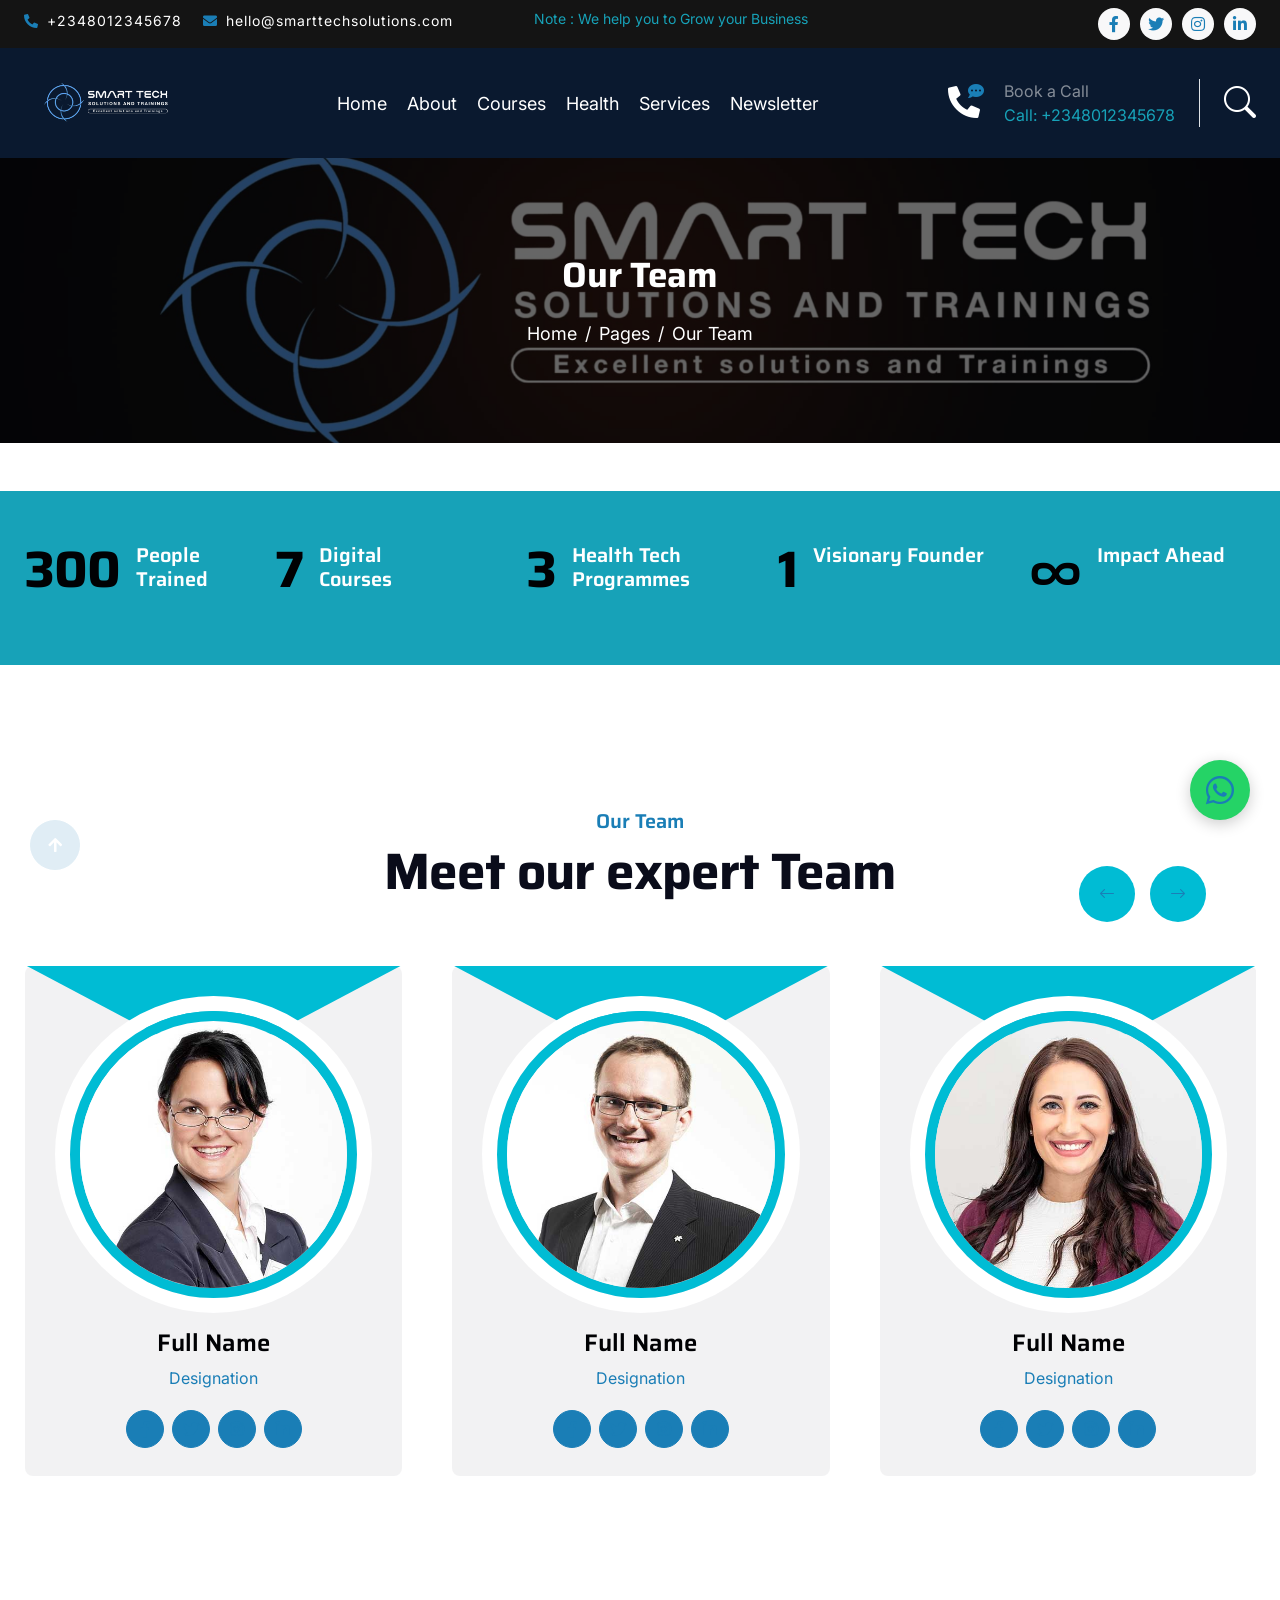
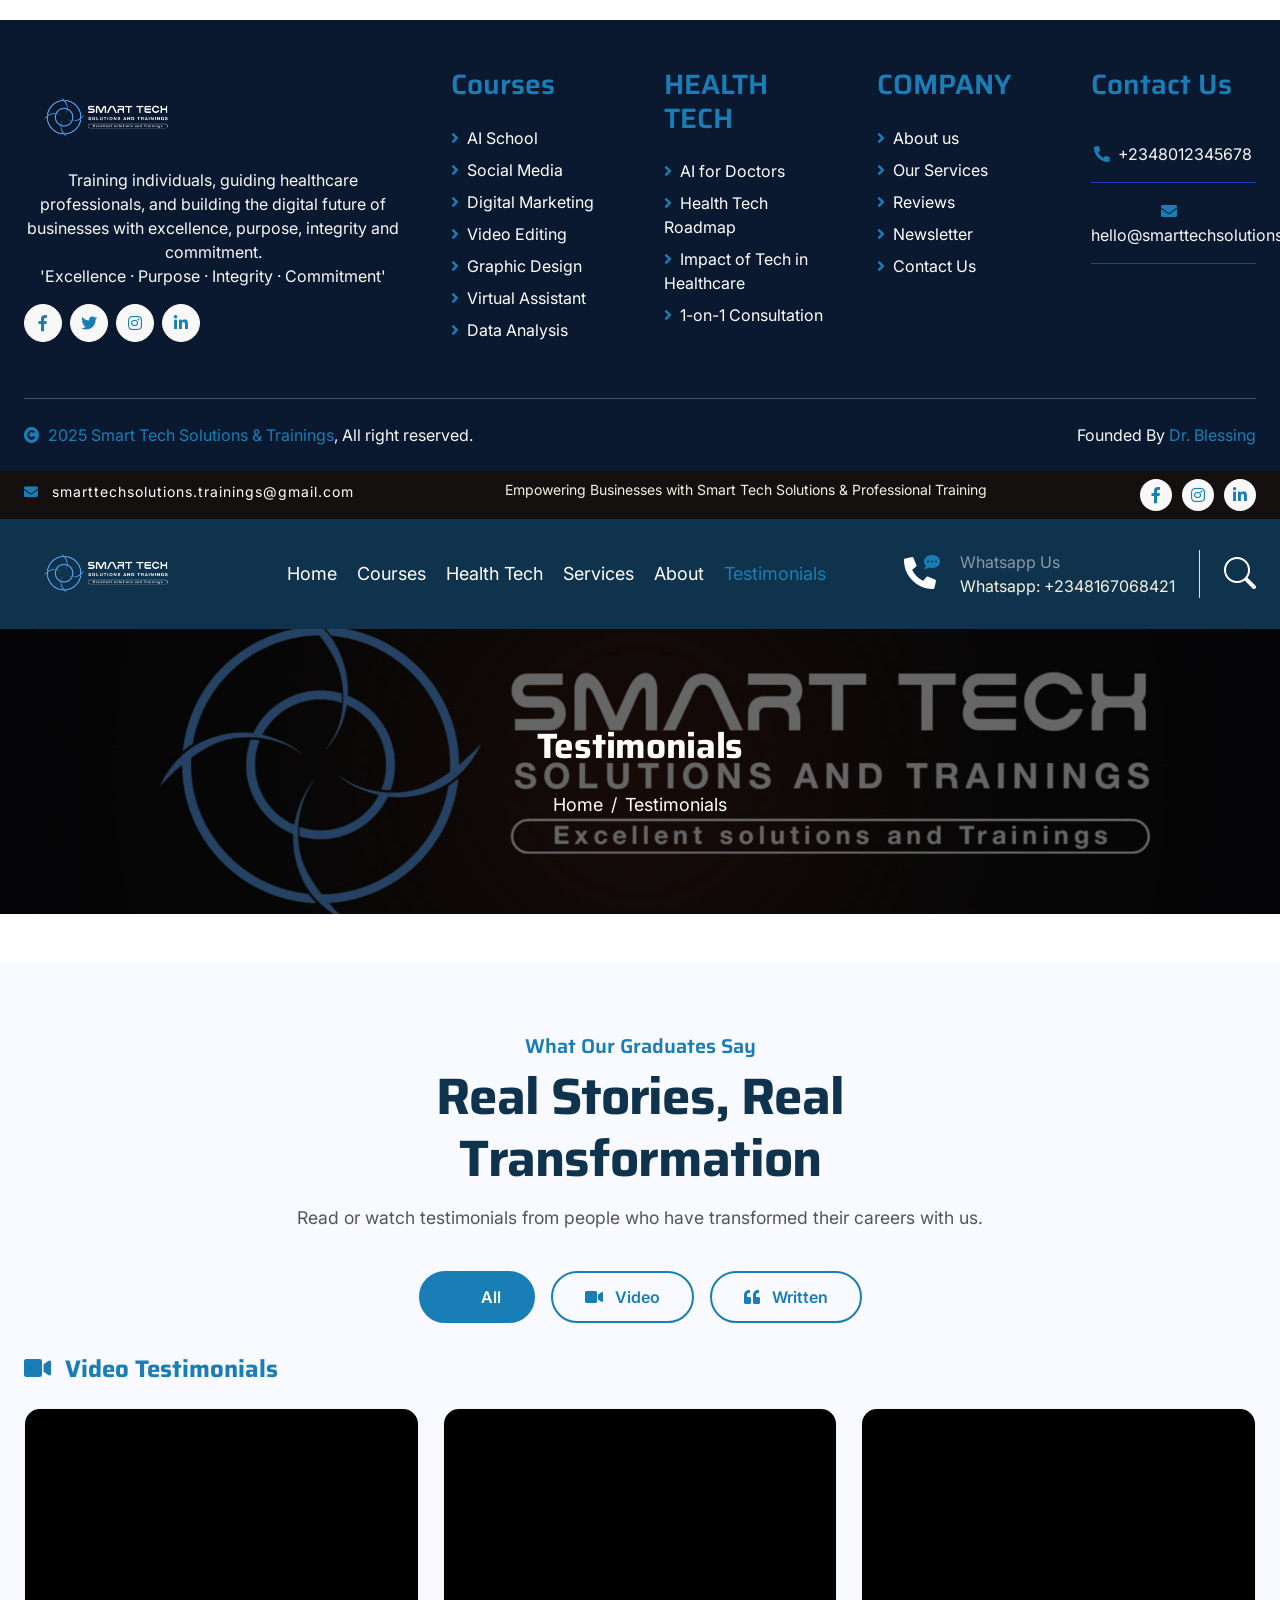
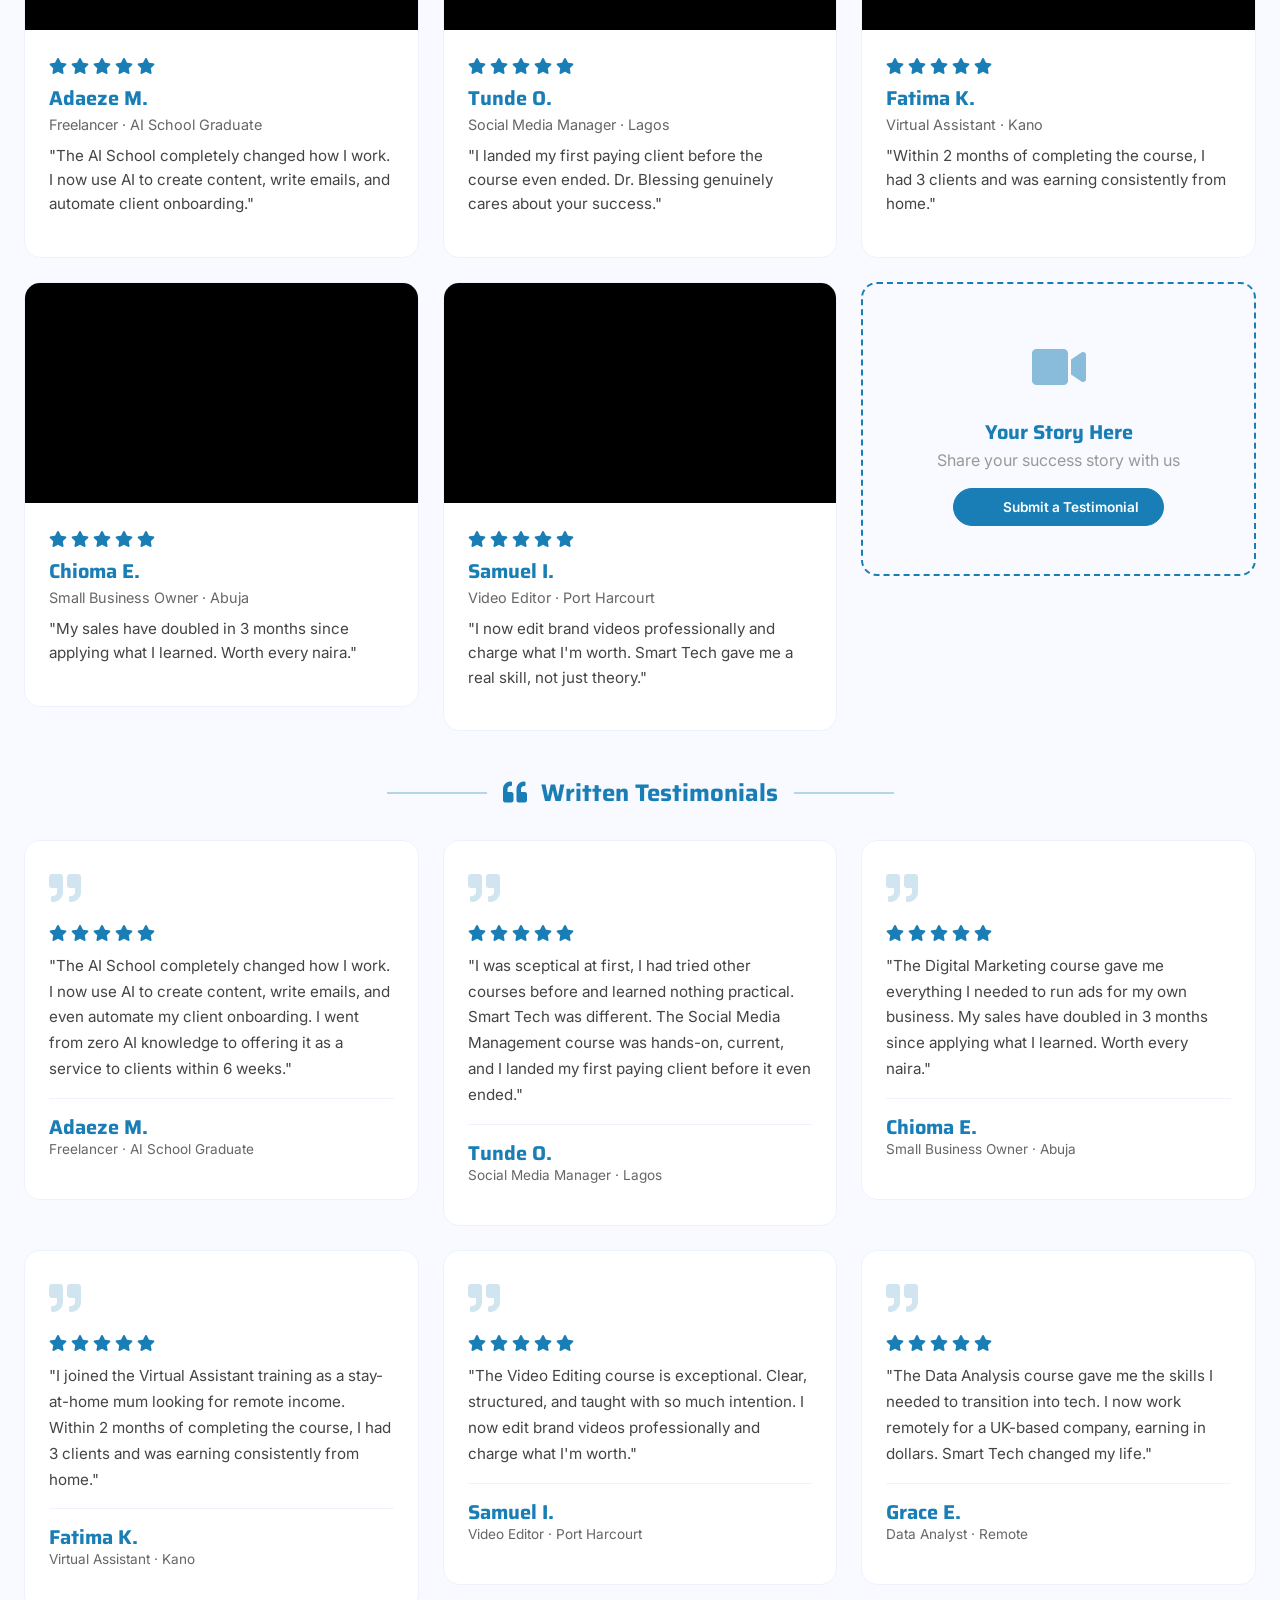
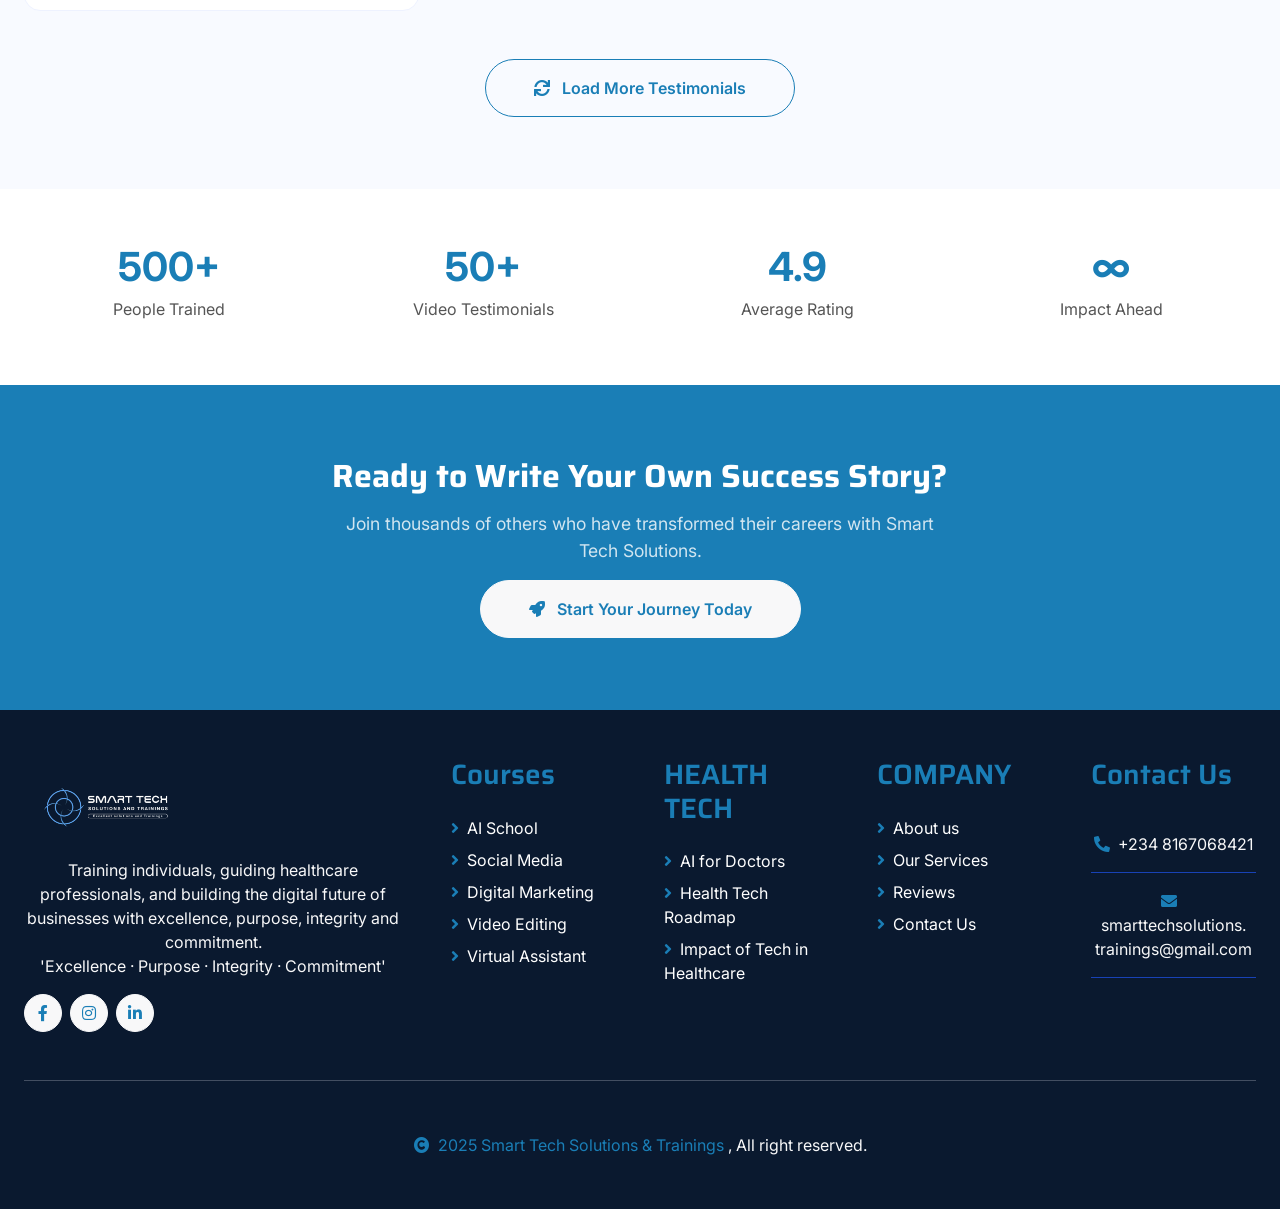
<file: team.html>
<!DOCTYPE html>
<html lang="en">

    <head>
       <meta charset="utf-8">
        <meta name="viewport" content="width=device-width, initial-scale=1.0">
        <title>SmartTech Solutions | Digital Skills & Health Tech Training</title>
        <meta name="description" content="SmartTech Solutions provides digital skills training, health tech consulting, and business digital solutions.">
        <meta name="keywords" content="digital skills training, health tech, AI for doctors, business digital solutions">
        <meta name="author" content="Dr. Blessing - SmartTech Solutions & Trainings">
        <meta name="robots" content="index, follow">

        <!-- Google Web Fonts -->
        <link rel="preconnect" href="https://fonts.googleapis.com">
        <link rel="preconnect" href="https://fonts.gstatic.com" crossorigin>
        <link href="https://fonts.googleapis.com/css2?family=Inter:wght@400;500;600&family=Saira:wght@500;600;700&display=swap" rel="stylesheet"> 

        <!-- Icon Font Stylesheet -->
        <link href="https://cdnjs.cloudflare.com/ajax/libs/font-awesome/5.10.0/css/all.min.css" rel="stylesheet">
        <link href="https://cdn.jsdelivr.net/npm/bootstrap-icons@1.4.1/font/bootstrap-icons.css" rel="stylesheet">

        <!-- Libraries Stylesheet -->
        <link href="lib/animate/animate.min.css" rel="stylesheet">
        <link href="lib/owlcarousel/assets/owl.carousel.min.css" rel="stylesheet">

        <link rel="icon" type="image/png" href="img/image1.png">

        <!-- Customized Bootstrap Stylesheet -->
        <link href="css/bootstrap.min.css" rel="stylesheet">

        <!-- Template Stylesheet -->
        <link href="css/style.css" rel="stylesheet">
    </head>

<body>
   

  

        <!-- Spinner Start -->
        <div id="spinner" class="show position-fixed translate-middle w-100 vh-100 top-50 start-50 d-flex align-items-center justify-content-center">
            <div class="spinner-grow text-primary" role="status"></div>
        </div>
        <!-- Spinner End -->

     
   
        <!-- Topbar Start -->
        <div class="container-fluid  py-2 d-none d-md-flex" style="background-color: #141414 !important;">
            <div class="container">
                <div class="d-flex justify-content-between topbar">
                    <div class="top-info">
                        <small class="me-3 text-white-50"><a href="+2348012345678"><i class="fas fa-phone-alt text-secondary me-2" style="color: #17a2b8"></i></a>+2348012345678</small>
                        <small class="me-3 text-white-50"><a href="hello@smarttechsolutions.com"><i class="fas fa-envelope me-2" style="color: #17a2b8"></i></a>hello@smarttechsolutions.com</small>
                    </div>
                    <div id="note" class="d-none d-xl-flex" style="color: #17a2b8 !important;"><small>Note : We help you to Grow your Business</small></div>
                    <div class="top-link">
                        <a href="" class="bg-light nav-fill btn btn-sm-square rounded-circle"><i class="fab fa-facebook-f" style="color: #17a2b8"></i></a>
                        <a href="" class="bg-light nav-fill btn btn-sm-square rounded-circle"><i class="fab fa-twitter" style="color: #17a2b8"></i></a>
                        <a href="" class="bg-light nav-fill btn btn-sm-square rounded-circle"><i class="fab fa-instagram" style="color: #17a2b8"></i></a>
                        <a href="" class="bg-light nav-fill btn btn-sm-square rounded-circle me-0"><i class="fab fa-linkedin-in" style="color: #17a2b8"></i></a>
                    </div>
                </div>
            </div>
        </div>
        <!-- Topbar End -->

        <!-- Navbar Start -->
        <div class="container-fluid  bg-dark">
            <div class="container">
                <nav class="navbar navbar-dark navbar-expand-lg py-0">
                    <a href="index.html" class="navbar-brand d-flex align-items-center">
                        <img src="img/Pi7_Tool_image1-removebg-preview.png" alt="Company Logo" style="height: 100px; width: auto;" class="me-2">
                    </a>

                    <button type="button" class="navbar-toggler me-0" data-bs-toggle="collapse" data-bs-target="#navbarCollapse">
                        <span class="navbar-toggler-icon"></span>
                    </button>

                    <div class="collapse navbar-collapse bg-transparent" id="navbarCollapse">
                        <div class="navbar-nav ms-auto mx-xl-auto p-0">
                            <a href="index.html" class="nav-item nav-link">Home</a>
                            <a href="about.html" class="nav-item nav-link">About</a>
                            <a href="courses.html" class="nav-item nav-link">Courses</a>
                             <a href="health.html" class="nav-item nav-link">Health</a>
                            <a href="service.html" class="nav-item nav-link">Services</a>
                            <a href="newsletter.html" class="nav-item nav-link">Newsletter</a>
                             <!--<div class="nav-item dropdown">
                                <a href="#" class="nav-link dropdown-toggle" data-bs-toggle="dropdown">Pages</a>
                                <div class="dropdown-menu rounded">
                                    <a href="blog.html" class="dropdown-item">Our Blog</a>
                                    <a href="team.html" class="dropdown-item">Our Team</a>
                                    <a href="testimonial.html" class="dropdown-item">Testimonial</a>
                                    <a href="404.html" class="dropdown-item">404 Page</a>
                                </div>
                            </div>-->
                            <!--<a href="contact.html" class="nav-item nav-link">Contact</a>-->
                        </div>
                    </div>

                    <div class="d-none d-xl-flex flex-shirink-0">
                        <div id="phone-tada" class="d-flex align-items-center justify-content-center me-4">
                            <a href="" class="position-relative animated tada infinite">
                                <i class="fa fa-phone-alt text-white fa-2x"></i>
                                <div class="position-absolute" style="top: -7px; left: 20px;">
                                    <span><i class="fa fa-comment-dots" style="color: #17a2b8"></i></span>
                                </div>
                            </a>
                        </div>
                        <div class="d-flex flex-column pe-4 border-end">
                            <span class="text-white-50">Book a Call</span>
                            <span class="" style="color: #17a2b8">Call: +2348012345678</span>
                        </div>
                        <div class="d-flex align-items-center justify-content-center ms-4 ">
                            <a href="#"><i class="bi bi-search text-white fa-2x"></i> </a>
                        </div>
                    </div>
                </nav>
            </div>
        </div>
        <!-- Navbar End -->


        
        <!-- Page Header Start -->
        <div class="container-fluid page-header py-5">
            <div class="container text-center py-5">
                <h1 class="display-2 text-white mb-4 animated slideInDown">Our Team</h1>
                <nav aria-label="breadcrumb animated slideInDown">
                    <ol class="breadcrumb justify-content-center mb-0">
                        <li class="breadcrumb-item"><a href="#">Home</a></li>
                        <li class="breadcrumb-item"><a href="#">Pages</a></li>
                        <li class="breadcrumb-item" aria-current="page">Our Team</li>
                    </ol>
                </nav>
            </div>
        </div>
        <!-- Page Header End -->


      <!-- Fact Start -->
        <div class="container-fluid py-5" style="background-color: #17a2b8">
                <div class="container">
                <div class="row">
                <div class="col wow fadeIn" data-wow-delay=".1s">
                    <div class="d-flex counter">
                    <h1 class="me-3 text-dark counter-value">300</h1>
                    <h5 class="text-white mt-1">People <br>Trained</h5>
                    </div>
                </div>
                <div class="col wow fadeIn" data-wow-delay=".3s">
                    <div class="d-flex counter">
                    <h1 class="me-3 text-dark counter-value">7</h1>
                    <h5 class="text-white mt-1">Digital <br>Courses</h5>
                    </div>
                </div>
                <div class="col wow fadeIn" data-wow-delay=".5s">
                    <div class="d-flex counter">
                    <h1 class="me-3 text-dark counter-value">3</h1>
                    <h5 class="text-white mt-1">Health Tech <br>Programmes</h5>
                    </div>
                </div>
                <div class="col wow fadeIn" data-wow-delay=".7s">
                    <div class="d-flex counter">
                    <h1 class="me-3 text-dark counter-value">1</h1>
                    <h5 class="text-white mt-1">Visionary Founder</h5>
                    </div>
                </div>
                <div class="col wow fadeIn" data-wow-delay=".7s">
                    <div class="d-flex counter">
                    
                    <h1 class="me-3 text-dark">∞</h1>
                    <h5 class="text-white mt-1">Impact Ahead</h5>
                    </div>
                </div>
                </div>
            </div>
      </div>
        <!-- Fact End -->


        <!-- Team Start -->
        <div class="container-fluid py-5 my-5 team">
            <div class="container py-5">
                <div class="text-center mx-auto pb-5 wow fadeIn" data-wow-delay=".3s" style="max-width: 600px;">
                    <h5 class="text-primary">Our Team</h5>
                    <h1>Meet our expert Team</h1>
                </div>
                <div class="owl-carousel team-carousel wow fadeIn" data-wow-delay=".5s">
                    <div class="rounded team-item">
                        <div class="team-content">
                            <div class="team-img-icon">
                                <div class="team-img rounded-circle">
                                    <img src="img/team-1.jpg" class="img-fluid w-100 rounded-circle" alt="">
                                </div>
                                <div class="team-name text-center py-3">
                                    <h4 class="">Full Name</h4>
                                    <p class="m-0">Designation</p>
                                </div>
                                <div class="team-icon d-flex justify-content-center pb-4">
                                    <a class="btn btn-square btn-secondary text-white rounded-circle m-1" href=""><i class="fab fa-facebook-f"></i></a>
                                    <a class="btn btn-square btn-secondary text-white rounded-circle m-1" href=""><i class="fab fa-twitter"></i></a>
                                    <a class="btn btn-square btn-secondary text-white rounded-circle m-1" href=""><i class="fab fa-instagram"></i></a>
                                    <a class="btn btn-square btn-secondary text-white rounded-circle m-1" href=""><i class="fab fa-linkedin-in"></i></a>
                                </div>
                            </div>
                        </div>
                    </div>
                    <div class="rounded team-item">
                        <div class="team-content">
                            <div class="team-img-icon">
                                <div class="team-img rounded-circle">
                                    <img src="img/team-2.jpg" class="img-fluid w-100 rounded-circle" alt="">
                                </div>
                                <div class="team-name text-center py-3">
                                    <h4 class="">Full Name</h4>
                                    <p class="m-0">Designation</p>
                                </div>
                                <div class="team-icon d-flex justify-content-center pb-4">
                                    <a class="btn btn-square btn-secondary text-white rounded-circle m-1" href=""><i class="fab fa-facebook-f"></i></a>
                                    <a class="btn btn-square btn-secondary text-white rounded-circle m-1" href=""><i class="fab fa-twitter"></i></a>
                                    <a class="btn btn-square btn-secondary text-white rounded-circle m-1" href=""><i class="fab fa-instagram"></i></a>
                                    <a class="btn btn-square btn-secondary text-white rounded-circle m-1" href=""><i class="fab fa-linkedin-in"></i></a>
                                </div>
                            </div>
                        </div>
                    </div>
                    <div class="rounded team-item">
                        <div class="team-content">
                            <div class="team-img-icon">
                                <div class="team-img rounded-circle">
                                    <img src="img/team-3.jpg" class="img-fluid w-100 rounded-circle" alt="">
                                </div>
                                <div class="team-name text-center py-3">
                                    <h4 class="">Full Name</h4>
                                    <p class="m-0">Designation</p>
                                </div>
                                <div class="team-icon d-flex justify-content-center pb-4">
                                    <a class="btn btn-square btn-secondary text-white rounded-circle m-1" href=""><i class="fab fa-facebook-f"></i></a>
                                    <a class="btn btn-square btn-secondary text-white rounded-circle m-1" href=""><i class="fab fa-twitter"></i></a>
                                    <a class="btn btn-square btn-secondary text-white rounded-circle m-1" href=""><i class="fab fa-instagram"></i></a>
                                    <a class="btn btn-square btn-secondary text-white rounded-circle m-1" href=""><i class="fab fa-linkedin-in"></i></a>
                                </div>
                            </div>
                        </div>
                    </div>
                    <div class="rounded team-item">
                        <div class="team-content">
                            <div class="team-img-icon">
                                <div class="team-img rounded-circle">
                                    <img src="img/team-4.jpg" class="img-fluid w-100 rounded-circle" alt="">
                                </div>
                                <div class="team-name text-center py-3">
                                    <h4 class="">Full Name</h4>
                                    <p class="m-0">Designation</p>
                                </div>
                                <div class="team-icon d-flex justify-content-center pb-4">
                                    <a class="btn btn-square btn-secondary text-white rounded-circle m-1" href=""><i class="fab fa-facebook-f"></i></a>
                                    <a class="btn btn-square btn-secondary text-white rounded-circle m-1" href=""><i class="fab fa-twitter"></i></a>
                                    <a class="btn btn-square btn-secondary text-white rounded-circle m-1" href=""><i class="fab fa-instagram"></i></a>
                                    <a class="btn btn-square btn-secondary text-white rounded-circle m-1" href=""><i class="fab fa-linkedin-in"></i></a>
                                </div>
                            </div>
                        </div>
                    </div>
                </div>
            </div>
        </div>
        <!-- Team End -->


        <!-- Footer Start -->
          <div class="container-fluid footer bg-dark wow fadeIn" data-wow-delay=".3s">
            <div class="container pt-5 pb-4">
                <div class="row g-5">
                <!-- Logo & company info - wider on large screens -->
                <div class="col-lg-4 col-md-6">
                    <a href="index.html">
                    <img src="img/Pi7_Tool_image1-removebg-preview.png" alt="Company Logo" style="height: 100px; width: auto;" class="me-2">
                    </a>
                    <p class="mt-0 text-light">
                    Training individuals, guiding healthcare professionals, and building the digital future of businesses with excellence, purpose, integrity and commitment.<br>
                    'Excellence · Purpose · Integrity · Commitment'
                    </p>
                    <div class="d-flex hightech-link">
                    <a href="" class="btn-light nav-fill btn btn-square rounded-circle me-2"><i class="fab fa-facebook-f text-primary"></i></a>
                    <a href="" class="btn-light nav-fill btn btn-square rounded-circle me-2"><i class="fab fa-twitter text-primary"></i></a>
                    <a href="" class="btn-light nav-fill btn btn-square rounded-circle me-2"><i class="fab fa-instagram text-primary"></i></a>
                    <a href="" class="btn-light nav-fill btn btn-square rounded-circle me-0"><i class="fab fa-linkedin-in text-primary"></i></a>
                    </div>
                </div>

                <!-- Courses - reduced width -->
                 <div class="col-lg-2 col-md-6">
                    <a href="#" class="h3 text-secondary">Courses</a>
                    <div class="mt-4 d-flex flex-column short-link">
                    <a href="courses.html" class="mb-2 text-white"><i class="fas fa-angle-right text-secondary me-2"></i>AI School</a>
                    <a href="courses.html" class="mb-2 text-white"><i class="fas fa-angle-right text-secondary me-2"></i>Social Media</a>
                    <a href="courses.html" class="mb-2 text-white"><i class="fas fa-angle-right text-secondary me-2"></i>Digital Marketing</a>
                    <a href="courses.html" class="mb-2 text-white"><i class="fas fa-angle-right text-secondary me-2"></i>Video Editing</a>
                    <a href="courses.html" class="mb-2 text-white"><i class="fas fa-angle-right text-secondary me-2"></i>Graphic Design</a>
                    <a href="courses.html" class="mb-2 text-white"><i class="fas fa-angle-right text-secondary me-2"></i>Virtual Assistant</a>
                    <a href="courses.html" class="mb-2 text-white"><i class="fas fa-angle-right text-secondary me-2"></i>Data Analysis</a>
                    </div>
                </div>

                <!-- Health Tech - reduced width -->
                <div class="col-lg-2 col-md-6">
                    <a href="#" class="h3 text-secondary">HEALTH TECH</a>
                    <div class="mt-4 d-flex flex-column help-link">
                    <a href="health.html" class="mb-2 text-white"><i class="fas fa-angle-right text-secondary me-2"></i>AI for Doctors</a>
                    <a href="health.html" class="mb-2 text-white"><i class="fas fa-angle-right text-secondary me-2"></i>Health Tech Roadmap</a>
                    <a href="health.html" class="mb-2 text-white"><i class="fas fa-angle-right text-secondary me-2"></i>Impact of Tech in Healthcare</a>
                    <a href="health.html" class="mb-2 text-white"><i class="fas fa-angle-right text-secondary me-2"></i>1-on-1 Consultation</a>
                    </div>
                </div>

                <!-- Company - reduced width -->
                <div class="col-lg-2 col-md-6">
                    <a href="#" class="h3 text-secondary">COMPANY</a>
                    <div class="mt-4 d-flex flex-column short-link">
                    <a href="about.html" class="mb-2 text-white"><i class="fas fa-angle-right text-secondary me-2"></i>About us</a>
                    <a href="service.html" class="mb-2 text-white"><i class="fas fa-angle-right text-secondary me-2"></i>Our Services</a>
                    <a href="testimonial.html" class="mb-2 text-white"><i class="fas fa-angle-right text-secondary me-2"></i>Reviews</a>
                    <a href="newsletter.html" class="mb-2 text-white"><i class="fas fa-angle-right text-secondary me-2"></i>Newsletter</a>
                    <a href="contact.html" class="mb-2 text-white"><i class="fas fa-angle-right text-secondary me-2"></i>Contact Us</a>
                    </div>
                </div>

                <!-- Contact Us - reduced width -->
                <div class="col-lg-2 col-md-6">
                    <a href="#" class="h3 text-secondary">Contact Us</a>
                    <div class="text-white mt-4 d-flex flex-column contact-link">
                    <a href="+2348012345678" class="py-3 text-light border-bottom border-primary"><i class="fas fa-phone-alt text-secondary me-2"></i>+2348012345678</a>
                    <a href="hello@smarttechsolutions.com" class="py-3 text-light border-bottom border-primary"><i class="fas fa-envelope text-secondary me-2"></i>hello@smarttechsolutions.com</a>
                    </div>
                </div>
                </div>
                
                <hr class="text-light mt-5 mb-4">
                <div class="row">
                <div class="col-md-6 text-center text-md-start">
                    <span class="text-light"><a href="#" class="text-secondary"><i class="fas fa-copyright text-secondary me-2"></i>2025 Smart Tech Solutions & Trainings</a>, All right reserved.</span>
                </div>
                <div class="col-md-6 text-center text-md-end">
                    <span class="text-light">Founded By <a href="https://htmlcodex.com" class="text-secondary">Dr. Blessing</a></span>
                </div>
            </div>
           </div>
          </div>
     <!-- Footer End -->
     


        <!-- Back to Top -->
        <a href="#" class="btn btn-secondary btn-square rounded-circle back-to-top"><i class="fa fa-arrow-up text-white"></i></a>

        
        <!-- JavaScript Libraries -->
        <script src="https://ajax.googleapis.com/ajax/libs/jquery/3.6.4/jquery.min.js"></script>
        <script src="https://cdn.jsdelivr.net/npm/bootstrap@5.0.0/dist/js/bootstrap.bundle.min.js"></script>
        <script src="lib/wow/wow.min.js"></script>
        <script src="lib/easing/easing.min.js"></script>
        <script src="lib/waypoints/waypoints.min.js"></script>
        <script src="lib/owlcarousel/owl.carousel.min.js"></script>

        <!-- Template Javascript -->
        <script src="js/main.js"></script>
    </body>

</html>



<!DOCTYPE html>
<html lang="en">

<head>
    <meta charset="utf-8">
    <meta name="viewport" content="width=device-width, initial-scale=1.0">
    <title>Testimonials | SmartTech Solutions</title>
    <meta name="description" content="Real stories from our graduates and clients">
    <meta name="robots" content="index, follow">

    <!-- Google Web Fonts -->
    <link rel="preconnect" href="https://fonts.googleapis.com">
    <link rel="preconnect" href="https://fonts.gstatic.com" crossorigin>
    <link href="https://fonts.googleapis.com/css2?family=Inter:wght@400;500;600&family=Saira:wght@500;600;700&display=swap" rel="stylesheet">

    <!-- Icon Font Stylesheet -->
    <link href="https://cdnjs.cloudflare.com/ajax/libs/font-awesome/5.10.0/css/all.min.css" rel="stylesheet">
    <link href="https://cdn.jsdelivr.net/npm/bootstrap-icons@1.4.1/font/bootstrap-icons.css" rel="stylesheet">

    <!-- Libraries Stylesheet -->
    <link href="lib/animate/animate.min.css" rel="stylesheet">
    <link href="lib/owlcarousel/assets/owl.carousel.min.css" rel="stylesheet">

    <link rel="icon" type="image/png" href="img/image1.png">

    <!-- Customized Bootstrap Stylesheet -->
    <link href="css/bootstrap.min.css" rel="stylesheet">

    <!-- Template Stylesheet -->
    <link href="css/style.css" rel="stylesheet">

    <style>
        /* Video Card Styles */
        .video-testimonial-card {
            transition: all 0.3s ease;
            border-radius: 16px;
            overflow: hidden;
            border: 1px solid #eef2ff;
            background: #ffffff;
        }

        .video-testimonial-card:hover {
            transform: translateY(-5px);
            box-shadow: 0 20px 30px -12px rgba(0, 0, 0, 0.12);
            border-color: #1A7EB6;
        }

        .video-wrapper {
            position: relative;
            padding-bottom: 56.25%;
            height: 0;
            overflow: hidden;
            background: #000;
        }

        .video-wrapper iframe {
            position: absolute;
            top: 0;
            left: 0;
            width: 100%;
            height: 100%;
            border: 0;
        }

        .video-testimonial-card .card-body {
            padding: 1.5rem;
        }

        .video-testimonial-card .card-body h5 {
            color: #1A7EB6;
            font-weight: 700;
            margin-bottom: 0.25rem;
        }

        .video-testimonial-card .card-body .role {
            color: #666;
            font-size: 0.9rem;
            margin-bottom: 0.5rem;
        }

        .video-testimonial-card .card-body .review-text {
            color: #444;
            font-size: 0.95rem;
            line-height: 1.6;
            margin-top: 0.5rem;
        }

        .video-testimonial-card .card-body .stars {
            color: #f59e0b;
            margin-bottom: 0.5rem;
        }

        /* Written Testimonial Card */
        .written-testimonial-card {
            transition: all 0.3s ease;
            border-radius: 16px;
            overflow: hidden;
            border: 1px solid #eef2ff;
            background: #ffffff;
        }

        .written-testimonial-card:hover {
            transform: translateY(-5px);
            box-shadow: 0 20px 30px -12px rgba(0, 0, 0, 0.12);
            border-color: #1A7EB6;
        }

        .written-testimonial-card .card-body {
            padding: 1.5rem;
        }

        .written-testimonial-card .card-body .quote-icon {
            color: #1A7EB6;
            font-size: 2rem;
            opacity: 0.2;
            margin-bottom: 0.5rem;
        }

        .written-testimonial-card .card-body .review-text {
            color: #444;
            font-size: 0.95rem;
            line-height: 1.7;
        }

        .written-testimonial-card .card-body .author {
            margin-top: 1rem;
            border-top: 1px solid #eef2ff;
            padding-top: 1rem;
        }

        .written-testimonial-card .card-body .author h5 {
            color: #1A7EB6;
            font-weight: 700;
            margin: 0;
        }

        .written-testimonial-card .card-body .author .role {
            color: #666;
            font-size: 0.85rem;
        }

        /* Section Headers */
        .section-divider {
            display: flex;
            align-items: center;
            justify-content: center;
            gap: 1rem;
            margin: 3rem 0 2rem;
        }

        .section-divider .line {
            flex: 1;
            max-width: 100px;
            height: 2px;
            background: #1A7EB6;
            opacity: 0.3;
        }

        .section-divider h4 {
            color: #1A7EB6;
            font-weight: 700;
            margin: 0;
            white-space: nowrap;
        }

        /* Tab Navigation */
        .testimonial-tabs {
            display: flex;
            justify-content: center;
            gap: 1rem;
            margin-bottom: 2rem;
            flex-wrap: wrap;
        }

        .testimonial-tabs .tab-btn {
            padding: 0.75rem 2rem;
            border-radius: 50px;
            border: 2px solid #1A7EB6;
            background: transparent;
            color: #1A7EB6;
            font-weight: 600;
            cursor: pointer;
            transition: all 0.3s ease;
            font-family: inherit;
        }

        .testimonial-tabs .tab-btn:hover {
            background: #1A7EB6;
            color: white;
        }

        .testimonial-tabs .tab-btn.active {
            background: #1A7EB6;
            color: white;
        }

        .testimonial-tabs .tab-btn i {
            margin-right: 8px;
        }

        .tab-content {
            display: none;
        }

        .tab-content.active {
            display: block;
        }

        /* Admin Button - Hidden by default, show when logged in */
        .admin-actions {
            display: none;
        }

        .admin-actions.show {
            display: block;
        }

        /* Responsive */
        @media (max-width: 768px) {
            .video-testimonial-card .card-body {
                padding: 1rem;
            }

            .video-testimonial-card .card-body h5 {
                font-size: 1.1rem;
            }

            .written-testimonial-card .card-body {
                padding: 1rem;
            }

            .section-divider h4 {
                font-size: 1.1rem;
            }

            .section-divider .line {
                max-width: 40px;
            }

            .testimonial-tabs .tab-btn {
                padding: 0.5rem 1.2rem;
                font-size: 0.9rem;
            }
        }
    </style>
</head>

<body>

    <!-- Spinner Start -->
    <div id="spinner" class="show position-fixed translate-middle w-100 vh-100 top-50 start-50 d-flex align-items-center justify-content-center">
        <div class="spinner-grow text-primary" role="status"></div>
    </div>
    <!-- Spinner End -->

    <!-- Topbar Start -->
    <div class="container-fluid py-2 d-none d-md-flex" style="background-color:#141010 !important;">
        <div class="container">
            <div class="d-flex justify-content-between topbar">
                <div class="top-info">
                    <small class="me-3 text-white-50"><a href="smarttechsolutions.trainings@gmail.com"><i class="fas fa-envelope me-2"></i></a> smarttechsolutions.trainings@gmail.com</small>
                </div>
                <div id="note" class="d-none d-xl-flex"><small>Empowering Businesses with Smart Tech Solutions & Professional Training</small></div>
                <div class="top-link">
                    <a href="https://www.facebook.com/share/1MxezwJJPA/" class="bg-light nav-fill btn btn-sm-square rounded-circle"><i class="fab fa-facebook-f"></i></a>
                    <a href="https://www.instagram.com/smarttech__st?igsh=MTdrZnNtMTl6d2czZg==" class="bg-light nav-fill btn btn-sm-square rounded-circle"><i class="fab fa-instagram"></i></a>
                    <a href="https://www.linkedin.com/company/smart-tech-solutions-and-trainings/" class="bg-light nav-fill btn btn-sm-square rounded-circle me-0"><i class="fab fa-linkedin-in"></i></a>
                </div>
            </div>
        </div>
    </div>
    <!-- Topbar End -->

    <!-- Navbar Start -->
    <div class="container-fluid bg-dark" style="background-color: #10334D !important;">
        <div class="container">
            <nav class="navbar navbar-dark navbar-expand-lg py-0">
                <a href="index.html" class="navbar-brand d-flex align-items-center">
                    <img src="img/Pi7_Tool_image1-removebg-preview.png" alt="Company Logo" style="height: 100px; width: auto;" class="me-2">
                </a>
                <button type="button" class="navbar-toggler me-0" data-bs-toggle="collapse" data-bs-target="#navbarCollapse">
                    <span class="navbar-toggler-icon"></span>
                </button>
                <div class="collapse navbar-collapse bg-transparent" id="navbarCollapse">
                    <div class="navbar-nav ms-auto mx-xl-auto p-0">
                        <a href="index.html" class="nav-item nav-link">Home</a>
                        <a href="courses.html" class="nav-item nav-link">Courses</a>
                        <a href="health.html" class="nav-item nav-link">Health Tech</a>
                        <a href="service.html" class="nav-item nav-link">Services</a>
                        <a href="about.html" class="nav-item nav-link">About</a>
                        <a href="testimonial.html" class="nav-item nav-link active">Testimonials</a>
                    </div>
                </div>
                <div class="d-none d-xl-flex flex-shirink-0">
                    <div id="phone-tada" class="d-flex align-items-center justify-content-center me-4">
                        <a href="" class="position-relative animated tada infinite">
                            <i class="fa fa-phone-alt text-white fa-2x"></i>
                            <div class="position-absolute" style="top: -7px; left: 20px;">
                                <span><i class="fa fa-comment-dots" style="color: #1A7EB6"></i></span>
                            </div>
                        </a>
                    </div>
                    <div class="d-flex flex-column pe-4 border-end">
                        <span class="text-white-50">Whatsapp Us</span>
                        <span class="" style="color: #F4F2E1">Whatsapp: +2348167068421</span>
                    </div>
                    <div class="d-flex align-items-center justify-content-center ms-4">
                        <a href="#"><i class="bi bi-search text-white fa-2x"></i></a>
                    </div>
                </div>
            </nav>
        </div>
    </div>
    <!-- Navbar End -->

    <!-- Page Header Start -->
    <div class="container-fluid page-header py-5">
        <div class="container text-center py-5">
            <h1 class="display-2 text-white mb-4 animated slideInDown">Testimonials</h1>
            <nav aria-label="breadcrumb animated slideInDown">
                <ol class="breadcrumb justify-content-center mb-0">
                    <li class="breadcrumb-item"><a href="index.html">Home</a></li>
                    <li class="breadcrumb-item" aria-current="page">Testimonials</li>
                </ol>
            </nav>
        </div>
    </div>
    <!-- Page Header End -->

    <!-- ====== TESTIMONIALS SECTION ====== -->
    <div class="container-fluid py-5" style="background: #f8faff;">
        <div class="container py-4">

            <!-- Section Header -->
            <div class="text-center mx-auto pb-4 wow fadeIn" data-wow-delay=".3s" style="max-width: 700px;">
                <h5 class="text-primary">What Our Graduates Say</h5>
                <h1 style="font-weight: 700; color: #10334D;">Real Stories, Real Transformation</h1>
                <p style="color: #555; font-size: 1.1rem;">Read or watch testimonials from people who have transformed their careers with us.</p>
            </div>

            <!-- Tab Navigation -->
            <div class="testimonial-tabs wow fadeIn" data-wow-delay=".4s">
                <button class="tab-btn active" data-tab="all">
                    <i class="fas fa-th"></i> All
                </button>
                <button class="tab-btn" data-tab="video">
                    <i class="fas fa-video"></i> Video
                </button>
                <button class="tab-btn" data-tab="written">
                    <i class="fas fa-quote-left"></i> Written
                </button>
            </div>

            <!-- ====== ALL TESTIMONIALS TAB ====== -->
            <div class="tab-content active" id="tab-all">

                <!-- Video Testimonials Row -->
                <h4 class="mb-4" style="color: #1A7EB6; font-weight: 700;">
                    <i class="fas fa-video me-2"></i> Video Testimonials
                </h4>
                <div class="row g-4 mb-5">

                    <!-- Video 1 -->
                    <div class="col-lg-4 col-md-6 wow fadeInUp" data-wow-delay="0.1s">
                        <div class="video-testimonial-card">
                            <div class="video-wrapper">
                                <iframe 
                                    src="https://www.youtube.com/embed/dQw4w9WgXcQ" 
                                    allow="accelerometer; autoplay; clipboard-write; encrypted-media; gyroscope; picture-in-picture"
                                    allowfullscreen>
                                </iframe>
                            </div>
                            <div class="card-body">
                                <div class="stars">
                                    <i class="fas fa-star"></i>
                                    <i class="fas fa-star"></i>
                                    <i class="fas fa-star"></i>
                                    <i class="fas fa-star"></i>
                                    <i class="fas fa-star"></i>
                                </div>
                                <h5>Adaeze M.</h5>
                                <p class="role">Freelancer · AI School Graduate</p>
                                <p class="review-text">"The AI School completely changed how I work. I now use AI to create content, write emails, and automate client onboarding."</p>
                            </div>
                        </div>
                    </div>

                    <!-- Video 2 -->
                    <div class="col-lg-4 col-md-6 wow fadeInUp" data-wow-delay="0.2s">
                        <div class="video-testimonial-card">
                            <div class="video-wrapper">
                                <iframe 
                                    src="https://www.youtube.com/embed/dQw4w9WgXcQ" 
                                    allow="accelerometer; autoplay; clipboard-write; encrypted-media; gyroscope; picture-in-picture"
                                    allowfullscreen>
                                </iframe>
                            </div>
                            <div class="card-body">
                                <div class="stars">
                                    <i class="fas fa-star"></i>
                                    <i class="fas fa-star"></i>
                                    <i class="fas fa-star"></i>
                                    <i class="fas fa-star"></i>
                                    <i class="fas fa-star"></i>
                                </div>
                                <h5>Tunde O.</h5>
                                <p class="role">Social Media Manager · Lagos</p>
                                <p class="review-text">"I landed my first paying client before the course even ended. Dr. Blessing genuinely cares about your success."</p>
                            </div>
                        </div>
                    </div>

                    <!-- Video 3 -->
                    <div class="col-lg-4 col-md-6 wow fadeInUp" data-wow-delay="0.3s">
                        <div class="video-testimonial-card">
                            <div class="video-wrapper">
                                <iframe 
                                    src="https://www.youtube.com/embed/dQw4w9WgXcQ" 
                                    allow="accelerometer; autoplay; clipboard-write; encrypted-media; gyroscope; picture-in-picture"
                                    allowfullscreen>
                                </iframe>
                            </div>
                            <div class="card-body">
                                <div class="stars">
                                    <i class="fas fa-star"></i>
                                    <i class="fas fa-star"></i>
                                    <i class="fas fa-star"></i>
                                    <i class="fas fa-star"></i>
                                    <i class="fas fa-star"></i>
                                </div>
                                <h5>Fatima K.</h5>
                                <p class="role">Virtual Assistant · Kano</p>
                                <p class="review-text">"Within 2 months of completing the course, I had 3 clients and was earning consistently from home."</p>
                            </div>
                        </div>
                    </div>

                    <!-- Video 4 -->
                    <div class="col-lg-4 col-md-6 wow fadeInUp" data-wow-delay="0.4s">
                        <div class="video-testimonial-card">
                            <div class="video-wrapper">
                                <iframe 
                                    src="https://www.youtube.com/embed/dQw4w9WgXcQ" 
                                    allow="accelerometer; autoplay; clipboard-write; encrypted-media; gyroscope; picture-in-picture"
                                    allowfullscreen>
                                </iframe>
                            </div>
                            <div class="card-body">
                                <div class="stars">
                                    <i class="fas fa-star"></i>
                                    <i class="fas fa-star"></i>
                                    <i class="fas fa-star"></i>
                                    <i class="fas fa-star"></i>
                                    <i class="fas fa-star"></i>
                                </div>
                                <h5>Chioma E.</h5>
                                <p class="role">Small Business Owner · Abuja</p>
                                <p class="review-text">"My sales have doubled in 3 months since applying what I learned. Worth every naira."</p>
                            </div>
                        </div>
                    </div>

                    <!-- Video 5 -->
                    <div class="col-lg-4 col-md-6 wow fadeInUp" data-wow-delay="0.5s">
                        <div class="video-testimonial-card">
                            <div class="video-wrapper">
                                <iframe 
                                    src="https://www.youtube.com/embed/dQw4w9WgXcQ" 
                                    allow="accelerometer; autoplay; clipboard-write; encrypted-media; gyroscope; picture-in-picture"
                                    allowfullscreen>
                                </iframe>
                            </div>
                            <div class="card-body">
                                <div class="stars">
                                    <i class="fas fa-star"></i>
                                    <i class="fas fa-star"></i>
                                    <i class="fas fa-star"></i>
                                    <i class="fas fa-star"></i>
                                    <i class="fas fa-star"></i>
                                </div>
                                <h5>Samuel I.</h5>
                                <p class="role">Video Editor · Port Harcourt</p>
                                <p class="review-text">"I now edit brand videos professionally and charge what I'm worth. Smart Tech gave me a real skill, not just theory."</p>
                            </div>
                        </div>
                    </div>

                    <!-- Video 6 - Submit Your Own -->
                    <div class="col-lg-4 col-md-6 wow fadeInUp" data-wow-delay="0.6s">
                        <div class="video-testimonial-card" style="border: 2px dashed #1A7EB6; background: #f8faff;">
                            <div class="card-body text-center" style="padding: 3rem 1.5rem;">
                                <div style="font-size: 3rem; margin-bottom: 1rem;">
                                    <i class="fas fa-video" style="color: #1A7EB6; opacity: 0.5;"></i>
                                </div>
                                <h5 style="color: #1A7EB6;">Your Story Here</h5>
                                <p style="color: #999;">Share your success story with us</p>
                                <a href="#" class="btn btn-primary rounded-pill px-4 py-2" style="background: #1A7EB6; border-color: #1A7EB6; font-size: 0.85rem;">
                                    <i class="fas fa-plus-circle me-2"></i> Submit a Testimonial
                                </a>
                            </div>
                        </div>
                    </div>
                </div>

                <!-- Section Divider -->
                <div class="section-divider wow fadeIn" data-wow-delay=".3s">
                    <span class="line"></span>
                    <h4><i class="fas fa-quote-left me-2"></i> Written Testimonials</h4>
                    <span class="line"></span>
                </div>

                <!-- Written Testimonials Row -->
                <div class="row g-4">

                    <!-- Written 1 -->
                    <div class="col-lg-4 col-md-6 wow fadeInUp" data-wow-delay="0.1s">
                        <div class="written-testimonial-card">
                            <div class="card-body">
                                <div class="quote-icon">
                                    <i class="fas fa-quote-right"></i>
                                </div>
                                <div class="stars" style="color: #f59e0b; margin-bottom: 0.5rem;">
                                    <i class="fas fa-star"></i>
                                    <i class="fas fa-star"></i>
                                    <i class="fas fa-star"></i>
                                    <i class="fas fa-star"></i>
                                    <i class="fas fa-star"></i>
                                </div>
                                <p class="review-text">"The AI School completely changed how I work. I now use AI to create content, write emails, and even automate my client onboarding. I went from zero AI knowledge to offering it as a service to clients within 6 weeks."</p>
                                <div class="author">
                                    <h5>Adaeze M.</h5>
                                    <p class="role">Freelancer · AI School Graduate</p>
                                </div>
                            </div>
                        </div>
                    </div>

                    <!-- Written 2 -->
                    <div class="col-lg-4 col-md-6 wow fadeInUp" data-wow-delay="0.2s">
                        <div class="written-testimonial-card">
                            <div class="card-body">
                                <div class="quote-icon">
                                    <i class="fas fa-quote-right"></i>
                                </div>
                                <div class="stars" style="color: #f59e0b; margin-bottom: 0.5rem;">
                                    <i class="fas fa-star"></i>
                                    <i class="fas fa-star"></i>
                                    <i class="fas fa-star"></i>
                                    <i class="fas fa-star"></i>
                                    <i class="fas fa-star"></i>
                                </div>
                                <p class="review-text">"I was sceptical at first, I had tried other courses before and learned nothing practical. Smart Tech was different. The Social Media Management course was hands-on, current, and I landed my first paying client before it even ended."</p>
                                <div class="author">
                                    <h5>Tunde O.</h5>
                                    <p class="role">Social Media Manager · Lagos</p>
                                </div>
                            </div>
                        </div>
                    </div>

                    <!-- Written 3 -->
                    <div class="col-lg-4 col-md-6 wow fadeInUp" data-wow-delay="0.3s">
                        <div class="written-testimonial-card">
                            <div class="card-body">
                                <div class="quote-icon">
                                    <i class="fas fa-quote-right"></i>
                                </div>
                                <div class="stars" style="color: #f59e0b; margin-bottom: 0.5rem;">
                                    <i class="fas fa-star"></i>
                                    <i class="fas fa-star"></i>
                                    <i class="fas fa-star"></i>
                                    <i class="fas fa-star"></i>
                                    <i class="fas fa-star"></i>
                                </div>
                                <p class="review-text">"The Digital Marketing course gave me everything I needed to run ads for my own business. My sales have doubled in 3 months since applying what I learned. Worth every naira."</p>
                                <div class="author">
                                    <h5>Chioma E.</h5>
                                    <p class="role">Small Business Owner · Abuja</p>
                                </div>
                            </div>
                        </div>
                    </div>

                    <!-- Written 4 -->
                    <div class="col-lg-4 col-md-6 wow fadeInUp" data-wow-delay="0.4s">
                        <div class="written-testimonial-card">
                            <div class="card-body">
                                <div class="quote-icon">
                                    <i class="fas fa-quote-right"></i>
                                </div>
                                <div class="stars" style="color: #f59e0b; margin-bottom: 0.5rem;">
                                    <i class="fas fa-star"></i>
                                    <i class="fas fa-star"></i>
                                    <i class="fas fa-star"></i>
                                    <i class="fas fa-star"></i>
                                    <i class="fas fa-star"></i>
                                </div>
                                <p class="review-text">"I joined the Virtual Assistant training as a stay-at-home mum looking for remote income. Within 2 months of completing the course, I had 3 clients and was earning consistently from home."</p>
                                <div class="author">
                                    <h5>Fatima K.</h5>
                                    <p class="role">Virtual Assistant · Kano</p>
                                </div>
                            </div>
                        </div>
                    </div>

                    <!-- Written 5 -->
                    <div class="col-lg-4 col-md-6 wow fadeInUp" data-wow-delay="0.5s">
                        <div class="written-testimonial-card">
                            <div class="card-body">
                                <div class="quote-icon">
                                    <i class="fas fa-quote-right"></i>
                                </div>
                                <div class="stars" style="color: #f59e0b; margin-bottom: 0.5rem;">
                                    <i class="fas fa-star"></i>
                                    <i class="fas fa-star"></i>
                                    <i class="fas fa-star"></i>
                                    <i class="fas fa-star"></i>
                                    <i class="fas fa-star"></i>
                                </div>
                                <p class="review-text">"The Video Editing course is exceptional. Clear, structured, and taught with so much intention. I now edit brand videos professionally and charge what I'm worth."</p>
                                <div class="author">
                                    <h5>Samuel I.</h5>
                                    <p class="role">Video Editor · Port Harcourt</p>
                                </div>
                            </div>
                        </div>
                    </div>

                    <!-- Written 6 -->
                    <div class="col-lg-4 col-md-6 wow fadeInUp" data-wow-delay="0.6s">
                        <div class="written-testimonial-card">
                            <div class="card-body">
                                <div class="quote-icon">
                                    <i class="fas fa-quote-right"></i>
                                </div>
                                <div class="stars" style="color: #f59e0b; margin-bottom: 0.5rem;">
                                    <i class="fas fa-star"></i>
                                    <i class="fas fa-star"></i>
                                    <i class="fas fa-star"></i>
                                    <i class="fas fa-star"></i>
                                    <i class="fas fa-star"></i>
                                </div>
                                <p class="review-text">"The Data Analysis course gave me the skills I needed to transition into tech. I now work remotely for a UK-based company, earning in dollars. Smart Tech changed my life."</p>
                                <div class="author">
                                    <h5>Grace E.</h5>
                                    <p class="role">Data Analyst · Remote</p>
                                </div>
                            </div>
                        </div>
                    </div>

                </div>
            </div>
            <!-- ====== END ALL TAB ====== -->

            <!-- ====== VIDEO TAB ====== -->
            <div class="tab-content" id="tab-video">
                <div class="row g-4">
                    <!-- Video 1 -->
                    <div class="col-lg-4 col-md-6 wow fadeInUp" data-wow-delay="0.1s">
                        <div class="video-testimonial-card">
                            <div class="video-wrapper">
                                <iframe 
                                    src="https://www.youtube.com/embed/dQw4w9WgXcQ" 
                                    allow="accelerometer; autoplay; clipboard-write; encrypted-media; gyroscope; picture-in-picture"
                                    allowfullscreen>
                                </iframe>
                            </div>
                            <div class="card-body">
                                <div class="stars">
                                    <i class="fas fa-star"></i>
                                    <i class="fas fa-star"></i>
                                    <i class="fas fa-star"></i>
                                    <i class="fas fa-star"></i>
                                    <i class="fas fa-star"></i>
                                </div>
                                <h5>Adaeze M.</h5>
                                <p class="role">Freelancer · AI School Graduate</p>
                                <p class="review-text">"The AI School completely changed how I work. I now use AI to create content, write emails, and automate client onboarding."</p>
                            </div>
                        </div>
                    </div>
                    <!-- Video 2 -->
                    <div class="col-lg-4 col-md-6 wow fadeInUp" data-wow-delay="0.2s">
                        <div class="video-testimonial-card">
                            <div class="video-wrapper">
                                <iframe 
                                    src="https://www.youtube.com/embed/dQw4w9WgXcQ" 
                                    allow="accelerometer; autoplay; clipboard-write; encrypted-media; gyroscope; picture-in-picture"
                                    allowfullscreen>
                                </iframe>
                            </div>
                            <div class="card-body">
                                <div class="stars">
                                    <i class="fas fa-star"></i>
                                    <i class="fas fa-star"></i>
                                    <i class="fas fa-star"></i>
                                    <i class="fas fa-star"></i>
                                    <i class="fas fa-star"></i>
                                </div>
                                <h5>Tunde O.</h5>
                                <p class="role">Social Media Manager · Lagos</p>
                                <p class="review-text">"I landed my first paying client before the course even ended."</p>
                            </div>
                        </div>
                    </div>
                    <!-- Video 3 -->
                    <div class="col-lg-4 col-md-6 wow fadeInUp" data-wow-delay="0.3s">
                        <div class="video-testimonial-card">
                            <div class="video-wrapper">
                                <iframe 
                                    src="https://www.youtube.com/embed/dQw4w9WgXcQ" 
                                    allow="accelerometer; autoplay; clipboard-write; encrypted-media; gyroscope; picture-in-picture"
                                    allowfullscreen>
                                </iframe>
                            </div>
                            <div class="card-body">
                                <div class="stars">
                                    <i class="fas fa-star"></i>
                                    <i class="fas fa-star"></i>
                                    <i class="fas fa-star"></i>
                                    <i class="fas fa-star"></i>
                                    <i class="fas fa-star"></i>
                                </div>
                                <h5>Fatima K.</h5>
                                <p class="role">Virtual Assistant · Kano</p>
                                <p class="review-text">"Within 2 months of completing the course, I had 3 clients and was earning consistently from home."</p>
                            </div>
                        </div>
                    </div>
                    <!-- Video 4 -->
                    <div class="col-lg-4 col-md-6 wow fadeInUp" data-wow-delay="0.4s">
                        <div class="video-testimonial-card">
                            <div class="video-wrapper">
                                <iframe 
                                    src="https://www.youtube.com/embed/dQw4w9WgXcQ" 
                                    allow="accelerometer; autoplay; clipboard-write; encrypted-media; gyroscope; picture-in-picture"
                                    allowfullscreen>
                                </iframe>
                            </div>
                            <div class="card-body">
                                <div class="stars">
                                    <i class="fas fa-star"></i>
                                    <i class="fas fa-star"></i>
                                    <i class="fas fa-star"></i>
                                    <i class="fas fa-star"></i>
                                    <i class="fas fa-star"></i>
                                </div>
                                <h5>Chioma E.</h5>
                                <p class="role">Small Business Owner · Abuja</p>
                                <p class="review-text">"My sales have doubled in 3 months since applying what I learned."</p>
                            </div>
                        </div>
                    </div>
                    <!-- Video 5 -->
                    <div class="col-lg-4 col-md-6 wow fadeInUp" data-wow-delay="0.5s">
                        <div class="video-testimonial-card">
                            <div class="video-wrapper">
                                <iframe 
                                    src="https://www.youtube.com/embed/dQw4w9WgXcQ" 
                                    allow="accelerometer; autoplay; clipboard-write; encrypted-media; gyroscope; picture-in-picture"
                                    allowfullscreen>
                                </iframe>
                            </div>
                            <div class="card-body">
                                <div class="stars">
                                    <i class="fas fa-star"></i>
                                    <i class="fas fa-star"></i>
                                    <i class="fas fa-star"></i>
                                    <i class="fas fa-star"></i>
                                    <i class="fas fa-star"></i>
                                </div>
                                <h5>Samuel I.</h5>
                                <p class="role">Video Editor · Port Harcourt</p>
                                <p class="review-text">"I now edit brand videos professionally and charge what I'm worth."</p>
                            </div>
                        </div>
                    </div>
                    <!-- Video 6 - Submit -->
                    <div class="col-lg-4 col-md-6 wow fadeInUp" data-wow-delay="0.6s">
                        <div class="video-testimonial-card" style="border: 2px dashed #1A7EB6; background: #f8faff;">
                            <div class="card-body text-center" style="padding: 3rem 1.5rem;">
                                <div style="font-size: 3rem; margin-bottom: 1rem;">
                                    <i class="fas fa-video" style="color: #1A7EB6; opacity: 0.5;"></i>
                                </div>
                                <h5 style="color: #1A7EB6;">Your Story Here</h5>
                                <p style="color: #999;">Share your success story with us</p>
                                <a href="#" class="btn btn-primary rounded-pill px-4 py-2" style="background: #1A7EB6; border-color: #1A7EB6; font-size: 0.85rem;">
                                    <i class="fas fa-plus-circle me-2"></i> Submit a Testimonial
                                </a>
                            </div>
                        </div>
                    </div>
                </div>
            </div>
            <!-- ====== END VIDEO TAB ====== -->

            <!-- ====== WRITTEN TAB ====== -->
            <div class="tab-content" id="tab-written">
                <div class="row g-4">
                    <!-- Written 1 -->
                    <div class="col-lg-4 col-md-6 wow fadeInUp" data-wow-delay="0.1s">
                        <div class="written-testimonial-card">
                            <div class="card-body">
                                <div class="quote-icon">
                                    <i class="fas fa-quote-right"></i>
                                </div>
                                <div class="stars" style="color: #f59e0b; margin-bottom: 0.5rem;">
                                    <i class="fas fa-star"></i>
                                    <i class="fas fa-star"></i>
                                    <i class="fas fa-star"></i>
                                    <i class="fas fa-star"></i>
                                    <i class="fas fa-star"></i>
                                </div>
                                <p class="review-text">"The AI School completely changed how I work. I now use AI to create content, write emails, and even automate my client onboarding. I went from zero AI knowledge to offering it as a service to clients within 6 weeks."</p>
                                <div class="author">
                                    <h5>Adaeze M.</h5>
                                    <p class="role">Freelancer · AI School Graduate</p>
                                </div>
                            </div>
                        </div>
                    </div>
                    <!-- Written 2 -->
                    <div class="col-lg-4 col-md-6 wow fadeInUp" data-wow-delay="0.2s">
                        <div class="written-testimonial-card">
                            <div class="card-body">
                                <div class="quote-icon">
                                    <i class="fas fa-quote-right"></i>
                                </div>
                                <div class="stars" style="color: #f59e0b; margin-bottom: 0.5rem;">
                                    <i class="fas fa-star"></i>
                                    <i class="fas fa-star"></i>
                                    <i class="fas fa-star"></i>
                                    <i class="fas fa-star"></i>
                                    <i class="fas fa-star"></i>
                                </div>
                                <p class="review-text">"I was sceptical at first, I had tried other courses before and learned nothing practical. Smart Tech was different. The Social Media Management course was hands-on, current, and I landed my first paying client before it even ended."</p>
                                <div class="author">
                                    <h5>Tunde O.</h5>
                                    <p class="role">Social Media Manager · Lagos</p>
                                </div>
                            </div>
                        </div>
                    </div>
                    <!-- Written 3 -->
                    <div class="col-lg-4 col-md-6 wow fadeInUp" data-wow-delay="0.3s">
                        <div class="written-testimonial-card">
                            <div class="card-body">
                                <div class="quote-icon">
                                    <i class="fas fa-quote-right"></i>
                                </div>
                                <div class="stars" style="color: #f59e0b; margin-bottom: 0.5rem;">
                                    <i class="fas fa-star"></i>
                                    <i class="fas fa-star"></i>
                                    <i class="fas fa-star"></i>
                                    <i class="fas fa-star"></i>
                                    <i class="fas fa-star"></i>
                                </div>
                                <p class="review-text">"The Digital Marketing course gave me everything I needed to run ads for my own business. My sales have doubled in 3 months since applying what I learned. Worth every naira."</p>
                                <div class="author">
                                    <h5>Chioma E.</h5>
                                    <p class="role">Small Business Owner · Abuja</p>
                                </div>
                            </div>
                        </div>
                    </div>
                    <!-- Written 4 -->
                    <div class="col-lg-4 col-md-6 wow fadeInUp" data-wow-delay="0.4s">
                        <div class="written-testimonial-card">
                            <div class="card-body">
                                <div class="quote-icon">
                                    <i class="fas fa-quote-right"></i>
                                </div>
                                <div class="stars" style="color: #f59e0b; margin-bottom: 0.5rem;">
                                    <i class="fas fa-star"></i>
                                    <i class="fas fa-star"></i>
                                    <i class="fas fa-star"></i>
                                    <i class="fas fa-star"></i>
                                    <i class="fas fa-star"></i>
                                </div>
                                <p class="review-text">"I joined the Virtual Assistant training as a stay-at-home mum looking for remote income. Within 2 months of completing the course, I had 3 clients and was earning consistently from home."</p>
                                <div class="author">
                                    <h5>Fatima K.</h5>
                                    <p class="role">Virtual Assistant · Kano</p>
                                </div>
                            </div>
                        </div>
                    </div>
                    <!-- Written 5 -->
                    <div class="col-lg-4 col-md-6 wow fadeInUp" data-wow-delay="0.5s">
                        <div class="written-testimonial-card">
                            <div class="card-body">
                                <div class="quote-icon">
                                    <i class="fas fa-quote-right"></i>
                                </div>
                                <div class="stars" style="color: #f59e0b; margin-bottom: 0.5rem;">
                                    <i class="fas fa-star"></i>
                                    <i class="fas fa-star"></i>
                                    <i class="fas fa-star"></i>
                                    <i class="fas fa-star"></i>
                                    <i class="fas fa-star"></i>
                                </div>
                                <p class="review-text">"The Video Editing course is exceptional. Clear, structured, and taught with so much intention. I now edit brand videos professionally and charge what I'm worth."</p>
                                <div class="author">
                                    <h5>Samuel I.</h5>
                                    <p class="role">Video Editor · Port Harcourt</p>
                                </div>
                            </div>
                        </div>
                    </div>
                    <!-- Written 6 -->
                    <div class="col-lg-4 col-md-6 wow fadeInUp" data-wow-delay="0.6s">
                        <div class="written-testimonial-card">
                            <div class="card-body">
                                <div class="quote-icon">
                                    <i class="fas fa-quote-right"></i>
                                </div>
                                <div class="stars" style="color: #f59e0b; margin-bottom: 0.5rem;">
                                    <i class="fas fa-star"></i>
                                    <i class="fas fa-star"></i>
                                    <i class="fas fa-star"></i>
                                    <i class="fas fa-star"></i>
                                    <i class="fas fa-star"></i>
                                </div>
                                <p class="review-text">"The Data Analysis course gave me the skills I needed to transition into tech. I now work remotely for a UK-based company, earning in dollars. Smart Tech changed my life."</p>
                                <div class="author">
                                    <h5>Grace E.</h5>
                                    <p class="role">Data Analyst · Remote</p>
                                </div>
                            </div>
                        </div>
                    </div>
                </div>
            </div>
            <!-- ====== END WRITTEN TAB ====== -->

            <!-- Load More Button -->
            <div class="text-center mt-5 wow fadeInUp" data-wow-delay="0.7s">
                <a href="#" class="btn btn-outline-primary rounded-pill px-5 py-3" style="border-color: #1A7EB6; color: #1A7EB6; font-weight: 600;">
                    <i class="fas fa-sync me-2"></i> Load More Testimonials
                </a>
            </div>

        </div>
    </div>
    <!-- ====== END TESTIMONIALS SECTION ====== -->

    <!-- ====== STATS SECTION ====== -->
    <div class="container-fluid py-5" style="background: #ffffff;">
        <div class="container">
            <div class="row g-4 text-center">
                <div class="col-lg-3 col-md-6 wow fadeInUp" data-wow-delay="0.1s">
                    <div style="font-size: 2.5rem; color: #1A7EB6; font-weight: 700;">500+</div>
                    <p style="color: #555;">People Trained</p>
                </div>
                <div class="col-lg-3 col-md-6 wow fadeInUp" data-wow-delay="0.2s">
                    <div style="font-size: 2.5rem; color: #1A7EB6; font-weight: 700;">50+</div>
                    <p style="color: #555;">Video Testimonials</p>
                </div>
                <div class="col-lg-3 col-md-6 wow fadeInUp" data-wow-delay="0.3s">
                    <div style="font-size: 2.5rem; color: #1A7EB6; font-weight: 700;">4.9</div>
                    <p style="color: #555;">Average Rating</p>
                </div>
                <div class="col-lg-3 col-md-6 wow fadeInUp" data-wow-delay="0.4s">
                    <div style="font-size: 2.5rem; color: #1A7EB6; font-weight: 700;">∞</div>
                    <p style="color: #555;">Impact Ahead</p>
                </div>
            </div>
        </div>
    </div>
    <!-- ====== END STATS ====== -->

    <!-- CTA Section -->
    <div class="container-fluid py-5" style="background: #1A7EB6;">
        <div class="container text-center py-4">
            <h2 style="color: #ffffff; font-weight: 700;">Ready to Write Your Own Success Story?</h2>
            <p style="color: rgba(255,255,255,0.8); font-size: 1.1rem; max-width: 600px; margin: 1rem auto;">Join thousands of others who have transformed their careers with Smart Tech Solutions.</p>
            <a href="courses.html" class="btn btn-light rounded-pill px-5 py-3" style="font-weight: 600; color: #1A7EB6;">
                <i class="fas fa-rocket me-2"></i> Start Your Journey Today
            </a>
        </div>
    </div>
    <!-- End CTA -->

    <!-- Footer Start -->
    <div class="container-fluid footer bg-dark wow fadeIn" data-wow-delay=".3s">
        <div class="container pt-5 pb-4">
            <div class="row g-5">
                <div class="col-lg-4 col-md-6">
                    <a href="index.html">
                        <img src="img/Pi7_Tool_image1-removebg-preview.png" alt="Company Logo" style="height: 100px; width: auto;" class="me-2">
                    </a>
                    <p class="mt-0 text-light">
                        Training individuals, guiding healthcare professionals, and building the digital future of businesses with excellence, purpose, integrity and commitment.<br>
                        'Excellence · Purpose · Integrity · Commitment'
                    </p>
                    <div class="d-flex hightech-link">
                        <a href="https://www.facebook.com/share/1MxezwJJPA/" class="btn-light nav-fill btn btn-square rounded-circle me-2"><i class="fab fa-facebook-f"></i></a>
                        <a href="https://www.instagram.com/smarttech__st?igsh=MTdrZnNtMTl6d2czZg==" class="btn-light nav-fill btn btn-square rounded-circle me-2"><i class="fab fa-instagram"></i></a>
                        <a href="https://www.linkedin.com/company/smart-tech-solutions-and-trainings/" class="btn-light nav-fill btn btn-square rounded-circle me-0"><i class="fab fa-linkedin-in"></i></a>
                    </div>
                </div>
                <div class="col-lg-2 col-md-6">
                    <a href="courses.html" class="h3">Courses</a>
                    <div class="mt-4 d-flex flex-column short-link">
                        <a href="courses.html" class="mb-2 text-white"><i class="fas fa-angle-right me-2"></i>AI School</a>
                        <a href="courses.html" class="mb-2 text-white"><i class="fas fa-angle-right me-2"></i>Social Media</a>
                        <a href="courses.html" class="mb-2 text-white"><i class="fas fa-angle-right me-2"></i>Digital Marketing</a>
                        <a href="courses.html" class="mb-2 text-white"><i class="fas fa-angle-right me-2"></i>Video Editing</a>
                        <a href="courses.html" class="mb-2 text-white"><i class="fas fa-angle-right me-2"></i>Virtual Assistant</a>
                    </div>
                </div>
                <div class="col-lg-2 col-md-6">
                    <a href="health.html" class="h3">HEALTH TECH</a>
                    <div class="mt-4 d-flex flex-column help-link">
                        <a href="health.html" class="mb-2 text-white"><i class="fas fa-angle-right text-secondary me-2"></i>AI for Doctors</a>
                        <a href="health.html" class="mb-2 text-white"><i class="fas fa-angle-right text-secondary me-2"></i>Health Tech Roadmap</a>
                        <a href="health.html" class="mb-2 text-white"><i class="fas fa-angle-right text-secondary me-2"></i>Impact of Tech in Healthcare</a>
                    </div>
                </div>
                <div class="col-lg-2 col-md-6">
                    <a href="#" class="h3">COMPANY</a>
                    <div class="mt-4 d-flex flex-column short-link">
                        <a href="about.html" class="mb-2 text-white"><i class="fas fa-angle-right text-secondary me-2"></i>About us</a>
                        <a href="service.html" class="mb-2 text-white"><i class="fas fa-angle-right text-secondary me-2"></i>Our Services</a>
                        <a href="testimonial.html" class="mb-2 text-white"><i class="fas fa-angle-right text-secondary me-2"></i>Reviews</a>
                        <a href="contact.html" class="mb-2 text-white"><i class="fas fa-angle-right text-secondary me-2"></i>Contact Us</a>
                    </div>
                </div>
                <div class="col-lg-2 col-md-6">
                    <a href="#" class="h3">Contact Us</a>
                    <div class="text-white mt-4 d-flex flex-column contact-link">
                        <a href="+2348167068421" class="py-3 text-light border-bottom border-primary"><i class="fas fa-phone-alt text-secondary me-2"></i>+234 8167068421</a>
                        <a href="smarttechsolutions.trainings@gmail.com" class="py-3 text-light border-bottom border-primary"><i class="fas fa-envelope text-secondary me-2"></i>smarttechsolutions.<br>trainings@gmail.com</a>
                    </div>
                </div>
            </div>
            <hr class="text-light mt-5 mb-4">
            <div class="row justify-content-center align-items-center" style="min-height: 80px;">
                <div class="col-md-12 text-center">
                    <span class="text-light">
                        <a href="#" class="text-secondary" style="color: #1A7EB6 !important">
                            <i class="fas fa-copyright me-2" style="color: #1A7EB6"></i>2025 Smart Tech Solutions &amp; Trainings
                        </a>, All right reserved.
                    </span>
                </div>
            </div>
        </div>
    </div>
    <!-- Footer End -->

    <!-- Back to Top -->
    <a href="#" class="btn-square rounded-circle back-to-top" style="background-color: #1A7EB6"><i class="fa fa-arrow-up text-white"></i></a>

    <!-- JavaScript Libraries -->
    <script src="https://ajax.googleapis.com/ajax/libs/jquery/3.6.4/jquery.min.js"></script>
    <script src="https://cdn.jsdelivr.net/npm/bootstrap@5.0.0/dist/js/bootstrap.bundle.min.js"></script>
    <script src="lib/wow/wow.min.js"></script>
    <script src="lib/easing/easing.min.js"></script>
    <script src="lib/waypoints/waypoints.min.js"></script>
    <script src="lib/owlcarousel/owl.carousel.min.js"></script>

    <!-- Template Javascript -->
    <script src="js/main.js"></script>

    <!-- Tab Functionality -->
    <script>
        // Tab switching
        document.addEventListener('DOMContentLoaded', function() {
            const tabs = document.querySelectorAll('.tab-btn');
            const contents = {
                all: document.getElementById('tab-all'),
                video: document.getElementById('tab-video'),
                written: document.getElementById('tab-written')
            };

            tabs.forEach(tab => {
                tab.addEventListener('click', function() {
                    // Remove active class from all tabs
                    tabs.forEach(t => t.classList.remove('active'));
                    this.classList.add('active');

                    // Hide all tab contents
                    Object.values(contents).forEach(content => {
                        content.classList.remove('active');
                    });

                    // Show selected tab content
                    const tabId = this.getAttribute('data-tab');
                    if (contents[tabId]) {
                        contents[tabId].classList.add('active');
                    }
                });
            });
        });
    </script>

    <!-- WhatsApp Floating Button -->
    <a href="https://wa.me/2348167068421?text=Hello%21%20I%27m%20interested%20in%20your%20courses.%20Please%20help%20me%20with%20more%20information." 
        class="whatsapp-float" 
        target="_blank" 
        rel="noopener noreferrer">
        <i class="fab fa-whatsapp"></i>
    </a>

</body>
</html>
</file>
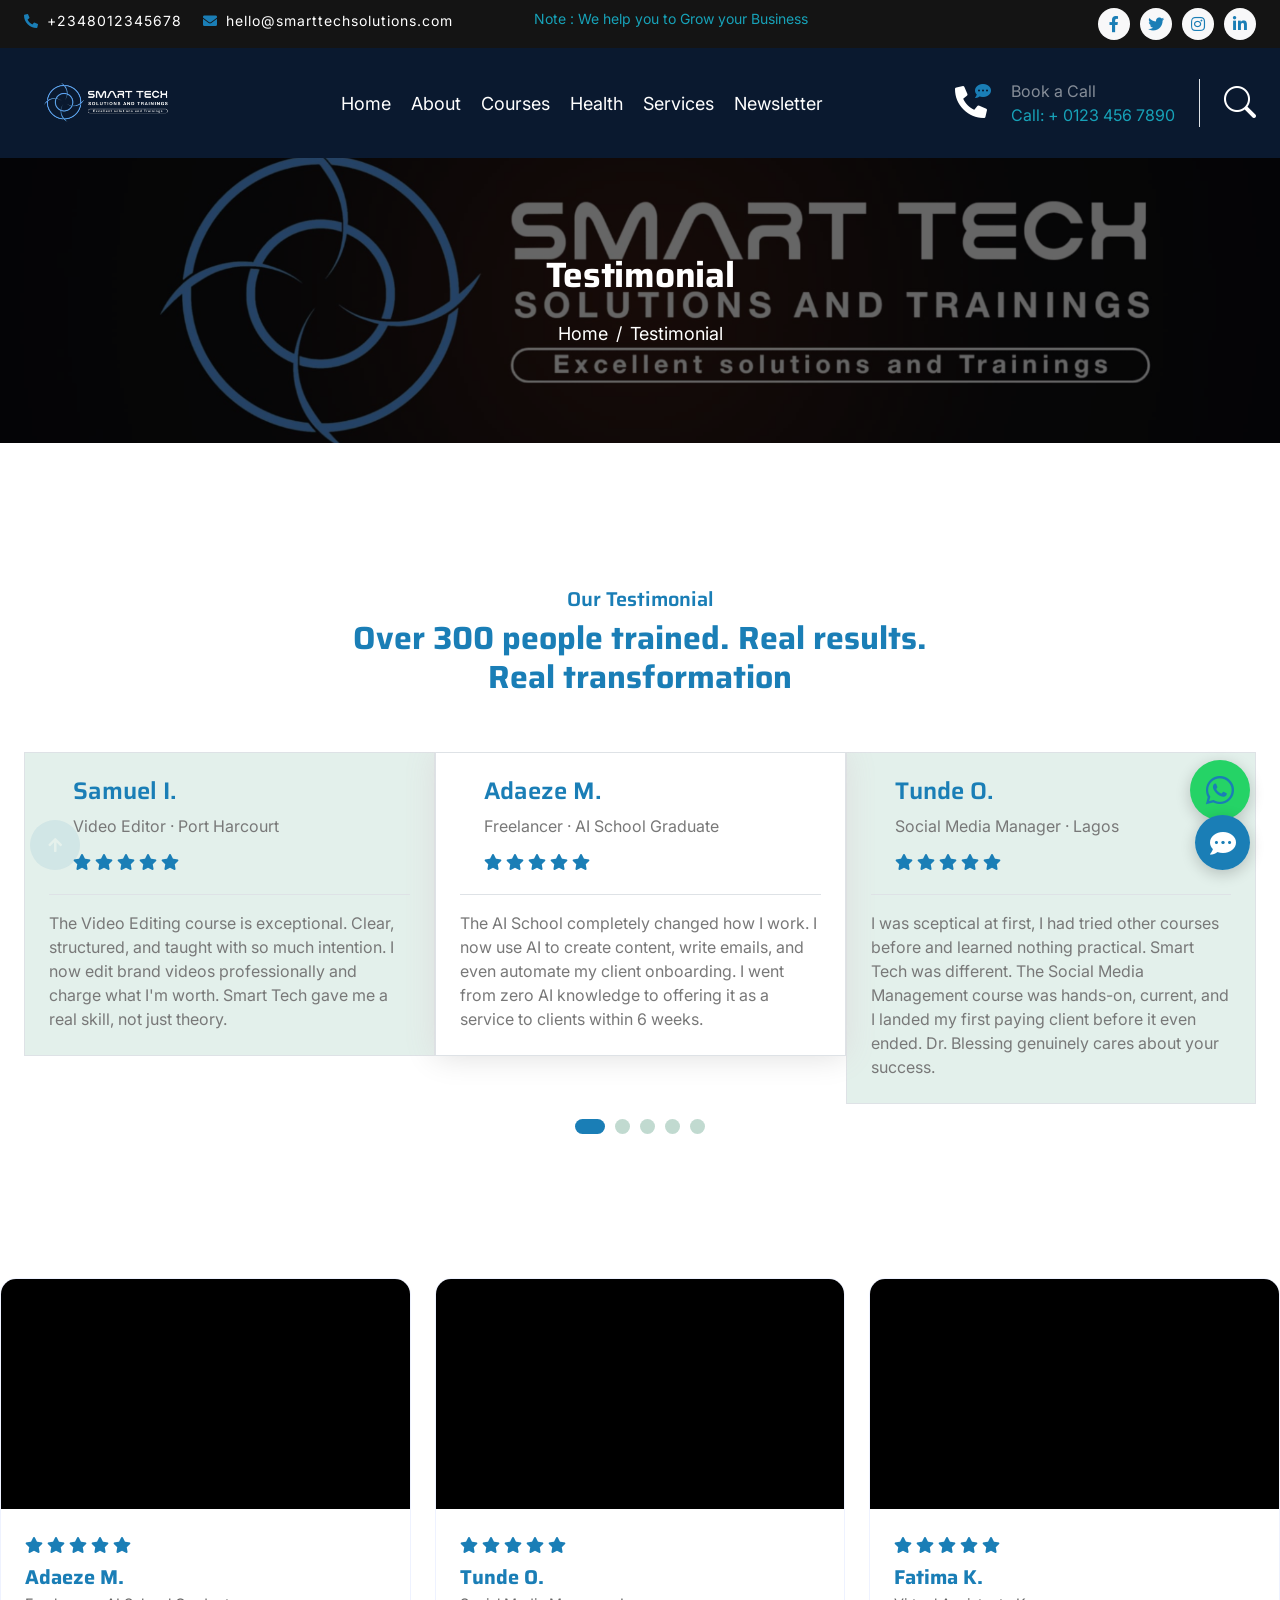
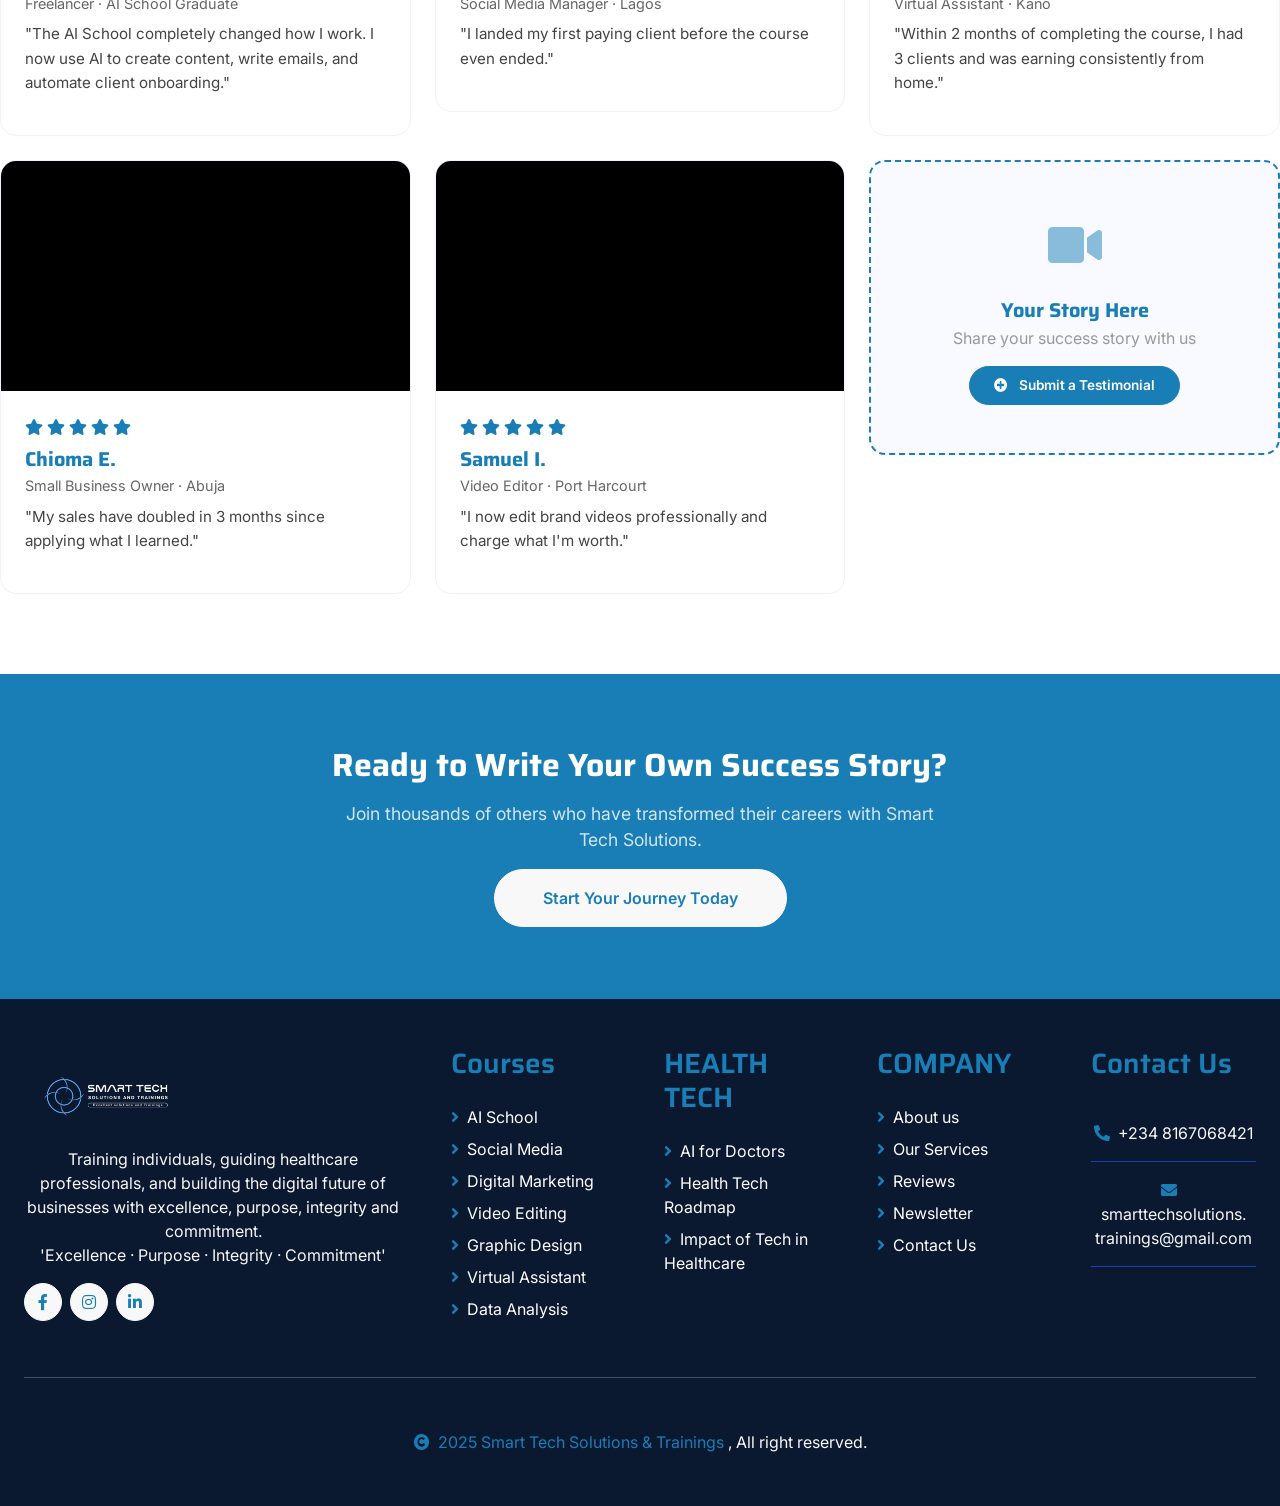
<file: testimonial.html>
<!DOCTYPE html>
<html lang="en">

    <head>
        <meta charset="utf-8">
        <meta name="viewport" content="width=device-width, initial-scale=1.0">
        <title>SmartTech Solutions | Digital Skills & Health Tech Training</title>
        <meta name="description" content="SmartTech Solutions provides digital skills training, health tech consulting, and business digital solutions.">
        <meta name="keywords" content="digital skills training, health tech, AI for doctors, business digital solutions">
        <meta name="author" content="Dr. Blessing - SmartTech Solutions & Trainings">
        <meta name="robots" content="index, follow">

        <!-- Google Web Fonts -->
        <link rel="preconnect" href="https://fonts.googleapis.com">
        <link rel="preconnect" href="https://fonts.gstatic.com" crossorigin>
        <link href="https://fonts.googleapis.com/css2?family=Inter:wght@400;500;600&family=Saira:wght@500;600;700&display=swap" rel="stylesheet"> 

        <!-- Icon Font Stylesheet -->
        <link href="https://cdnjs.cloudflare.com/ajax/libs/font-awesome/5.10.0/css/all.min.css" rel="stylesheet">
        <link href="https://cdn.jsdelivr.net/npm/bootstrap-icons@1.4.1/font/bootstrap-icons.css" rel="stylesheet">

        <!-- Libraries Stylesheet -->
        <link href="lib/animate/animate.min.css" rel="stylesheet">
        <link href="lib/owlcarousel/assets/owl.carousel.min.css" rel="stylesheet">

        <link rel="icon" type="image/png" href="img/image1.png">

        <!-- Customized Bootstrap Stylesheet -->
        <link href="css/bootstrap.min.css" rel="stylesheet">

        <!-- Template Stylesheet -->
        <link href="css/style.css" rel="stylesheet">
    </head>

    <body>
        <!-- Spinner Start -->
        <div id="spinner" class="show position-fixed translate-middle w-100 vh-100 top-50 start-50 d-flex align-items-center justify-content-center">
            <div class="spinner-grow text-primary" role="status"></div>
        </div>
        <!-- Spinner End -->

     
   
         <!-- Topbar Start -->
        <div class="container-fluid  py-2 d-none d-md-flex" style="background-color: #141414 !important;">
            <div class="container">
                <div class="d-flex justify-content-between topbar">
                    <div class="top-info">
                        <small class="me-3 text-white-50"><a href="+2348012345678"><i class="fas fa-phone-alt text-secondary me-2" style="color: #17a2b8"></i></a>+2348012345678</small>
                        <small class="me-3 text-white-50"><a href="hello@smarttechsolutions.com"><i class="fas fa-envelope me-2" style="color: #17a2b8"></i></a>hello@smarttechsolutions.com</small>
                    </div>
                    <div id="note" class="d-none d-xl-flex" style="color: #17a2b8 !important;"><small>Note : We help you to Grow your Business</small></div>
                    <div class="top-link">
                        <a href="" class="bg-light nav-fill btn btn-sm-square rounded-circle"><i class="fab fa-facebook-f" style="color: #17a2b8"></i></a>
                        <a href="" class="bg-light nav-fill btn btn-sm-square rounded-circle"><i class="fab fa-twitter" style="color: #17a2b8"></i></a>
                        <a href="" class="bg-light nav-fill btn btn-sm-square rounded-circle"><i class="fab fa-instagram" style="color: #17a2b8"></i></a>
                        <a href="" class="bg-light nav-fill btn btn-sm-square rounded-circle me-0"><i class="fab fa-linkedin-in" style="color: #17a2b8"></i></a>
                    </div>
                </div>
            </div>
        </div>
        <!-- Topbar End -->

        <!-- Navbar Start -->
        <div class="container-fluid  bg-dark">
            <div class="container">
                <nav class="navbar navbar-dark navbar-expand-lg py-0">
                    <a href="index.html" class="navbar-brand d-flex align-items-center">
                        <img src="img/Pi7_Tool_image1-removebg-preview.png" alt="Company Logo" style="height: 100px; width: auto;" class="me-2">
                    </a>

                    <button type="button" class="navbar-toggler me-0" data-bs-toggle="collapse" data-bs-target="#navbarCollapse">
                        <span class="navbar-toggler-icon"></span>
                    </button>

                    <div class="collapse navbar-collapse bg-transparent" id="navbarCollapse">
                        <div class="navbar-nav ms-auto mx-xl-auto p-0">
                            <a href="index.html" class="nav-item nav-link">Home</a>
                            <a href="about.html" class="nav-item nav-link">About</a>
                            <a href="courses.html" class="nav-item nav-link">Courses</a>
                             <a href="health.html" class="nav-item nav-link">Health</a>
                            <a href="service.html" class="nav-item nav-link">Services</a>
                            <a href="newsletter.html" class="nav-item nav-link">Newsletter</a>
                             <!--<div class="nav-item dropdown">
                                <a href="#" class="nav-link dropdown-toggle" data-bs-toggle="dropdown">Pages</a>
                                <div class="dropdown-menu rounded">
                                    <a href="blog.html" class="dropdown-item">Our Blog</a>
                                    <a href="team.html" class="dropdown-item">Our Team</a>
                                    <a href="testimonial.html" class="dropdown-item">Testimonial</a>
                                    <a href="404.html" class="dropdown-item">404 Page</a>
                                </div>
                            </div>-->
                            <!--<a href="contact.html" class="nav-item nav-link">Contact</a>-->
                        </div>
                    </div>

                    <div class="d-none d-xl-flex flex-shirink-0">
                        <div id="phone-tada" class="d-flex align-items-center justify-content-center me-4">
                            <a href="" class="position-relative animated tada infinite">
                                <i class="fa fa-phone-alt text-white fa-2x"></i>
                                <div class="position-absolute" style="top: -7px; left: 20px;">
                                    <span><i class="fa fa-comment-dots" style="color: #17a2b8"></i></span>
                                </div>
                            </a>
                        </div>
                        <div class="d-flex flex-column pe-4 border-end">
                            <span class="text-white-50">Book a Call</span>
                            <span class="" style="color: #17a2b8">Call: + 0123 456 7890</span>
                        </div>
                        <div class="d-flex align-items-center justify-content-center ms-4 ">
                            <a href="#"><i class="bi bi-search text-white fa-2x"></i> </a>
                        </div>
                    </div>
                </nav>
            </div>
        </div>
        <!-- Navbar End -->

        
        <!-- Page Header Start -->
        <div class="container-fluid page-header py-5">
            <div class="container text-center py-5">
                <h1 class="display-2 text-white mb-4 animated slideInDown">Testimonial</h1>
                <nav aria-label="breadcrumb animated slideInDown">
                    <ol class="breadcrumb justify-content-center mb-0">
                        <li class="breadcrumb-item"><a href="index.html">Home</a></li>
                        <!--<li class="breadcrumb-item"><a href="#">Pages</a></li>-->
                        <li class="breadcrumb-item" aria-current="page">Testimonial</li>
                    </ol>
                </nav>
            </div>
        </div>
        <!-- Page Header End -->




        <!-- Testimonial Start -->

        <!--Written testimonial-->
            <div class="container testimonial py-5 my-5">
                    <div class="container py-5">
                    <div class="text-center mx-auto pb-5 wow fadeIn" data-wow-delay=".3s" style="max-width: 600px;">
                        <h5 class="text-primary">Our Testimonial</h5>
                        <h3>Over 300 people trained. Real results. Real transformation</h3>
                    </div>
                <div class="owl-carousel testimonial-carousel wow fadeIn" data-wow-delay=".5s">

                    <!-- Testimonial 1 -->
                    <div class="testimonial-item border p-4">
                        <div class="d-flex align-items-center">
                            
                                <div class="ms-4">
                                    <h4 class="text-secondary">Adaeze M.</h4>
                                    <p class="m-0 pb-3">Freelancer · AI School Graduate</p>
                                    <div class="d-flex pe-5">
                                        <i class="fas fa-star me-1 text-primary"></i>
                                        <i class="fas fa-star me-1 text-primary"></i>
                                        <i class="fas fa-star me-1 text-primary"></i>
                                        <i class="fas fa-star me-1 text-primary"></i>
                                        <i class="fas fa-star me-1 text-primary"></i>
                                    </div>
                                </div>
                            </div>
                            <div class="border-top mt-4 pt-3">
                                <p class="mb-0">The AI School completely changed how I work.
                                    
                                    I now use AI to create content, write emails, 
                                    and even automate my client onboarding. 
                                    I went from zero AI knowledge to offering it as a service to clients within 6 weeks.</p>
                            </div>
                        </div>

                    <!-- Testimonial 2 -->
                    <div class="testimonial-item border p-4">
                        <div class="d-flex align-items-center">
                        
                            <div class="ms-4">
                                <h4 class="text-secondary">Tunde O.</h4>
                                <p class="m-0 pb-3">Social Media Manager · Lagos</p>
                                <div class="d-flex pe-5">
                                    <i class="fas fa-star me-1 text-primary"></i>
                                    <i class="fas fa-star me-1 text-primary"></i>
                                    <i class="fas fa-star me-1 text-primary"></i>
                                    <i class="fas fa-star me-1 text-primary"></i>
                                    <i class="fas fa-star me-1 text-primary"></i>
                                </div>
                            </div>
                        </div>
                        <div class="border-top mt-4 pt-3">
                            <p class="mb-0">I was sceptical at first, 
                                I had tried other courses before and learned nothing practical. Smart Tech was different. 
                                The Social Media Management course was hands-on, current, and 
                                I landed my first paying client before it even ended. 
                                Dr. Blessing genuinely cares about your success.</p>
                        </div>
                    </div>

                    <!-- Testimonial 3 -->
                    <div class="testimonial-item border p-4">
                        <div class="d-flex align-items-center">
                            
                            <div class="ms-4">
                                <h4 class="text-secondary">Chioma E.</h4>
                                <p class="m-0 pb-3">Small Business Owner · Abuja</p>
                                <div class="d-flex pe-5">
                                    <i class="fas fa-star me-1 text-primary"></i>
                                    <i class="fas fa-star me-1 text-primary"></i>
                                    <i class="fas fa-star me-1 text-primary"></i>
                                    <i class="fas fa-star me-1 text-primary"></i>
                                    <i class="fas fa-star me-1 text-primary"></i>
                                </div>
                            </div>
                        </div>
                        <div class="border-top mt-4 pt-3">
                            <p class="mb-0">The Digital Marketing course gave me everything 
                                I needed to run ads for my own business.
                                My sales have doubled in 3 months since applying what I learned. Worth every naira.</p>
                        </div>
                    </div>

                    <!-- Testimonial 4 -->
                    <div class="testimonial-item border p-4">
                        <div class="d-flex align-items-center">
                            
                            <div class="ms-4">
                                <h4 class="text-secondary">Fatima K.</h4>
                                <p class="m-0 pb-3">Virtual Assistant · Kano</p>
                                <div class="d-flex pe-5">
                                    <i class="fas fa-star me-1 text-primary"></i>
                                    <i class="fas fa-star me-1 text-primary"></i>
                                    <i class="fas fa-star me-1 text-primary"></i>
                                    <i class="fas fa-star me-1 text-primary"></i>
                                    <i class="fas fa-star me-1 text-primary"></i>
                                </div>
                            </div>
                        </div>
                        <div class="border-top mt-4 pt-3">
                            <p class="mb-0">I joined the Virtual Assistant training as a stay-at-home mum 
                                looking for remote income. Within 2 months of completing the course 
                                I had 3 clients and was earning consistently from home. 
                                Smart Tech didn't just teach me skills, they changed my life.</p>
                        </div>
                    </div>

                    <!-- Testimonial 5 -->
                    <div class="testimonial-item border p-4">
                        <div class="d-flex align-items-center">
                            
                            <div class="ms-4">
                                <h4 class="text-secondary">Samuel I. </h4>
                                <p class="m-0 pb-3">Video Editor · Port Harcourt</p>
                                <div class="d-flex pe-5">
                                    <i class="fas fa-star me-1 text-primary"></i>
                                    <i class="fas fa-star me-1 text-primary"></i>
                                    <i class="fas fa-star me-1 text-primary"></i>
                                    <i class="fas fa-star me-1 text-primary"></i>
                                    <i class="fas fa-star me-1 text-primary"></i>
                                </div>
                            </div>
                        </div>
                        <div class="border-top mt-4 pt-3">
                            <p class="mb-0">The Video
                                Editing course is exceptional. Clear, structured, and taught with
                                so much intention. I now edit brand videos professionally and
                                charge what I'm worth. Smart Tech gave me a real skill, not just
                                theory.
                            </p>
                        </div>
                    </div>

                </div>
                </div>
            </div>
        <!--Written testimonial end-->

       <!-- ====== VIDEO TAB ====== -->
            <div class="tab-content" id="tab-video">
                <div class="row g-4">
                    <!-- Video 1 -->
                    <div class="col-lg-4 col-md-6 wow fadeInUp" data-wow-delay="0.1s">
                        <div class="video-testimonial-card">
                            <div class="video-wrapper">
                                <iframe 
                                    src="https://www.youtube.com/embed/dQw4w9WgXcQ" 
                                    allow="accelerometer; autoplay; clipboard-write; encrypted-media; gyroscope; picture-in-picture"
                                    allowfullscreen>
                                </iframe>
                            </div>
                            <div class="card-body">
                                <div class="stars">
                                    <i class="fas fa-star"></i>
                                    <i class="fas fa-star"></i>
                                    <i class="fas fa-star"></i>
                                    <i class="fas fa-star"></i>
                                    <i class="fas fa-star"></i>
                                </div>
                                <h5>Adaeze M.</h5>
                                <p class="role">Freelancer · AI School Graduate</p>
                                <p class="review-text">"The AI School completely changed how I work. I now use AI to create content, write emails, and automate client onboarding."</p>
                            </div>
                        </div>
                    </div>
                    <!-- Video 2 -->
                    <div class="col-lg-4 col-md-6 wow fadeInUp" data-wow-delay="0.2s">
                        <div class="video-testimonial-card">
                            <div class="video-wrapper">
                                <iframe 
                                    src="https://www.youtube.com/embed/dQw4w9WgXcQ" 
                                    allow="accelerometer; autoplay; clipboard-write; encrypted-media; gyroscope; picture-in-picture"
                                    allowfullscreen>
                                </iframe>
                            </div>
                            <div class="card-body">
                                <div class="stars">
                                    <i class="fas fa-star"></i>
                                    <i class="fas fa-star"></i>
                                    <i class="fas fa-star"></i>
                                    <i class="fas fa-star"></i>
                                    <i class="fas fa-star"></i>
                                </div>
                                <h5>Tunde O.</h5>
                                <p class="role">Social Media Manager · Lagos</p>
                                <p class="review-text">"I landed my first paying client before the course even ended."</p>
                            </div>
                        </div>
                    </div>
                    <!-- Video 3 -->
                    <div class="col-lg-4 col-md-6 wow fadeInUp" data-wow-delay="0.3s">
                        <div class="video-testimonial-card">
                            <div class="video-wrapper">
                                <iframe 
                                    src="https://www.youtube.com/embed/dQw4w9WgXcQ" 
                                    allow="accelerometer; autoplay; clipboard-write; encrypted-media; gyroscope; picture-in-picture"
                                    allowfullscreen>
                                </iframe>
                            </div>
                            <div class="card-body">
                                <div class="stars">
                                    <i class="fas fa-star"></i>
                                    <i class="fas fa-star"></i>
                                    <i class="fas fa-star"></i>
                                    <i class="fas fa-star"></i>
                                    <i class="fas fa-star"></i>
                                </div>
                                <h5>Fatima K.</h5>
                                <p class="role">Virtual Assistant · Kano</p>
                                <p class="review-text">"Within 2 months of completing the course, I had 3 clients and was earning consistently from home."</p>
                            </div>
                        </div>
                    </div>
                    <!-- Video 4 -->
                    <div class="col-lg-4 col-md-6 wow fadeInUp" data-wow-delay="0.4s">
                        <div class="video-testimonial-card">
                            <div class="video-wrapper">
                                <iframe 
                                    src="https://www.youtube.com/embed/dQw4w9WgXcQ" 
                                    allow="accelerometer; autoplay; clipboard-write; encrypted-media; gyroscope; picture-in-picture"
                                    allowfullscreen>
                                </iframe>
                            </div>
                            <div class="card-body">
                                <div class="stars">
                                    <i class="fas fa-star"></i>
                                    <i class="fas fa-star"></i>
                                    <i class="fas fa-star"></i>
                                    <i class="fas fa-star"></i>
                                    <i class="fas fa-star"></i>
                                </div>
                                <h5>Chioma E.</h5>
                                <p class="role">Small Business Owner · Abuja</p>
                                <p class="review-text">"My sales have doubled in 3 months since applying what I learned."</p>
                            </div>
                        </div>
                    </div>
                    <!-- Video 5 -->
                    <div class="col-lg-4 col-md-6 wow fadeInUp" data-wow-delay="0.5s">
                        <div class="video-testimonial-card">
                            <div class="video-wrapper">
                                <iframe 
                                    src="https://www.youtube.com/embed/dQw4w9WgXcQ" 
                                    allow="accelerometer; autoplay; clipboard-write; encrypted-media; gyroscope; picture-in-picture"
                                    allowfullscreen>
                                </iframe>
                            </div>
                            <div class="card-body">
                                <div class="stars">
                                    <i class="fas fa-star"></i>
                                    <i class="fas fa-star"></i>
                                    <i class="fas fa-star"></i>
                                    <i class="fas fa-star"></i>
                                    <i class="fas fa-star"></i>
                                </div>
                                <h5>Samuel I.</h5>
                                <p class="role">Video Editor · Port Harcourt</p>
                                <p class="review-text">"I now edit brand videos professionally and charge what I'm worth."</p>
                            </div>
                        </div>
                    </div>
                    <!-- Video 6 - Submit -->
                    <div class="col-lg-4 col-md-6 wow fadeInUp" data-wow-delay="0.6s">
                        <div class="video-testimonial-card" style="border: 2px dashed #1A7EB6; background: #f8faff;">
                            <div class="card-body text-center" style="padding: 3rem 1.5rem;">
                                <div style="font-size: 3rem; margin-bottom: 1rem;">
                                    <i class="fas fa-video" style="color: #1A7EB6; opacity: 0.5;"></i>
                                </div>
                                <h5 style="color: #1A7EB6;">Your Story Here</h5>
                                <p style="color: #999;">Share your success story with us</p>
                                <a href="#" class="btn btn-primary rounded-pill px-4 py-2" style="background: #1A7EB6; border-color: #1A7EB6; font-size: 0.85rem;">
                                    <i class="fas fa-plus-circle me-2 text-white"></i> Submit a Testimonial
                                </a>
                            </div>
                        </div>
                    </div>
                </div>
            </div>
            <!-- ====== END VIDEO TAB ====== -->
        <!-- Testimonial End -->

        
          <!-- CTA Section -->
    <div class="container-fluid py-5" style="background: #1A7EB6; margin-top: 80px;">
        <div class="container text-center py-4">
            <h2 style="color: #ffffff; font-weight: 700;">Ready to Write Your Own Success Story?</h2>
            <p style="color: rgba(255,255,255,0.8); font-size: 1.1rem; max-width: 600px; margin: 1rem auto;">Join thousands of others who have transformed their careers with Smart Tech Solutions.</p>
            <a href="courses.html" class="btn btn-light rounded-pill px-5 py-3" style="font-weight: 600; color: #1A7EB6;">
                 Start Your Journey Today
            </a>
        </div>
    </div>
    <!-- End CTA -->
        
        <!-- Footer Start -->
          <div class="container-fluid footer bg-dark wow fadeIn" data-wow-delay=".3s">
            <div class="container pt-5 pb-4">
                <div class="row g-5">
                <!-- Logo & company info - wider on large screens -->
                <div class="col-lg-4 col-md-6">
                    <a href="index.html">
                    <img src="img/Pi7_Tool_image1-removebg-preview.png" alt="Company Logo" style="height: 100px; width: auto;" class="me-2">
                    </a>
                    <p class="mt-0 text-light">
                    Training individuals, guiding healthcare professionals, and building the digital future of businesses with excellence, purpose, integrity and commitment.<br>
                    'Excellence · Purpose · Integrity · Commitment'
                    </p>
                    <div class="d-flex hightech-link">
                    <a href="https://www.facebook.com/share/1MxezwJJPA/" class="btn-light nav-fill btn btn-square rounded-circle me-2"><i class="fab fa-facebook-f"></i></a>
                    <!--<a href="" class="btn-light nav-fill btn btn-square rounded-circle me-2"><i class="fab fa-twitter"></i></a>-->
                    <a href="https://www.instagram.com/smarttech__st?igsh=MTdrZnNtMTl6d2czZg==" class="btn-light nav-fill btn btn-square rounded-circle me-2"><i class="fab fa-instagram"></i></a>
                    <a href="https://www.linkedin.com/company/smart-tech-solutions-and-trainings/" class="btn-light nav-fill btn btn-square rounded-circle me-0"><i class="fab fa-linkedin-in"></i></a>
                    </div>
                </div>

                <!-- Courses - reduced width -->
                 <div class="col-lg-2 col-md-6">
                    <a href="courses.html" class="h3">Courses</a>
                    <div class="mt-4 d-flex flex-column short-link">
                    <a href="courses.html" class="mb-2 text-white"><i class="fas fa-angle-right me-2"></i>AI School</a>
                    <a href="courses.html" class="mb-2 text-white"><i class="fas fa-angle-right me-2" ></i>Social Media</a>
                    <a href="courses.html" class="mb-2 text-white"><i class="fas fa-angle-right  me-2"></i>Digital Marketing</a>
                    <a href="courses.html" class="mb-2 text-white"><i class="fas fa-angle-right  me-2"></i>Video Editing</a>
                    <a href="courses.html" class="mb-2 text-white"><i class="fas fa-angle-right me-2"></i>Graphic Design</a>
                    <a href="courses.html" class="mb-2 text-white"><i class="fas fa-angle-right me-2"></i>Virtual Assistant</a>
                    <a href="courses.html" class="mb-2 text-white"><i class="fas fa-angle-right  me-2"></i>Data Analysis</a>
                    </div>
                </div>

                <!-- Health Tech - reduced width -->
                <div class="col-lg-2 col-md-6">
                    <a href="health.html" class="h3">HEALTH TECH</a>
                    <div class="mt-4 d-flex flex-column help-link">
                    <a href="health.html" class="mb-2 text-white"><i class="fas fa-angle-right text-secondary me-2"></i>AI for Doctors</a>
                    <a href="health.html" class="mb-2 text-white"><i class="fas fa-angle-right text-secondary me-2"></i>Health Tech Roadmap</a>
                    <a href="health.html" class="mb-2 text-white"><i class="fas fa-angle-right text-secondary me-2"></i>Impact of Tech in Healthcare</a>
                    <!--<a href="health.html" class="mb-2 text-white"><i class="fas fa-angle-right text-secondary me-2"></i>1-on-1 Consultation</a>-->
                    </div>
                </div>

                <!-- Company - reduced width -->
                <div class="col-lg-2 col-md-6">
                    <a href="#" class="h3 ">COMPANY</a>
                    <div class="mt-4 d-flex flex-column short-link">
                    <a href="about.html" class="mb-2 text-white"><i class="fas fa-angle-right text-secondary me-2"></i>About us</a>
                    <a href="service.html" class="mb-2 text-white"><i class="fas fa-angle-right text-secondary me-2"></i>Our Services</a>
                    <a href="testimonial.html" class="mb-2 text-white"><i class="fas fa-angle-right text-secondary me-2"></i>Reviews</a>
                    <a href="newsletter.html" class="mb-2 text-white"><i class="fas fa-angle-right text-secondary me-2"></i>Newsletter</a>
                    <a href="contact.html" class="mb-2 text-white"><i class="fas fa-angle-right text-secondary me-2"></i>Contact Us</a>
                    </div>
                </div>

                <!-- Contact Us - reduced width -->
                <div class="col-lg-2 col-md-6">
                    <a href="#" class="h3">Contact Us</a>
                    <div class="text-white mt-4 d-flex flex-column contact-link">
                    <a href="+2348167068421" class="py-3 text-light border-bottom border-primary"><i class="fas fa-phone-alt text-secondary me-2"></i>+234 8167068421</a>
                    <a href="smarttechsolutions.trainings@gmail.com  " class="py-3 text-light border-bottom border-primary"><i class="fas fa-envelope text-secondary me-2"></i>smarttechsolutions.<br>trainings@gmail.com</a>
                    </div>
                </div>
                </div>
                
                <hr class="text-light mt-5 mb-4">
                <div class="row justify-content-center align-items-center" style="min-height: 80px;">
                <div class="col-md-12 text-center">
                    <span class="text-light">
                        <a href="#" class="text-secondary" style="color: #1A7EB6 !important">
                            <i class="fas fa-copyright me-2" style="color: #1A7EB6"></i>2025 Smart Tech Solutions &amp; Trainings
                        </a>, All right reserved.
                    </span>
                </div>
            </div>
           </div>
          </div>
     <!-- Footer End -->


        <!-- Back to Top -->
        <a href="#" class="btn-square rounded-circle back-to-top" style="background-color: #1A7EB6": #17a2b8"><i class="fa fa-arrow-up text-white"></i></a>

        
        <!-- JavaScript Libraries -->
        <script src="https://ajax.googleapis.com/ajax/libs/jquery/3.6.4/jquery.min.js"></script>
        <script src="https://cdn.jsdelivr.net/npm/bootstrap@5.0.0/dist/js/bootstrap.bundle.min.js"></script>
        <script src="lib/wow/wow.min.js"></script>
        <script src="lib/easing/easing.min.js"></script>
        <script src="lib/waypoints/waypoints.min.js"></script>
        <script src="lib/owlcarousel/owl.carousel.min.js"></script>
       

        <!-- Template Javascript -->
        <script src="js/main.js"></script>

         <!-- Tab Functionality -->
            <script>
                // Tab switching
                document.addEventListener('DOMContentLoaded', function() {
                    const tabs = document.querySelectorAll('.tab-btn');
                    const contents = {
                        all: document.getElementById('tab-all'),
                        video: document.getElementById('tab-video'),
                        written: document.getElementById('tab-written')
                    };

                    tabs.forEach(tab => {
                        tab.addEventListener('click', function() {
                            // Remove active class from all tabs
                            tabs.forEach(t => t.classList.remove('active'));
                            this.classList.add('active');

                            // Hide all tab contents
                            Object.values(contents).forEach(content => {
                                content.classList.remove('active');
                            });

                            // Show selected tab content
                            const tabId = this.getAttribute('data-tab');
                            if (contents[tabId]) {
                                contents[tabId].classList.add('active');
                            }
                        });
                    });
                });
            </script>

         <!-- WhatsApp Floating Button -->
        <a href="https://wa.me/2348167068421?text=Hello%21%20I%27m%20interested%20in%20your%20courses.%20Please%20help%20me%20with%20more%20information." 
        class="whatsapp-float" 
        target="_blank" 
        rel="noopener noreferrer">
            <i class="fab fa-whatsapp"></i>
        </a>


        <!-- Chat Box  -->

            <div id="simpleChatBox">
                <!-- Chat Toggle Button -->
                <div id="chatToggleButton" style="width: 55px; height: 55px; background: linear-gradient(135deg, #1A7EB6, #1A7EB6); border-radius: 50%; display: flex; align-items: center; justify-content: center; cursor: pointer; box-shadow: 0 4px 15px rgba(0,0,0,0.2); transition: all 0.3s ease;">
                    <i class="fas fa-comment-dots" style="font-size: 26px; color: #ffffff !important;"></i>
                </div>
                
                <!-- Chat Window -->
                <div id="chatWindowBox">
                    <!-- Header with X button -->
                    <div style="background: #1A7EB6; color: white; padding: 12px 15px; display: flex; justify-content: space-between; align-items: center;">
                        <div style="display: flex; align-items: center; gap: 10px;">
                            <i class="fas fa-comment-dots" style="font-size: 18px;"></i>
                            <span style="font-weight: 600; font-size: 14px;">Smart Tech Support</span>
                        </div>
                        <button id="chatCloseButton" style="background: none; border: none; color: white; font-size: 22px; cursor: pointer; width: 30px; height: 30px; display: flex; align-items: center; justify-content: center; border-radius: 50%; transition: all 0.2s;">&times;</button>
                    </div>
                    
                    <!-- Messages Area -->
                    <div id="chatMessagesBox" style="height: 280px; overflow-y: auto; padding: 12px; background: #f8f9fa; display: flex; flex-direction: column; gap: 8px;">
                        <div style="display: flex; flex-direction: column; align-items: flex-start;">
                            <div style="background: white; padding: 8px 12px; border-radius: 12px; border-bottom-left-radius: 4px; max-width: 85%; font-size: 13px; box-shadow: 0 1px 1px rgba(0,0,0,0.1);">
                                👋 Hi there! Welcome to Smart Tech Solutions & Trainings.
                            </div>
                            <div style="font-size: 10px; color: #999; margin-top: 3px; margin-left: 8px;">Just now</div>
                        </div>
                        <div style="display: flex; flex-direction: column; align-items: flex-start;">
                            <div style="background: white; padding: 8px 12px; border-radius: 12px; border-bottom-left-radius: 4px; max-width: 85%; font-size: 13px; box-shadow: 0 1px 1px rgba(0,0,0,0.1);">
                                How can we help you today?<br>Choose an option below or type your message.
                            </div>
                            <div style="font-size: 10px; color: #999; margin-top: 3px; margin-left: 8px;">Just now</div>
                        </div>
                    </div>
                    
                    <!-- Quick Options -->
                    <div style="padding: 8px 12px; background: white; border-top: 1px solid #e0e0e0; display: flex; flex-wrap: wrap; gap: 6px;">
                        <button class="chatQuickOption" data-msg="I want to enroll in a course" style="background: #f0f0f0; border: none; padding: 5px 10px; border-radius: 15px; font-size: 11px; cursor: pointer; transition: all 0.2s;">📚 Enroll in Course</button>
                        <!--<button class="chatQuickOption" data-msg="I need consultation" style="background: #f0f0f0; border: none; padding: 5px 10px; border-radius: 15px; font-size: 11px; cursor: pointer;">📞 Consultation</button>-->
                        <button class="chatQuickOption" data-msg="I'm interested in Health Tech" style="background: #f0f0f0; border: none; padding: 5px 10px; border-radius: 15px; font-size: 11px; cursor: pointer;">🏥 Health Tech</button>
                        <button class="chatQuickOption" data-msg="I need business solutions" style="background: #f0f0f0; border: none; padding: 5px 10px; border-radius: 15px; font-size: 11px; cursor: pointer;">💼 Business</button>
                    </div>
                    
                    <!-- Input Area -->
                    <div style="display: flex; padding: 10px 12px; background: white; border-top: 1px solid #e0e0e0; gap: 8px;">
                        <input type="text" id="chatInputBox" placeholder="Type a message..." style="flex: 1; padding: 8px 12px; border: 1px solid #ddd; border-radius: 20px; font-size: 13px; outline: none;">
                        <button id="chatSendButton" style="background: #1A7EB6; border: none; width: 36px; height: 36px; border-radius: 50%; cursor: pointer; display: flex; align-items: center; justify-content: center; transition: all 0.2s;">
                            <i class="fas fa-paper-plane" style="color: #F4F2E1; font-size: 14px;"></i>
                        </button>
                    </div>
                    
                    <!-- Footer -->
                    <div style="padding: 8px 12px; background: #f8f9fa; text-align: center; border-top: 1px solid #e0e0e0;">
                        <small style="color: #666; font-size: 10px;">We'll respond within 24 hours</small>
                    </div>
                </div>
            </div>



            <script>
                (function() {
                    // Wait for page to load
                    window.addEventListener('load', function() {
                        console.log('Chat box initializing...');
                        
                        // Get elements
                        const toggleBtn = document.getElementById('chatToggleButton');
                        const chatWindow = document.getElementById('chatWindowBox');
                        const closeBtn = document.getElementById('chatCloseButton');
                        const sendBtn = document.getElementById('chatSendButton');
                        const chatInput = document.getElementById('chatInputBox');
                        const chatMessages = document.getElementById('chatMessagesBox');
                        const quickOptions = document.querySelectorAll('.chatQuickOption');
                        
                        // Check if elements exist
                        if (!toggleBtn) {
                            console.error('Toggle button not found');
                            return;
                        }
                        if (!chatWindow) {
                            console.error('Chat window not found');
                            return;
                        }
                        
                        console.log('All elements found, chat box ready');
                        
                        // Function to open chat
                        function openChat() {
                            chatWindow.classList.add('open');
                            // Hide notification
                            const notification = document.getElementById('chatNotification');
                            if (notification) notification.style.display = 'none';
                        }
                        
                        // Function to close chat
                        function closeChat() {
                            chatWindow.classList.remove('open');
                        }
                        
                        // Function to add message
                        function addMessage(message, isUser) {
                            const messageDiv = document.createElement('div');
                            const time = new Date().toLocaleTimeString([], { hour: '2-digit', minute: '2-digit' });
                            
                            if (isUser) {
                                messageDiv.innerHTML = `
                                    <div style="display: flex; flex-direction: column; align-items: flex-end;">
                                        <div class="chat-message-user">${message}</div>
                                        <div style="font-size: 10px; color: #999; margin-top: 4px;">${time}</div>
                                    </div>
                                `;
                            } else {
                                messageDiv.innerHTML = `
                                    <div style="display: flex; flex-direction: column; align-items: flex-start;">
                                        <div class="chat-message-bot">${message}</div>
                                        <div style="font-size: 10px; color: #999; margin-top: 4px;">${time}</div>
                                    </div>
                                `;
                            }
                            
                            chatMessages.appendChild(messageDiv);
                            chatMessages.scrollTop = chatMessages.scrollHeight;
                        }
                        
                        // Function to show typing
                        function showTyping() {
                            const typingDiv = document.createElement('div');
                            typingDiv.id = 'typingIndicator';
                            typingDiv.innerHTML = `
                                <div style="display: flex; flex-direction: column; align-items: flex-start;">
                                    <div style="background: white; padding: 10px 14px; border-radius: 18px; border: 1px solid #e0e0e0;">
                                        <span style="display: inline-block; width: 8px; height: 8px; background: #999; border-radius: 50%; animation: typingAnim 1.4s infinite;"></span>
                                        <span style="display: inline-block; width: 8px; height: 8px; background: #999; border-radius: 50%; animation: typingAnim 1.4s infinite 0.2s;"></span>
                                        <span style="display: inline-block; width: 8px; height: 8px; background: #999; border-radius: 50%; animation: typingAnim 1.4s infinite 0.4s;"></span>
                                    </div>
                                </div>
                            `;
                            chatMessages.appendChild(typingDiv);
                            chatMessages.scrollTop = chatMessages.scrollHeight;
                        }
                        
                        // Function to hide typing
                        function hideTyping() {
                            const typing = document.getElementById('typingIndicator');
                            if (typing) typing.remove();
                        }
                        
                        // Auto response function
                        function getResponse(message) {
                            const msg = message.toLowerCase();
                            if (msg.includes('course') || msg.includes('enroll')) {
                                return "Great! You can browse our courses at <a href='courses.html' style='color:#17a2b8'>courses.html</a>. Would you like to enroll?";
                            } else if (msg.includes('consult')) {
                                return "I'd be happy to help you book a consultation! Please fill out our form on the homepage.";
                            } else if (msg.includes('health')) {
                                return "Our Health Tech programs are designed for healthcare professionals. Visit our Health page to learn more!";
                            } else if (msg.includes('business')) {
                                return "We offer comprehensive Business Digital Solutions. Check our Services page for details!";
                            } else if (msg.includes('price') || msg.includes('cost')) {
                                return "Our courses range from ₦45,000 to ₦85,000. Which course are you interested in?";
                            } else if (msg.includes('hi') || msg.includes('hello')) {
                                return "Hello! 👋 How can I assist you today?";
                            } else {
                                return "Thank you for your message! Our team will get back to you within 24 hours.";
                            }
                        }
                        
                        // Send message function
                        function sendMessage() {
                            const message = chatInput.value.trim();
                            if (!message) return;
                            
                            addMessage(message, true);
                            chatInput.value = '';
                            
                            showTyping();
                            setTimeout(() => {
                                hideTyping();
                                const response = getResponse(message);
                                addMessage(response, false);
                            }, 1000);
                        }
                        
                        // Quick option handler
                        function handleQuickOption(optionText) {
                            addMessage(optionText, true);
                            showTyping();
                            setTimeout(() => {
                                hideTyping();
                                let response;
                                if (optionText.includes('enroll')) {
                                    response = "Excellent! 🎓 Visit our <a href='courses.html' style='color:#17a2b8'>Courses page</a> to see all available programs!";
                                } else if (optionText.includes('consultation')) {
                                    response = "📞 Please fill out the consultation form on our homepage, or <a href='https://wa.me/2348012345678' style='color:#17a2b8'>WhatsApp us directly</a>!";
                                } else if (optionText.includes('Health Tech')) {
                                    response = "🏥 Visit our <a href='health.html' style='color:#17a2b8'>Health page</a> for AI for Doctors, Health Tech Roadmap, and more!";
                                } else if (optionText.includes('business')) {
                                    response = "💼 Check our <a href='service.html' style='color:#17a2b8'>Services page</a> for web design, digital marketing, and automation solutions!";
                                } else {
                                    response = getResponse(optionText);
                                }
                                addMessage(response, false);
                            }, 800);
                        }
                        
                        // Add typing animation
                        const style = document.createElement('style');
                        style.textContent = `
                            @keyframes typingAnim {
                                0%, 60%, 100% { transform: translateY(0); opacity: 0.5; }
                                30% { transform: translateY(-5px); opacity: 1; }
                            }
                        `;
                        document.head.appendChild(style);
                        
                        // Event listeners
                        toggleBtn.addEventListener('click', openChat);
                        if (closeBtn) closeBtn.addEventListener('click', closeChat);
                        if (sendBtn) sendBtn.addEventListener('click', sendMessage);
                        if (chatInput) {
                            chatInput.addEventListener('keypress', function(e) {
                                if (e.key === 'Enter') sendMessage();
                            });
                        }
                        
                        quickOptions.forEach(btn => {
                            btn.addEventListener('click', function() {
                                const msg = this.getAttribute('data-msg');
                                handleQuickOption(msg);
                            });
                        });
                        
                        // Auto-open after 2 seconds for first-time visitors
                        const hasOpened = localStorage.getItem('chatOpened');
                        if (!hasOpened) {
                            setTimeout(() => {
                                openChat();
                                localStorage.setItem('chatOpened', 'true');
                            }, 2000);
                        }
                        
                        console.log('Chat box ready!');
                    });
                })();
            </script>
   
</body>

</html>
</file>
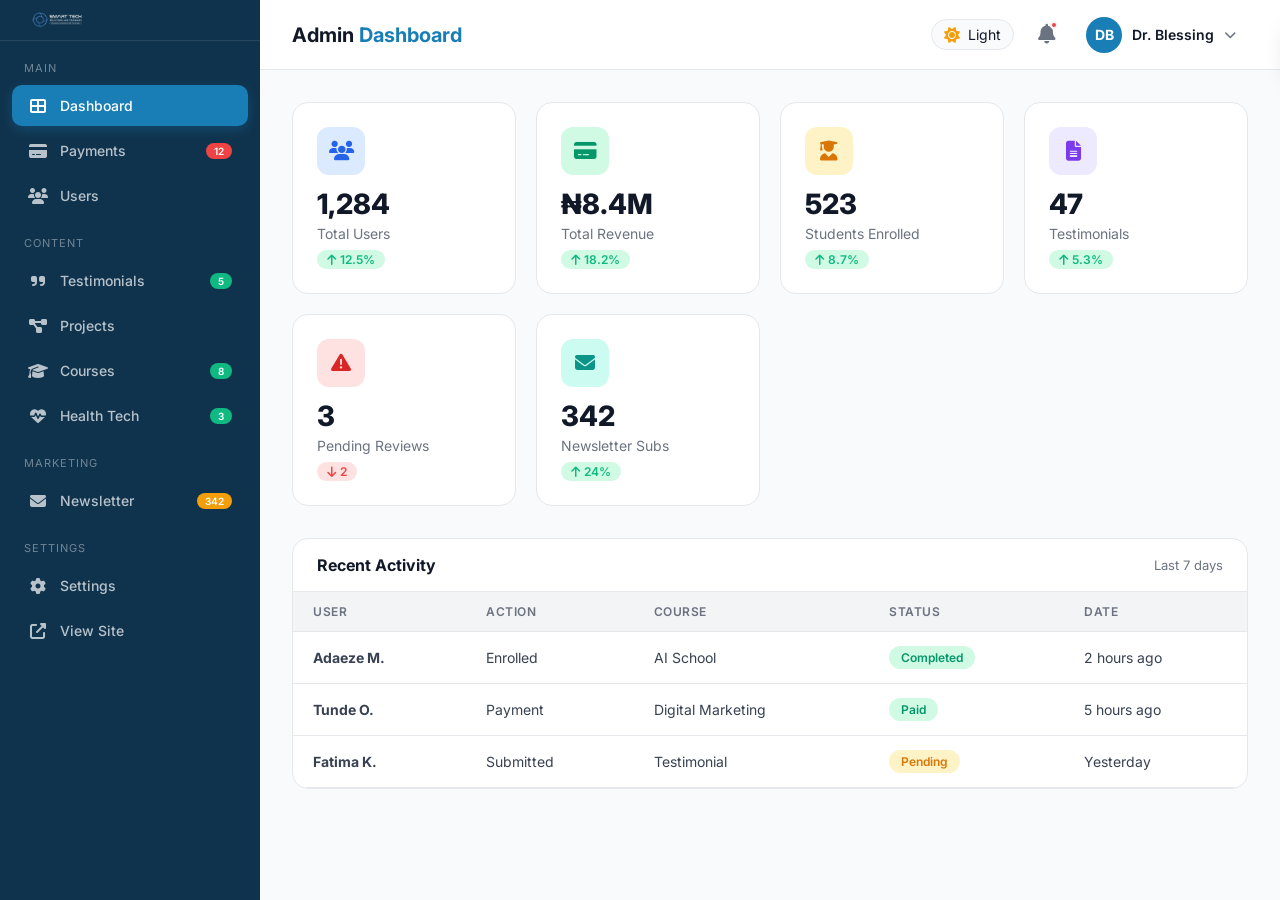
<file: admin/admin.html>
<!DOCTYPE html>
<html lang="en">

<head>
    <meta charset="utf-8">
    <meta name="viewport" content="width=device-width, initial-scale=1.0">
    <title>Admin Dashboard | SmartTech Solutions</title>
    <meta name="description" content="Admin Dashboard for SmartTech Solutions">
    <link rel="icon" type="image/png" href="../img/image1.png">

    <!-- Google Fonts -->
    <link href="https://fonts.googleapis.com/css2?family=Inter:wght@400;500;600;700;800&display=swap" rel="stylesheet">

    <!-- Font Awesome -->
    <link href="https://cdnjs.cloudflare.com/ajax/libs/font-awesome/6.4.0/css/all.min.css" rel="stylesheet">

    <!-- Custom CSS -->
    <link rel="stylesheet" href="admin.css">
    

</head>

<body>

    <!-- ===== SIDEBAR OVERLAY (Mobile) ===== -->
    <div class="sidebar-overlay" id="sidebarOverlay"></div>

    <!-- ===== SIDEBAR ===== -->
    <aside class="sidebar" id="sidebar">
        <div class="sidebar-brand">
            
            
            <img src="../img/Pi7_Tool_image1-removebg-preview.png" alt="Smart Tech Solutions" style="height: 40px; width: auto; position: fixed;">
            <!--<h2>Smart<span>Tech</span></h2>-->
        </div>

        <nav class="sidebar-menu">
            <div class="menu-label">Main</div>
            <a class="menu-item active" data-section="dashboard">
                <i class="fas fa-th-large"></i> Dashboard
            </a>
            <a class="menu-item" data-section="payments">
                <i class="fas fa-credit-card"></i> Payments
                <span class="badge">12</span>
            </a>
            <a class="menu-item" data-section="users">
                <i class="fas fa-users"></i> Users
            </a>

            <div class="menu-label">Content</div>
            <a class="menu-item" data-section="testimonials">
                <i class="fas fa-quote-right"></i> Testimonials
                <span class="badge success">5</span>
            </a>
            <a class="menu-item" data-section="projects">
                <i class="fas fa-project-diagram"></i> Projects
            </a>
            <a class="menu-item" data-section="courses">
                <i class="fas fa-graduation-cap"></i> Courses
                <span class="badge success">8</span>
            </a>
            <a class="menu-item" data-section="health">
                <i class="fas fa-heartbeat"></i> Health Tech
                <span class="badge success">3</span>
            </a>

            <div class="menu-label">Marketing</div>
            <a class="menu-item" data-section="newsletter">
                <i class="fas fa-envelope"></i> Newsletter
                <span class="badge warning">342</span>
            </a>

            <div class="menu-label">Settings</div>
            <a class="menu-item" data-section="settings">
                <i class="fas fa-cog"></i> Settings
            </a>
            <a class="menu-item" href="#" onclick="window.open('../index.html', '_blank'); return false;">
            <i class="fas fa-external-link-alt"></i> View Site
        </a>
        </nav>
    </aside>

    <!-- ===== MAIN CONTENT ===== -->
    <div class="main-content">

        <!-- ===== HEADER ===== -->
        <header class="header">
            <div class="header-left">
                <button class="menu-toggle" id="menuToggle">
                    <i class="fas fa-bars"></i>
                </button>
                <h1>Admin <span>Dashboard</span></h1>
            </div>
            <div class="header-right">
                <button class="theme-toggle" id="themeToggle" title="Toggle Dark/Light Mode">
                    <i class="fas fa-sun sun-icon" style="color: #F59E0B;"></i>
                    <i class="fas fa-moon moon-icon" style="color: #1A7EB6;"></i>
                    <span id="themeLabel">Light</span>
                </button>
                <button class="notification-btn" title="Notifications">
                    <i class="fas fa-bell"></i>
                    <span class="dot"></span>
                </button>
                <div class="admin-profile">
                    <div class="avatar">DB</div>
                    <span class="name">Dr. Blessing</span>
                    <i class="fas fa-chevron-down" style="font-size: 12px; color: var(--text-muted);"></i>
                </div>
            </div>
        </header>

        <!-- ===== PAGE CONTENT ===== -->
        <div class="page-content">

            <!-- ===== DASHBOARD SECTION ===== -->
            <div id="section-dashboard" class="section-content">

                <div class="stats-grid">
                    <div class="stat-card">
                        <div class="stat-icon blue"><i class="fas fa-users"></i></div>
                        <div class="stat-number">1,284</div>
                        <div class="stat-label">Total Users</div>
                        <div class="stat-change up"><i class="fas fa-arrow-up"></i> 12.5%</div>
                    </div>
                    <div class="stat-card">
                        <div class="stat-icon green"><i class="fas fa-credit-card"></i></div>
                        <div class="stat-number">₦8.4M</div>
                        <div class="stat-label">Total Revenue</div>
                        <div class="stat-change up"><i class="fas fa-arrow-up"></i> 18.2%</div>
                    </div>
                    <div class="stat-card">
                        <div class="stat-icon yellow"><i class="fas fa-user-graduate"></i></div>
                        <div class="stat-number">523</div>
                        <div class="stat-label">Students Enrolled</div>
                        <div class="stat-change up"><i class="fas fa-arrow-up"></i> 8.7%</div>
                    </div>
                    <div class="stat-card">
                        <div class="stat-icon purple"><i class="fas fa-file-alt"></i></div>
                        <div class="stat-number">47</div>
                        <div class="stat-label">Testimonials</div>
                        <div class="stat-change up"><i class="fas fa-arrow-up"></i> 5.3%</div>
                    </div>
                    <div class="stat-card">
                        <div class="stat-icon red"><i class="fas fa-exclamation-triangle"></i></div>
                        <div class="stat-number">3</div>
                        <div class="stat-label">Pending Reviews</div>
                        <div class="stat-change down"><i class="fas fa-arrow-down"></i> 2</div>
                    </div>
                    <div class="stat-card">
                        <div class="stat-icon teal"><i class="fas fa-envelope"></i></div>
                        <div class="stat-number">342</div>
                        <div class="stat-label">Newsletter Subs</div>
                        <div class="stat-change up"><i class="fas fa-arrow-up"></i> 24%</div>
                    </div>
                </div>

                <div class="table-container">
                    <div class="table-header">
                        <h3 style="font-size: 16px; font-weight: 700; color: var(--text-primary);">Recent Activity</h3>
                        <span style="font-size: 13px; color: var(--text-muted);">Last 7 days</span>
                    </div>
                    <table>
                        <thead>
                            <tr>
                                <th>User</th>
                                <th>Action</th>
                                <th>Course</th>
                                <th>Status</th>
                                <th>Date</th>
                            </tr>
                        </thead>
                        <tbody>
                            <tr>
                                <td><strong>Adaeze M.</strong></td>
                                <td>Enrolled</td>
                                <td>AI School</td>
                                <td><span class="status-badge paid">Completed</span></td>
                                <td>2 hours ago</td>
                            </tr>
                            <tr>
                                <td><strong>Tunde O.</strong></td>
                                <td>Payment</td>
                                <td>Digital Marketing</td>
                                <td><span class="status-badge paid">Paid</span></td>
                                <td>5 hours ago</td>
                            </tr>
                            <tr>
                                <td><strong>Fatima K.</strong></td>
                                <td>Submitted</td>
                                <td>Testimonial</td>
                                <td><span class="status-badge pending">Pending</span></td>
                                <td>Yesterday</td>
                            </tr>
                        </tbody>
                    </table>
                </div>
            </div>

            <!-- ===== PAYMENTS SECTION ===== -->
            <div id="section-payments" class="section-content" style="display: none;">
                <div class="section-header">
                    <h2>Payments</h2>
                    <button class="btn-add" onclick="openModal('paymentModal')">
                        <i class="fas fa-plus"></i> Add Payment
                    </button>
                </div>
                <div class="table-container">
                    <div class="table-header">
                        <div class="search-box">
                            <i class="fas fa-search"></i>
                            <input type="text" placeholder="Search payments...">
                        </div>
                    </div>
                    <table>
                        <thead>
                            <tr>
                                <th>Transaction ID</th>
                                <th>User</th>
                                <th>Course</th>
                                <th>Amount</th>
                                <th>Status</th>
                                <th>Date</th>
                                <th>Actions</th>
                            </tr>
                        </thead>
                        <tbody id="paymentsTableBody">
                        </tbody>
                    </table>
                </div>
            </div>

            <!-- ===== TESTIMONIALS SECTION ===== -->
            <div id="section-testimonials" class="section-content" style="display: none;">
                <div class="section-header">
                    <h2>Testimonials</h2>
                    <button class="btn-add" onclick="openModal('testimonialModal')">
                        <i class="fas fa-plus"></i> Add Testimonial
                    </button>
                </div>
                <div class="admin-tabs">
                    <button class="tab-btn active" data-tab="testimonials-all"><i class="fas fa-list"></i> <span>All</span></button>
                    <button class="tab-btn" data-tab="testimonials-video"><i class="fas fa-video"></i> <span>Video</span></button>
                    <button class="tab-btn" data-tab="testimonials-written"><i class="fas fa-quote-left"></i> <span>Written</span></button>
                </div>
                <div class="tab-content active" id="testimonials-all">
                    <div class="table-container">
                        <table>
                            <thead>
                                <tr>
                                    <th>Name</th>
                                    <th>Type</th>
                                    <th>Content</th>
                                    <th>Rating</th>
                                    <th>Status</th>
                                    <th>Date</th>
                                    <th>Actions</th>
                                </tr>
                            </thead>
                            <tbody id="testimonialsTableBody">
                            </tbody>
                        </table>
                    </div>
                </div>
            </div>

            <!-- ===== PROJECTS SECTION ===== -->
            <div id="section-projects" class="section-content" style="display: none;">
                <div class="section-header">
                    <h2>Projects</h2>
                    <button class="btn-add" onclick="openModal('projectModal')">
                        <i class="fas fa-plus"></i> Add Project
                    </button>
                </div>
                <div class="table-container">
                    <table>
                        <thead>
                            <tr>
                                <th>Project</th>
                                <th>Category</th>
                                <th>Status</th>
                                <th>Date</th>
                                <th>Actions</th>
                            </tr>
                        </thead>
                        <tbody id="projectsTableBody">
                        </tbody>
                    </table>
                </div>
            </div>

            <!-- ===== COURSES SECTION ===== -->
            <div id="section-courses" class="section-content" style="display: none;">
                <div class="section-header">
                    <h2>Courses</h2>
                    <button class="btn-add" onclick="openModal('courseModal')">
                        <i class="fas fa-plus"></i> Add Course
                    </button>
                </div>
                <div class="table-container">
                    <table>
                        <thead>
                            <tr>
                                <th>Image</th>
                                <th>Course</th>
                                <th>Price</th>
                                <th>Features</th>
                                <th>Status</th>
                                <th>Actions</th>
                            </tr>
                        </thead>
                        <tbody id="coursesTableBody">
                        </tbody>
                    </table>
                </div>
            </div>

            <!-- ===== HEALTH TECH SECTION ===== -->
            <div id="section-health" class="section-content" style="display: none;">
                <div class="section-header">
                    <h2>Health Tech Courses</h2>
                    <button class="btn-add" onclick="openModal('healthModal')">
                        <i class="fas fa-plus"></i> Add Health Course
                    </button>
                </div>
                <div class="table-container">
                    <table>
                        <thead>
                            <tr>
                                <th>Course</th>
                                <th>Category</th>
                                <th>Price</th>
                                <th>Features</th>
                                <th>Status</th>
                                <th>Actions</th>
                            </tr>
                        </thead>
                        <tbody id="healthTableBody">
                        </tbody>
                    </table>
                </div>
            </div>

            <!-- ===== NEWSLETTER SECTION ===== -->
            <div id="section-newsletter" class="section-content" style="display: none;">
                <div class="section-header">
                    <h2>Newsletter Subscribers</h2>
                    <button class="btn-add" onclick="openModal('newsletterModal')">
                        <i class="fas fa-plus"></i> Add Subscriber
                    </button>
                </div>
                <div class="table-container">
                    <div class="table-header">
                        <div class="search-box">
                            <i class="fas fa-search"></i>
                            <input type="text" placeholder="Search subscribers...">
                        </div>
                        <button class="btn-add" style="background: var(--success);" onclick="showToast('Newsletter sent to all subscribers!', 'success')">
                            <i class="fas fa-paper-plane"></i> Send to All
                        </button>
                    </div>
                    <table>
                        <thead>
                            <tr>
                                <th>Email</th>
                                <th>Subscribed Date</th>
                                <th>Status</th>
                                <th>Actions</th>
                            </tr>
                        </thead>
                        <tbody id="newsletterTableBody">
                        </tbody>
                    </table>
                </div>
            </div>

            <!-- ===== SETTINGS SECTION ===== -->
            <div id="section-settings" class="section-content" style="display: none;">
                <div class="section-header">
                    <h2>Settings</h2>
                </div>
                <div style="display: grid; gap: 24px; max-width: 800px;">
                    <div class="table-container" style="padding: 24px;">
                        <h3 style="margin-bottom: 16px; color: var(--text-primary);">General Settings</h3>
                        <div class="form-group">
                            <label style="color: var(--text-secondary);">Site Name</label>
                            <input type="text" value="Smart Tech Solutions & Trainings" style="width: 100%; padding: 10px 14px; border: 1px solid var(--border-color); border-radius: 10px; font-family: inherit; background: var(--bg-input); color: var(--text-primary);">
                        </div>
                        <div class="form-group">
                            <label style="color: var(--text-secondary);">Admin Email</label>
                            <input type="email" value="smarttechsolutions.trainings@gmail.com" style="width: 100%; padding: 10px 14px; border: 1px solid var(--border-color); border-radius: 10px; font-family: inherit; background: var(--bg-input); color: var(--text-primary);">
                        </div>
                        <button class="btn-add" onclick="showToast('Settings saved successfully!', 'success')">
                            <i class="fas fa-save"></i> Save Settings
                        </button>
                    </div>
                </div>
            </div>

        </div>
    </div>

    <!-- ===== MODALS ===== -->
    <!-- Testimonial Modal -->
    <div class="modal-overlay" id="testimonialModal">
        <div class="modal">
            <div class="modal-header">
                <h3><i class="fas fa-quote-right" style="color: var(--primary);"></i> Add Testimonial</h3>
                <button class="close-modal" onclick="closeModal('testimonialModal')">&times;</button>
            </div>
            <form>
                <div class="form-row">
                    <div class="form-group">
                        <label>Full Name <span class="required">*</span></label>
                        <input type="text" placeholder="e.g., Adaeze M." required>
                    </div>
                    <div class="form-group">
                        <label>Role/Title</label>
                        <input type="text" placeholder="e.g., AI School Graduate">
                    </div>
                </div>
                <div class="form-group">
                    <label>Type <span class="required">*</span></label>
                    <select required>
                        <option value="">Select Type</option>
                        <option value="video">Video</option>
                        <option value="written">Written</option>
                    </select>
                </div>
                <div class="form-group">
                    <label>Review Text <span class="required">*</span></label>
                    <textarea placeholder="Write the testimonial content..." required></textarea>
                </div>
                <div class="form-row">
                    <div class="form-group">
                        <label>Rating</label>
                        <select>
                            <option value="5">⭐⭐⭐⭐⭐ (5)</option>
                            <option value="4">⭐⭐⭐⭐ (4)</option>
                            <option value="3">⭐⭐⭐ (3)</option>
                            <option value="2">⭐⭐ (2)</option>
                            <option value="1">⭐ (1)</option>
                        </select>
                    </div>
                    <div class="form-group">
                        <label>Status</label>
                        <select>
                            <option value="published">Published</option>
                            <option value="pending">Pending</option>
                        </select>
                    </div>
                </div>
                <div class="modal-actions">
                    <button type="button" class="btn-cancel" onclick="closeModal('testimonialModal')">Cancel</button>
                    <button type="submit" class="btn-submit" onclick="showToast('Testimonial added successfully!', 'success'); closeModal('testimonialModal')">
                        <i class="fas fa-save"></i> Save
                    </button>
                </div>
            </form>
        </div>
    </div>

    <!-- Course Modal -->
    <div class="modal-overlay" id="courseModal">
        <div class="modal">
            <div class="modal-header">
                <h3><i class="fas fa-graduation-cap" style="color: var(--primary);"></i> Add Course</h3>
                <button class="close-modal" onclick="closeModal('courseModal')">&times;</button>
            </div>
            <form>
                <div class="form-group">
                    <label>Course Name <span class="required">*</span></label>
                    <input type="text" placeholder="e.g., AI School" required>
                </div>
                <div class="form-row">
                    <div class="form-group">
                        <label>Price (USD) <span class="required">*</span></label>
                        <input type="number" placeholder="e.g., 35" required>
                    </div>
                    <div class="form-group">
                        <label>Category</label>
                        <select>
                            <option value="technology">Technology</option>
                            <option value="marketing">Marketing</option>
                            <option value="business">Business</option>
                            <option value="design">Design</option>
                        </select>
                    </div>
                </div>
                <div class="form-group">
                    <label>Description</label>
                    <textarea placeholder="Course description..."></textarea>
                </div>
                <div class="form-group">
                    <label>Features (comma separated)</label>
                    <input type="text" placeholder="Feature 1, Feature 2, Feature 3">
                </div>
                <div class="modal-actions">
                    <button type="button" class="btn-cancel" onclick="closeModal('courseModal')">Cancel</button>
                    <button type="submit" class="btn-submit" onclick="showToast('Course added successfully!', 'success'); closeModal('courseModal')">
                        <i class="fas fa-save"></i> Save
                    </button>
                </div>
            </form>
        </div>
    </div>

    <!-- Health Modal -->
    <div class="modal-overlay" id="healthModal">
        <div class="modal">
            <div class="modal-header">
                <h3><i class="fas fa-heartbeat" style="color: var(--primary);"></i> Add Health Tech Course</h3>
                <button class="close-modal" onclick="closeModal('healthModal')">&times;</button>
            </div>
            <form>
                <div class="form-group">
                    <label>Course Name <span class="required">*</span></label>
                    <input type="text" placeholder="e.g., Healthcare Data Analysis" required>
                </div>
                <div class="form-row">
                    <div class="form-group">
                        <label>Category <span class="required">*</span></label>
                        <select required>
                            <option value="">Select Category</option>
                            <option value="AI for Doctors">AI for Doctors</option>
                            <option value="Most Popular">Most Popular</option>
                            <option value="Healthcare Insight">Healthcare Insight</option>
                        </select>
                    </div>
                    <div class="form-group">
                        <label>Price (USD) <span class="required">*</span></label>
                        <input type="number" placeholder="e.g., 35" required>
                    </div>
                </div>
                <div class="form-group">
                    <label>Description</label>
                    <textarea placeholder="Course description..."></textarea>
                </div>
                <div class="form-group">
                    <label>Features (comma separated)</label>
                    <input type="text" placeholder="Feature 1, Feature 2, Feature 3">
                </div>
                <div class="modal-actions">
                    <button type="button" class="btn-cancel" onclick="closeModal('healthModal')">Cancel</button>
                    <button type="submit" class="btn-submit" onclick="showToast('Health course added successfully!', 'success'); closeModal('healthModal')">
                        <i class="fas fa-save"></i> Save
                    </button>
                </div>
            </form>
        </div>
    </div>

    <!-- Payment Modal -->
    <div class="modal-overlay" id="paymentModal">
        <div class="modal">
            <div class="modal-header">
                <h3><i class="fas fa-credit-card" style="color: var(--primary);"></i> Add Payment</h3>
                <button class="close-modal" onclick="closeModal('paymentModal')">&times;</button>
            </div>
            <form>
                <div class="form-group">
                    <label>User <span class="required">*</span></label>
                    <input type="text" placeholder="e.g., Adaeze M." required>
                </div>
                <div class="form-group">
                    <label>Course <span class="required">*</span></label>
                    <select required>
                        <option value="">Select Course</option>
                        <option value="AI School">AI School</option>
                        <option value="Digital Marketing">Digital Marketing</option>
                        <option value="Virtual Assistant">Virtual Assistant</option>
                        <option value="Healthcare Data Analysis">Healthcare Data Analysis</option>
                    </select>
                </div>
                <div class="form-row">
                    <div class="form-group">
                        <label>Amount <span class="required">*</span></label>
                        <input type="number" placeholder="e.g., 85000" required>
                    </div>
                    <div class="form-group">
                        <label>Status</label>
                        <select>
                            <option value="paid">Paid</option>
                            <option value="pending">Pending</option>
                            <option value="failed">Failed</option>
                        </select>
                    </div>
                </div>
                <div class="modal-actions">
                    <button type="button" class="btn-cancel" onclick="closeModal('paymentModal')">Cancel</button>
                    <button type="submit" class="btn-submit" onclick="showToast('Payment recorded successfully!', 'success'); closeModal('paymentModal')">
                        <i class="fas fa-save"></i> Save
                    </button>
                </div>
            </form>
        </div>
    </div>

    <!-- Project Modal -->
    <div class="modal-overlay" id="projectModal">
        <div class="modal">
            <div class="modal-header">
                <h3><i class="fas fa-project-diagram" style="color: var(--primary);"></i> Add Project</h3>
                <button class="close-modal" onclick="closeModal('projectModal')">&times;</button>
            </div>
            <form>
                <div class="form-group">
                    <label>Project Name <span class="required">*</span></label>
                    <input type="text" placeholder="e.g., Smart Tech Academy" required>
                </div>
                <div class="form-group">
                    <label>Category <span class="required">*</span></label>
                    <select required>
                        <option value="">Select Category</option>
                        <option value="education">Education</option>
                        <option value="healthcare">Healthcare</option>
                        <option value="technology">Technology</option>
                    </select>
                </div>
                <div class="form-row">
                    <div class="form-group">
                        <label>Status</label>
                        <select>
                            <option value="active">Active</option>
                            <option value="ongoing">Ongoing</option>
                            <option value="completed">Completed</option>
                        </select>
                    </div>
                </div>
                <div class="modal-actions">
                    <button type="button" class="btn-cancel" onclick="closeModal('projectModal')">Cancel</button>
                    <button type="submit" class="btn-submit" onclick="showToast('Project added successfully!', 'success'); closeModal('projectModal')">
                        <i class="fas fa-save"></i> Save
                    </button>
                </div>
            </form>
        </div>
    </div>

    <!-- Newsletter Modal -->
    <div class="modal-overlay" id="newsletterModal">
        <div class="modal">
            <div class="modal-header">
                <h3><i class="fas fa-envelope" style="color: var(--primary);"></i> Add Subscriber</h3>
                <button class="close-modal" onclick="closeModal('newsletterModal')">&times;</button>
            </div>
            <form>
                <div class="form-group">
                    <label>Email Address <span class="required">*</span></label>
                    <input type="email" placeholder="example@email.com" required>
                </div>
                <div class="form-group">
                    <label>Status</label>
                    <select>
                        <option value="active">Active</option>
                        <option value="unsubscribed">Unsubscribed</option>
                    </select>
                </div>
                <div class="modal-actions">
                    <button type="button" class="btn-cancel" onclick="closeModal('newsletterModal')">Cancel</button>
                    <button type="submit" class="btn-submit" onclick="showToast('Subscriber added successfully!', 'success'); closeModal('newsletterModal')">
                        <i class="fas fa-save"></i> Save
                    </button>
                </div>
            </form>
        </div>
    </div>

    <!-- ===== TOAST ===== -->
    <div class="toast-notification" id="toast">
        <i class="fas fa-check-circle"></i>
        <span id="toastMessage">Success!</span>
    </div>

    <script src="admin.js"></script>
   
</body>
</html>
</file>
<file: css/style.css>
/*** Spinner Start ***/

#spinner {
    opacity: 0;
    visibility: hidden;
    transition: opacity .8s ease-out, visibility 0s linear .5s;
    z-index: 99999;
 }

 #spinner.show {
     transition: opacity .8s ease-out, visibility 0s linear .0s;
     visibility: visible;
     opacity: 1;
 }

/*** Spinner End ***/


/*** Button Start ***/
.btn {
    font-weight: 600;
    transition: .5s;
}

.btn-square {
    width: 38px;
    height: 38px;
}

.btn-sm-square {
    width: 32px;
    height: 32px;
}

.btn-md-square {
    width: 46px;
    height: 46px;
}

.btn-lg-square {
    width: 58px;
    height: 58px;
}

.btn-square,
.btn-sm-square,
.btn-md-square,
.btn-lg-square {
    padding: 0;
    display: flex;
    align-items: center;
    justify-content: center;
    font-weight: normal;
}

.back-to-top {
    position: fixed;
    width: 50px;
    height: 50px;
    right: 30px;
    bottom: 30px;
    z-index: 99;
}

/*** Button End ***/


/*** Topbar Start ***/

#note{
    color: #F4F1E1 !important;
}
.topbar .top-info {
    letter-spacing: 1px;
    
}
.totbar .top-info i {
    color: #1A7EB6 !important;
}
.top-info small {
    color: #ffffff !important;
}

.topbar .top-link {
    display: flex;
    align-items: center;
    justify-content: center;
}

.topbar .top-link a {
    color: #1A7EB6 !important;
    margin-right: 10px;
}

#note {
    width: 500px;
    overflow: hidden;
}

#note small {
    position: relative;
    display: inline-block;
    animation: mymove 5s infinite;
    animation-timing-function: all;
}

@keyframes mymove {
    from {left: -100%;}
    to {left: 100%;}
}

/*** Topbar End ***/


/*** Navbar Start ***/

.navbar .navbar-nav {
    padding: 15px 0;

}

.navbar .navbar-nav .nav-link {
    padding: 10px;
    color: var(--bs-white);
    font-size: 18px;
    outline: none;
    
}

       .navbar .navbar-nav .nav-link {
            transition: color 0.25s ease-in-out;
        }
        .navbar .navbar-nav .nav-link:hover,
        .navbar .navbar-nav .nav-link.active {
            color: #1A7EB6 !important;
        }
        /* optional: slight scale for phone icon */
        .animated.tada {
            animation: tada 1.5s infinite;
        }

.navbar .dropdown-toggle::after {
    border: none;
    content: "\f107";
    font-family: "font awesome 5 free";
    font-weight: 900;
    vertical-align: middle;
    margin-left: 8px;
}

@media (min-width: 992px) {
    .navbar .nav-item .dropdown-menu {
        display: block;
        visibility: hidden;
        top: 100%;
        transform: rotateX(-75deg);
        transform-origin: 0% 0%;
        transition: .5s;
        opacity: 0;
    }
}

.navbar .nav-item:hover .dropdown-menu {
    transform: rotateX(0deg);
    visibility: visible;
    transition: .5s;
    opacity: 1;
}

/*** Navbar End ***/


/*** Carousel Start ***/

.carousel-item {
    position: relative;
    height: 100vh; 
    min-height: 100px;
    background-size: cover;
    background-position: center;
}

.carousel-item img {
    width: 100%;
    height: 100%;
    object-fit: cover; 
    object-position: center;
}
.carousel-item::after {
    content: "";
    width: 100%;
    height: 100%;
    position: absolute;
    top: 0;
    left: 0;
    background: rgba(0, 0, 0, .6);
}

.carousel-caption {
    height: 100%;
    display: flex;
    align-items: center;
    justify-content: center;
    z-index: 1;
}

.carousel-item p {
    max-width: 700px;
    margin: 0 auto 35px auto;
}

.carousel-control-prev {
    width: 90px;
    height: 60px;
    position: absolute;
    top: 50%;
    left: 0;
    background: #1A7EB6;
    border-radius: 0 50px 50px 0;
    opacity: 1;
}

.carousel-control-prev:hover {
    background: #0F2240;
    transition: .8s;
}

.carousel-control-next {
    width: 90px;
    height: 60px;
    position: absolute;
    top: 50%;
    right: 0;
    background: #1A7EB6;
    border-radius: 50px 0 0 50px;
    opacity: 1;
}

.carousel-control-next:hover {
    background: #0F2240;
    transition: .8s;
}

.carousel-caption .carousel-content a button.carousel-content-btn1 {
    background: #1A7EB6;
    color: white;
    opacity: 1;
    border: 0;
    border-radius: 20px;
}

.carousel-caption .carousel-content a button.carousel-content-btn1:hover {
    background: #0F2240;
    color: #ffffff;
    border: 0;
    opacity: 1;
    transition: 1s;
    border-radius: 20px;
}

.carousel-caption .carousel-content a button.carousel-content-btn2 {
    background: var(--bs-primary);
    color: var(--bs-white);
    opacity: 1;
    border: 0;
    border-radius: 20px;
}

.carousel-caption .carousel-content a button.carousel-content-btn2:hover {
    background: var(--bs-secondary);
    color: var(--bs-dark);
    border: 0;
    opacity: 1;
    transition: 1s;
    border-radius: 20px;
}

#carouselId .carousel-indicators li {
    width: 30px;
    height: 10px;
    background: #1A7EB6;
    margin: 10px;
    border-radius: 30px;
    opacity: 1;
}

#carouselId .carousel-indicators li:hover {
    background: #0F2240;
    opacity: 1;
}

@media (max-width: 992px) {
    .carousel-item {
        min-height: 500px;
    }
    
    .carousel-item img {
        min-height: 500px;
        object-fit: cover;
    }

    .carousel-item h1 {
        font-size: 40px !important;
    }

    .carousel-item p {
        font-size: 16px !important;
    }
}

@media (max-width: 768px) {
    .carousel-item {
        min-height: 400px;
    }
    
    .carousel-item img {
        min-height: 400px;
        object-fit: cover;
    }

    .carousel-item h1 {
        font-size: 28px !important;
    }

    .carousel-item p {
        font-size: 14px !important;
    }
}

.page-header {
    background: linear-gradient(rgba(0, 0, 0, .6), rgba(0, 0, 0, .6)), url(../img/image1.png) center center no-repeat;
    background-size: cover;
}

.page-header .breadcrumb-item+.breadcrumb-item::before {
    color: var(--bs-white);
}

.page-header .breadcrumb-item,
.page-header .breadcrumb-item a {
    font-size: 18px;
    color: var(--bs-white);
}

/*** Carousel End ***/

 /* Card hover - subtle lift like the reference site */
.card {
    transition: all 0.3s ease;
}

.card:hover {
    transform: translateY(-5px);
    box-shadow: 0 0.75rem 1.5rem rgba(0, 0, 0, 0.08) !important;
}

/* Button hover */
.btn-primary:hover {
    background: #0d6b9e !important; /* Slightly darker blue */
    border-color: #0d6b9e !important;
    transform: scale(1.02);
}

/* Fact starts */
.container-fluid .fact{
    margin-top: 70px !important;
}
.animate-slide-up {
    opacity: 0;
    animation: slideUp 0.8s ease forwards;
}

@keyframes slideUp {
    0% {
        opacity: 0;
        transform: translateY(40px);
    }
    100% {
        opacity: 1;
        transform: translateY(0);
    }
}

/* Counter number styling */
.counter-value {
    font-weight: 700;
    color: #141010;
}

/* Responsive - stack on mobile */
@media (max-width: 768px) {
    .col {
        flex: 0 0 50%;
        max-width: 50%;
    }
    .counter h1 {
        font-size: 2rem !important;
    }
}

@media (max-width: 480px) {
    .col {
        flex: 0 0 100%;
        max-width: 100%;
    }
}
 /* Fact ends */

 /** About start **/
 .about{
    margin-top: 100px !important;
 }
.start{
 background-color: #1A7EB6;
  margin-top: 0 !important;
  margin-bottom: 10% !important;
}
 .text-info{
    color: #1A7EB6 !important;
 }       
 .btn-custom {
    background-color: #1A7EB6;
    border-color: #1A7EB6;
}
.btn-custom:hover {
    background-color: #000000;
    border-color: #000000;
}
            .cyan-tag {
                background-color: #1A7EB6;  
                color: white;
                font-size: 0.9rem;
                letter-spacing: 0.5px;
                box-shadow: 0 2px 6px rgba(0,0,0,0.05);
            }
           
            .value-card {
                background: #ffffff;
                transition: transform 0.25s ease, box-shadow 0.25s ease;
                border: 1px solid rgba(0,0,0,0.05);
            }

            .value-card:hover {
                transform: translateY(-5px);
                box-shadow: 0 20px 25px -12px rgba(0,0,0,0.15);
            }
            .value-icon {
                font-size: 2.4rem;
                line-height: 1;
            }
            .value-title {
                color: #0A2647;
                font-weight: 700;
                letter-spacing: -0.2px;
            }
            .value-desc {
                color: #1A7EB6 !important;
                font-size: 0.95rem;
            }
            
            .vision-block {
                border-top-color: rgba(255,255,255,0.25) !important;
            }
            .text-cyan {
                color: #1A7EB6;
                font-weight: 800;
            }
            /* Responsive adjustments */
            @media (max-width: 576px) {
                .bg-navy {
                    padding: 1.5rem !important;
                }
                .value-card {
                    padding: 1.25rem !important;
                }
                .value-icon {
                    font-size: 2rem;
                }
            }
           
            .bg-navy .vision-block p {
                color: #f0f9ff;
            }
            .bg-navy .vision-block h4 {
                letter-spacing: -0.2px;
            }
        
/** About End **/

/*** Services Start ***/

.services .services-item {
    box-shadow: 0 0 60px rgba(0, 0, 0, .2);
    width: 100%;
    height: 100%;
    border-radius: 10px;
    padding: 10px 0;
    position: relative;
}


.services-content::after {
    position: absolute;
    content: "";
    width: 100%;
    height: 0;
    top: 0;
    left: 0;
    border-radius: 10px 10px 0 0;
    background: #1A7EB6;
    transition: .5s;
}

.services-content::after {
    top: 0;
    bottom: auto;
    border-radius: 10px 10px 10px 10px;
}

.services-item:hover .services-content::after {
    height: 100%;
    opacity: 1;
    transition: .5s;
}

.services-item:hover .services-content-icon {
    position: relative;
    z-index: 2;
}

.services-item .services-content-icon i,
.services-item .services-content-icon p {
    transition: .5s;
}

.services-item .services-content-icon i{
    color: #1A7EB6 !important;
}
.services-item:hover .services-content-icon i {
    color: white !important;
}

.services-item:hover .services-content-icon p {
    color: var(--bs-white);
}

/* Target the Read More button when it's inside a white card */

.btn-secondary {
    background-color: #1A7EB6;
    border-color: #1A7EB6;
    color: white;
    transition: all 0.3s ease;
    margin-top: 50px;
}

.btn-readmore:hover,
.btn-secondary:hover {
    background-color: white;
    border-color: white;
    color: black !important; 
}

/*** Services End ***/


/*** Project Start ***/
.text{
    color: #1A7EB6 !important;
}

.project-img {
    position: relative;
    padding: 15px;
}

.project-img::before {
    content: "";
    position: absolute;
    width: 150px;
    height: 150px;
    top: 0;
    left: 0;
    background: #1A7EB6;
    border-radius: 10px;
    opacity: 1;
    z-index: -1;
    transition: .5s;
}

.project-img::after {
    content: "";
    width: 150px;
    height: 150px;
    position: absolute;
    right: 0;
    bottom: 0;
    background: #0f0b0a;
    border-radius: 10px;
    opacity: 1;
    z-index: -1;
    transition: .5s;
}

.project-content {
    position: absolute;
    width: 100%;
    height: 100%;
    top: 0;
    left: 0;
    display: flex;
    align-items: center;
    justify-content: center;
    opacity: 0;
}

.project-content a {
    display: inline-block;
    padding: 20px 25px;
    background: #1A7EB6;
    border-radius: 10px;
}

.project-item:hover .project-content {
    opacity: 1;
    transition: .5s;
}

.project-item:hover .project-img::before,
.project-item:hover .project-img::after {
    opacity: 0;
}

/*** Project End ***/


/*** Blog Start ***/
.blog-item .blog-btn {
    z-index: 2;
}
.bg-dark {
    background-color: #0a192f !important;
}


.blog-icon:hover .btn.text-white {
    color: #000000 !important;
}


.blog-btn-icon:hover .blog-icon-1 p {
    color: #000000 !important;
}


.blog-icon:hover,
.blog-btn-icon:hover {
    background-color: #ffffff;  
    border-color: #00bcd4;      
}
.blog-btn .blog-btn-icon {
    height: 50px;
    position: relative;
    overflow: hidden;
}

.blog-btn-icon .blog-icon-2 {
    display: flex;
    position: absolute;
    top: 6px;
    left: -140px;
    
}

.blog-btn-icon:hover .blog-icon-2 {
    transition: 1s;
   
    left: 5px;
    top: 6px;
    padding-bottom: 5px;
}
.blog-icon-1 {
    position: relative;
    top: -4px;
}
.blog-btn-icon:hover .blog-icon-1 {
    top: 0;
    right: -140px;
    transition: 1s;
}

/*** Blog End ***/


/*** Team Start ***/

.team-item {
    border-top: #00bcd4 !important;
    background: rgba(239, 239, 241, 0.8);
}

.team-content::before {
    height: 200px;
    display: block;
    content: "";
    position: relative;
    top: -101px;
    background: #00bcd4;
    clip-path: polygon(50% 50%, 100% 50%, 50% 100%, 0% 50%);
    padding: 60px;
    opacity: 1;
}

.team-img-icon {
    position: relative;
    margin-top: -200px;
    padding: 30px;
    padding-bottom: 0;
}

.team-img {
    border: 15px solid var(--bs-white);
}

.team-img img {
    border: 10px solid #00bcd4;
    transition: .5s;
}

.team-item:hover h4 {
    color: #00bcd4;
    transition: .5s;
}

.team-item:hover .team-img img {
    transform: scale(1.05);
    border: 10px solid #0a192f;
}

.team-carousel .owl-stage {
    position: relative;
    width: 100%;
    height: 100%;
}

.team-carousel .owl-nav {
    position: absolute;
    top: -100px;
    right: 50px;
    display: flex;
}

.team-carousel .owl-nav .owl-prev,
.team-carousel .owl-nav .owl-next {
    width: 56px;
    height: 56px;
    border-radius: 56px;
    margin-left: 15px;
    background: #00bcd4;
    color: var(--bs-white);
    display: flex;
    align-items: center;
    justify-content: center;
    transition: .5s;
}

.team-carousel .owl-nav .owl-prev:hover,
.team-carousel .owl-nav .owl-next:hover {
    background: var(--bs-primary);
    color: var(--bs-white);
}

@media (max-width: 992px) {
    .team-carousel {
        margin-top: 3rem;
    }

    .team-carousel .owl-nav {
        top: -85px;
        left: 50%;
        right: auto;
        transform: translateX(-50%);
        margin-left: -15px;
    }
}

/*** Team End ***/


/*** Testimonial Start ***/

.testimonial-item {
    background: #e3f0eb;

}

.text-secondary {
    color: #1A7EB6 !important;
}
.text-primary {
    color: #1A7EB6 !important;
}
.border-top + div p {
    color: #000000 !important;
}

.testimonial-item .text-secondary {
    color: #1A7EB6 !important;
}
.testimonial-item .text-primary {
    color: #1A7EB6 !important;
}
.testimonial-item .border-top + div p {
    color: #000000 !important;
}

.testimonial-carousel .owl-dots {
    margin-top: 15px;
    display: flex;
    align-items: flex-end;
    justify-content: center;
}

.testimonial-carousel .owl-dot {
    position: relative;
    display: inline-block;
    margin: 0 5px;
    width: 15px;
    height: 15px;
    background: #c1dad0;
    border-radius: 15px;
    transition: .5s;
}

.testimonial-carousel .owl-dot.active {
    width: 30px;
    background: #1A7EB6;
}

.testimonial-carousel .owl-item.center {
    position: relative;
    z-index: 1;
}

.testimonial-carousel .owl-item .testimonial-item {
    transition: .5s;
}

.testimonial-carousel .owl-item.center .testimonial-item {
    background: #FFFFFF !important;
    box-shadow: 0 0 30px #DDDDDD;
}

 /* Video Card Styles */
        .video-testimonial-card {
            transition: all 0.3s ease;
            border-radius: 16px;
            overflow: hidden;
            border: 1px solid #eef2ff;
            background: #ffffff;
        }

        .video-testimonial-card:hover {
            transform: translateY(-5px);
            box-shadow: 0 20px 30px -12px rgba(0, 0, 0, 0.12);
            border-color: #1A7EB6;
        }

        .video-wrapper {
            position: relative;
            padding-bottom: 56.25%;
            height: 0;
            overflow: hidden;
            background: #000;
        }

        .video-wrapper iframe {
            position: absolute;
            top: 0;
            left: 0;
            width: 100%;
            height: 100%;
            border: 0;
        }

        .video-testimonial-card .card-body {
            padding: 1.5rem;
        }

        .video-testimonial-card .card-body h5 {
            color: #1A7EB6;
            font-weight: 700;
            margin-bottom: 0.25rem;
        }

        .video-testimonial-card .card-body .role {
            color: #666;
            font-size: 0.9rem;
            margin-bottom: 0.5rem;
        }

        .video-testimonial-card .card-body .review-text {
            color: #444;
            font-size: 0.95rem;
            line-height: 1.6;
            margin-top: 0.5rem;
        }

        .video-testimonial-card .card-body .stars {
            color: #f59e0b;
            margin-bottom: 0.5rem;
        }
    
        /* Section Headers */
        .section-divider {
            display: flex;
            align-items: center;
            justify-content: center;
            gap: 1rem;
            margin: 3rem 0 2rem;
        }

        .section-divider .line {
            flex: 1;
            max-width: 100px;
            height: 2px;
            background: #1A7EB6;
            opacity: 0.3;
        }

        .section-divider h4 {
            color: #1A7EB6;
            font-weight: 700;
            margin: 0;
            white-space: nowrap;
        }

        /* Tab Navigation */
        /*.testimonial-tabs {
            display: flex;
            justify-content: center;
            gap: 1rem;
            margin-bottom: 2rem;
            flex-wrap: wrap;
        }

        .testimonial-tabs .tab-btn {
            padding: 0.75rem 2rem;
            border-radius: 50px;
            border: 2px solid #1A7EB6;
            background: transparent;
            color: #1A7EB6;
            font-weight: 600;
            cursor: pointer;
            transition: all 0.3s ease;
            font-family: inherit;
        }

        .testimonial-tabs .tab-btn:hover {
            background: #1A7EB6;
            color: white;
        }

        .testimonial-tabs .tab-btn.active {
            background: #1A7EB6;
            color: white;
        }

        .testimonial-tabs .tab-btn i {
            margin-right: 8px;
        }

        .tab-content {
            display: none;
        }

        .tab-content.active {
            display: block;
        }*/

        /* Admin Button - Hidden by default, show when logged in */
        .admin-actions {
            display: none;
        }

        .admin-actions.show {
            display: block;
        }

        /* Responsive */
        @media (max-width: 768px) {
            .video-testimonial-card .card-body {
                padding: 1rem;
            }

            .video-testimonial-card .card-body h5 {
                font-size: 1.1rem;
            }

            .written-testimonial-card .card-body {
                padding: 1rem;
            }

            .section-divider h4 {
                font-size: 1.1rem;
            }

            .section-divider .line {
                max-width: 40px;
            }

            .testimonial-tabs .tab-btn {
                padding: 0.5rem 1.2rem;
                font-size: 0.9rem;
            }
        }
        
/*** Testimonial End ***/


/*** Contact Start ***/
.contact-detail::before {
    position: absolute;
    content: "";
    height: 50%;
    width: 100%;
    top: 0;
    left: 0;
    background: linear-gradient(rgb(210, 243, 235, 1), rgba(230, 250, 245, .3)), url(../img/background.jpg) center center no-repeat;
    background-size: cover;
    border-radius: 10px;
    z-index: -1;
}

.bg-info{
    background-color: #1A7EB6;
}
.contact-map {
    background: #1A7EB6;
}

.contact-form {
    background: #1A7EB6;
}

/*** Contact End ***/

  /** newsletter **/
    .newsletter-form .input-group {
        background-color: white;
        border: 1px solid #dee2e6;
        transition: box-shadow 0.2s ease;
    }
    .newsletter-form .input-group:focus-within {
        box-shadow: 0 0 0 3px rgba(0, 188, 212, 0.25);
        border-color: #1A7EB6;
    }
    .newsletter-form .form-control:focus {
        box-shadow: none;
        border-color: transparent;
    }
    .btn-primary {
        background-color: #1A7EB6;
        border-color: #1A7EB6;
    }
    .btn-primary:hover {
        background-color: #1A7EB6;
        border-color: #1A7EB6;
    }
 /** newsletter ends **/

/*** Footer Start ***/
.h3{
    color: #1A7EB6 !important;
}
.text-light{
    text-align: center !important;
}
.footer .short-link a,
.footer .help-link a,
.footer .contact-link a {
    transition: .5s;
}
.footer .short-link i, 
.footer .help-link i, 
.footer .contact-link i {
    color: #1A7EB6 !important;
}

.footer .short-link a:hover,
.footer .help-link a:hover,
.footer .contact-link a:hover {
    letter-spacing: 1px;
}
.footer .hightech-link a,i{
    color: #1A7EB6 !important;
}
.footer .hightech-link a:hover {
    background: var(--bs-dark);
    border: 0;
}

/*** Footer End ***/



    /*** courses starts ***/
  .course-thumbnail-img {
    width: 100%;
    height: 100%;
    object-fit: cover;
    display: block;
}

.card-thumbnail {
    height: 200px;
    display: flex;
    align-items: center;
    justify-content: center;
    border-radius: 12px 12px 0 0;
    overflow: hidden;
    position: relative;
}

/* Optional: Add a subtle overlay or gradient on images */
.card-thumbnail::after {
    content: '';
    position: absolute;
    bottom: 0;
    left: 0;
    right: 0;
    height: 40%;
    background: linear-gradient(to top, rgba(0,0,0,0.1), transparent);
    pointer-events: none;
}
    .text-center{
        color: #1A7EB6 !important; 
        
       
    }
    .container {
      max-width: 1280px;
      margin: 0 auto;
    }

    .page-header {
      text-align: center;
      margin-bottom: 3rem;
    }

    .page-header h1 {
      font-size: 2.2rem;
      font-weight: 700;
      background: linear-gradient(135deg, #1E3A8A, #1A7EB6)!;
      background-clip: text;
      -webkit-background-clip: text;
      color: transparent;
      letter-spacing: -0.3px;
    }

    .page-header p {
      color: #334155;
      margin-top: 0.5rem;
      font-size: 1rem;
    }

    /* 3-column grid */
    .courses-grid {
      display: grid;
      grid-template-columns: repeat(3, 1fr);
      gap: 1.8rem;
    }

    /* card styles */
    .course-card {
      background: white;
      border-radius: 1.5rem;
      box-shadow: 0 8px 20px rgba(0, 0, 0, 0.05), 0 2px 4px rgba(0, 0, 0, 0.02);
      transition: all 0.25s ease;
      overflow: hidden;
      display: flex;
      flex-direction: column;
      height: 100%;
      border: 1px solid #eef2ff;
    }

    .course-card:hover {
      transform: translateY(-5px);
      box-shadow: 0 20px 30px -12px rgba(0, 0, 0, 0.12);
      border-color: #cbd5e1;
    }

   

    .thumbnail-svg {
      width: 80px;
      height: 80px;
      filter: drop-shadow(0 4px 6px rgba(0,0,0,0.05));
    }

    /* card content */
    .card-content {
      padding: 1.3rem 1.2rem 1.5rem;
      flex: 1;
      display: flex;
      flex-direction: column;
    }

    .badge-row {
      display: flex;
      justify-content: space-between;
      align-items: center;
      margin-bottom: 0.75rem;
      flex-wrap: wrap;
      gap: 8px;
    }

    .category-badge {
      font-size: 0.7rem;
      font-weight: 600;
      padding: 0.25rem 0.75rem;
      border-radius: 40px;
      background-color: #eef2ff;
      color: #1A7EB6 !important;
      letter-spacing: 0.3px;
      text-transform: uppercase;
    }

    

    .level-tag {
      font-size: 0.7rem;
      font-weight: 500;
      background: #f1f5f9;
      padding: 0.25rem 0.7rem;
      border-radius: 30px;
      color: #334155;
    }

    .course-title {
      font-size: 1.35rem;
      font-weight: 700;
      line-height: 1.3;
      margin: 0.5rem 0 0.4rem 0;
      color: #0f172a;
    }

    .description {
      font-size: 0.85rem;
      color: #334155;
      line-height: 1.45;
      margin-bottom: 1rem;
      border-left: 2px solid #cbd5e1;
      padding-left: 0.75rem;
    }

    .price {
      font-size: 1.5rem;
      font-weight: 800;
      color: #1A7EB6 !important;
      margin: 0.5rem 0 0.25rem 0;
    }

    .price span {
      font-size: 0.9rem;
      font-weight: 500;
      color: #475569;
    }

    /* bullet features */
    .feature-list {
      list-style: none;
      margin: 1rem 0 1.2rem;
      display: flex;
      flex-direction: column;
      gap: 0.5rem;
    }

    .feature-list li {
      font-size: 0.8rem;
      display: flex;
      align-items: center;
      gap: 0.5rem;
      color: #1e293b;
    }

    .feature-list li::before {
      content: "▹";
      color: #1A7EB6 !important;
      font-weight: bold;
      font-size: 0.75rem;
    }

    .enroll-btn {
      background: #1A7EB6 !important;
      border: none;
      color: white;
      font-weight: 600;
      padding: 0.75rem 0;
      border-radius: 60px;
      font-size: 0.85rem;
      cursor: pointer;
      transition: all 0.2s ease;
      margin-top: 0.5rem;
      width: 100%;
      font-family: inherit;
      display: flex;
      align-items: center;
      justify-content: center;
      gap: 8px;
      border: 1px solid #1e293b;
    }

    .enroll-btn:hover {
      background: #1e293b;
      transform: scale(0.98);
      box-shadow: 0 4px 8px rgba(0,0,0,0.1);
    }

    /* modal overlay */
    .modal-overlay {
      position: fixed;
      top: 0;
      left: 0;
      width: 100%;
      height: 100%;
      background: rgba(0, 0, 0, 0.6);
      backdrop-filter: blur(4px);
      display: flex;
      align-items: center;
      justify-content: center;
      z-index: 1000;
      visibility: hidden;
      opacity: 0;
      transition: visibility 0.2s, opacity 0.2s;
    }

    .modal-overlay.active {
      visibility: visible;
      opacity: 1;
    }

    .modal-container {
      background: white;
      max-width: 460px;
      width: 90%;
      border-radius: 2rem;
      padding: 1.8rem 1.8rem 2rem;
      box-shadow: 0 25px 40px rgba(0, 0, 0, 0.3);
      transform: scale(0.96);
      transition: transform 0.2s;
    }

    .modal-overlay.active .modal-container {
      transform: scale(1);
    }

    .modal-header {
      display: flex;
      justify-content: space-between;
      align-items: center;
      margin-bottom: 1.2rem;
      border-bottom: 2px solid #eef2ff;
      padding-bottom: 0.75rem;
    }

    .modal-header h3 {
      font-size: 1.4rem;
      font-weight: 700;
    }

    .close-modal {
      background: none;
      border: none;
      font-size: 1.8rem;
      cursor: pointer;
      color: #64748b;
      transition: 0.1s;
    }

    .close-modal:hover {
      color: #0f172a;
    }

    .modal-course-info {
      background: #f8fafc;
      padding: 1rem;
      border-radius: 1.2rem;
      margin-bottom: 1.5rem;
    }

    .info-row {
      display: flex;
      justify-content: space-between;
      margin-bottom: 0.5rem;
      font-size: 0.95rem;
    }

    .info-row strong {
      color: #0f172a;
    }

    .form-group {
      margin-bottom: 1.2rem;
    }

    .form-group label {
      display: block;
      font-size: 0.8rem;
      font-weight: 600;
      margin-bottom: 0.3rem;
      color: #1e293b;
    }

    .form-group input {
      width: 100%;
      padding: 0.7rem 1rem;
      border-radius: 60px;
      border: 1px solid #cbd5e1;
      font-family: inherit;
      font-size: 0.9rem;
      background: white;
      transition: 0.15s;
    }

    .form-group input:focus {
      outline: none;
      border-color: #1A7EB6 !important;
      box-shadow: 0 0 0 2px rgba(37,99,235,0.2);
    }

    .pay-btn {
      background: #1A7EB6 !important;
      width: 100%;
      padding: 0.8rem;
      border: none;
      border-radius: 60px;
      font-weight: 700;
      color: white;
      font-size: 1rem;
      cursor: pointer;
      margin-top: 0.5rem;
      transition: 0.15s;
    }

    .pay-btn:hover {
      background: #1A7EB6 !important;
    }

    /* responsive */
    @media (max-width: 1024px) {
      .courses-grid {
        grid-template-columns: repeat(2, 1fr);
        gap: 1.5rem;
      }
    }

    @media (max-width: 680px) {
      body {
        padding: 1.5rem 1rem;
      }
      .courses-grid {
        grid-template-columns: 1fr;
      }
      .course-title {
        font-size: 1.25rem;
      }
    }

  /*** courses ends ***/


  /** health starts **/

       
      .head{
        color: #1A7EB6 !important;
      }

        .section-header {
            text-align: center;
            margin-bottom: 2.5rem;
        }

        .section-header h1 {
            font-size: 2.2rem;
            font-weight: 700;
            background: linear-gradient(135deg, #1A7EB6, #1A7EB6);
            background-clip: text;
            -webkit-background-clip: text;
            color: transparent;
            letter-spacing: -0.3px;
        }

        .section-header p {
            color: #2c5f6e;
            margin-top: 0.5rem;
            font-size: 1rem;
        }

        .courses-grid {
            display: grid;
            grid-template-columns: repeat(3, 1fr);
            gap: 2rem;
            margin-bottom: 3rem;
        }

        /* card base */
        .course-card {
            background: white;
            border-radius: 1.5rem;
            box-shadow: 0 12px 28px rgba(0, 32, 38, 0.08);
            transition: all 0.25s ease;
            display: flex;
            flex-direction: column;
            height: 100%;
            border: 1px solid #e0edf0;
            position: relative;
            overflow: hidden;
        }

        .course-card:hover {
            transform: translateY(-5px);
            box-shadow: 0 24px 36px -12px rgba(2, 84, 92, 0.2);
            border-color: #bdd3d9;
        }

        .course-card.featured {
            border-top: none;
            position: relative;
        }

        .course-card.featured::before {
            content: '';
            position: absolute;
            top: 0;
            left: 0;
            right: 0;
            height: 6px;
            background: linear-gradient(90deg, #1A7EB6, #1A7EB6);
            border-radius: 1.5rem 1.5rem 0 0;
            z-index: 2;
        }

        /* card content padding */
        .card-content {
            padding: 1.5rem 1.5rem 1.8rem;
            flex: 1;
            display: flex;
            flex-direction: column;
        }

        /* badge row */
        .badge-row {
            margin-bottom: 0.9rem;
        }

        .category-badge {
            font-size: 0.7rem;
            font-weight: 700;
            padding: 0.3rem 0.9rem;
            border-radius: 40px;
            display: inline-block;
            letter-spacing: 0.3px;
            text-transform: uppercase;
        }

        .badge-cyan {
            background: #cffafe;
            color: #1A7EB6;
        }

        .badge-yellow {
            background: #cffafe;
            color: #1A7EB6;
        }

        .course-title {
            font-size: 1.4rem;
            font-weight: 700;
            line-height: 1.3;
            margin: 0.3rem 0 0.5rem;
            color: #0f2c33;
        }

        .description {
            font-size: 0.85rem;
            color: #2c5a64;
            line-height: 1.45;
            margin-bottom: 1rem;
            border-left: 3px solid #1A7EB6;
            padding-left: 0.8rem;
        }

        .price {
            font-size: 1.6rem;
            font-weight: 800;
            color: #1A7EB6;
            margin: 0.4rem 0 0.2rem;
        }

        .price span {
            font-size: 0.9rem;
            font-weight: 500;
            color: #1A7EB6 !important
            ;
        }

        .feature-list {
            list-style: none;
            margin: 1rem 0 1.4rem;
            display: flex;
            flex-direction: column;
            gap: 0.55rem;
        }

        .feature-list li {
            font-size: 0.8rem;
            display: flex;
            align-items: center;
            gap: 0.6rem;
            color: #1e4a58;
        }

        .feature-list li::before {
            content: "✦";
            color: #1A7EB6;
            font-weight: bold;
            font-size: 0.85rem;
        }

        /* button styles */
        .enroll-btn {
            background: #0f2c33;
            border: none;
            color: white;
            font-weight: 600;
            padding: 0.75rem 0;
            border-radius: 60px;
            font-size: 0.85rem;
            cursor: pointer;
            transition: all 0.2s ease;
            margin-top: 0.4rem;
            width: 100%;
            font-family: inherit;
            display: flex;
            align-items: center;
            justify-content: center;
            gap: 8px;
            border: 1px solid #1A7EB6;
        }

        .enroll-btn:hover {
            background: #1A7EB6;
            transform: scale(0.98);
            box-shadow: 0 4px 10px rgba(0,0,0,0.1);
        }

        /* yellow-tinted button for featured card */
        .enroll-btn.yellow-tint {
            background: #1A7EB6;
            color: #ffff;
            border: none;
            font-weight: 700;
            box-shadow: #1A7EB6 ;
        }

        .enroll-btn.yellow-tint:hover {
            background: #0f2c33;
            transform: scale(0.98);
        }

        /* founder note */
        .founder-note {
            background: linear-gradient(115deg, #eef7fa 0%, #ffffff 100%);
            border-radius: 2rem;
            padding: 2rem 2rem;
            margin-top: 30px;
            margin-bottom: 1rem;
            border-left: 8px solid #1A7EB6;
            box-shadow: 0 8px 18px rgba(0, 0, 0, 0.03);
        }

        .quote-text {
            font-size: 1.2rem;
            font-weight: 500;
            line-height: 1.5;
            color: #115e6b;
            font-style: normal;
            letter-spacing: -0.2px;
        }

        .quote-author {
            margin-top: 1rem;
            font-weight: 700;
            color: #0b4b57;
            display: flex;
            align-items: center;
            gap: 8px;
            font-size: 0.95rem;
        }

        .quote-author::before {
            content: "—";
            font-size: 1.2rem;
            color: #1A7EB6;
        }

        /* modal styles (identical pattern) */
        .modal-overlay {
            position: fixed;
            top: 0;
            left: 0;
            width: 100%;
            height: 100%;
            background: rgba(0, 0, 0, 0.6);
            backdrop-filter: blur(4px);
            display: flex;
            align-items: center;
            justify-content: center;
            z-index: 1000;
            visibility: hidden;
            opacity: 0;
            transition: visibility 0.2s, opacity 0.2s;
        }

        .modal-overlay.active {
            visibility: visible;
            opacity: 1;
        }

        .modal-container {
            background: white;
            max-width: 460px;
            width: 90%;
            border-radius: 2rem;
            padding: 1.8rem 1.8rem 2rem;
            box-shadow: 0 25px 40px rgba(0, 0, 0, 0.3);
            transform: scale(0.96);
            transition: transform 0.2s;
        }

        .modal-overlay.active .modal-container {
            transform: scale(1);
        }

        .modal-header {
            display: flex;
            justify-content: space-between;
            align-items: center;
            margin-bottom: 1.2rem;
            border-bottom: 2px solid #cffafe;
            padding-bottom: 0.75rem;
        }

        .modal-header h3 {
            font-size: 1.4rem;
            font-weight: 700;
            color: #0b4b57;
        }

        .close-modal {
            background: none;
            border: none;
            font-size: 1.8rem;
            cursor: pointer;
            color: #6c9aa6;
            transition: 0.1s;
        }

        .close-modal:hover {
            color: #0f2c33;
        }

        .modal-course-info {
            background: #f0f9fc;
            padding: 1rem;
            border-radius: 1.2rem;
            margin-bottom: 1.5rem;
        }

        .info-row {
            display: flex;
            justify-content: space-between;
            margin-bottom: 0.5rem;
            font-size: 0.95rem;
        }

        .info-row strong {
            color: #0b5e6e;
        }

        .form-group {
            margin-bottom: 1.2rem;
        }

        .form-group label {
            display: block;
            font-size: 0.8rem;
            font-weight: 600;
            margin-bottom: 0.3rem;
            color: #1e4a58;
        }

        .form-group input {
            width: 100%;
            padding: 0.7rem 1rem;
            border-radius: 60px;
            border: 1px solid #cbd5e1;
            font-family: inherit;
            font-size: 0.9rem;
            background: white;
            transition: 0.15s;
        }

        .form-group input:focus {
            outline: none;
            border-color: #14b8a6;
            box-shadow: 0 0 0 2px rgba(20,184,166,0.2);
        }

        .pay-btn {
            background: #14b8a6;
            width: 100%;
            padding: 0.8rem;
            border: none;
            border-radius: 60px;
            font-weight: 700;
            color: white;
            font-size: 1rem;
            cursor: pointer;
            margin-top: 0.5rem;
            transition: 0.15s;
        }

        .pay-btn:hover {
            background: #00bcd4;
        }

        /* responsive */
        @media (max-width: 1024px) {
            .courses-grid {
                grid-template-columns: repeat(2, 1fr);
                gap: 1.5rem;
            }
        }

        @media (max-width: 700px) {
            body {
                padding: 1.5rem 1rem;
            }
            .courses-grid {
                grid-template-columns: 1fr;
            }
            .course-title {
                font-size: 1.25rem;
            }
            .founder-note {
                padding: 1.5rem;
            }
            .quote-text {
                font-size: 1rem;
            }
        }

        

    /** health ends **/

  /** services starts **/

 

        h1 {
            font-size: 3.2rem;
            font-weight: 700;
            letter-spacing: -0.02em;
            line-height: 1.2;
            margin-bottom: 1rem;
            color: #0A0C1A;
        }
       h3{
         color: #1A7EB6 !important;
         font-weight: 700; 
         font-size: 2rem;
       }
        .subhead {
            font-size: 1.2rem;
            line-height: 1.5;
            color: #2C2F3F;
            max-width: 680px;
            margin-bottom: 2.8rem;
            font-weight: 400;
        }

        /* Grid 2x3 */
        .cards-grid {
            display: grid;
            grid-template-columns: repeat(auto-fill, minmax(330px, 1fr));
            gap: 1.8rem;
            margin-bottom: 3rem;
        }

        /* service card */
        .service-card {
            background: #1A7EB6;
            border-radius: 28px;
            padding: 1.6rem 1.5rem 1.8rem;
            transition: all 0.25s ease;
            box-shadow: 0 8px 20px rgba(0, 0, 0, 0.02), 0 2px 6px rgba(0, 0, 0, 0.02);
            border: 1px solid #EFF0F6;
            cursor: pointer;
            display: flex;
            flex-direction: column;
        }

        .service-card:hover {
            transform: translateY(-4px);
            box-shadow: 0 20px 30px -12px rgba(0, 0, 0, 0.08), 0 2px 6px rgba(0, 0, 0, 0.02);
            border-color: #E2E4F0;
        }

        /* colored icon background */
        .icon-bg {
            width: 52px;
            height: 52px;
            background: #EFF2FF;
            border-radius: 20px;
            display: flex;
            align-items: center;
            justify-content: center;
            font-size: 1.9rem;
            margin-bottom: 1.3rem;
            transition: background 0.2s;
        }

        /* individual card icon background colors (soft matching) */
        .service-card:nth-child(1) .icon-bg { background: #E9EDFF; }
        .service-card:nth-child(2) .icon-bg { background: #E4F4EA; }
        .service-card:nth-child(3) .icon-bg { background: #E4F4EA; }
        .service-card:nth-child(4) .icon-bg { background: #E8ECFF; }
        .service-card:nth-child(5) .icon-bg { background: #E4F4EA; }
        .service-card:nth-child(6) .icon-bg { background: #EFF3FA; }

        .card-title {
            font-size: 1.45rem;
            font-weight: 700;
            margin-bottom: 0.6rem;
            letter-spacing: -0.2px;
            color: #F4F2F1;
        }

        .card-desc {
            font-size: 0.92rem;
            line-height: 1.45;
            color: #F4F2F1;
            margin-bottom: 1.5rem;
            flex: 1;
        }

        .card-link {
            display: inline-flex;
            align-items: center;
            gap: 0.45rem;
            font-weight: 600;
            font-size: 0.9rem;
            color: #00bcd4;
            background: transparent;
            border: none;
            cursor: pointer;
            transition: gap 0.2s;
            font-family: inherit;
            width: fit-content;
        }

        .card-link span {
            transition: transform 0.2s ease;
        }

        .service-card:hover .card-link span {
            transform: translateX(4px);
        }

        /* CTA Banner (dark navy) */
        .cta-banner {
            background: #0E1A2F;
            border-radius: 2rem;
            padding: 2.5rem 2.2rem;
            margin-top: 40px;
            display: flex;
            flex-wrap: wrap;
            align-items: center;
            justify-content: space-between;
            gap: 1.8rem;
        }

        .cta-left {
            flex: 2;
            margin-top: 30px;
            margin-left: 80px;
        }

        .cta-left h3 {
            font-size: 1.8rem;
            font-weight: 700;
            color: white;
            letter-spacing: -0.3px;
            margin-bottom: 0.5rem;
        }

        .cta-left p {
            color: #C9D4E9;
            font-size: 1rem;
            line-height: 1.45;
            max-width: 500px;
        }

        .cta-buttons {
            display: flex;
            flex-wrap: wrap;
            gap: 1rem;
            align-items: center;
        }

        .btn-yellow {
            background: #00bcd4;
            border: none;
            padding: 0.85rem 1.6rem;
            border-radius: 60px;
            font-weight: 700;
            font-size: 0.95rem;
            color: #ffff;
            display: inline-flex;
            align-items: center;
            gap: 0.6rem;
            cursor: pointer;
            transition: all 0.2s;
            font-family: inherit;
            box-shadow: 0 2px 6px rgba(0,0,0,0.05);
        }

        .btn-yellow:hover {
            background: #ffff;
            color: #0E1A2F;
            transform: scale(0.98);
        }

        .btn-outline-white {
            background: transparent;
            margin-right: 80px;
            border: 1.5px solid rgba(255, 255, 255, 0.5);
            padding: 0.85rem 1.6rem;
            border-radius: 60px;
            font-weight: 600;
            font-size: 0.95rem;
            color: white;
            display: inline-flex;
            align-items: center;
            gap: 0.6rem;
            cursor: pointer;
            transition: all 0.2s;
            font-family: inherit;
        }

        .btn-outline-white:hover {
            background: #1A7EB6;
            border-color: white;
        }

        /* MODAL (hidden by default) */
        .modal-overlay {
            position: fixed;
            top: 0;
            left: 0;
            width: 100%;
            height: 100%;
            background-color: rgba(0, 0, 0, 0.6);
            backdrop-filter: blur(4px);
            display: flex;
            align-items: center;
            justify-content: center;
            z-index: 1000;
            visibility: hidden;
            opacity: 0;
            transition: visibility 0.2s, opacity 0.2s ease;
        }

        .modal-overlay.active {
            visibility: visible;
            opacity: 1;
        }

        .modal-container {
            background: white;
            max-width: 460px;
            width: 90%;
            border-radius: 2rem;
            padding: 2rem 1.8rem 2.2rem;
            box-shadow: 0 30px 50px rgba(0, 0, 0, 0.2);
            position: relative;
            text-align: center;
        }

        .modal-container h3 {
            font-size: 1.7rem;
            font-weight: 700;
            margin-bottom: 0.5rem;
        }

        .modal-container p {
            color: #4A4E6B;
            margin-bottom: 1.8rem;
            font-size: 0.95rem;
        }

        .modal-input {
            width: 100%;
            padding: 0.9rem 1rem;
            border-radius: 60px;
            border: 1px solid #D1D5E0;
            margin-bottom: 1rem;
            font-family: inherit;
            font-size: 0.9rem;
            background: #FCFDFF;
        }

        .modal-input:focus {
            outline: none;
            border-color: #0000;
            box-shadow: 0 0 0 2px rgba(184, 107, 15, 0.2);
        }

        .modal-submit {
            background: #3e2723;
            width: 100%;
            padding: 0.85rem;
            border: none;
            border-radius: 60px;
            font-weight: 700;
            color: white;
            font-size: 1rem;
            cursor: pointer;
            margin-bottom: 1rem;
            transition: background 0.2s;
        }

        .modal-submit:hover {
            background: #00bcd4;
        }

        .close-modal {
            background: none;
            border: none;
            font-size: 0.85rem;
            color: #7F7F9F;
            text-decoration: underline;
            cursor: pointer;
            margin-top: 0.5rem;
        }

        .modal-close-icon {
            position: absolute;
            top: 1rem;
            right: 1.2rem;
            font-size: 1.7rem;
            cursor: pointer;
            color: #8F92A8;
            transition: color 0.2s;
        }

        hr {
            margin: 1rem 0 0.5rem;
            border: 0;
            height: 1px;
            background: #EFF0F6;
        }

        /* responsiveness */
        @media (max-width: 720px) {
            .container {
                padding: 1.8rem 1.2rem 3rem;
            }
            h1 {
                font-size: 2.3rem;
            }
            .cta-banner {
                flex-direction: column;
                align-items: flex-start;
            }
            .cards-grid {
                gap: 1.2rem;
            }
        }
    /** services ends **/



    .whatsapp-float {
        position: fixed;
        bottom: 80px;
        right: 30px;
        background-color: #25D366;
        color: white;
        border-radius: 50%;
        width: 60px;
        height: 60px;
        display: flex;
        align-items: center;
        justify-content: center;
        cursor: pointer;
        box-shadow: 0 4px 15px rgba(0, 0, 0, 0.2);
        transition: all 0.3s ease;
        z-index: 99999;
        text-decoration: none;
        animation: pulse 2s infinite;
    }
    
    .whatsapp-float:hover {
        transform: scale(1.1);
        background-color: #F4F1E1;
        box-shadow: 0 6px 20px rgba(0, 0, 0, 0.3);
    }
    
    .whatsapp-float i {
        font-size: 32px;
    }
    
    @keyframes pulse {
        0% {
            box-shadow: 0 0 0 0 rgba(37, 211, 102, 0.7);
        }
        70% {
            box-shadow: 0 0 0 15px rgba(37, 211, 102, 0);
        }
        100% {
            box-shadow: 0 0 0 0 rgba(37, 211, 102, 0);
        }
    }
    
    .whatsapp-float::before {
        content: "Chat with us on WhatsApp";
        position: absolute;
        right: 70px;
        background: #333;
        color: white;
        padding: 5px 10px;
        border-radius: 5px;
        font-size: 12px;
        white-space: nowrap;
        opacity: 0;
        visibility: hidden;
        transition: all 0.3s ease;
        font-family: 'Inter', sans-serif;
        font-weight: 500;
    }
    
    .whatsapp-float:hover::before {
        opacity: 1;
        visibility: visible;
        right: 80px;
    }
    
    /* Back to Top button adjustment if exists */
    .back-to-top {
        bottom: 30px;
        left: 30px;
    }

  
/* Virtual Chat Box Styles */


    @keyframes chatPulse {
        0% {
            box-shadow: 0 0 0 0 rgba(3, 89, 102, 0.7);
        }
        70% {
            box-shadow: 0 0 0 15px rgba(23, 162, 184, 0);
        }
        100% {
            box-shadow: 0 0 0 0 rgba(23, 162, 184, 0);
        }
    }
    
    @keyframes slideInLeft {
        from {
            opacity: 0;
            transform: translateX(-50px);
        }
        to {
            opacity: 1;
            transform: translateX(0);
        }
    }
    
    #chatToggleButton {
        animation: chatPulse 2s infinite;
    }
    
    #chatWindowBox.open {
        display: flex !important;
        animation: slideInLeft 0.3s ease-out;
    }
    
    .chat-message-user {
        background: #1A7EB6;
        color: white;
        padding: 8px 12px;
        border-radius: 12px;
        border-bottom-right-radius: 4px;
        max-width: 85%;
        font-size: 13px;
        box-shadow: 0 1px 1px rgba(0,0,0,0.1);
    }
    
    .chat-message-bot {
        background: white;
        padding: 8px 12px;
        border-radius: 12px;
        border-bottom-left-radius: 4px;
        max-width: 85%;
        font-size: 13px;
        box-shadow: 0 1px 1px rgba(0,0,0,0.1);
    }
    
    .chatQuickOption:hover {
        background: #1A7EB6 !important;
        color: white !important;
        transform: translateY(-1px);
    }
    
    #chatSendButton:hover {
        transform: scale(1.05);
        background: #138496;
    }
    
    #chatCloseButton:hover {
        background: rgba(255,255,255,0.2);
    }
    
    #chatToggleButton:hover {
        transform: scale(1.05);
        animation: none;
    }
    #simpleChatBox{
        position: fixed;
        margin-top: 30px;
        bottom: 30px; 
        right: 30px; 
        z-index: 999999;
    }
  #chatWindowBox{
    display: none; 
    position: absolute; 
    bottom: 70px; 
    right: 0; 
    width: 320px; 
    background: white;
    border-radius: 15px;
    box-shadow: 0 5px 25px rgba(0,0,0,0.2); 
    overflow: hidden; 
    flex-direction: column;
  }
</file>
<file: admin/admin.css>
/* ===== ROOT VARIABLES ===== */
        :root {
            --primary: #1A7EB6;
            --primary-dark: #0F5A8A;
            --primary-light: #E8F4FD;
            --secondary: #10334D;
            --success: #10B981;
            --warning: #F59E0B;
            --danger: #EF4444;
            --bg-body: #F9FAFB;
            --bg-white: #FFFFFF;
            --bg-card: #FFFFFF;
            --bg-sidebar: #10334D;
            --bg-sidebar-hover: rgba(255, 255, 255, 0.08);
            --bg-header: rgba(255, 255, 255, 0.95);
            --bg-table-header: #F3F4F6;
            --bg-table-hover: #F9FAFB;
            --bg-modal: #FFFFFF;
            --bg-input: #FFFFFF;
            --bg-tab: #FFFFFF;
            --text-primary: #111827;
            --text-secondary: #374151;
            --text-muted: #6B7280;
            --text-light: #9CA3AF;
            --text-white: #FFFFFF;
            --text-sidebar: rgba(255, 255, 255, 0.7);
            --text-sidebar-hover: #FFFFFF;
            --border-color: #E5E7EB;
            --border-input: #D1D5DB;
            --shadow-card: 0 12px 24px rgba(0, 0, 0, 0.06);
            --sidebar-width: 260px;
            --header-height: 70px;
            --transition: 0.3s ease;
        }

        [data-theme="dark"] {
            --bg-body: #0F172A;
            --bg-white: #1E293B;
            --bg-card: #1E293B;
            --bg-sidebar: #0F172A;
            --bg-sidebar-hover: rgba(255, 255, 255, 0.05);
            --bg-header: rgba(30, 41, 59, 0.95);
            --bg-table-header: #1E293B;
            --bg-table-hover: #334155;
            --bg-modal: #1E293B;
            --bg-input: #1E293B;
            --bg-tab: #1E293B;
            --text-primary: #F1F5F9;
            --text-secondary: #CBD5E1;
            --text-muted: #94A3B8;
            --text-light: #64748B;
            --text-white: #FFFFFF;
            --text-sidebar: rgba(255, 255, 255, 0.6);
            --text-sidebar-hover: #FFFFFF;
            --border-color: #334155;
            --border-input: #475569;
            --shadow-card: 0 12px 24px rgba(0, 0, 0, 0.3);
        }

        * {
            margin: 0;
            padding: 0;
            box-sizing: border-box;
        }

        body {
            font-family: 'Inter', sans-serif;
            background: var(--bg-body);
            color: var(--text-primary);
            overflow-x: hidden;
            transition: background var(--transition), color var(--transition);
        }

        ::-webkit-scrollbar {
            width: 6px;
        }
        ::-webkit-scrollbar-track {
            background: var(--bg-body);
        }
        ::-webkit-scrollbar-thumb {
            background: var(--primary);
            border-radius: 3px;
        }

        .sidebar {
            position: fixed;
            top: 0;
            left: 0;
            width: var(--sidebar-width);
            height: 100vh;
            background: var(--bg-sidebar);
            color: var(--text-white);
            overflow-y: auto;
            z-index: 1000;
            transition: transform 0.3s ease, background var(--transition);
        }

        .sidebar-brand {
            padding: 20px 24px;
            border-bottom: 1px solid rgba(255, 255, 255, 0.1);
            display: flex;
            align-items: center;
            gap: 12px;
        }

        .sidebar-brand img {
            height: 40px;
            width: auto;
            border-radius: 8px;
        }

        .sidebar-brand h2 {
            font-size: 18px;
            font-weight: 700;
            color: var(--text-white);
        }

        .sidebar-brand h2 span {
            color: var(--primary);
        }

        .sidebar-menu {
            padding: 20px 12px;
        }

        .sidebar-menu .menu-label {
            font-size: 11px;
            text-transform: uppercase;
            letter-spacing: 1px;
            color: rgba(255, 255, 255, 0.4);
            padding: 0 12px;
            margin-bottom: 10px;
            margin-top: 20px;
        }

        .sidebar-menu .menu-label:first-child {
            margin-top: 0;
        }

        .sidebar-menu .menu-item {
            display: flex;
            align-items: center;
            gap: 12px;
            padding: 12px 16px;
            border-radius: 10px;
            color: var(--text-sidebar);
            text-decoration: none;
            cursor: pointer;
            transition: all 0.3s ease;
            margin-bottom: 4px;
            font-weight: 500;
            font-size: 14px;
        }

        .sidebar-menu .menu-item:hover {
            background: var(--bg-sidebar-hover);
            color: var(--text-sidebar-hover);
        }

        .sidebar-menu .menu-item.active {
            background: var(--primary);
            color: white;
            box-shadow: 0 4px 12px rgba(26, 126, 182, 0.3);
        }

        .sidebar-menu .menu-item i {
            width: 20px;
            text-align: center;
            font-size: 16px;
        }

        .sidebar-menu .menu-item .badge {
            margin-left: auto;
            background: var(--danger);
            color: white;
            font-size: 10px;
            padding: 2px 8px;
            border-radius: 20px;
            font-weight: 600;
        }

        .sidebar-menu .menu-item .badge.success {
            background: var(--success);
        }

        .sidebar-menu .menu-item .badge.warning {
            background: var(--warning);
        }

        .main-content {
            margin-left: var(--sidebar-width);
            min-height: 100vh;
        }

        .header {
            height: var(--header-height);
            background: var(--bg-header);
            border-bottom: 1px solid var(--border-color);
            padding: 0 32px;
            display: flex;
            align-items: center;
            justify-content: space-between;
            position: sticky;
            top: 0;
            z-index: 100;
            backdrop-filter: blur(10px);
            transition: background var(--transition), border-color var(--transition);
        }

        .header-left {
            display: flex;
            align-items: center;
            gap: 16px;
        }

        .header-left .menu-toggle {
            display: none;
            background: none;
            border: none;
            font-size: 24px;
            color: var(--text-primary);
            cursor: pointer;
            transition: color var(--transition);
        }

        .header-left h1 {
            font-size: 20px;
            font-weight: 700;
            color: var(--text-primary);
            transition: color var(--transition);
        }

        .header-left h1 span {
            color: var(--primary);
        }

        .header-right {
            display: flex;
            align-items: center;
            gap: 16px;
        }

        .header-right .notification-btn {
            position: relative;
            background: none;
            border: none;
            font-size: 20px;
            color: var(--text-muted);
            cursor: pointer;
            padding: 8px;
            border-radius: 50%;
            transition: all 0.3s;
        }

        .header-right .notification-btn:hover {
            background: var(--bg-body);
        }

        .header-right .notification-btn .dot {
            position: absolute;
            top: 6px;
            right: 6px;
            width: 8px;
            height: 8px;
            background: var(--danger);
            border-radius: 50%;
            border: 2px solid var(--bg-header);
        }

        .theme-toggle {
            background: var(--bg-body);
            border: 1px solid var(--border-color);
            border-radius: 50px;
            padding: 6px 12px;
            cursor: pointer;
            display: flex;
            align-items: center;
            gap: 8px;
            font-size: 14px;
            color: var(--text-primary);
            transition: all 0.3s ease;
            font-family: inherit;
        }

        .theme-toggle:hover {
            border-color: var(--primary);
            transform: scale(1.02);
        }

        .theme-toggle i {
            font-size: 16px;
        }

        .theme-toggle .sun-icon {
            color: var(--warning);
        }

        .theme-toggle .moon-icon {
            color: var(--primary);
        }

        [data-theme="dark"] .theme-toggle .sun-icon {
            display: none;
        }

        [data-theme="light"] .theme-toggle .moon-icon {
            display: none;
        }

        .header-right .admin-profile {
            display: flex;
            align-items: center;
            gap: 10px;
            cursor: pointer;
            padding: 6px 12px 6px 6px;
            border-radius: 50px;
            transition: background 0.3s;
        }

        .header-right .admin-profile:hover {
            background: var(--bg-body);
        }

        .header-right .admin-profile .avatar {
            width: 36px;
            height: 36px;
            border-radius: 50%;
            background: var(--primary);
            color: white;
            display: flex;
            align-items: center;
            justify-content: center;
            font-weight: 700;
            font-size: 14px;
        }

        .header-right .admin-profile .name {
            font-weight: 600;
            font-size: 14px;
            color: var(--text-primary);
            transition: color var(--transition);
        }

        .page-content {
            padding: 32px;
        }

        .stats-grid {
            display: grid;
            grid-template-columns: repeat(auto-fit, minmax(220px, 1fr));
            gap: 20px;
            margin-bottom: 32px;
        }

        .stat-card {
            background: var(--bg-card);
            padding: 24px;
            border-radius: 16px;
            border: 1px solid var(--border-color);
            transition: all 0.3s ease;
        }

        .stat-card:hover {
            transform: translateY(-4px);
            box-shadow: var(--shadow-card);
        }

        .stat-card .stat-icon {
            width: 48px;
            height: 48px;
            border-radius: 12px;
            display: flex;
            align-items: center;
            justify-content: center;
            font-size: 20px;
            margin-bottom: 12px;
        }

        .stat-card .stat-icon.blue {
            background: #DBEAFE;
            color: #2563EB;
        }
        .stat-card .stat-icon.green {
            background: #D1FAE5;
            color: #059669;
        }
        .stat-card .stat-icon.yellow {
            background: #FEF3C7;
            color: #D97706;
        }
        .stat-card .stat-icon.purple {
            background: #EDE9FE;
            color: #7C3AED;
        }
        .stat-card .stat-icon.red {
            background: #FEE2E2;
            color: #DC2626;
        }
        .stat-card .stat-icon.teal {
            background: #CCFBF1;
            color: #0D9488;
        }

        .stat-card .stat-number {
            font-size: 28px;
            font-weight: 800;
            color: var(--text-primary);
            transition: color var(--transition);
        }

        .stat-card .stat-label {
            font-size: 14px;
            color: var(--text-muted);
            margin-top: 4px;
        }

        .stat-card .stat-change {
            font-size: 12px;
            font-weight: 600;
            margin-top: 8px;
            display: inline-flex;
            align-items: center;
            gap: 4px;
            padding: 2px 10px;
            border-radius: 20px;
        }

        .stat-card .stat-change.up {
            color: var(--success);
            background: #D1FAE5;
        }

        .stat-card .stat-change.down {
            color: var(--danger);
            background: #FEE2E2;
        }

        .section-header {
            display: flex;
            align-items: center;
            justify-content: space-between;
            margin-bottom: 20px;
            flex-wrap: wrap;
            gap: 12px;
        }

        .section-header h2 {
            font-size: 20px;
            font-weight: 700;
            color: var(--text-primary);
            transition: color var(--transition);
        }

        .section-header .btn-add {
            background: var(--primary);
            color: white;
            border: none;
            padding: 10px 20px;
            border-radius: 10px;
            font-weight: 600;
            font-size: 14px;
            cursor: pointer;
            transition: all 0.3s ease;
            display: flex;
            align-items: center;
            gap: 8px;
            font-family: inherit;
        }

        .section-header .btn-add:hover {
            background: var(--primary-dark);
            transform: translateY(-2px);
            box-shadow: 0 4px 12px rgba(26, 126, 182, 0.3);
        }

        .table-container {
            background: var(--bg-card);
            border-radius: 16px;
            border: 1px solid var(--border-color);
            overflow: hidden;
            margin-bottom: 32px;
            transition: background var(--transition), border-color var(--transition);
        }

        .table-container .table-header {
            padding: 16px 24px;
            border-bottom: 1px solid var(--border-color);
            display: flex;
            align-items: center;
            justify-content: space-between;
            flex-wrap: wrap;
            gap: 12px;
        }

        .table-container .table-header .search-box {
            display: flex;
            align-items: center;
            gap: 8px;
            background: var(--bg-body);
            padding: 6px 14px;
            border-radius: 10px;
            border: 1px solid var(--border-color);
            transition: background var(--transition), border-color var(--transition);
        }

        .table-container .table-header .search-box input {
            border: none;
            background: transparent;
            padding: 6px 0;
            outline: none;
            font-size: 14px;
            width: 200px;
            font-family: inherit;
            color: var(--text-primary);
            transition: color var(--transition);
        }

        .table-container .table-header .search-box i {
            color: var(--text-muted);
        }

        .table-container table {
            width: 100%;
            border-collapse: collapse;
        }

        .table-container table th {
            background: var(--bg-table-header);
            padding: 12px 20px;
            text-align: left;
            font-size: 12px;
            text-transform: uppercase;
            letter-spacing: 0.5px;
            color: var(--text-muted);
            font-weight: 600;
            border-bottom: 1px solid var(--border-color);
            transition: background var(--transition), color var(--transition), border-color var(--transition);
        }

        .table-container table td {
            padding: 14px 20px;
            border-bottom: 1px solid var(--border-color);
            font-size: 14px;
            color: var(--text-secondary);
            vertical-align: middle;
            transition: color var(--transition), border-color var(--transition);
        }

        .table-container table tr:hover td {
            background: var(--bg-table-hover);
        }

        .table-container table .status-badge {
            padding: 4px 12px;
            border-radius: 20px;
            font-size: 12px;
            font-weight: 600;
            display: inline-block;
        }

        .table-container table .status-badge.paid {
            background: #D1FAE5;
            color: #059669;
        }

        .table-container table .status-badge.pending {
            background: #FEF3C7;
            color: #D97706;
        }

        .table-container table .status-badge.failed {
            background: #FEE2E2;
            color: #DC2626;
        }

        .table-container table .status-badge.published {
            background: #DBEAFE;
            color: #2563EB;
        }

        .table-container table .status-badge.draft {
            background: var(--border-color);
            color: var(--text-muted);
        }

        .table-container table .action-btns {
            display: flex;
            gap: 6px;
        }

        .table-container table .action-btns button {
            width: 32px;
            height: 32px;
            border: none;
            border-radius: 8px;
            cursor: pointer;
            transition: all 0.3s ease;
            display: flex;
            align-items: center;
            justify-content: center;
        }

        .table-container table .action-btns .btn-edit {
            background: #DBEAFE;
            color: #2563EB;
        }

        .table-container table .action-btns .btn-edit:hover {
            background: #2563EB;
            color: white;
        }

        .table-container table .action-btns .btn-delete {
            background: #FEE2E2;
            color: #DC2626;
        }

        .table-container table .action-btns .btn-delete:hover {
            background: #DC2626;
            color: white;
        }

        .table-container table .action-btns .btn-view {
            background: #EDE9FE;
            color: #7C3AED;
        }

        .table-container table .action-btns .btn-view:hover {
            background: #7C3AED;
            color: white;
        }

        .admin-tabs {
            display: flex;
            gap: 4px;
            margin-bottom: 24px;
            background: var(--bg-tab);
            padding: 6px;
            border-radius: 12px;
            border: 1px solid var(--border-color);
            flex-wrap: wrap;
            transition: background var(--transition), border-color var(--transition);
        }

        .admin-tabs .tab-btn {
            padding: 10px 20px;
            border: none;
            border-radius: 8px;
            background: transparent;
            font-weight: 600;
            font-size: 14px;
            color: var(--text-muted);
            cursor: pointer;
            transition: all 0.3s ease;
            font-family: inherit;
            display: flex;
            align-items: center;
            gap: 8px;
        }

        .admin-tabs .tab-btn:hover {
            color: var(--text-primary);
            background: var(--bg-body);
        }

        .admin-tabs .tab-btn.active {
            background: var(--primary);
            color: white;
            box-shadow: 0 4px 12px rgba(26, 126, 182, 0.3);
        }

        .admin-tabs .tab-btn i {
            font-size: 14px;
        }

        .tab-content {
            display: none;
        }

        .tab-content.active {
            display: block;
        }

        .modal-overlay {
            position: fixed;
            top: 0;
            left: 0;
            width: 100%;
            height: 100%;
            background: rgba(0, 0, 0, 0.5);
            backdrop-filter: blur(4px);
            display: none;
            align-items: center;
            justify-content: center;
            z-index: 2000;
        }

        .modal-overlay.active {
            display: flex;
        }

        .modal {
            background: var(--bg-modal);
            max-width: 600px;
            width: 95%;
            border-radius: 20px;
            padding: 32px;
            max-height: 90vh;
            overflow-y: auto;
            animation: modalIn 0.3s ease;
            transition: background var(--transition);
        }

        @keyframes modalIn {
            from {
                opacity: 0;
                transform: translateY(-20px) scale(0.95);
            }
            to {
                opacity: 1;
                transform: translateY(0) scale(1);
            }
        }

        .modal .modal-header {
            display: flex;
            align-items: center;
            justify-content: space-between;
            margin-bottom: 24px;
        }

        .modal .modal-header h3 {
            font-size: 22px;
            font-weight: 700;
            color: var(--text-primary);
            transition: color var(--transition);
        }

        .modal .modal-header .close-modal {
            background: none;
            border: none;
            font-size: 28px;
            color: var(--text-muted);
            cursor: pointer;
            transition: color 0.3s;
        }

        .modal .modal-header .close-modal:hover {
            color: var(--text-primary);
        }

        .modal .form-group {
            margin-bottom: 18px;
        }

        .modal .form-group label {
            display: block;
            font-weight: 600;
            font-size: 14px;
            color: var(--text-secondary);
            margin-bottom: 6px;
            transition: color var(--transition);
        }

        .modal .form-group label .required {
            color: var(--danger);
        }

        .modal .form-group input,
        .modal .form-group select,
        .modal .form-group textarea {
            width: 100%;
            padding: 10px 14px;
            border: 1px solid var(--border-input);
            border-radius: 10px;
            font-size: 14px;
            font-family: inherit;
            transition: all 0.3s;
            background: var(--bg-input);
            color: var(--text-primary);
        }

        .modal .form-group input:focus,
        .modal .form-group select:focus,
        .modal .form-group textarea:focus {
            outline: none;
            border-color: var(--primary);
            box-shadow: 0 0 0 3px rgba(26, 126, 182, 0.1);
        }

        .modal .form-group textarea {
            resize: vertical;
            min-height: 80px;
        }

        .modal .form-row {
            display: grid;
            grid-template-columns: 1fr 1fr;
            gap: 16px;
        }

        .modal .modal-actions {
            display: flex;
            gap: 12px;
            margin-top: 24px;
            justify-content: flex-end;
        }

        .modal .modal-actions .btn-cancel {
            padding: 10px 24px;
            border: 1px solid var(--border-color);
            border-radius: 10px;
            background: transparent;
            color: var(--text-secondary);
            font-weight: 600;
            cursor: pointer;
            transition: all 0.3s;
            font-family: inherit;
        }

        .modal .modal-actions .btn-cancel:hover {
            background: var(--bg-body);
        }

        .modal .modal-actions .btn-submit {
            padding: 10px 24px;
            border: none;
            border-radius: 10px;
            background: var(--primary);
            color: white;
            font-weight: 600;
            cursor: pointer;
            transition: all 0.3s;
            font-family: inherit;
        }

        .modal .modal-actions .btn-submit:hover {
            background: var(--primary-dark);
            transform: translateY(-2px);
            box-shadow: 0 4px 12px rgba(26, 126, 182, 0.3);
        }

        @media (max-width: 1024px) {
            .sidebar {
                transform: translateX(-100%);
            }
            .sidebar.open {
                transform: translateX(0);
            }
            .main-content {
                margin-left: 0;
            }
            .header-left .menu-toggle {
                display: block;
            }
            .stats-grid {
                grid-template-columns: repeat(2, 1fr);
            }
            .modal .form-row {
                grid-template-columns: 1fr;
            }
        }

        @media (max-width: 768px) {
            .header {
                padding: 0 16px;
            }
            .page-content {
                padding: 16px;
            }
            .stats-grid {
                grid-template-columns: 1fr 1fr;
                gap: 12px;
            }
            .stat-card {
                padding: 16px;
            }
            .stat-card .stat-number {
                font-size: 22px;
            }
            .table-container {
                overflow-x: auto;
            }
            .table-container table {
                min-width: 700px;
            }
            .header-right .admin-profile .name {
                display: none;
            }
            .admin-tabs .tab-btn {
                padding: 8px 14px;
                font-size: 12px;
            }
            .admin-tabs .tab-btn span {
                display: none;
            }
            .modal {
                padding: 20px;
            }
            .section-header h2 {
                font-size: 17px;
            }
        }

        @media (max-width: 480px) {
            .stats-grid {
                grid-template-columns: 1fr 1fr;
                gap: 10px;
            }
            .stat-card .stat-number {
                font-size: 18px;
            }
            .stat-card .stat-label {
                font-size: 12px;
            }
            .stat-card .stat-icon {
                width: 36px;
                height: 36px;
                font-size: 16px;
            }
        }

        .sidebar-overlay {
            display: none;
            position: fixed;
            top: 0;
            left: 0;
            width: 100%;
            height: 100%;
            background: rgba(0, 0, 0, 0.4);
            z-index: 999;
        }

        .sidebar-overlay.active {
            display: block;
        }

        .toast-notification {
            position: fixed;
            top: 20px;
            right: 20px;
            padding: 16px 24px;
            border-radius: 12px;
            color: white;
            font-weight: 600;
            font-size: 14px;
            z-index: 3000;
            transform: translateX(120%);
            transition: transform 0.4s ease;
            box-shadow: 0 8px 24px rgba(0, 0, 0, 0.15);
            max-width: 400px;
            display: flex;
            align-items: center;
            gap: 12px;
        }

        .toast-notification.show {
            transform: translateX(0);
        }

        .toast-notification.success {
            background: var(--success);
        }

        .toast-notification.error {
            background: var(--danger);
        }

        .toast-notification.warning {
            background: var(--warning);
        }

        .toast-notification i {
            font-size: 20px;
        }

        .course-thumbnail {
            width: 50px;
            height: 50px;
            border-radius: 8px;
            object-fit: cover;
        }

        .course-thumbnail-placeholder {
            width: 50px;
            height: 50px;
            border-radius: 8px;
            display: flex;
            align-items: center;
            justify-content: center;
            font-size: 20px;
            color: white;
        }
</file>
